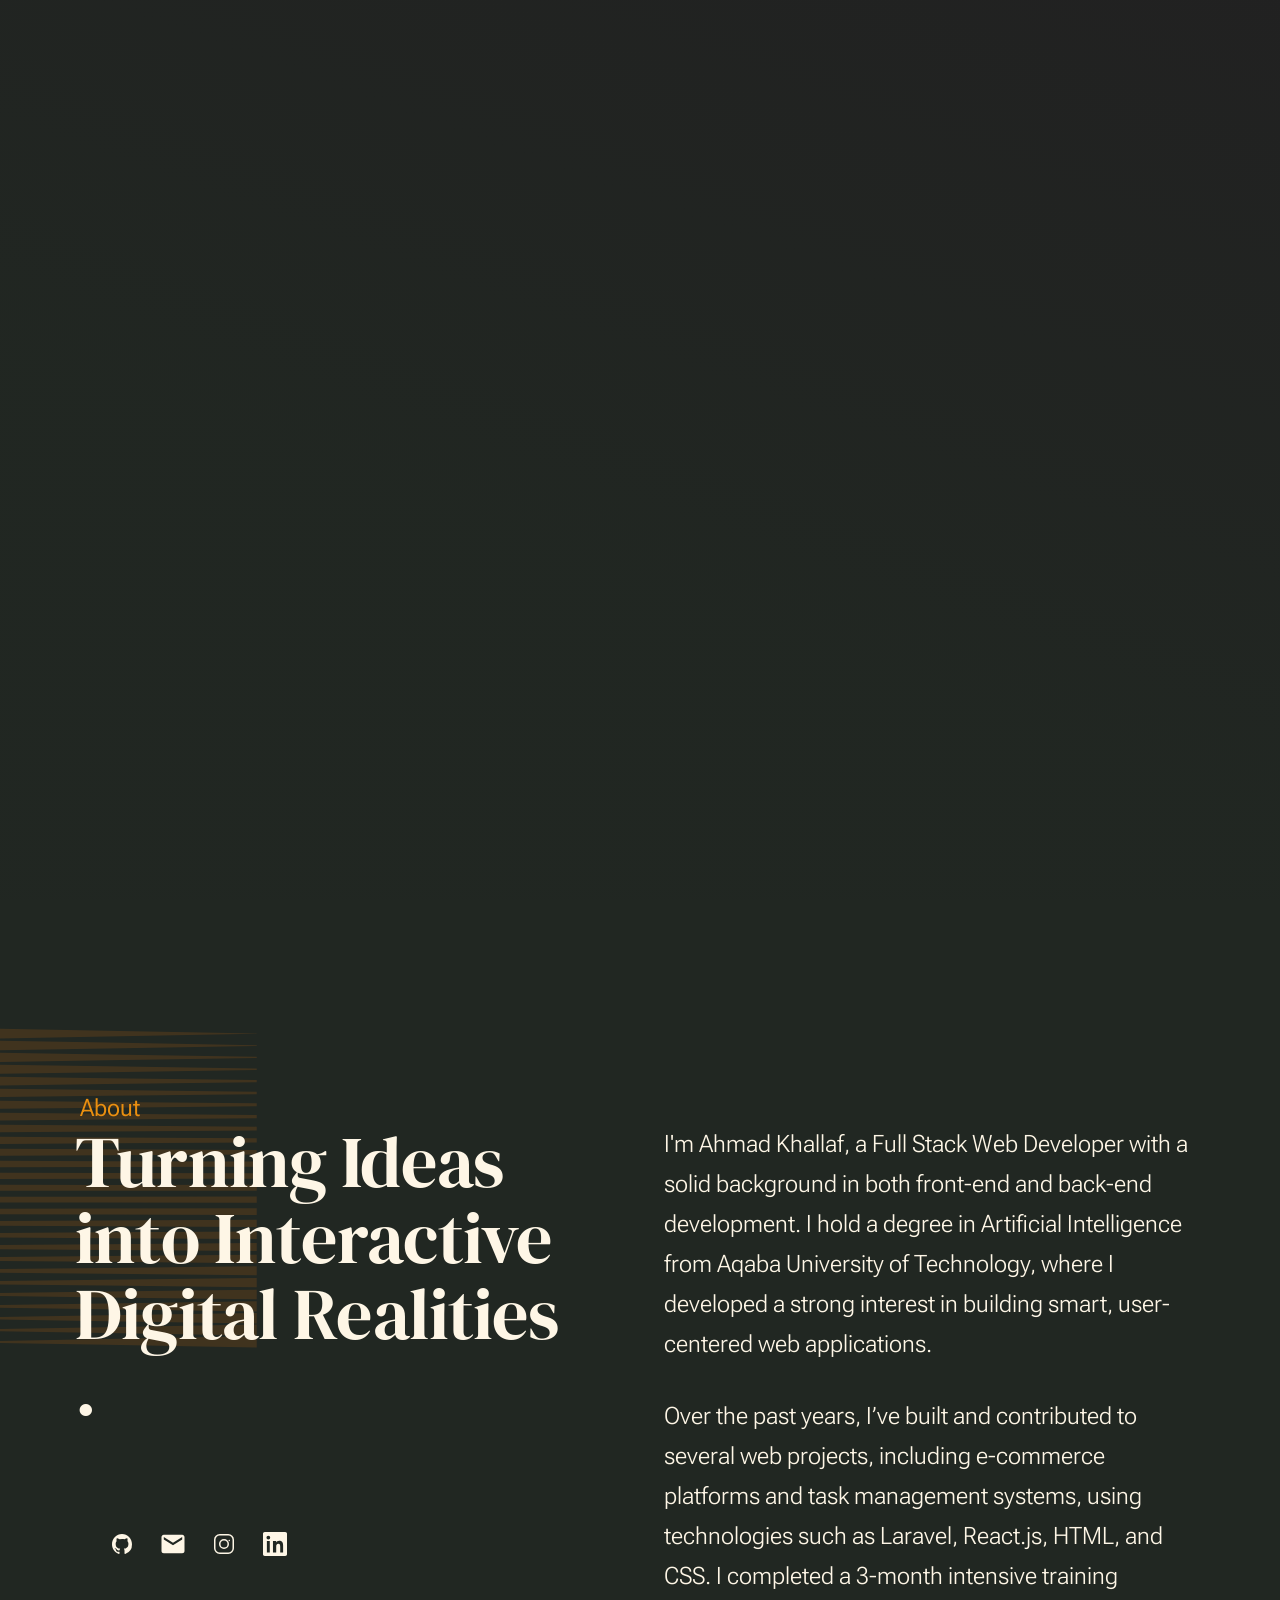
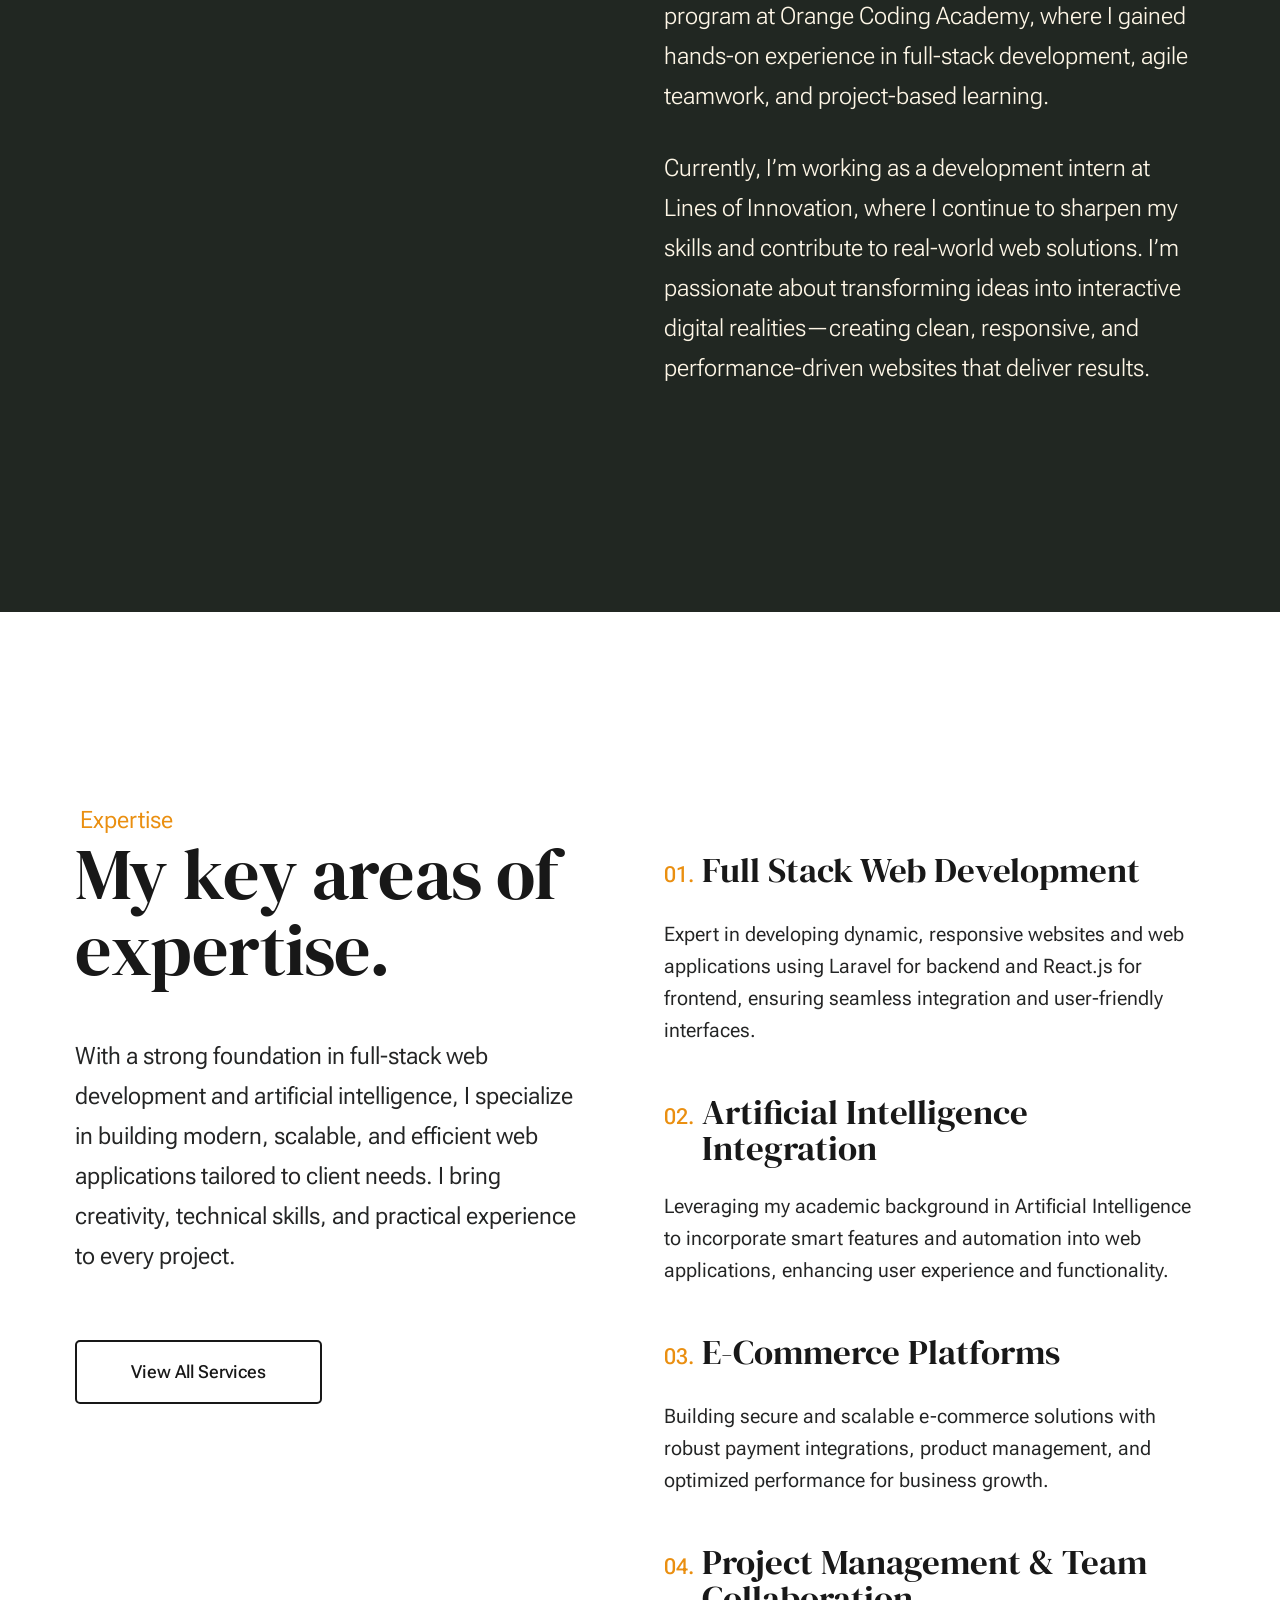
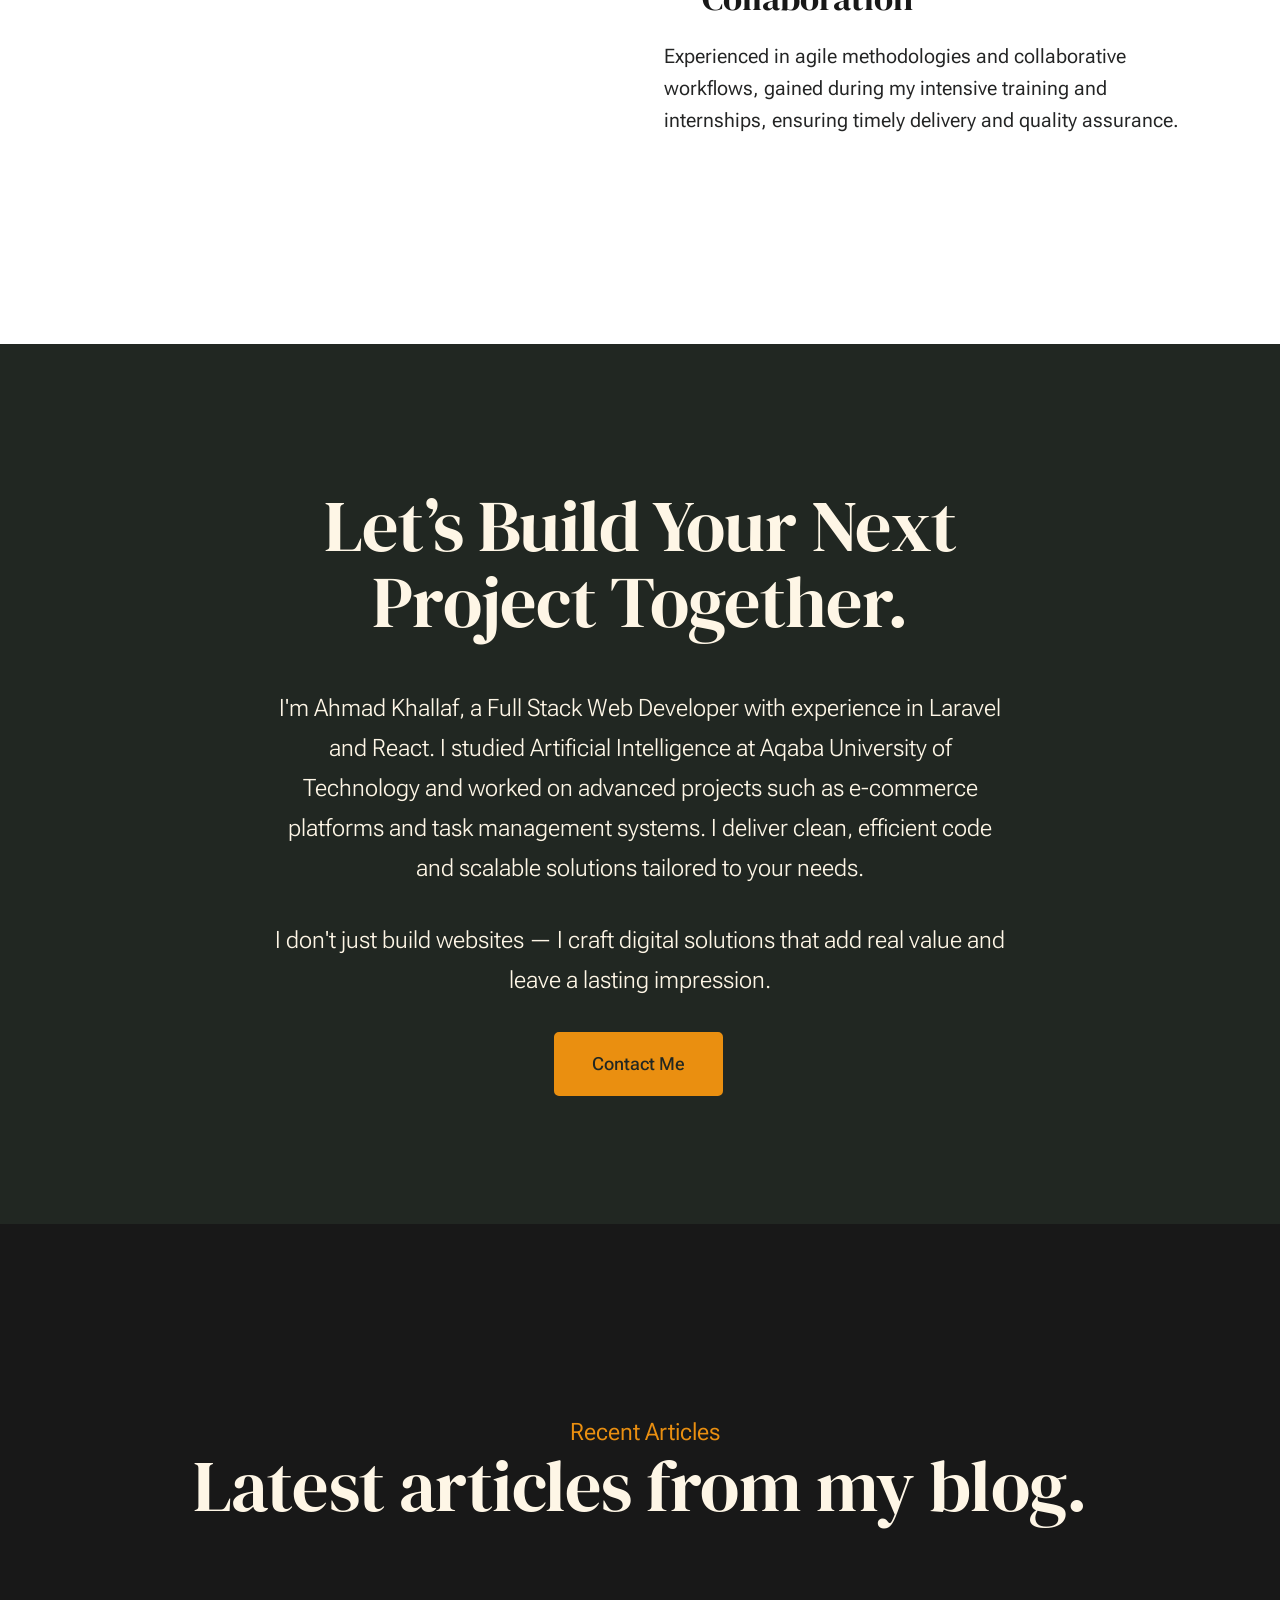
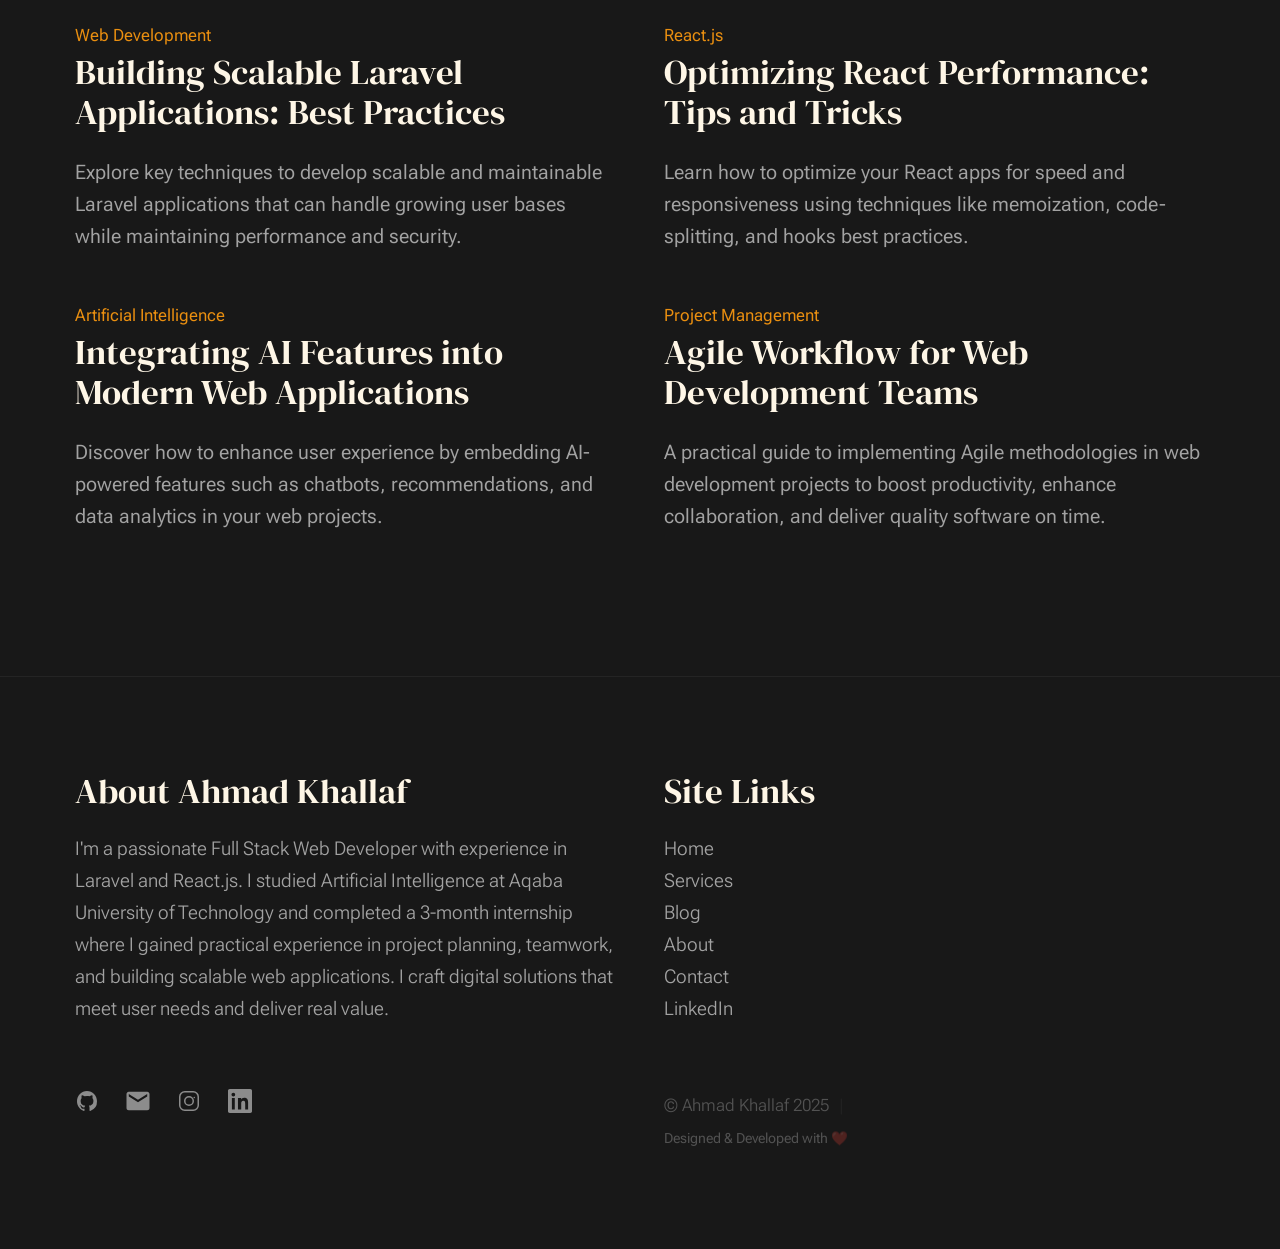
<file: index.html>
<!DOCTYPE html>
<html lang="en" class="no-js">

<head>

    <!--- basic page needs
    ================================================== -->
    <meta charset="utf-8">
    <meta name="viewport" content="width=device-width, initial-scale=1">
    <title>Ahmad khallaf</title>

    <script>
        document.documentElement.classList.remove('no-js');
        document.documentElement.classList.add('js');
    </script>

    <!-- CSS
    ================================================== -->
    <link rel="stylesheet" href="css/vendor.css">
    <link rel="stylesheet" href="css/styles.css">

    <!-- favicons
    ================================================== -->
    <link rel="apple-touch-icon" sizes="180x180" href="./Blue and White Modern Computer Illustrative Tech Website Logo.png">
    <link rel="icon" type="image/png" sizes="32x32" href="./Blue and White Modern Computer Illustrative Tech Website Logo.png">
    <link rel="icon" type="image/png" sizes="16x16" href="./Blue and White Modern Computer Illustrative Tech Website Logo.png">
    <link rel="manifest" href="site.webmanifest">

    <!-- font-awesome
    ================================================== -->
    <link rel="stylesheet" href="https://cdnjs.cloudflare.com/ajax/libs/font-awesome/6.5.0/css/all.min.css">

</head>


<body id="top">


    <!-- preloader
    ================================================== -->
    <div id="preloader">
        <div id="loader" class="dots-fade">
            <div></div>
            <div></div>
            <div></div>
        </div>
    </div>


    <!-- page wrap
    ================================================== -->
    <div id="page" class="s-pagewrap ss-home">


        <!-- # site header 
        ================================================== -->
        <header class="s-header">

            <div class="row s-header__inner width-sixteen-col">

                <div class="s-header__block">
                    <div class="s-header__logo">
                        <a class="logo" href="index.html">
                            <img src="images/شعار_شخصي_بنمط_تقليلي_نمطي_وباللون_البيج_والليلكي___1_-removebg-preview.png"
                                alt="Homepage" style="height: 8em;">
                        </a>
                    </div>

                    <a class="s-header__menu-toggle" href="#0"><span>Menu</span></a>
                </div> <!-- end s-header__block -->

                <nav class="s-header__nav">

                    <ul class="s-header__menu-links">
                        <li><a href="./about.html">About</a></li>
                        <li><a href="">Services</a></li>
                        <li><a href="">Journal</a></li>
                        <li><a href="">Contact</a></li>
                    </ul> <!-- s-header__menu-links -->

                    <div class="s-header__contact">
                        <a href="" class="btn btn--primary s-header__contact-btn">Let's Work Together</a>
                    </div> <!-- s-header__contact -->

                </nav> <!-- end s-header__nav -->

            </div> <!-- end s-header__inner -->

        </header> <!-- end s-header -->


        <!-- # site main content
        ================================================== -->
        <section id="content" class="s-content">

            <!-- intro
            ----------------------------------------------- -->
            <section id="intro" class="s-intro">

                <div class="row s-intro__content width-sixteen-col">

                    <div class="column lg-12 s-intro__content-inner grid-block">

                        <div class="s-intro__content-text">
                            <div class="s-intro__content-pretitle text-pretitle">Hello, I'm Ahmad</div>
                            <h1 class="s-intro__content-title">
                                I build modern <br>
                                and responsive websites <br>
                                tailored to your <br>
                                business goals.
                            </h1>

                        </div> <!-- s-intro__content-text -->

                        <div class="s-intro__content-media">
                            <div class="s-intro__content-media-inner">
                                <img src="images/9a811990-7f1a-4d2b-9ab8-8eb5acfe76e2-removebg-preview.png" alt=""
                                    style="border-radius: 20px;">
                                <div class="lines">
                                    <span></span>
                                </div>
                            </div>
                        </div>
                        <!-- s-intro__content-media -->

                        <div class="s-intro__scroll-down">
                            <a href="#about" class="smoothscroll">
                                <div class="scroll-icon">
                                    <svg xmlns="http://www.w3.org/2000/svg" viewBox="0 0 24 24" width="36" height="36"
                                        fill="none" stroke="#97b34a" stroke-width="1" stroke-linecap="round"
                                        stroke-linejoin="round">&lt;!--! Atomicons Free 1.00 by @atisalab License -
                                        https://atomicons.com/license/ (Icons: CC BY 4.0) Copyright 2021 Atomicons
                                        --&gt;<polyline points="7 13 12 18 17 13"></polyline>
                                        <line x1="12" y1="18" x2="12" y2="6"></line>
                                    </svg>
                                </div>
                                <span>Scroll for more</span>
                            </a>
                        </div> <!-- s-intro__scroll-down -->

                    </div> <!-- s-intro__content-inner -->

                </div> <!-- s-intro__content -->

            </section> <!-- end s-intro -->

            <!-- about
            ----------------------------------------------- -->
            <section id="about" class="s-about target-section">

                <div class="row s-about__content width-sixteen-col">
                    <div class="column grid-block grid-section-split">

                        <img src="images/geometric_shape.svg" alt="" class="s-about__content-imgbg">

                        <div class="section-header grid-section-split__header">
                            <div class="text-pretitle">About</div>
                            <h2 class="text-display-title">
                                Turning Ideas into Interactive Digital Realities .
                            </h2>
                        </div> <!-- end section-header -->

                        <div class="s-about__content-main grid-section-split__primary">
                            <p class="attention-getter">

                                I'm Ahmad Khallaf, a Full Stack Web Developer with a solid background in both front-end
                                and back-end development. I hold a degree in Artificial Intelligence from Aqaba
                                University of Technology, where I developed a strong interest in building smart,
                                user-centered web applications.


                            </p>

                            <p class="attention-getter">

                                Over the past years, I’ve built and contributed to several web projects, including
                                e-commerce platforms and task management systems, using technologies such as Laravel,
                                React.js, HTML, and CSS. I completed a 3-month intensive training program at Orange
                                Coding Academy, where I gained hands-on experience in full-stack development, agile
                                teamwork, and project-based learning.


                            </p>

                            <p class="attention-getter">

                                Currently, I’m working as a development intern at Lines of Innovation, where I continue
                                to sharpen my skills and contribute to real-world web solutions. I’m passionate about
                                transforming ideas into interactive digital realities—creating clean, responsive, and
                                performance-driven websites that deliver results.


                            </p>
                        </div> <!-- end s-about__content-main -->

                        <div class="s-about__content-btn grid-section-split__bottom">
                            <!-- <a href="about.html" class="btn btn--stroke u-fullwidth">More About Me</a> -->

                            <ul class="s-about__social social-list"
                                style="list-style: none; padding: 0; display: flex; gap: 15px;">
                                <li>
                                    <a href="https://github.com/Ahmad-Khallaf05" target="_blank"
                                        rel="noopener noreferrer" style="display: flex; align-items: center;">
                                        <span
                                            style="display: inline-flex; align-items: center; justify-content: center; width: 24px; height: 24px;">
                                            <!-- GitHub SVG Icon -->
                                            <svg xmlns="http://www.w3.org/2000/svg" width="24" height="24"
                                                viewBox="0 0 24 24" style="fill:rgba(0, 0, 0, 1);">
                                                <path d="M12 2C6.48 2 2 6.58 2 12.26c0 4.5 2.87 8.32 6.84 9.67.5.1.68-.22.68-.48 
                             0-.24-.01-.87-.01-1.7-2.78.61-3.37-1.37-3.37-1.37-.46-1.2-1.12-1.52-1.12-1.52-.92-.64.07-.63.07-.63 
                             1.02.07 1.56 1.07 1.56 1.07.9 1.57 2.36 1.12 2.94.85.09-.67.35-1.12.63-1.38-2.22-.26-4.56-1.13-4.56-5 
                             0-1.1.39-2 1.03-2.71-.1-.26-.45-1.32.1-2.74 0 0 .84-.27 2.75 1.03a9.29 9.29 0 0 1 2.5-.34c.85 0 
                             1.7.12 2.5.34 1.91-1.3 2.75-1.03 2.75-1.03.55 1.42.2 2.48.1 2.74.64.71 1.03 1.61 1.03 2.71 
                             0 3.88-2.34 4.73-4.57 4.98.36.32.68.94.68 1.9 0 1.37-.01 2.47-.01 2.8 0 .27.18.59.69.48A10.01 
                             10.01 0 0 0 22 12.26C22 6.58 17.52 2 12 2z" />
                                            </svg>
                                        </span>
                                        <span class="u-screen-reader-text">GitHub</span>
                                    </a>
                                </li>

                                <li>
                                    <a href="mailto:a.khallaf905@gmail.com" target="_blank"
                                        rel="noopener noreferrer" style="display: flex; align-items: center;">
                                        <span
                                            style="display: inline-flex; align-items: center; justify-content: center; width: 24px; height: 24px; transform: scale(1.15); transform-origin: center;">
                                            <!-- Email SVG Icon - Outline Envelope -->
                                            <svg xmlns="http://www.w3.org/2000/svg" width="24" height="24"
                                                viewBox="0 0 24 24" style="fill:rgba(0, 0, 0, 1);">
                                                <path d="M20 4H4c-1.1 0-2 .9-2 2v12c0 1.1.9 2 
                             2 2h16c1.1 0 2-.9 2-2V6c0-1.1-.9-2-2-2zm0 
                             4-8 5-8-5V6l8 5 8-5v2z" />
                                            </svg>
                                        </span>
                                        <span class="u-screen-reader-text">Email</span>
                                    </a>
                                </li>

                                <li>
                                    <a href="https://www.instagram.com/ahm.kh_05?utm_source=ig_web_button_share_sheet&igsh=ZDNlZDc0MzIxNw=="
                                        target="_blank" rel="noopener noreferrer"
                                        style="display: flex; align-items: center;">
                                        <span
                                            style="display: inline-flex; align-items: center; justify-content: center; width: 24px; height: 24px;">
                                            <!-- Instagram SVG Icon -->
                                            <svg xmlns="http://www.w3.org/2000/svg" width="24" height="24"
                                                viewBox="0 0 24 24" style="fill:rgba(0, 0, 0, 1);">
                                                <path
                                                    d="M7.75 2h8.5A5.75 5.75 0 0 1 22 7.75v8.5A5.75 5.75 0 0 1 16.25 22h-8.5A5.75 5.75 0 0 1 2 16.25v-8.5A5.75 5.75 0 0 1 7.75 2Zm0 1.5A4.25 4.25 0 0 0 3.5 7.75v8.5A4.25 4.25 0 0 0 7.75 20.5h8.5a4.25 4.25 0 0 0 4.25-4.25v-8.5A4.25 4.25 0 0 0 16.25 3.5h-8.5ZM12 7a5 5 0 1 1 0 10 5 5 0 0 1 0-10Zm0 1.5a3.5 3.5 0 1 0 0 7 3.5 3.5 0 0 0 0-7Zm5.25-.75a.75.75 0 1 1 0 1.5.75.75 0 0 1 0-1.5Z" />
                                            </svg>
                                        </span>
                                        <span class="u-screen-reader-text">Instagram</span>
                                    </a>
                                </li>

                                <li>
                                    <a href="https://www.linkedin.com/in/ahmad-khallaf-15b66a2b7/" target="_blank"
                                        rel="noopener noreferrer" style="display: flex; align-items: center;">
                                        <span
                                            style="display: inline-flex; align-items: center; justify-content: center; width: 24px; height: 24px;">
                                            <!-- LinkedIn SVG Icon -->
                                            <svg xmlns="http://www.w3.org/2000/svg" width="24" height="24"
                                                viewBox="0 0 24 24" style="fill:rgba(0, 0, 0, 1);">
                                                <path
                                                    d="M20.447 20.452H17.2v-5.569c0-1.328-.027-3.037-1.85-3.037-1.854 0-2.137 1.446-2.137 2.94v5.666h-3.248V9h3.123v1.561h.045
                             c.435-.825 1.497-1.694 3.078-1.694 3.293 0 3.9 2.166 3.9 4.984v6.601zM5.337 7.433a1.88 1.88 0 1 1 0-3.76
                             1.88 1.88 0 0 1 0 3.76zM6.789 20.452H3.888V9h2.901v11.452zM22.225 0H1.771C.792 0 0 .774 0 1.729v20.542C0
                             23.225.792 24 1.771 24h20.451C23.2 24 24 23.225 24 22.271V1.729C24 .774 23.2 0 22.222 0z" />
                                            </svg>
                                        </span>
                                        <span class="u-screen-reader-text">LinkedIn</span>
                                    </a>
                                </li>
                            </ul>
                            <!-- end s-footer__social -->
                        </div> <!-- end s-about__content-btn -->

                    </div> <!-- content-inner -->
                </div>

            </section> <!-- end s-about -->

            <!-- expertise
----------------------------------------------- -->
            <section id="expertise" class="s-expertise">

                <div class="row s-expertise__content width-sixteen-col">
                    <div class="column xl-12 grid-block grid-section-split">

                        <div class="section-header grid-section-split__header">
                            <div class="text-pretitle">Expertise</div>
                            <h2 class="text-display-title">
                                My key areas of expertise.
                            </h2>

                            <p class="lead">
                                With a strong foundation in full-stack web development and artificial intelligence, I
                                specialize in building
                                modern, scalable, and efficient web applications tailored to client needs. I bring
                                creativity, technical skills,
                                and practical experience to every project.
                            </p>
                        </div> <!-- end section-header -->

                        <div class="s-expertise__content-main grid-section-split__primary">

                            <div class="grid-list-items list-items show-ctr">

                                <div class="grid-list-items__item list-items__item">
                                    <div class="grid-list-items__title list-items__item-header">
                                        <h3 class="list-items__item-title">Full Stack Web Development</h3>
                                    </div>
                                    <div class="grid-list-items__text list-items__item-text">
                                        <p>
                                            Expert in developing dynamic, responsive websites and web applications using
                                            Laravel for backend and React.js for frontend,
                                            ensuring seamless integration and user-friendly interfaces.
                                        </p>
                                    </div>
                                </div> <!-- list-item -->

                                <div class="grid-list-items__item list-items__item">
                                    <div class="grid-list-items__title list-items__item-header">
                                        <h3 class="list-items__item-title">Artificial Intelligence Integration</h3>
                                    </div>
                                    <div class="grid-list-items__text list-items__item-text">
                                        <p>
                                            Leveraging my academic background in Artificial Intelligence to incorporate
                                            smart features and automation
                                            into web applications, enhancing user experience and functionality.
                                        </p>
                                    </div>
                                </div> <!-- list-expertise__item -->

                                <div class="grid-list-items__item list-items__item">
                                    <div class="grid-list-items__title list-items__item-header">
                                        <h3 class="list-items__item-title">E-Commerce Platforms</h3>
                                    </div>
                                    <div class="grid-list-items__text list-items__item-text">
                                        <p>
                                            Building secure and scalable e-commerce solutions with robust payment
                                            integrations, product management,
                                            and optimized performance for business growth.
                                        </p>
                                    </div>
                                </div> <!-- list-expertise__item -->

                                <div class="grid-list-items__item list-items__item">
                                    <div class="grid-list-items__title list-items__item-header">
                                        <h3 class="list-items__item-title">Project Management & Team Collaboration</h3>
                                    </div>
                                    <div class="grid-list-items__text list-items__item-text">
                                        <p>
                                            Experienced in agile methodologies and collaborative workflows, gained
                                            during my intensive training and internships,
                                            ensuring timely delivery and quality assurance.
                                        </p>
                                    </div>
                                </div> <!-- list-expertise__item -->

                            </div> <!-- grid-list-items -->
                        </div> <!-- end s-expertise__content-main -->

                        <div class="s-expertise__content-btn grid-section-split__bottom">
                            <a href="" class="btn btn--stroke u-fullwidth">View All Services</a>
                        </div> <!-- end s-about__content-btn -->

                    </div> <!-- end grid-block-->
                </div> <!-- end s-expertise__content -->

            </section> <!-- end s-expertise -->




            <!-- # cta
        ================================================== -->
            <section id="cta" class="s-cta">
                <div class="row row-x-center text-center">
                    <div class="column xl-8 lg-12">
                        <div class="s-cta__content">
                            <h2 class="text-display-title">
                                Let’s Build Your Next Project Together.
                            </h2>
                            <p class="lead">
                                I'm Ahmad Khallaf, a Full Stack Web Developer with experience in Laravel and React.
                                I studied Artificial Intelligence at Aqaba University of Technology and worked on
                                advanced projects such as e-commerce platforms and task management systems.
                                I deliver clean, efficient code and scalable solutions tailored to your needs.
                            </p>
                            <p class="lead">
                                I don't just build websites — I craft digital solutions that add real value and leave a
                                lasting impression.
                            </p>
                            <a href="" class="btn btn--primary">Contact Me</a>
                        </div>
                    </div>
                </div>
            </section>
            <!-- end s-cta -->

            <!-- # journal
        ================================================== -->
            <section id="journal" class="s-journal">

                <div class="row s-journal__content width-sixteen-col">
                    <div class="column xl-12 grid-block">

                        <div class="grid-full section-header text-center">
                            <div class="text-pretitle">Recent Articles</div>
                            <h2 class="text-display-title">
                                Latest articles from my blog.
                            </h2>
                        </div> <!-- end section-header -->

                        <div class="grid-full s-journal__content-main grid-list-items">

                            <div class="grid-list-items__item blog-card">
                                <div class="blog-card__header">
                                    <div class="blog-card__cat-links">
                                        <a href="#">Web Development</a>
                                    </div>
                                    <h3 class="blog-card__title"><a href="#">Building Scalable Laravel Applications:
                                            Best Practices</a></h3>
                                </div>
                                <div class="blog-card__text">
                                    <p>
                                        Explore key techniques to develop scalable and maintainable Laravel applications
                                        that can handle growing user bases
                                        while maintaining performance and security.
                                    </p>
                                </div>
                            </div> <!-- end blog-card -->

                            <div class="grid-list-items__item blog-card">
                                <div class="blog-card__header">
                                    <div class="blog-card__cat-links">
                                        <a href="#">React.js</a>
                                    </div>
                                    <h3 class="blog-card__title"><a href="#">Optimizing React Performance: Tips and
                                            Tricks</a></h3>
                                </div>
                                <div class="blog-card__text">
                                    <p>
                                        Learn how to optimize your React apps for speed and responsiveness using
                                        techniques like memoization, code-splitting,
                                        and hooks best practices.
                                    </p>
                                </div>
                            </div> <!-- end blog-card -->

                            <div class="grid-list-items__item blog-card">
                                <div class="blog-card__header">
                                    <div class="blog-card__cat-links">
                                        <a href="#">Artificial Intelligence</a>
                                    </div>
                                    <h3 class="blog-card__title"><a href="#">Integrating AI Features into Modern Web
                                            Applications</a></h3>
                                </div>
                                <div class="blog-card__text">
                                    <p>
                                        Discover how to enhance user experience by embedding AI-powered features such as
                                        chatbots, recommendations,
                                        and data analytics in your web projects.
                                    </p>
                                </div>
                            </div> <!-- end blog-card -->

                            <div class="grid-list-items__item blog-card">
                                <div class="blog-card__header">
                                    <div class="blog-card__cat-links">
                                        <a href="#">Project Management</a>
                                    </div>
                                    <h3 class="blog-card__title"><a href="#">Agile Workflow for Web Development
                                            Teams</a></h3>
                                </div>
                                <div class="blog-card__text">
                                    <p>
                                        A practical guide to implementing Agile methodologies in web development
                                        projects to boost productivity,
                                        enhance collaboration, and deliver quality software on time.
                                    </p>
                                </div>
                            </div> <!-- end blog-card -->

                        </div> <!-- end grid-list-items -->

                    </div> <!-- end grid-block-->
                </div> <!-- end s-journal__content -->

            </section> <!-- end s-journal -->



            <!-- # footer 
        ================================================== -->
            <footer class="s-footer">
                <div class="row s-footer__content">
                    <!-- About Section -->
                    <div class="column xl-6 lg-6 md-12 s-footer__block s-footer__about">
                        <h3>About Ahmad Khallaf</h3>
                        <p>
                            I'm a passionate Full Stack Web Developer with experience in Laravel and React.js.
                            I studied Artificial Intelligence at Aqaba University of Technology and completed a 3-month
                            internship
                            where I gained practical experience in project planning, teamwork, and building scalable web
                            applications.
                            I craft digital solutions that meet user needs and deliver real value.
                        </p>
                    </div>

                    <!-- Site Links -->
                    <div class="column xl-3 lg-6 md-12 s-footer__block s-footer__site-links">
                        <h3>Site Links</h3>
                        <ul class="link-list">
                            <li><a href="">Home</a></li>
                            <li><a href="">Services</a></li>
                            <li><a href="">Blog</a></li>
                            <li><a href="">About</a></li>
                            <li><a href="">Contact</a></li>
                            <li><a href="https://www.linkedin.com/in/ahmad-khallaf" target="_blank">LinkedIn</a></li>
                        </ul>
                    </div>
                </div>

                <div class="row s-footer__bottom">
                    <!-- Social Media -->
                    <div class="column xl-6 lg-12">
                        <ul class="s-footer__social social-list"
                            style="list-style: none; padding: 0; display: flex; gap: 15px;">
                            <li>
                                <a href="https://github.com/Ahmad-Khallaf05" target="_blank" rel="noopener noreferrer"
                                    style="display: flex; align-items: center;">
                                    <span
                                        style="display: inline-flex; align-items: center; justify-content: center; width: 24px; height: 24px;">
                                        <!-- GitHub SVG Icon -->
                                        <svg xmlns="http://www.w3.org/2000/svg" width="24" height="24"
                                            viewBox="0 0 24 24" style="fill:rgba(0, 0, 0, 1);">
                                            <path d="M12 2C6.48 2 2 6.58 2 12.26c0 4.5 2.87 8.32 6.84 9.67.5.1.68-.22.68-.48 
                             0-.24-.01-.87-.01-1.7-2.78.61-3.37-1.37-3.37-1.37-.46-1.2-1.12-1.52-1.12-1.52-.92-.64.07-.63.07-.63 
                             1.02.07 1.56 1.07 1.56 1.07.9 1.57 2.36 1.12 2.94.85.09-.67.35-1.12.63-1.38-2.22-.26-4.56-1.13-4.56-5 
                             0-1.1.39-2 1.03-2.71-.1-.26-.45-1.32.1-2.74 0 0 .84-.27 2.75 1.03a9.29 9.29 0 0 1 2.5-.34c.85 0 
                             1.7.12 2.5.34 1.91-1.3 2.75-1.03 2.75-1.03.55 1.42.2 2.48.1 2.74.64.71 1.03 1.61 1.03 2.71 
                             0 3.88-2.34 4.73-4.57 4.98.36.32.68.94.68 1.9 0 1.37-.01 2.47-.01 2.8 0 .27.18.59.69.48A10.01 
                             10.01 0 0 0 22 12.26C22 6.58 17.52 2 12 2z" />
                                        </svg>
                                    </span>
                                    <span class="u-screen-reader-text">GitHub</span>
                                </a>
                            </li>

                            <li>
                                <a href="mailto:a.khallaf905@gmail.com" target="_blank" rel="noopener noreferrer"
                                    style="display: flex; align-items: center;">
                                    <span
                                        style="display: inline-flex; align-items: center; justify-content: center; width: 24px; height: 24px; transform: scale(1.15); transform-origin: center;">
                                        <!-- Email SVG Icon - Outline Envelope -->
                                        <svg xmlns="http://www.w3.org/2000/svg" width="24" height="24"
                                            viewBox="0 0 24 24" style="fill:rgba(0, 0, 0, 1);">
                                            <path d="M20 4H4c-1.1 0-2 .9-2 2v12c0 1.1.9 2 
                             2 2h16c1.1 0 2-.9 2-2V6c0-1.1-.9-2-2-2zm0 
                             4-8 5-8-5V6l8 5 8-5v2z" />
                                        </svg>
                                    </span>
                                    <span class="u-screen-reader-text">Email</span>
                                </a>
                            </li>

                            <li>
                                <a href="https://www.instagram.com/ahm.kh_05?utm_source=ig_web_button_share_sheet&igsh=ZDNlZDc0MzIxNw=="
                                    target="_blank" rel="noopener noreferrer"
                                    style="display: flex; align-items: center;">
                                    <span
                                        style="display: inline-flex; align-items: center; justify-content: center; width: 24px; height: 24px;">
                                        <!-- Instagram SVG Icon -->
                                        <svg xmlns="http://www.w3.org/2000/svg" width="24" height="24"
                                            viewBox="0 0 24 24" style="fill:rgba(0, 0, 0, 1);">
                                            <path
                                                d="M7.75 2h8.5A5.75 5.75 0 0 1 22 7.75v8.5A5.75 5.75 0 0 1 16.25 22h-8.5A5.75 5.75 0 0 1 2 16.25v-8.5A5.75 5.75 0 0 1 7.75 2Zm0 1.5A4.25 4.25 0 0 0 3.5 7.75v8.5A4.25 4.25 0 0 0 7.75 20.5h8.5a4.25 4.25 0 0 0 4.25-4.25v-8.5A4.25 4.25 0 0 0 16.25 3.5h-8.5ZM12 7a5 5 0 1 1 0 10 5 5 0 0 1 0-10Zm0 1.5a3.5 3.5 0 1 0 0 7 3.5 3.5 0 0 0 0-7Zm5.25-.75a.75.75 0 1 1 0 1.5.75.75 0 0 1 0-1.5Z" />
                                        </svg>
                                    </span>
                                    <span class="u-screen-reader-text">Instagram</span>
                                </a>
                            </li>

                            <li>
                                <a href="https://www.linkedin.com/in/ahmad-khallaf-15b66a2b7/" target="_blank"
                                    rel="noopener noreferrer" style="display: flex; align-items: center;">
                                    <span
                                        style="display: inline-flex; align-items: center; justify-content: center; width: 24px; height: 24px;">
                                        <!-- LinkedIn SVG Icon -->
                                        <svg xmlns="http://www.w3.org/2000/svg" width="24" height="24"
                                            viewBox="0 0 24 24" style="fill:rgba(0, 0, 0, 1);">
                                            <path
                                                d="M20.447 20.452H17.2v-5.569c0-1.328-.027-3.037-1.85-3.037-1.854 0-2.137 1.446-2.137 2.94v5.666h-3.248V9h3.123v1.561h.045
                             c.435-.825 1.497-1.694 3.078-1.694 3.293 0 3.9 2.166 3.9 4.984v6.601zM5.337 7.433a1.88 1.88 0 1 1 0-3.76
                             1.88 1.88 0 0 1 0 3.76zM6.789 20.452H3.888V9h2.901v11.452zM22.225 0H1.771C.792 0 0 .774 0 1.729v20.542C0
                             23.225.792 24 1.771 24h20.451C23.2 24 24 23.225 24 22.271V1.729C24 .774 23.2 0 22.222 0z" />
                                        </svg>
                                    </span>
                                    <span class="u-screen-reader-text">LinkedIn</span>
                                </a>
                            </li>
                        </ul>
                        <!-- end s-footer__social -->
                    </div>

                    <!-- Copyright -->
                    <div class="column xl-6 lg-12">
                        <p class="ss-copyright">
                            <span>© Ahmad Khallaf 2025</span><br>
                            <small>Designed & Developed with ❤️</small>
                        </p>
                    </div>
                </div>

                <!-- Back to Top -->
                <div class="ss-go-top">
                    <a class="smoothscroll" title="Back to Top" href="#top">
                        <svg xmlns="http://www.w3.org/2000/svg" viewBox="0 0 24 24" width="36" height="36" fill="none"
                            stroke="#ffffff" stroke-width="1" stroke-linecap="round" stroke-linejoin="round">
                            <polyline points="17 11 12 6 7 11"></polyline>
                            <line x1="12" y1="18" x2="12" y2="6"></line>
                        </svg>
                    </a>
                </div>
            </footer>

            <!-- end s-footer -->

    </div> <!-- end page-wrap -->

    <!-- Java Script
    ================================================== -->
    <script src="js/plugins.js"></script>
    <script src="js/main.js"></script>

</body>

<script>
    window.addEventListener('scroll', function () {
        const goTop = document.querySelector('.ss-go-top');
        if (window.scrollY > 100) {  // بعد التمرير 100 بكسل
            goTop.classList.add('show');
        } else {
            goTop.classList.remove('show');
        }
    });

</script>

</html>
</file>
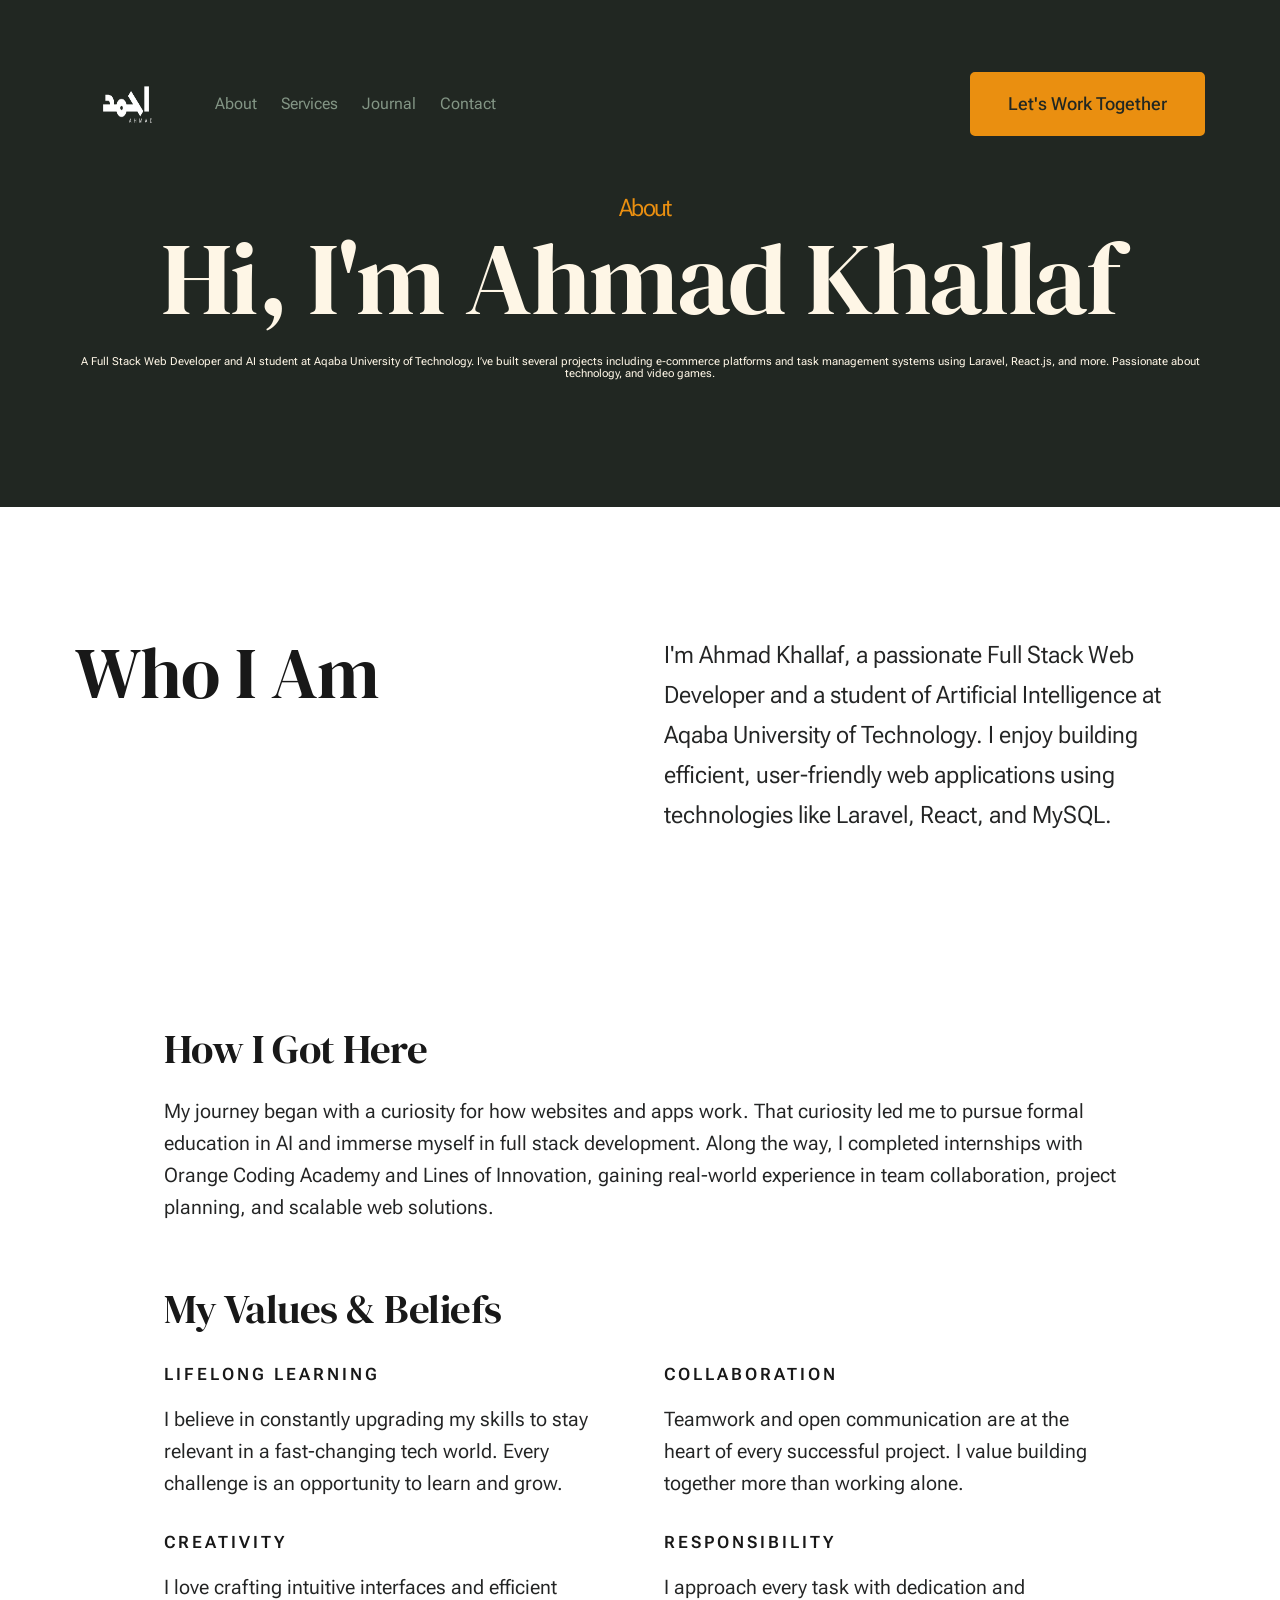
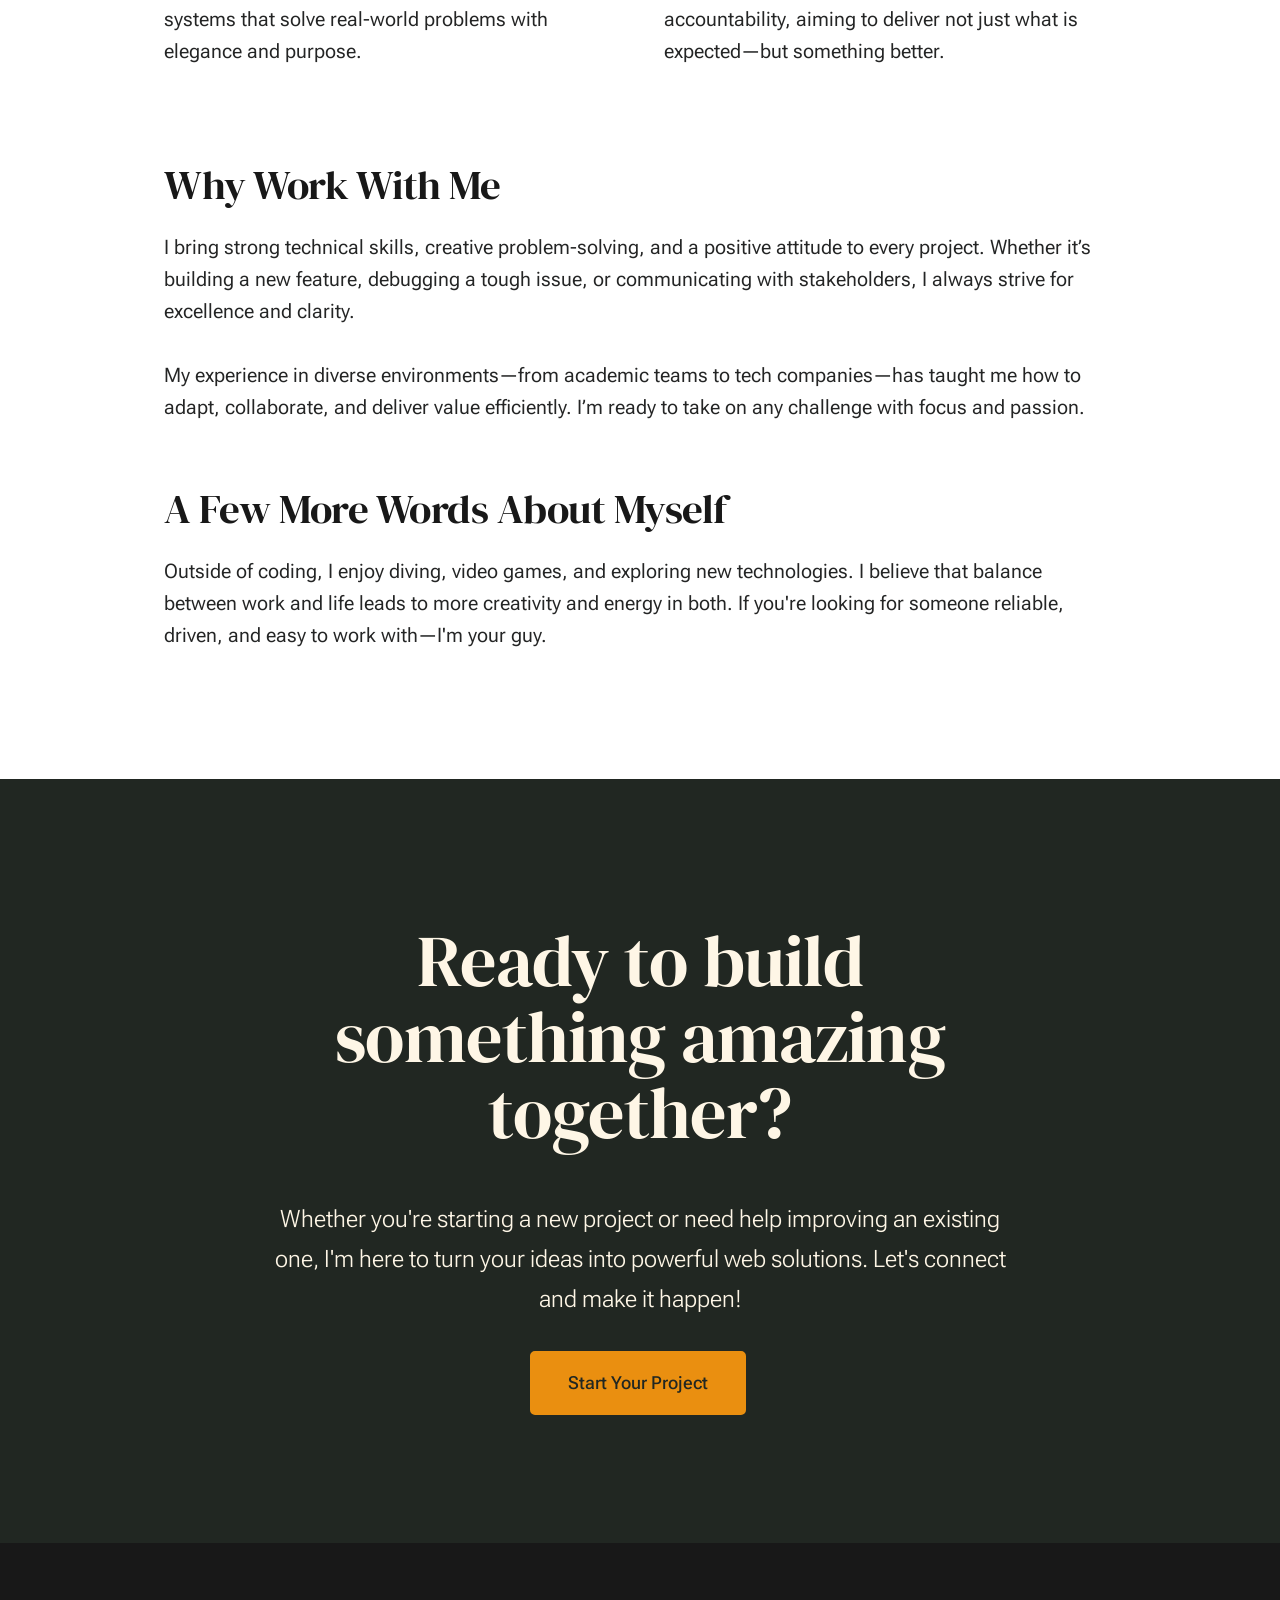
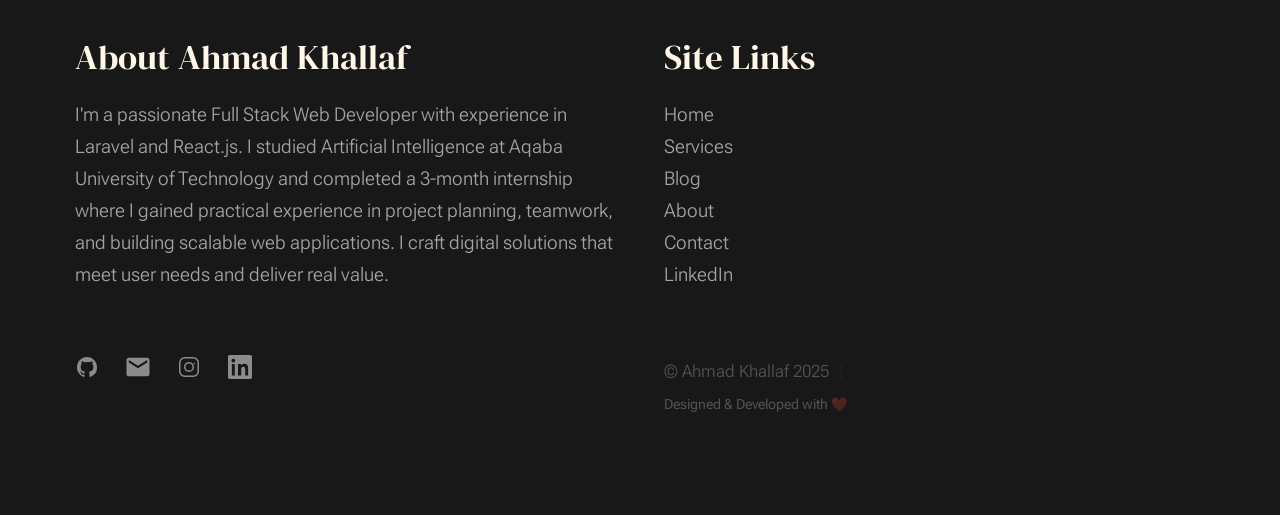
<file: about.html>
<!DOCTYPE html>
<html lang="en" class="no-js">

<head>

    <!--- basic page needs
    ================================================== -->
    <meta charset="utf-8">
    <meta name="viewport" content="width=device-width, initial-scale=1">
    <title>Ahmad khallaf</title>

    <script>
        document.documentElement.classList.remove('no-js');
        document.documentElement.classList.add('js');
    </script>

    <!-- CSS
    ================================================== -->
    <link rel="stylesheet" href="css/vendor.css">
    <link rel="stylesheet" href="css/styles.css">

    <!-- favicons
    ================================================== -->
    <link rel="apple-touch-icon" sizes="180x180"
        href="./Blue and White Modern Computer Illustrative Tech Website Logo.png">
    <link rel="icon" type="image/png" sizes="32x32"
        href="./Blue and White Modern Computer Illustrative Tech Website Logo.png">
    <link rel="icon" type="image/png" sizes="16x16"
        href="./Blue and White Modern Computer Illustrative Tech Website Logo.png">
    <link rel="manifest" href="site.webmanifest">

    <!-- font-awesome
    ================================================== -->
    <link rel="stylesheet" href="https://cdnjs.cloudflare.com/ajax/libs/font-awesome/6.5.0/css/all.min.css">

</head>


<body id="top">


    <!-- preloader
    ================================================== -->
    <div id="preloader">
        <div id="loader" class="dots-fade">
            <div></div>
            <div></div>
            <div></div>
        </div>
    </div>


    <!-- page wrap
    ================================================== -->
    <div id="page" class="s-pagewrap">


        <!-- # site header 
        ================================================== -->
        <header class="s-header">

            <div class="row s-header__inner width-sixteen-col">

                <div class="s-header__block">
                    <div class="s-header__logo">
                        <a class="logo" href="index.html">
                            <img src="images/شعار_شخصي_بنمط_تقليلي_نمطي_وباللون_البيج_والليلكي___1_-removebg-preview.png"
                                alt="Homepage" style="height: 8em;">
                        </a>
                    </div>

                    <a class="s-header__menu-toggle" href="#0"><span>Menu</span></a>
                </div> <!-- end s-header__block -->

                <nav class="s-header__nav">

                    <ul class="s-header__menu-links">
                        <li><a href="./about.html">About</a></li>
                        <li><a href="">Services</a></li>
                        <li><a href="">Journal</a></li>
                        <li><a href="">Contact</a></li>
                    </ul> <!-- s-header__menu-links -->

                    <div class="s-header__contact">
                        <a href="" class="btn btn--primary s-header__contact-btn">Let's Work Together</a>
                    </div> <!-- s-header__contact -->

                </nav> <!-- end s-header__nav -->

            </div> <!-- end s-header__inner -->

        </header> <!-- end s-header -->


        <!-- # site main content
        ================================================== -->
        <section id="content" class="s-content">

            <section class="s-pageheader pageheader">
                <div class="row">
                    <div class="column xl-12">
                        <h1 class="page-title">
                            <span class="page-title__small-type text-pretitle">About</span>
                            Hi, I'm Ahmad Khallaf
                        </h1>
                        <p style="margin-top: 10px; font-size: 1.1rem;" class="page-title">
                            A Full Stack Web Developer and AI student at Aqaba University of Technology. I’ve built
                            several projects including e-commerce platforms and task management systems using Laravel,
                            React.js, and more. Passionate about technology, and video games.
                        </p>
                    </div>
                </div>
            </section>
            <!-- end pageheader -->

            <section class="s-pagecontent pagecontent">

                <div class="row pageintro">
                    <div class="column xl-6 lg-12">
                        <h2 class="text-display-title">Who I Am</h2>
                    </div>
                    <div class="column xl-6 lg-12 u-flexitem-x-right">
                        <p class="lead">
                            I'm Ahmad Khallaf, a passionate Full Stack Web Developer and a student of Artificial
                            Intelligence at Aqaba University of Technology. I enjoy building efficient, user-friendly
                            web applications using technologies like Laravel, React, and MySQL.
                        </p>
                    </div>
                </div>

                <div class="row pagemedia">
                    <div class="column xl-12">
                        <figure class="page-media">
                            <!-- <img src="images/thumbs/about/about-1200.jpg" srcset="images/thumbs/about/about-2400.jpg 2400w, 
                             images/thumbs/about/about-1200.jpg 1200w, 
                             images/thumbs/about/about-600.jpg 600w" sizes="(max-width: 2400px) 100vw, 2400px"
                                alt="Ahmad Khallaf Working"> -->
                        </figure>
                    </div>
                </div>

                <div class="row width-narrower pagemain">
                    <div class="column xl-12">

                        <h2>How I Got Here</h2>
                        <p>
                            My journey began with a curiosity for how websites and apps work. That curiosity led me to
                            pursue formal education in AI and immerse myself in full stack development. Along the way, I
                            completed internships with Orange Coding Academy and Lines of Innovation, gaining real-world
                            experience in team collaboration, project planning, and scalable web solutions.
                        </p>

                        <h2 class="u-add-bottom">My Values & Beliefs</h2>

                        <div class="grid-list-items list-items">
                            <div class="grid-list-items__item list-items__item u-remove-bottom">
                                <div class="list-items__item-header">
                                    <h6 class="list-items__item-small-title">Lifelong Learning</h6>
                                </div>
                                <p>
                                    I believe in constantly upgrading my skills to stay relevant in a fast-changing tech
                                    world. Every challenge is an opportunity to learn and grow.
                                </p>
                            </div>
                            <div class="grid-list-items__item list-items__item u-remove-bottom">
                                <div class="list-items__item-header">
                                    <h6 class="list-items__item-small-title">Collaboration</h6>
                                </div>
                                <p>
                                    Teamwork and open communication are at the heart of every successful project. I
                                    value building together more than working alone.
                                </p>
                            </div>
                            <div class="grid-list-items__item list-items__item u-remove-bottom">
                                <div class="list-items__item-header">
                                    <h6 class="list-items__item-small-title">Creativity</h6>
                                </div>
                                <p>
                                    I love crafting intuitive interfaces and efficient systems that solve real-world
                                    problems with elegance and purpose.
                                </p>
                            </div>
                            <div class="grid-list-items__item list-items__item u-remove-bottom">
                                <div class="list-items__item-header">
                                    <h6 class="list-items__item-small-title">Responsibility</h6>
                                </div>
                                <p>
                                    I approach every task with dedication and accountability, aiming to deliver not just
                                    what is expected—but something better.
                                </p>
                            </div>
                        </div>

                        <h2>Why Work With Me</h2>
                        <p>
                            I bring strong technical skills, creative problem-solving, and a positive attitude to every
                            project. Whether it’s building a new feature, debugging a tough issue, or communicating with
                            stakeholders, I always strive for excellence and clarity.
                        </p>

                        <p>
                            My experience in diverse environments—from academic teams to tech companies—has taught me
                            how to adapt, collaborate, and deliver value efficiently. I’m ready to take on any challenge
                            with focus and passion.
                        </p>

                        <h2>A Few More Words About Myself</h2>
                        <p>
                            Outside of coding, I enjoy diving, video games, and exploring new technologies. I believe
                            that balance between work and life leads to more creativity and energy in both. If you're
                            looking for someone reliable, driven, and easy to work with—I'm your guy.
                        </p>

                    </div>
                </div>

            </section>
            <!-- pagecontent -->

           

        </section> <!-- s-content-->

        <!-- # cta
        ================================================== -->
        <section id="cta" class="s-cta">

            <div class="row row-x-center text-center">
                <div class="column xl-8 lg-12">

                    <div class="s-cta__content">
                        <h2 class="text-display-title">
                            Ready to build something amazing together?
                        </h2>
                        <p class="lead">
                            Whether you're starting a new project or need help improving an existing one, I'm here to
                            turn your ideas into powerful web solutions. Let's connect and make it happen!
                        </p>
                        <a href="" class="btn btn--primary">Start Your Project</a>
                    </div>

                </div>
            </div>

        </section>
        <!-- end s-cta -->


        <!-- # footer 
        ================================================== -->
        <footer class="s-footer">
            <div class="row s-footer__content">
                <!-- About Section -->
                <div class="column xl-6 lg-6 md-12 s-footer__block s-footer__about">
                    <h3>About Ahmad Khallaf</h3>
                    <p>
                        I'm a passionate Full Stack Web Developer with experience in Laravel and React.js.
                        I studied Artificial Intelligence at Aqaba University of Technology and completed a 3-month
                        internship
                        where I gained practical experience in project planning, teamwork, and building scalable web
                        applications.
                        I craft digital solutions that meet user needs and deliver real value.
                    </p>
                </div>

                <!-- Site Links -->
                <div class="column xl-3 lg-6 md-12 s-footer__block s-footer__site-links">
                    <h3>Site Links</h3>
                    <ul class="link-list">
                        <li><a href="">Home</a></li>
                        <li><a href="">Services</a></li>
                        <li><a href="">Blog</a></li>
                        <li><a href="">About</a></li>
                        <li><a href="">Contact</a></li>
                        <li><a href="https://www.linkedin.com/in/ahmad-khallaf" target="_blank">LinkedIn</a></li>
                    </ul>
                </div>
            </div>

            <div class="row s-footer__bottom">
                <!-- Social Media -->
                <div class="column xl-6 lg-12">
                    <ul class="s-footer__social social-list"
                        style="list-style: none; padding: 0; display: flex; gap: 15px;">
                        <li>
                            <a href="https://github.com/Ahmad-Khallaf05" target="_blank" rel="noopener noreferrer"
                                style="display: flex; align-items: center;">
                                <span
                                    style="display: inline-flex; align-items: center; justify-content: center; width: 24px; height: 24px;">
                                    <!-- GitHub SVG Icon -->
                                    <svg xmlns="http://www.w3.org/2000/svg" width="24" height="24" viewBox="0 0 24 24"
                                        style="fill:rgba(0, 0, 0, 1);">
                                        <path d="M12 2C6.48 2 2 6.58 2 12.26c0 4.5 2.87 8.32 6.84 9.67.5.1.68-.22.68-.48 
                             0-.24-.01-.87-.01-1.7-2.78.61-3.37-1.37-3.37-1.37-.46-1.2-1.12-1.52-1.12-1.52-.92-.64.07-.63.07-.63 
                             1.02.07 1.56 1.07 1.56 1.07.9 1.57 2.36 1.12 2.94.85.09-.67.35-1.12.63-1.38-2.22-.26-4.56-1.13-4.56-5 
                             0-1.1.39-2 1.03-2.71-.1-.26-.45-1.32.1-2.74 0 0 .84-.27 2.75 1.03a9.29 9.29 0 0 1 2.5-.34c.85 0 
                             1.7.12 2.5.34 1.91-1.3 2.75-1.03 2.75-1.03.55 1.42.2 2.48.1 2.74.64.71 1.03 1.61 1.03 2.71 
                             0 3.88-2.34 4.73-4.57 4.98.36.32.68.94.68 1.9 0 1.37-.01 2.47-.01 2.8 0 .27.18.59.69.48A10.01 
                             10.01 0 0 0 22 12.26C22 6.58 17.52 2 12 2z" />
                                    </svg>
                                </span>
                                <span class="u-screen-reader-text">GitHub</span>
                            </a>
                        </li>

                        <li>
                            <a href="mailto:a.khallaf905@gmail.com" target="_blank" rel="noopener noreferrer"
                                style="display: flex; align-items: center;">
                                <span
                                    style="display: inline-flex; align-items: center; justify-content: center; width: 24px; height: 24px; transform: scale(1.15); transform-origin: center;">
                                    <!-- Email SVG Icon - Outline Envelope -->
                                    <svg xmlns="http://www.w3.org/2000/svg" width="24" height="24" viewBox="0 0 24 24"
                                        style="fill:rgba(0, 0, 0, 1);">
                                        <path d="M20 4H4c-1.1 0-2 .9-2 2v12c0 1.1.9 2 
                             2 2h16c1.1 0 2-.9 2-2V6c0-1.1-.9-2-2-2zm0 
                             4-8 5-8-5V6l8 5 8-5v2z" />
                                    </svg>
                                </span>
                                <span class="u-screen-reader-text">Email</span>
                            </a>
                        </li>

                        <li>
                            <a href="https://www.instagram.com/ahm.kh_05?utm_source=ig_web_button_share_sheet&igsh=ZDNlZDc0MzIxNw=="
                                target="_blank" rel="noopener noreferrer" style="display: flex; align-items: center;">
                                <span
                                    style="display: inline-flex; align-items: center; justify-content: center; width: 24px; height: 24px;">
                                    <!-- Instagram SVG Icon -->
                                    <svg xmlns="http://www.w3.org/2000/svg" width="24" height="24" viewBox="0 0 24 24"
                                        style="fill:rgba(0, 0, 0, 1);">
                                        <path
                                            d="M7.75 2h8.5A5.75 5.75 0 0 1 22 7.75v8.5A5.75 5.75 0 0 1 16.25 22h-8.5A5.75 5.75 0 0 1 2 16.25v-8.5A5.75 5.75 0 0 1 7.75 2Zm0 1.5A4.25 4.25 0 0 0 3.5 7.75v8.5A4.25 4.25 0 0 0 7.75 20.5h8.5a4.25 4.25 0 0 0 4.25-4.25v-8.5A4.25 4.25 0 0 0 16.25 3.5h-8.5ZM12 7a5 5 0 1 1 0 10 5 5 0 0 1 0-10Zm0 1.5a3.5 3.5 0 1 0 0 7 3.5 3.5 0 0 0 0-7Zm5.25-.75a.75.75 0 1 1 0 1.5.75.75 0 0 1 0-1.5Z" />
                                    </svg>
                                </span>
                                <span class="u-screen-reader-text">Instagram</span>
                            </a>
                        </li>

                        <li>
                            <a href="https://www.linkedin.com/in/ahmad-khallaf-15b66a2b7/" target="_blank"
                                rel="noopener noreferrer" style="display: flex; align-items: center;">
                                <span
                                    style="display: inline-flex; align-items: center; justify-content: center; width: 24px; height: 24px;">
                                    <!-- LinkedIn SVG Icon -->
                                    <svg xmlns="http://www.w3.org/2000/svg" width="24" height="24" viewBox="0 0 24 24"
                                        style="fill:rgba(0, 0, 0, 1);">
                                        <path
                                            d="M20.447 20.452H17.2v-5.569c0-1.328-.027-3.037-1.85-3.037-1.854 0-2.137 1.446-2.137 2.94v5.666h-3.248V9h3.123v1.561h.045
                             c.435-.825 1.497-1.694 3.078-1.694 3.293 0 3.9 2.166 3.9 4.984v6.601zM5.337 7.433a1.88 1.88 0 1 1 0-3.76
                             1.88 1.88 0 0 1 0 3.76zM6.789 20.452H3.888V9h2.901v11.452zM22.225 0H1.771C.792 0 0 .774 0 1.729v20.542C0
                             23.225.792 24 1.771 24h20.451C23.2 24 24 23.225 24 22.271V1.729C24 .774 23.2 0 22.222 0z" />
                                    </svg>
                                </span>
                                <span class="u-screen-reader-text">LinkedIn</span>
                            </a>
                        </li>
                    </ul>
                    <!-- end s-footer__social -->
                </div>

                <!-- Copyright -->
                <div class="column xl-6 lg-12">
                    <p class="ss-copyright">
                        <span>© Ahmad Khallaf 2025</span><br>
                        <small>Designed & Developed with ❤️</small>
                    </p>
                </div>
            </div>

            <!-- Back to Top -->
            <div class="ss-go-top">
                <a class="smoothscroll" title="Back to Top" href="#top">
                    <svg xmlns="http://www.w3.org/2000/svg" viewBox="0 0 24 24" width="36" height="36" fill="none"
                        stroke="#ffffff" stroke-width="1" stroke-linecap="round" stroke-linejoin="round">
                        <polyline points="17 11 12 6 7 11"></polyline>
                        <line x1="12" y1="18" x2="12" y2="6"></line>
                    </svg>
                </a>
            </div>
        </footer> <!-- end s-footer -->

    </div> <!-- end page-wrap -->

    <!-- Java Script
    ================================================== -->
    <script src="js/plugins.js"></script>
    <script src="js/main.js"></script>

</body>

</html>
</file>
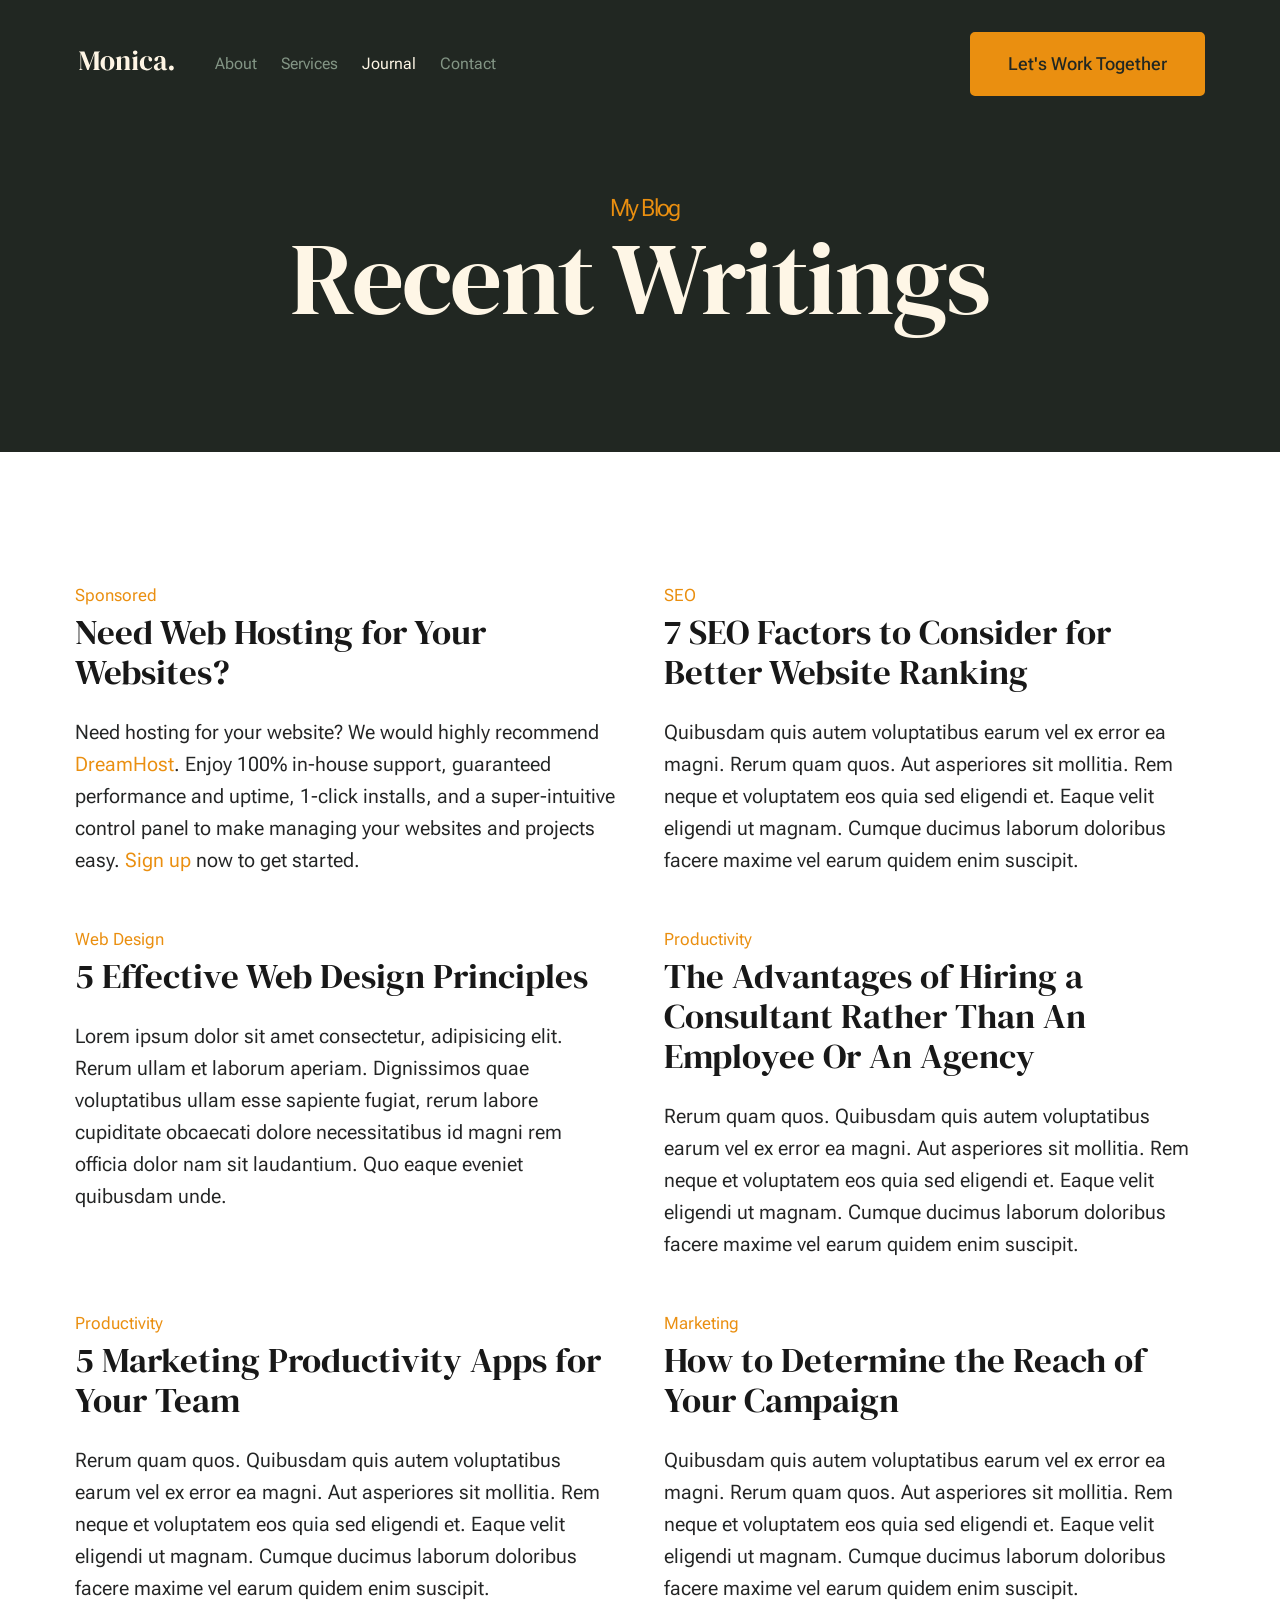
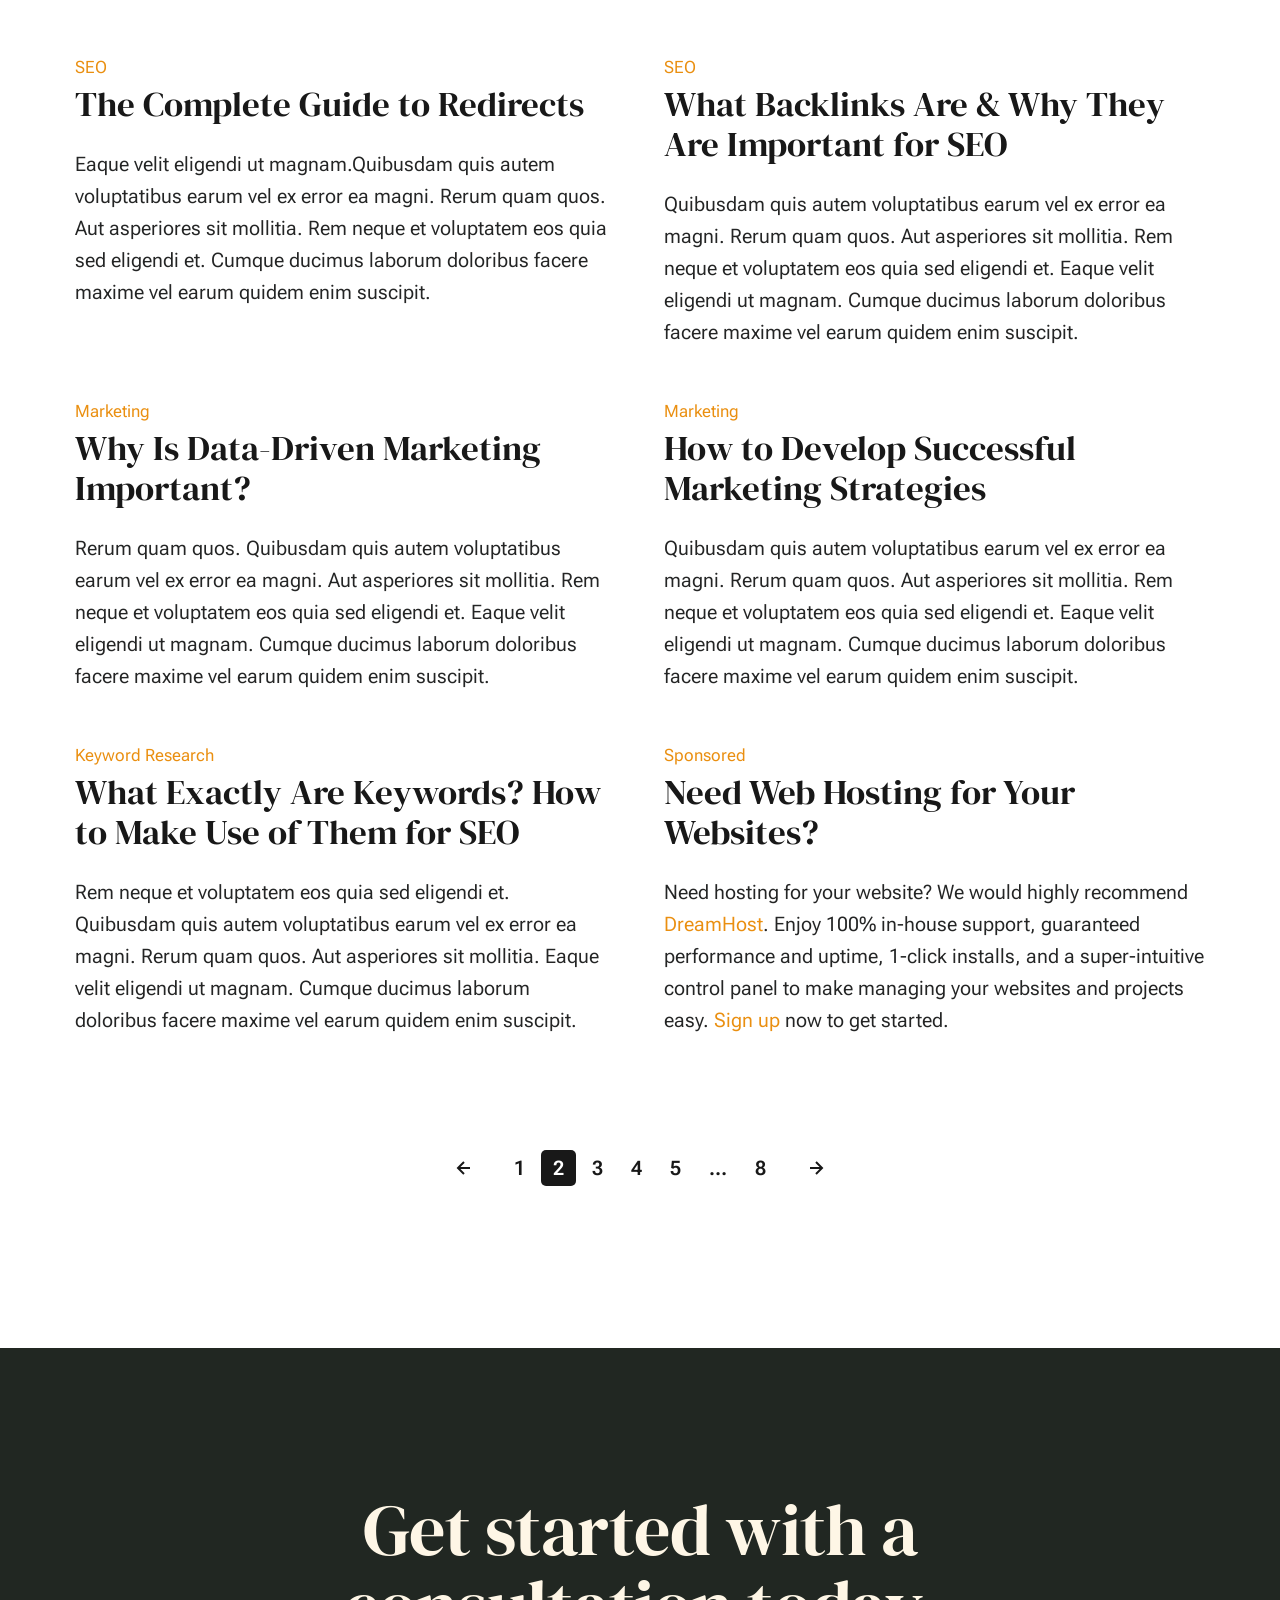
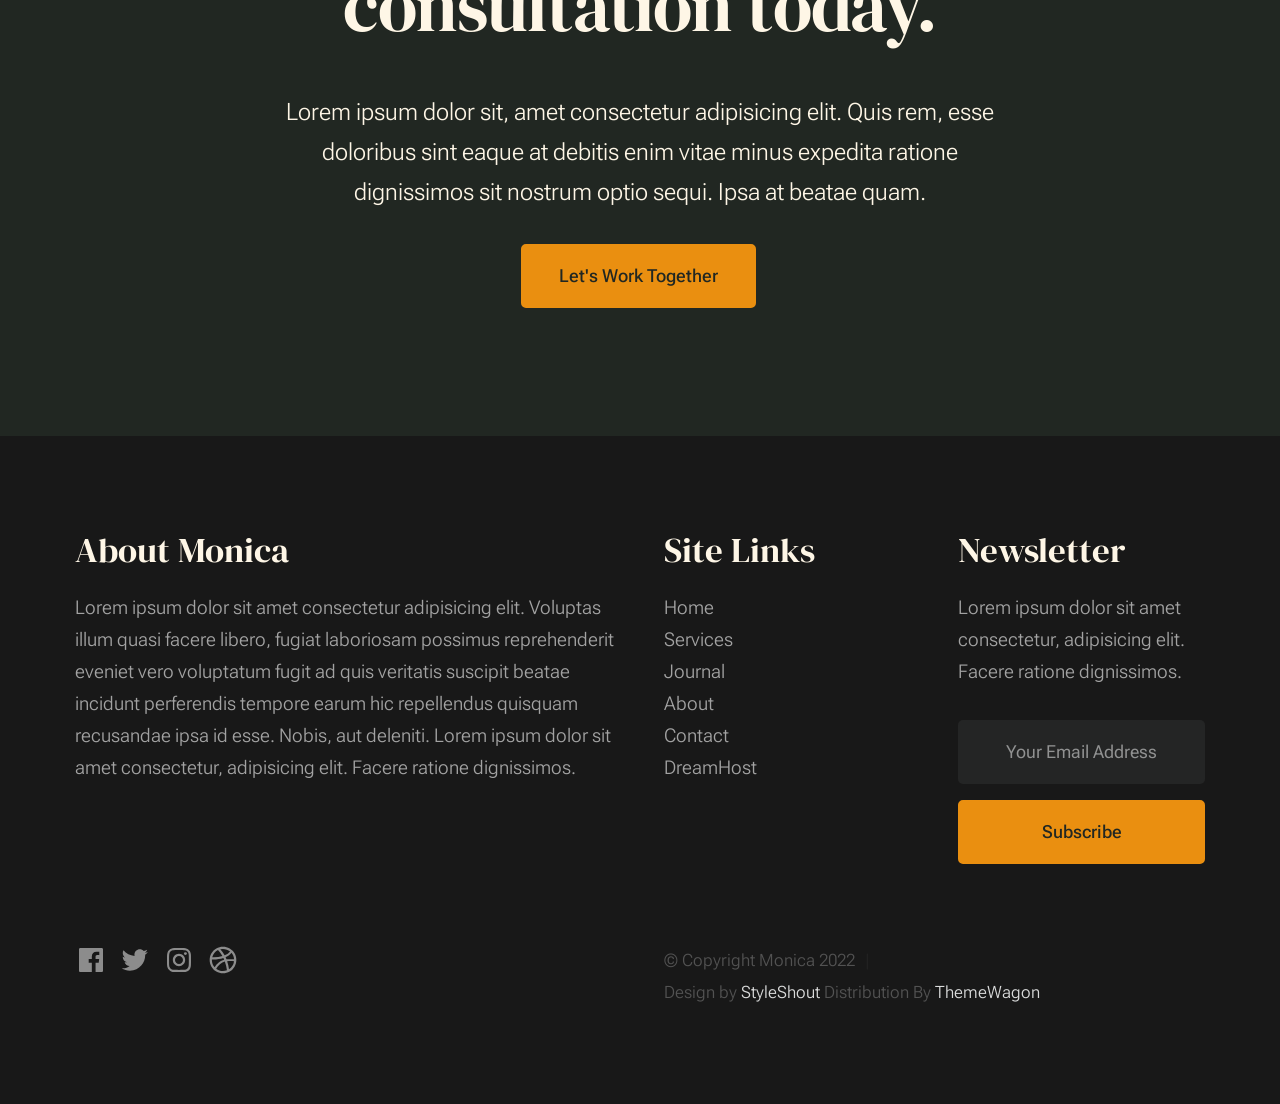
<file: blog.html>
<!DOCTYPE html>
<html lang="en" class="no-js" >
<head>

    <!--- basic page needs
    ================================================== -->
    <meta charset="utf-8">
    <meta name="viewport" content="width=device-width, initial-scale=1">
    <title>Blog - Monica</title>

    <script>
        document.documentElement.classList.remove('no-js');
        document.documentElement.classList.add('js');
    </script>

    <!-- CSS
    ================================================== -->
    <link rel="stylesheet" href="css/vendor.css">
    <link rel="stylesheet" href="css/styles.css">

    <!-- favicons
    ================================================== -->
    <link rel="apple-touch-icon" sizes="180x180" href="apple-touch-icon.png">
    <link rel="icon" type="image/png" sizes="32x32" href="favicon-32x32.png">
    <link rel="icon" type="image/png" sizes="16x16" href="favicon-16x16.png">
    <link rel="manifest" href="site.webmanifest">

</head>


<body id="top">


    <!-- preloader
    ================================================== -->
    <div id="preloader">
        <div id="loader" class="dots-fade">
            <div></div>
            <div></div>
            <div></div>
        </div>
    </div>


    <!-- page wrap
    ================================================== -->
    <div id="page" class="s-pagewrap">

        <!-- # site header 
        ================================================== -->
        <header class="s-header">

            <div class="row s-header__inner width-sixteen-col">

                <div class="s-header__block">
                    <div class="s-header__logo">
                        <a class="logo" href="index.html">
                            <img src="images/logo.svg" alt="Homepage">
                        </a>
                    </div>

                    <a class="s-header__menu-toggle" href="#0"><span>Menu</span></a>
                </div> <!-- end s-header__block -->

                <nav class="s-header__nav">
    
                    <ul class="s-header__menu-links">
                        <li><a href="about.html">About</a></li>
                        <li><a href="services.html">Services</a></li>
                        <li class="current"><a href="blog.html">Journal</a></li>
                        <li><a href="contact.html">Contact</a></li>
                    </ul> <!-- s-header__menu-links -->

                    <div class="s-header__contact">
                        <a href="contact.html" class="btn btn--primary s-header__contact-btn">Let's Work Together</a>                        
                    </div> <!-- s-header__contact -->
    
                </nav> <!-- end s-header__nav -->

            </div> <!-- end s-header__inner -->

        </header> <!-- end s-header -->


        <!-- # site main content
        ================================================== -->
        <section id="content" class="s-content">

               <section class="s-pageheader pageheader">
                    <div class="row">
                        <div class="column xl-12">
                            <h1 class="page-title">
                                <span class="page-title__small-type text-pretitle">My Blog</span>
                                Recent Writings
                            </h1>
                        </div>
                    </div>
               </section>   

               <section class="s-pagecontent pagecontent">

                    <div class="row">
                        <div class="column xl-12 grid-block">          
        
                            <!-- <div class="grid-full">         -->
                                <div class="grid-full grid-list-items">

                                    <div class="grid-list-items__item blog-card">
                                        <div class="blog-card__header">
                                            <div class="blog-card__cat-links">
                                                <a href="blog.html">Sponsored</a>
                                            </div>
                                            <h3 class="blog-card__title"><a href="https://www.dreamhost.com/r.cgi?287326">Need Web Hosting for Your Websites?</a></h3>
                                        </div>
                                        <div class="blog-card__text">
                                            <p>
                                            Need hosting for your website? We would highly recommend <a href="https://www.dreamhost.com/r.cgi?287326">DreamHost</a>.
                                            Enjoy 100% in-house support, guaranteed performance and uptime, 1-click installs, and a super-intuitive control 
                                            panel to make managing your websites and projects easy. <a href="https://www.dreamhost.com/r.cgi?287326">Sign up</a> now to get started.
                                            </p>
                                        </div>
                                    </div> <!-- end blog-card -->
                                    <div class="grid-list-items__item blog-card">
                                        <div class="blog-card__header">
                                            <div class="blog-card__cat-links">
                                                <a href="blog.html">SEO</a>
                                            </div>
                                            <h3 class="blog-card__title"><a href="single.html">7 SEO Factors to Consider for Better Website Ranking</a></h3>
                                        </div>
                                        <div class="blog-card__text">
                                            <p>
                                            Quibusdam quis autem voluptatibus earum vel ex error ea magni. Rerum quam quos. Aut asperiores 
                                            sit mollitia. Rem neque et voluptatem eos quia sed eligendi et. Eaque velit eligendi ut 
                                            magnam. Cumque ducimus laborum doloribus facere maxime vel earum quidem enim suscipit.
                                            </p>
                                        </div>
                                    </div> <!-- end blog-card -->
                                    <div class="grid-list-items__item blog-card">
                                        <div class="blog-card__header">
                                            <div class="blog-card__cat-links">
                                                <a href="blog.html">Web Design</a>
                                            </div>
                                            <h3 class="blog-card__title"><a href="single.html">5 Effective Web Design Principles</a></h3>
                                        </div>
                                        <div class="blog-card__text">
                                            <p>
                                            Lorem ipsum dolor sit amet consectetur, adipisicing elit. Rerum ullam et laborum aperiam. 
                                            Dignissimos quae voluptatibus ullam esse sapiente fugiat, rerum labore cupiditate obcaecati 
                                            dolore necessitatibus id magni rem officia dolor nam sit laudantium. Quo eaque eveniet quibusdam unde. 
                                            </p>
                                        </div>
                                    </div> <!-- end blog card -->
                                    <div class="grid-list-items__item blog-card">
                                        <div class="blog-card__header">
                                            <div class="blog-card__cat-links">
                                                <a href="blog.html">Productivity</a>
                                            </div>
                                            <h3 class="blog-card__title"><a href="single.html">The Advantages of Hiring a Consultant Rather Than An Employee Or An Agency</a></h3>
                                        </div>
                                        <div class="blog-card__text">
                                            <p>
                                            Rerum quam quos. Quibusdam quis autem voluptatibus earum vel ex error ea magni. Aut asperiores 
                                            sit mollitia. Rem neque et voluptatem eos quia sed eligendi et. Eaque velit eligendi ut 
                                            magnam. Cumque ducimus laborum doloribus facere maxime vel earum quidem enim suscipit.
                                            </p>
                                        </div>
                                    </div> <!-- end blog-card -->
                                    <div class="grid-list-items__item blog-card">
                                        <div class="blog-card__header">
                                            <div class="blog-card__cat-links">
                                                <a href="blog.html">Productivity</a>
                                            </div>
                                            <h3 class="blog-card__title"><a href="single.html">5 Marketing Productivity Apps for Your Team</a></h3>
                                        </div>
                                        <div class="blog-card__text">
                                            <p>
                                            Rerum quam quos. Quibusdam quis autem voluptatibus earum vel ex error ea magni. Aut asperiores 
                                            sit mollitia. Rem neque et voluptatem eos quia sed eligendi et. Eaque velit eligendi ut 
                                            magnam. Cumque ducimus laborum doloribus facere maxime vel earum quidem enim suscipit.
                                            </p>
                                        </div>
                                    </div> <!-- end blog-card -->
                                    <div class="grid-list-items__item blog-card">
                                        <div class="blog-card__header">
                                            <div class="blog-card__cat-links">
                                                <a href="blog.html">Marketing</a>
                                            </div>
                                            <h3 class="blog-card__title"><a href="single.html">How to Determine the Reach of Your Campaign</a></h3>
                                        </div>
                                        <div class="blog-card__text">
                                            <p>
                                            Quibusdam quis autem voluptatibus earum vel ex error ea magni. Rerum quam quos. Aut asperiores 
                                            sit mollitia. Rem neque et voluptatem eos quia sed eligendi et. Eaque velit eligendi ut 
                                            magnam. Cumque ducimus laborum doloribus facere maxime vel earum quidem enim suscipit.
                                            </p>
                                        </div>
                                    </div> <!-- end blog-card -->
                                    <div class="grid-list-items__item blog-card">
                                        <div class="blog-card__header">
                                            <div class="blog-card__cat-links">
                                                <a href="blog.html">SEO</a>
                                            </div>
                                            <h3 class="blog-card__title"><a href="single.html">The Complete Guide to Redirects</a></h3>
                                        </div>
                                        <div class="blog-card__text">
                                            <p>
                                            Eaque velit eligendi ut magnam.Quibusdam quis autem voluptatibus earum vel 
                                            ex error ea magni. Rerum quam quos. Aut asperiores sit mollitia. Rem neque et 
                                            voluptatem eos quia sed eligendi et. Cumque ducimus laborum doloribus facere maxime 
                                            vel earum quidem enim suscipit.
                                            </p>
                                        </div>
                                    </div> <!-- end blog card -->
                                    <div class="grid-list-items__item blog-card">
                                        <div class="blog-card__header">
                                            <div class="blog-card__cat-links">
                                                <a href="blog.html">SEO</a>
                                            </div>
                                            <h3 class="blog-card__title"><a href="single.html">What Backlinks Are & Why They Are Important for SEO</a></h3>
                                        </div>
                                        <div class="blog-card__text">
                                            <p>
                                            Quibusdam quis autem voluptatibus earum vel ex error ea magni. Rerum quam quos. Aut asperiores 
                                            sit mollitia. Rem neque et voluptatem eos quia sed eligendi et. Eaque velit eligendi ut 
                                            magnam. Cumque ducimus laborum doloribus facere maxime vel earum quidem enim suscipit.
                                            </p>
                                        </div>
                                    </div> <!-- end blog-card -->
                                    <div class="grid-list-items__item blog-card">
                                        <div class="blog-card__header">
                                            <div class="blog-card__cat-links">
                                                <a href="blog.html">Marketing</a>
                                            </div>
                                            <h3 class="blog-card__title"><a href="single.html">Why Is Data-Driven Marketing Important?</a></h3>
                                        </div>
                                        <div class="blog-card__text">
                                            <p>
                                            Rerum quam quos. Quibusdam quis autem voluptatibus earum vel ex error ea magni. Aut asperiores 
                                            sit mollitia. Rem neque et voluptatem eos quia sed eligendi et. Eaque velit eligendi ut 
                                            magnam. Cumque ducimus laborum doloribus facere maxime vel earum quidem enim suscipit.
                                            </p>
                                        </div>
                                    </div> <!-- end blog card -->
                                    <div class="grid-list-items__item blog-card">
                                        <div class="blog-card__header">
                                            <div class="blog-card__cat-links">
                                                <a href="blog.html">Marketing</a>
                                            </div>
                                            <h3 class="blog-card__title"><a href="single.html">How to Develop Successful Marketing Strategies</a></h3>
                                        </div>
                                        <div class="blog-card__text">
                                            <p>
                                            Quibusdam quis autem voluptatibus earum vel ex error ea magni. Rerum quam quos. Aut asperiores 
                                            sit mollitia. Rem neque et voluptatem eos quia sed eligendi et. Eaque velit eligendi ut 
                                            magnam. Cumque ducimus laborum doloribus facere maxime vel earum quidem enim suscipit.
                                            </p>
                                        </div>
                                    </div> <!-- end blog-card -->
                                    <div class="grid-list-items__item blog-card">
                                        <div class="blog-card__header">
                                            <div class="blog-card__cat-links">
                                                <a href="blog.html">Keyword Research</a>
                                            </div>
                                            <h3 class="blog-card__title"><a href="single.html">What Exactly Are Keywords? How to Make Use of Them for SEO</a></h3>
                                        </div>
                                        <div class="blog-card__text">
                                            <p>
                                            Rem neque et voluptatem eos quia sed eligendi et. Quibusdam quis autem voluptatibus earum vel ex error ea magni. 
                                            Rerum quam quos. Aut asperiores sit mollitia. Eaque velit eligendi ut 
                                            magnam. Cumque ducimus laborum doloribus facere maxime vel earum quidem enim suscipit.
                                            </p>
                                        </div>
                                    </div> <!-- end blog-card -->
                                    <div class="grid-list-items__item blog-card">
                                        <div class="blog-card__header">
                                            <div class="blog-card__cat-links">
                                                <a href="blog.html">Sponsored</a>
                                            </div>
                                            <h3 class="blog-card__title"><a href="https://www.dreamhost.com/r.cgi?287326">Need Web Hosting for Your Websites?</a></h3>
                                        </div>
                                        <div class="blog-card__text">
                                            <p>
                                            Need hosting for your website? We would highly recommend <a href="https://www.dreamhost.com/r.cgi?287326">DreamHost</a>.
                                            Enjoy 100% in-house support, guaranteed performance and uptime, 1-click installs, and a super-intuitive control 
                                            panel to make managing your websites and projects easy. <a href="https://www.dreamhost.com/r.cgi?287326">Sign up</a> now to get started.
                                            </p>
                                        </div>
                                    </div> <!-- end blog card -->
        
                                </div> <!-- grid-list-items -->
                            <!-- </div>     -->

                        </div> <!-- end grid-block-->
                    </div> <!-- end row -->

                    <!-- pagination -->
                    <div class="row navigation pagination">
                        <div class="column xl-12">
                            <nav class="pgn">
                                <ul>
                                    <li>
                                        <a class="pgn__prev" href="#0">
                                            <svg xmlns="http://www.w3.org/2000/svg" width="24" height="24" viewBox="0 0 24 24"><path d="M12.707 17.293L8.414 13H18v-2H8.414l4.293-4.293-1.414-1.414L4.586 12l6.707 6.707z"/></svg>
                                        </a>
                                    </li>
                                    <li><a class="pgn__num" href="#0">1</a></li>
                                    <li><span class="pgn__num current">2</span></li>
                                    <li><a class="pgn__num" href="#0">3</a></li>
                                    <li><a class="pgn__num" href="#0">4</a></li>
                                    <li><a class="pgn__num" href="#0">5</a></li>
                                    <li><span class="pgn__num dots">…</span></li>
                                    <li><a class="pgn__num" href="#0">8</a></li>
                                    <li>
                                        <a class="pgn__next" href="#0">
                                            <svg xmlns="http://www.w3.org/2000/svg" width="24" height="24" viewBox="0 0 24 24"><path d="M11.293 17.293l1.414 1.414L19.414 12l-6.707-6.707-1.414 1.414L15.586 11H6v2h9.586z"/></svg>
                                        </a>
                                    </li>
                                </ul>
                            </nav>
                        </div> <!-- end column -->
                    </div> <!-- end pagination -->

               </section>

        </section> <!-- s-content-->

        <!-- # cta
        ================================================== -->
        <section id="cta" class="s-cta">

            <div class="row row-x-center text-center">
                <div class="column xl-8 lg-12">

                    <div class="s-cta__content">
                        <h2 class="text-display-title">
                        Get started with a consultation today.
                        </h2>
                        <p class="lead">
                        Lorem ipsum dolor sit, amet consectetur adipisicing elit. Quis rem, esse doloribus sint eaque at debitis enim vitae minus expedita ratione dignissimos sit nostrum optio sequi. Ipsa at beatae quam.
                        </p>
                        <a href="contact.html" class="btn btn--primary">Let's Work Together</a>
                    </div>

                </div>
            </div>

        </section> <!-- end s-cta -->


        <!-- # footer 
        ================================================== -->
        <footer class="s-footer">
            <div class="row s-footer__content">
                <div class="column xl-6 lg-6 md-12 s-footer__block s-footer__about">                    
                    <h3>About Monica</h3>
                    <p>
                    Lorem ipsum dolor sit amet consectetur adipisicing elit. Voluptas illum quasi facere libero, 
                    fugiat laboriosam possimus reprehenderit eveniet vero voluptatum fugit ad quis veritatis suscipit beatae 
                    incidunt perferendis tempore earum hic repellendus quisquam recusandae ipsa id esse. Nobis, aut deleniti.
                    Lorem ipsum dolor sit amet consectetur, adipisicing elit. Facere ratione dignissimos.
                    </p>               
                </div>                
                <div class="column xl-3 lg-6 md-12 s-footer__block s-footer__site-links">
                    <h3>Site Links</h3>
                    <ul class="link-list">
                        <li><a href="index.html">Home</a></li>
                        <li><a href="services.html">Services</a></li>
                        <li><a href="blog.html">Journal</a></li>
                        <li><a href="about.html">About</a></li>
                        <li><a href="contact.html">Contact</a></li>
                        <li><a href="https://www.dreamhost.com/r.cgi?287326">DreamHost</a></li>
                    </ul>
                </div>
                <div class="column xl-3 lg-6 md-12 tab-12 s-footer__block s-footer__newsletter">
                    <h3>Newsletter</h3>

                    <p>
                    Lorem ipsum dolor sit amet consectetur, adipisicing elit. Facere ratione dignissimos.
                    </p>

                    <div class="subscribe-form">
                        <form id="mc-form" class="mc-form">
                            <input type="email" name="EMAIL" id="mce-EMAIL" class="u-fullwidth text-center" placeholder="Your Email Address" title="The domain portion of the email address is invalid (the portion after the @)." pattern="^([^\x00-\x20\x22\x28\x29\x2c\x2e\x3a-\x3c\x3e\x40\x5b-\x5d\x7f-\xff]+|\x22([^\x0d\x22\x5c\x80-\xff]|\x5c[\x00-\x7f])*\x22)(\x2e([^\x00-\x20\x22\x28\x29\x2c\x2e\x3a-\x3c\x3e\x40\x5b-\x5d\x7f-\xff]+|\x22([^\x0d\x22\x5c\x80-\xff]|\x5c[\x00-\x7f])*\x22))*\x40([^\x00-\x20\x22\x28\x29\x2c\x2e\x3a-\x3c\x3e\x40\x5b-\x5d\x7f-\xff]+|\x5b([^\x0d\x5b-\x5d\x80-\xff]|\x5c[\x00-\x7f])*\x5d)(\x2e([^\x00-\x20\x22\x28\x29\x2c\x2e\x3a-\x3c\x3e\x40\x5b-\x5d\x7f-\xff]+|\x5b([^\x0d\x5b-\x5d\x80-\xff]|\x5c[\x00-\x7f])*\x5d))*(\.\w{2,})+$" required>
                            <input type="submit" name="subscribe" value="Subscribe" class="btn btn--primary btn--small u-fullwidth">
                            <!-- <div style="position: absolute; left: -5000px;" aria-hidden="true"><input type="text" name="b_cdb7b577e41181934ed6a6a44_9a91cfe7b3" tabindex="-1" value=""></div> -->
                            <div class="mc-status"></div>
                        </form>
                    </div>
                </div>
            </div>    
            
            <div class="row s-footer__bottom">
                <div class="column xl-6 lg-12">
                    <ul class="s-footer__social social-list">
                        <li>
                            <a href="#0">
                                <svg xmlns="http://www.w3.org/2000/svg" width="24" height="24" viewBox="0 0 24 24" style="fill:rgba(0, 0, 0, 1);transform:;-ms-filter:"><path d="M20,3H4C3.447,3,3,3.448,3,4v16c0,0.552,0.447,1,1,1h8.615v-6.96h-2.338v-2.725h2.338v-2c0-2.325,1.42-3.592,3.5-3.592 c0.699-0.002,1.399,0.034,2.095,0.107v2.42h-1.435c-1.128,0-1.348,0.538-1.348,1.325v1.735h2.697l-0.35,2.725h-2.348V21H20 c0.553,0,1-0.448,1-1V4C21,3.448,20.553,3,20,3z"></path></svg>
                                <span class="u-screen-reader-text">Facebook</span>
                            </a>
                        </li>
                        <li>
                            <a href="#0">
                                <svg xmlns="http://www.w3.org/2000/svg" width="24" height="24" viewBox="0 0 24 24" style="fill:rgba(0, 0, 0, 1);transform:;-ms-filter:"><path d="M19.633,7.997c0.013,0.175,0.013,0.349,0.013,0.523c0,5.325-4.053,11.461-11.46,11.461c-2.282,0-4.402-0.661-6.186-1.809 c0.324,0.037,0.636,0.05,0.973,0.05c1.883,0,3.616-0.636,5.001-1.721c-1.771-0.037-3.255-1.197-3.767-2.793 c0.249,0.037,0.499,0.062,0.761,0.062c0.361,0,0.724-0.05,1.061-0.137c-1.847-0.374-3.23-1.995-3.23-3.953v-0.05 c0.537,0.299,1.16,0.486,1.82,0.511C3.534,9.419,2.823,8.184,2.823,6.787c0-0.748,0.199-1.434,0.548-2.032 c1.983,2.443,4.964,4.04,8.306,4.215c-0.062-0.3-0.1-0.611-0.1-0.923c0-2.22,1.796-4.028,4.028-4.028 c1.16,0,2.207,0.486,2.943,1.272c0.91-0.175,1.782-0.512,2.556-0.973c-0.299,0.935-0.936,1.721-1.771,2.22 c0.811-0.088,1.597-0.312,2.319-0.624C21.104,6.712,20.419,7.423,19.633,7.997z"></path></svg>
                                <span class="u-screen-reader-text">Twitter</span>
                            </a>
                        </li>
                        <li>
                            <a href="#0">
                                <svg xmlns="http://www.w3.org/2000/svg" width="24" height="24" viewBox="0 0 24 24" style="fill:rgba(0, 0, 0, 1);transform:;-ms-filter:"><path d="M11.999,7.377c-2.554,0-4.623,2.07-4.623,4.623c0,2.554,2.069,4.624,4.623,4.624c2.552,0,4.623-2.07,4.623-4.624 C16.622,9.447,14.551,7.377,11.999,7.377L11.999,7.377z M11.999,15.004c-1.659,0-3.004-1.345-3.004-3.003 c0-1.659,1.345-3.003,3.004-3.003s3.002,1.344,3.002,3.003C15.001,13.659,13.658,15.004,11.999,15.004L11.999,15.004z"></path><circle cx="16.806" cy="7.207" r="1.078"></circle><path d="M20.533,6.111c-0.469-1.209-1.424-2.165-2.633-2.632c-0.699-0.263-1.438-0.404-2.186-0.42 c-0.963-0.042-1.268-0.054-3.71-0.054s-2.755,0-3.71,0.054C7.548,3.074,6.809,3.215,6.11,3.479C4.9,3.946,3.945,4.902,3.477,6.111 c-0.263,0.7-0.404,1.438-0.419,2.186c-0.043,0.962-0.056,1.267-0.056,3.71c0,2.442,0,2.753,0.056,3.71 c0.015,0.748,0.156,1.486,0.419,2.187c0.469,1.208,1.424,2.164,2.634,2.632c0.696,0.272,1.435,0.426,2.185,0.45 c0.963,0.042,1.268,0.055,3.71,0.055s2.755,0,3.71-0.055c0.747-0.015,1.486-0.157,2.186-0.419c1.209-0.469,2.164-1.424,2.633-2.633 c0.263-0.7,0.404-1.438,0.419-2.186c0.043-0.962,0.056-1.267,0.056-3.71s0-2.753-0.056-3.71C20.941,7.57,20.801,6.819,20.533,6.111z M19.315,15.643c-0.007,0.576-0.111,1.147-0.311,1.688c-0.305,0.787-0.926,1.409-1.712,1.711c-0.535,0.199-1.099,0.303-1.67,0.311 c-0.95,0.044-1.218,0.055-3.654,0.055c-2.438,0-2.687,0-3.655-0.055c-0.569-0.007-1.135-0.112-1.669-0.311 c-0.789-0.301-1.414-0.923-1.719-1.711c-0.196-0.534-0.302-1.099-0.311-1.669c-0.043-0.95-0.053-1.218-0.053-3.654 c0-2.437,0-2.686,0.053-3.655c0.007-0.576,0.111-1.146,0.311-1.687c0.305-0.789,0.93-1.41,1.719-1.712 c0.534-0.198,1.1-0.303,1.669-0.311c0.951-0.043,1.218-0.055,3.655-0.055c2.437,0,2.687,0,3.654,0.055 c0.571,0.007,1.135,0.112,1.67,0.311c0.786,0.303,1.407,0.925,1.712,1.712c0.196,0.534,0.302,1.099,0.311,1.669 c0.043,0.951,0.054,1.218,0.054,3.655c0,2.436,0,2.698-0.043,3.654H19.315z"></path></svg>
                                <span class="u-screen-reader-text">Instagram</span>
                            </a>
                        </li>
                        <li>
                            <a href="#0">
                                <svg xmlns="http://www.w3.org/2000/svg" width="24" height="24" viewBox="0 0 24 24" style="fill: rgba(0, 0, 0, 1);transform: ;msFilter:;"><path d="M20.66 6.98a9.932 9.932 0 0 0-3.641-3.64C15.486 2.447 13.813 2 12 2s-3.486.447-5.02 1.34c-1.533.893-2.747 2.107-3.64 3.64S2 10.187 2 12s.446 3.487 1.34 5.02a9.924 9.924 0 0 0 3.641 3.64C8.514 21.553 10.187 22 12 22s3.486-.447 5.02-1.34a9.932 9.932 0 0 0 3.641-3.64C21.554 15.487 22 13.813 22 12s-.446-3.487-1.34-5.02zM12 3.66c2 0 3.772.64 5.32 1.919-.92 1.174-2.286 2.14-4.1 2.9-1.002-1.813-2.088-3.327-3.261-4.54A7.715 7.715 0 0 1 12 3.66zM5.51 6.8a8.116 8.116 0 0 1 2.711-2.22c1.212 1.201 2.325 2.7 3.34 4.5-2 .6-4.114.9-6.341.9-.573 0-1.006-.013-1.3-.04A8.549 8.549 0 0 1 5.51 6.8zM3.66 12c0-.054.003-.12.01-.2.007-.08.01-.146.01-.2.254.014.641.02 1.161.02 2.666 0 5.146-.367 7.439-1.1.187.373.381.793.58 1.26-1.32.293-2.674 1.006-4.061 2.14S6.4 16.247 5.76 17.5c-1.4-1.587-2.1-3.42-2.1-5.5zM12 20.34c-1.894 0-3.594-.587-5.101-1.759.601-1.187 1.524-2.322 2.771-3.401 1.246-1.08 2.483-1.753 3.71-2.02a29.441 29.441 0 0 1 1.56 6.62 8.166 8.166 0 0 1-2.94.56zm7.08-3.96a8.351 8.351 0 0 1-2.58 2.621c-.24-2.08-.7-4.107-1.379-6.081.932-.066 1.765-.1 2.5-.1.799 0 1.686.034 2.659.1a8.098 8.098 0 0 1-1.2 3.46zm-1.24-5c-1.16 0-2.233.047-3.22.14a27.053 27.053 0 0 0-.68-1.62c2.066-.906 3.532-2.006 4.399-3.3 1.2 1.414 1.854 3.027 1.96 4.84-.812-.04-1.632-.06-2.459-.06z"></path></svg>
                                <span class="u-screen-reader-text">Dribbble</span>
                            </a>
                        </li>
                    </ul> <!-- end s-footer__social -->
                </div>
                <div class="column xl-6 lg-12">
                    <p class="ss-copyright">
                        <span>© Copyright Monica 2022</span> 
                        <span>Design by <a href="https://www.styleshout.com/">StyleShout</a> Distribution By <a href="https://themewagon.com">ThemeWagon</a></span>
                    </p>
                </div>

                <div class="ss-go-top">
                    <a class="smoothscroll" title="Back to Top" href="#top">
                        <svg xmlns="http://www.w3.org/2000/svg" viewBox="0 0 24 24" width="36" height="36" fill="none" stroke="#ffffff" stroke-width="1" stroke-linecap="round" stroke-linejoin="round">&lt;!--!  Atomicons Free 1.00 by @atisalab License - https://atomicons.com/license/ (Icons: CC BY 4.0) Copyright 2021 Atomicons --&gt;<polyline points="17 11 12 6 7 11"></polyline><line x1="12" y1="18" x2="12" y2="6"></line></svg>
                    </a>
                </div> <!-- end ss-go-top -->
            </div>
            
        </footer> <!-- end s-footer -->

    </div> <!-- end page-wrap -->

    <!-- Java Script
    ================================================== -->
    <script src="js/plugins.js"></script>
    <script src="js/main.js"></script>

</body>
</html>
</file>
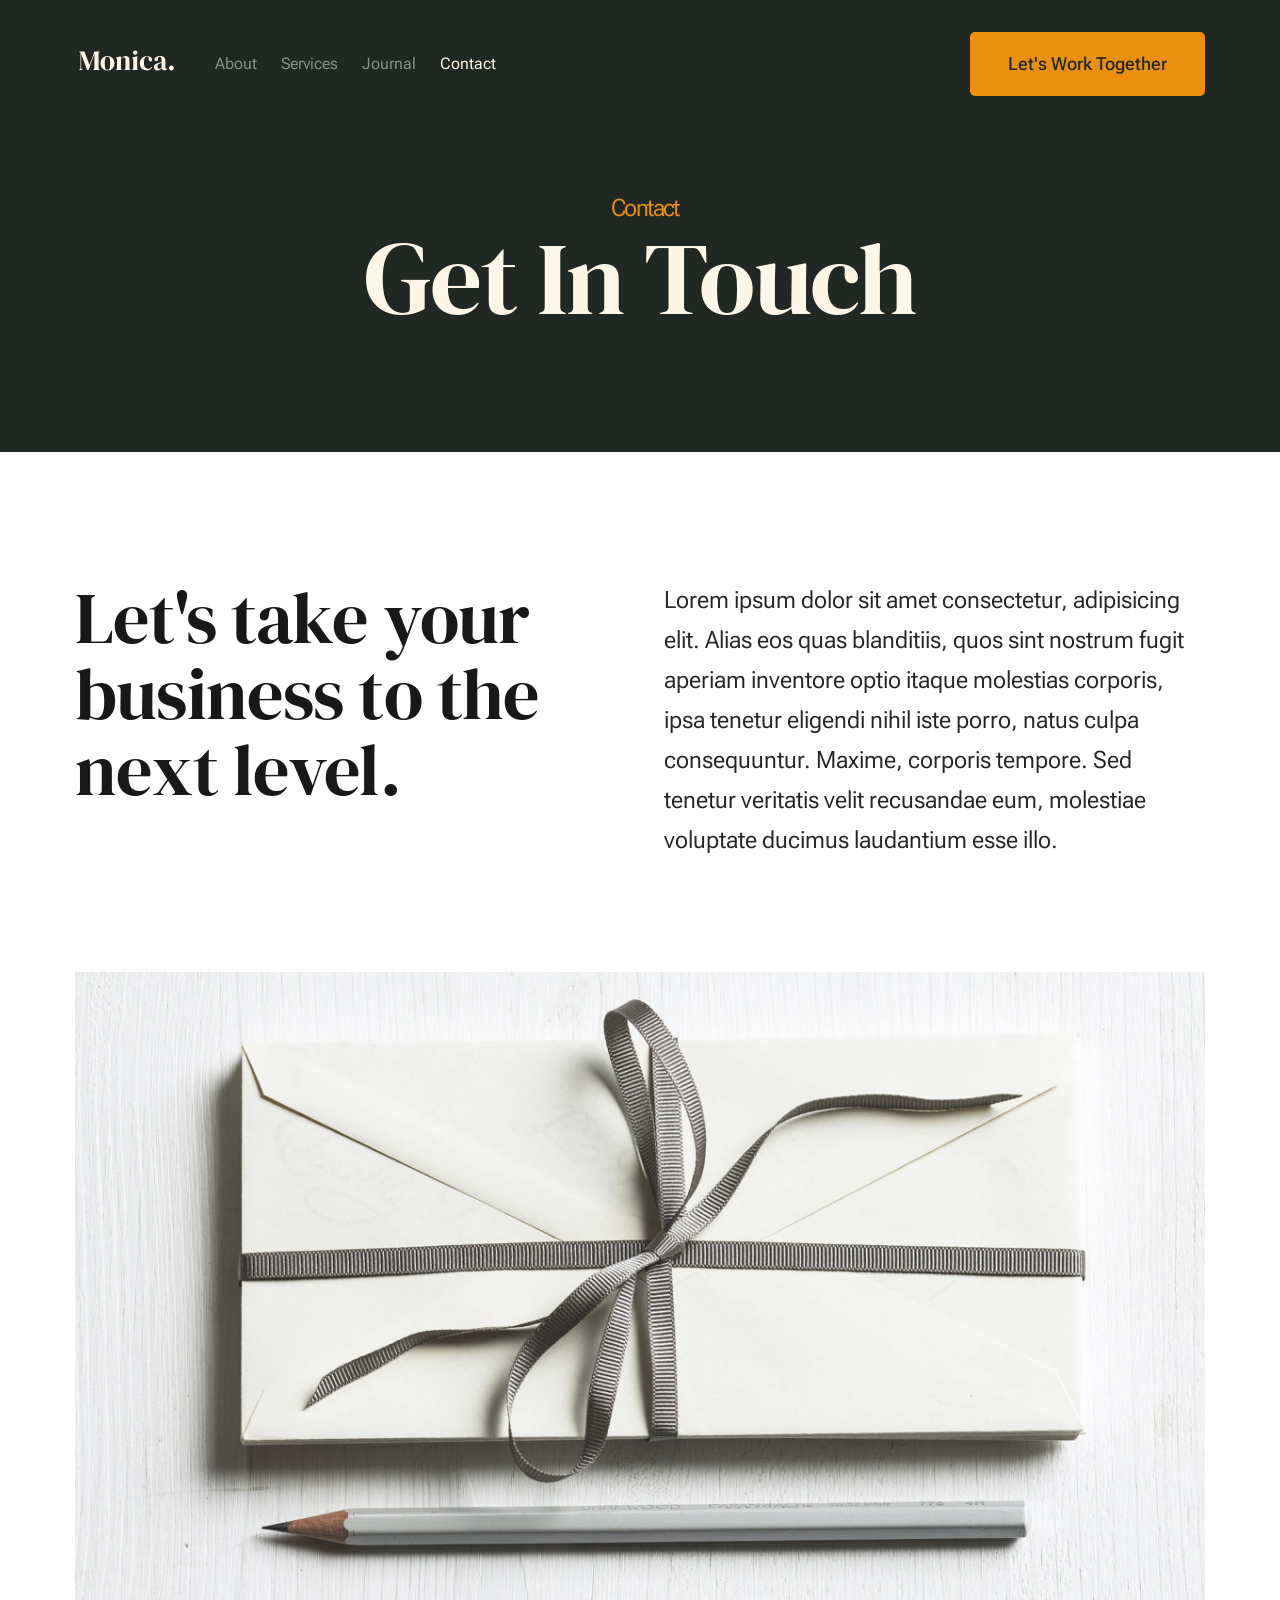
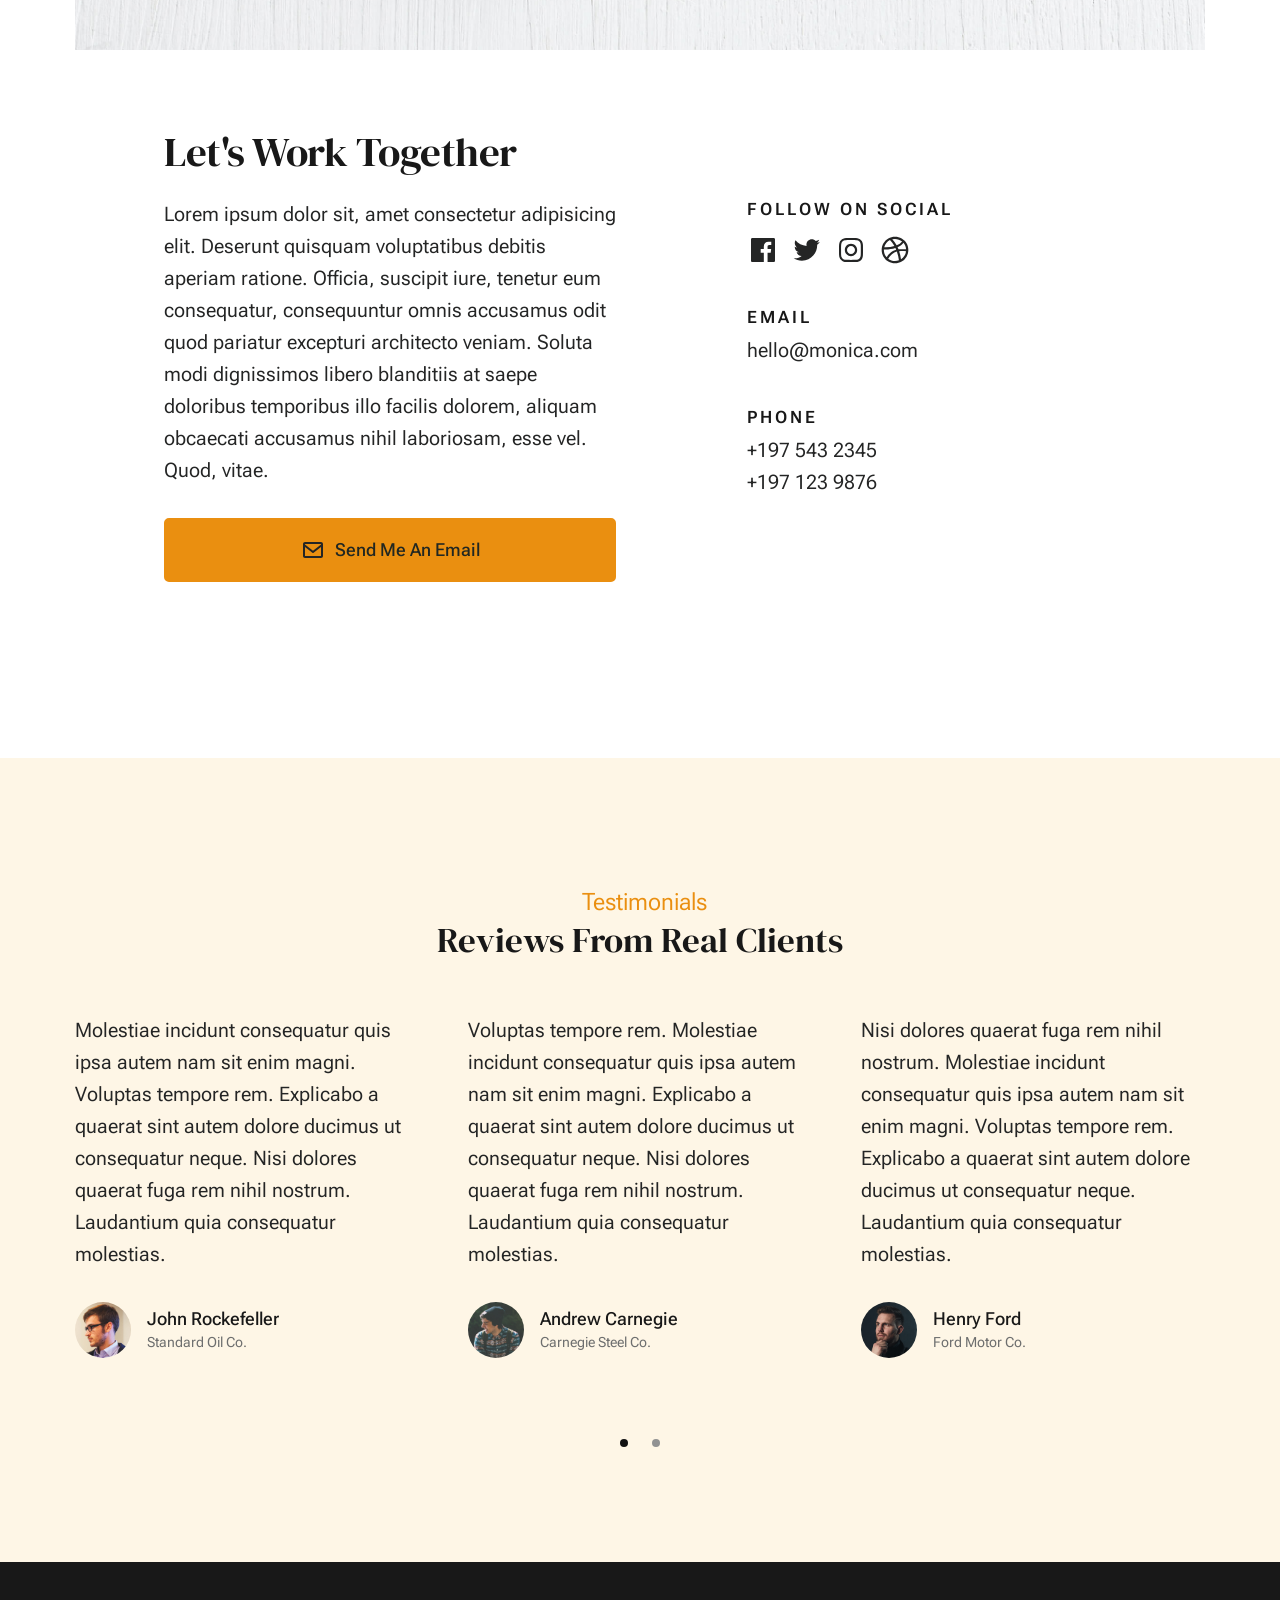
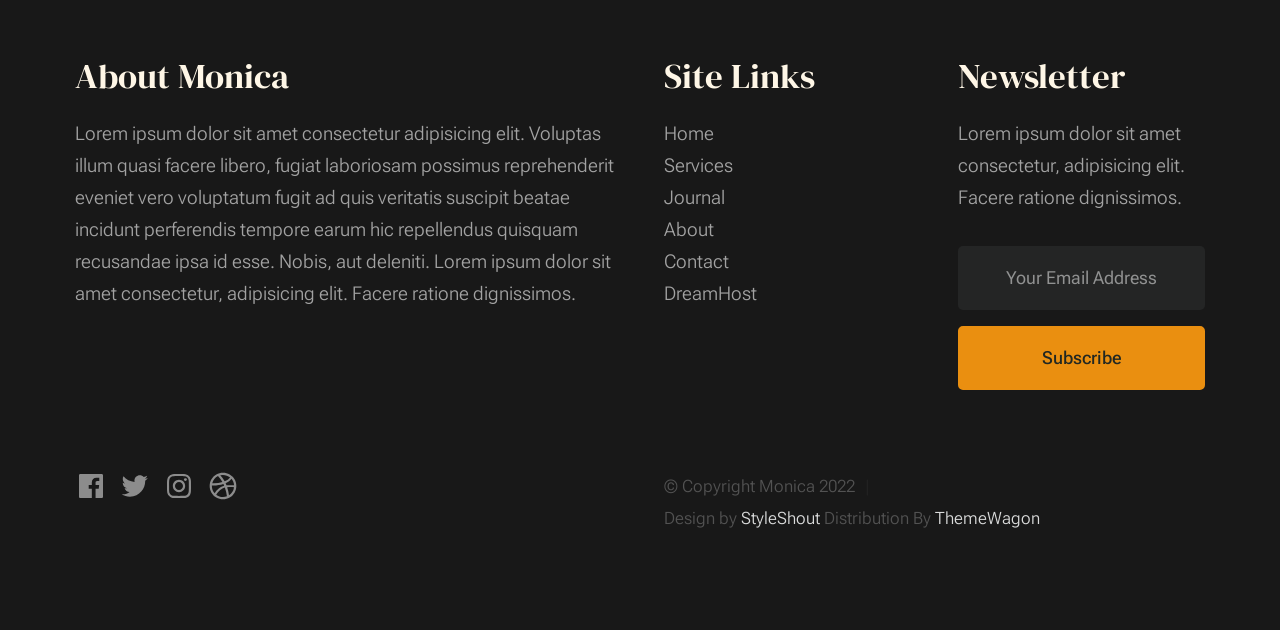
<file: contact.html>
<!DOCTYPE html>
<html lang="en" class="no-js" >
<head>

    <!--- basic page needs
    ================================================== -->
    <meta charset="utf-8">
    <meta name="viewport" content="width=device-width, initial-scale=1">
    <title>Contact - Monica</title>

    <script>
        document.documentElement.classList.remove('no-js');
        document.documentElement.classList.add('js');
    </script>

    <!-- CSS
    ================================================== -->
    <link rel="stylesheet" href="css/vendor.css">
    <link rel="stylesheet" href="css/styles.css">

    <!-- favicons
    ================================================== -->
    <link rel="apple-touch-icon" sizes="180x180" href="apple-touch-icon.png">
    <link rel="icon" type="image/png" sizes="32x32" href="favicon-32x32.png">
    <link rel="icon" type="image/png" sizes="16x16" href="favicon-16x16.png">
    <link rel="manifest" href="site.webmanifest">

</head>


<body id="top">


    <!-- preloader
    ================================================== -->
    <div id="preloader">
        <div id="loader" class="dots-fade">
            <div></div>
            <div></div>
            <div></div>
        </div>
    </div>


    <!-- page wrap
    ================================================== -->
    <div id="page" class="s-pagewrap">


        <!-- # site header 
        ================================================== -->
        <header class="s-header">
            <div class="row s-header__inner width-sixteen-col">

                <div class="s-header__block">
                    <div class="s-header__logo">
                        <a class="logo" href="index.html">
                            <img src="images/logo.svg" alt="Homepage">
                        </a>
                    </div>

                    <a class="s-header__menu-toggle" href="#0"><span>Menu</span></a>
                </div> <!-- end s-header__block -->

                <nav class="s-header__nav">
    
                    <ul class="s-header__menu-links">
                        <li><a href="about.html">About</a></li>
                        <li><a href="services.html">Services</a></li>
                        <li><a href="blog.html">Journal</a></li>
                        <li class="current"><a href="contact.html">Contact</a></li>
                    </ul> <!-- s-header__menu-links -->

                    <div class="s-header__contact">
                        <a href="contact.html" class="btn btn--primary s-header__contact-btn">Let's Work Together</a>                        
                    </div> <!-- s-header__contact -->
    
                </nav> <!-- end s-header__nav -->

            </div> <!-- end s-header__inner -->
        </header> <!-- end s-header -->


        <!-- # site main content
        ================================================== -->
        <section id="content" class="s-content">

               <section class="s-pageheader pageheader">
                    <div class="row">
                        <div class="column xl-12">
                            <h1 class="page-title">
                                <span class="page-title__small-type text-pretitle">Contact</span>
                                Get In Touch
                            </h1>                            
                        </div>
                    </div>
               </section> <!--pageheader -->  

               <section class="s-pagecontent pagecontent">

                    <div class="row pageintro">
                        <div class="column xl-6 lg-12">
                            <h2 class="text-display-title">Let's take your business to the next level.</h2>
                        </div>
                        <div class="column xl-6 lg-12 u-flexitem-x-right">
                            <p class="lead">
                            Lorem ipsum dolor sit amet consectetur, adipisicing elit. Alias eos quas blanditiis, quos sint nostrum fugit aperiam 
                            inventore optio itaque molestias corporis, ipsa tenetur eligendi nihil iste porro, natus culpa consequuntur. Maxime, 
                            corporis tempore. Sed tenetur veritatis velit recusandae eum, molestiae voluptate ducimus laudantium esse illo. 
                            </p>
                        </div>                       
                    </div> <!-- pageintro -->   
                    
                    <div class="row pagemedia">
                        <d class="column xl-12">
                            <figure class="page-media">                                
                                <img src="images/thumbs/contact/contact-1200.jpg" 
                                     srcset="images/thumbs/contact/contact-2400.jpg 2400w, 
                                             images/thumbs/contact/contact-1200.jpg 1200w, 
                                             images/thumbs/contact/contact-600.jpg 600w" sizes="(max-width: 2400px) 100vw, 2400px" alt="">
                            </figure>
                        </d>
                    </div> <!-- pagemedia --> 

                    <div class="row width-narrower pagemain">
                        <div class="column xl-12">
                            <h2>Let's Work Together</h2>

                            <div class="row">
                                <div class="column xl-6 md-12 contact-cta">     
                                    <p>
                                    Lorem ipsum dolor sit, amet consectetur adipisicing elit. Deserunt quisquam voluptatibus debitis aperiam ratione. Officia, 
                                    suscipit iure, tenetur eum consequatur, consequuntur omnis accusamus odit quod pariatur excepturi architecto veniam. Soluta 
                                    modi dignissimos libero blanditiis at saepe doloribus temporibus illo facilis dolorem, aliquam obcaecati accusamus nihil 
                                    laboriosam, esse vel. Quod, vitae.
                                    </p>
        
                                    <a href="mailto:#0" class="btn btn--primary u-fullwidth contact-btn">
                                        <svg xmlns="http://www.w3.org/2000/svg" width="24" height="24" viewBox="0 0 24 24" style="fill: rgba(0, 0, 0, 1);transform: ;msFilter:;"><path d="M20 4H4c-1.103 0-2 .897-2 2v12c0 1.103.897 2 2 2h16c1.103 0 2-.897 2-2V6c0-1.103-.897-2-2-2zm0 2v.511l-8 6.223-8-6.222V6h16zM4 18V9.044l7.386 5.745a.994.994 0 0 0 1.228 0L20 9.044 20.002 18H4z"></path></svg>
                                        Send Me An Email
                                    </a>
                                </div> 
                                <div class="column xl-5 md-12 u-flexitem-x-right">

                                    <div class="contact-block">
                                        <h6>Follow On Social</h6>
                                        <ul class="contact-social social-list">
                                            <li>
                                                <a href="#0">
                                                    <svg xmlns="http://www.w3.org/2000/svg" width="24" height="24" viewBox="0 0 24 24" style="fill:rgba(0, 0, 0, 1);transform:;-ms-filter:"><path d="M20,3H4C3.447,3,3,3.448,3,4v16c0,0.552,0.447,1,1,1h8.615v-6.96h-2.338v-2.725h2.338v-2c0-2.325,1.42-3.592,3.5-3.592 c0.699-0.002,1.399,0.034,2.095,0.107v2.42h-1.435c-1.128,0-1.348,0.538-1.348,1.325v1.735h2.697l-0.35,2.725h-2.348V21H20 c0.553,0,1-0.448,1-1V4C21,3.448,20.553,3,20,3z"></path></svg>
                                                    <span class="u-screen-reader-text">Facebook</span>
                                                </a>
                                            </li>
                                            <li>
                                                <a href="#0">
                                                    <svg xmlns="http://www.w3.org/2000/svg" width="24" height="24" viewBox="0 0 24 24" style="fill:rgba(0, 0, 0, 1);transform:;-ms-filter:"><path d="M19.633,7.997c0.013,0.175,0.013,0.349,0.013,0.523c0,5.325-4.053,11.461-11.46,11.461c-2.282,0-4.402-0.661-6.186-1.809 c0.324,0.037,0.636,0.05,0.973,0.05c1.883,0,3.616-0.636,5.001-1.721c-1.771-0.037-3.255-1.197-3.767-2.793 c0.249,0.037,0.499,0.062,0.761,0.062c0.361,0,0.724-0.05,1.061-0.137c-1.847-0.374-3.23-1.995-3.23-3.953v-0.05 c0.537,0.299,1.16,0.486,1.82,0.511C3.534,9.419,2.823,8.184,2.823,6.787c0-0.748,0.199-1.434,0.548-2.032 c1.983,2.443,4.964,4.04,8.306,4.215c-0.062-0.3-0.1-0.611-0.1-0.923c0-2.22,1.796-4.028,4.028-4.028 c1.16,0,2.207,0.486,2.943,1.272c0.91-0.175,1.782-0.512,2.556-0.973c-0.299,0.935-0.936,1.721-1.771,2.22 c0.811-0.088,1.597-0.312,2.319-0.624C21.104,6.712,20.419,7.423,19.633,7.997z"></path></svg>
                                                    <span class="u-screen-reader-text">Twitter</span>
                                                </a>
                                            </li>
                                            <li>
                                                <a href="#0">
                                                    <svg xmlns="http://www.w3.org/2000/svg" width="24" height="24" viewBox="0 0 24 24" style="fill:rgba(0, 0, 0, 1);transform:;-ms-filter:"><path d="M11.999,7.377c-2.554,0-4.623,2.07-4.623,4.623c0,2.554,2.069,4.624,4.623,4.624c2.552,0,4.623-2.07,4.623-4.624 C16.622,9.447,14.551,7.377,11.999,7.377L11.999,7.377z M11.999,15.004c-1.659,0-3.004-1.345-3.004-3.003 c0-1.659,1.345-3.003,3.004-3.003s3.002,1.344,3.002,3.003C15.001,13.659,13.658,15.004,11.999,15.004L11.999,15.004z"></path><circle cx="16.806" cy="7.207" r="1.078"></circle><path d="M20.533,6.111c-0.469-1.209-1.424-2.165-2.633-2.632c-0.699-0.263-1.438-0.404-2.186-0.42 c-0.963-0.042-1.268-0.054-3.71-0.054s-2.755,0-3.71,0.054C7.548,3.074,6.809,3.215,6.11,3.479C4.9,3.946,3.945,4.902,3.477,6.111 c-0.263,0.7-0.404,1.438-0.419,2.186c-0.043,0.962-0.056,1.267-0.056,3.71c0,2.442,0,2.753,0.056,3.71 c0.015,0.748,0.156,1.486,0.419,2.187c0.469,1.208,1.424,2.164,2.634,2.632c0.696,0.272,1.435,0.426,2.185,0.45 c0.963,0.042,1.268,0.055,3.71,0.055s2.755,0,3.71-0.055c0.747-0.015,1.486-0.157,2.186-0.419c1.209-0.469,2.164-1.424,2.633-2.633 c0.263-0.7,0.404-1.438,0.419-2.186c0.043-0.962,0.056-1.267,0.056-3.71s0-2.753-0.056-3.71C20.941,7.57,20.801,6.819,20.533,6.111z M19.315,15.643c-0.007,0.576-0.111,1.147-0.311,1.688c-0.305,0.787-0.926,1.409-1.712,1.711c-0.535,0.199-1.099,0.303-1.67,0.311 c-0.95,0.044-1.218,0.055-3.654,0.055c-2.438,0-2.687,0-3.655-0.055c-0.569-0.007-1.135-0.112-1.669-0.311 c-0.789-0.301-1.414-0.923-1.719-1.711c-0.196-0.534-0.302-1.099-0.311-1.669c-0.043-0.95-0.053-1.218-0.053-3.654 c0-2.437,0-2.686,0.053-3.655c0.007-0.576,0.111-1.146,0.311-1.687c0.305-0.789,0.93-1.41,1.719-1.712 c0.534-0.198,1.1-0.303,1.669-0.311c0.951-0.043,1.218-0.055,3.655-0.055c2.437,0,2.687,0,3.654,0.055 c0.571,0.007,1.135,0.112,1.67,0.311c0.786,0.303,1.407,0.925,1.712,1.712c0.196,0.534,0.302,1.099,0.311,1.669 c0.043,0.951,0.054,1.218,0.054,3.655c0,2.436,0,2.698-0.043,3.654H19.315z"></path></svg>
                                                    <span class="u-screen-reader-text">Instagram</span>
                                                </a>
                                            </li>
                                            <li>
                                                <a href="#0">
                                                    <svg xmlns="http://www.w3.org/2000/svg" width="24" height="24" viewBox="0 0 24 24" style="fill: rgba(0, 0, 0, 1);transform: ;msFilter:;"><path d="M20.66 6.98a9.932 9.932 0 0 0-3.641-3.64C15.486 2.447 13.813 2 12 2s-3.486.447-5.02 1.34c-1.533.893-2.747 2.107-3.64 3.64S2 10.187 2 12s.446 3.487 1.34 5.02a9.924 9.924 0 0 0 3.641 3.64C8.514 21.553 10.187 22 12 22s3.486-.447 5.02-1.34a9.932 9.932 0 0 0 3.641-3.64C21.554 15.487 22 13.813 22 12s-.446-3.487-1.34-5.02zM12 3.66c2 0 3.772.64 5.32 1.919-.92 1.174-2.286 2.14-4.1 2.9-1.002-1.813-2.088-3.327-3.261-4.54A7.715 7.715 0 0 1 12 3.66zM5.51 6.8a8.116 8.116 0 0 1 2.711-2.22c1.212 1.201 2.325 2.7 3.34 4.5-2 .6-4.114.9-6.341.9-.573 0-1.006-.013-1.3-.04A8.549 8.549 0 0 1 5.51 6.8zM3.66 12c0-.054.003-.12.01-.2.007-.08.01-.146.01-.2.254.014.641.02 1.161.02 2.666 0 5.146-.367 7.439-1.1.187.373.381.793.58 1.26-1.32.293-2.674 1.006-4.061 2.14S6.4 16.247 5.76 17.5c-1.4-1.587-2.1-3.42-2.1-5.5zM12 20.34c-1.894 0-3.594-.587-5.101-1.759.601-1.187 1.524-2.322 2.771-3.401 1.246-1.08 2.483-1.753 3.71-2.02a29.441 29.441 0 0 1 1.56 6.62 8.166 8.166 0 0 1-2.94.56zm7.08-3.96a8.351 8.351 0 0 1-2.58 2.621c-.24-2.08-.7-4.107-1.379-6.081.932-.066 1.765-.1 2.5-.1.799 0 1.686.034 2.659.1a8.098 8.098 0 0 1-1.2 3.46zm-1.24-5c-1.16 0-2.233.047-3.22.14a27.053 27.053 0 0 0-.68-1.62c2.066-.906 3.532-2.006 4.399-3.3 1.2 1.414 1.854 3.027 1.96 4.84-.812-.04-1.632-.06-2.459-.06z"></path></svg>
                                                    <span class="u-screen-reader-text">Dribbble</span>
                                                </a>
                                            </li>
                                        </ul> <!-- end s-footer__social -->
                                    </div>

                                    <div class="contact-block">
                                        <h6>Email</h6>
                                        <a href="mailto:#0">hello@monica.com</a>
                                    </div>

                                    <div class="contact-block">
                                        <h6>Phone</h6>
                                        <ul class="contact-list">
                                            <li><a href="tel:197-543-2345">+197 543 2345</a></li>
                                            <li><a href="tel:197-123-9876">+197 123 9876</a></li>
                                        </ul>
                                    </div>

                                </div>
                            </div>
                        </div>                        
                    </div> <!-- end pagemain -->

               </section> <!-- pagecontent -->

               <section class="s-testimonials">

                    <div class="s-testimonials__header row row-x-center text-center">
                        <div class="column xl-8 lg-12">
        
                            <p class="text-pretitle">
                            Testimonials
                            </p>
                            <h3>
                            Reviews From Real Clients
                            </h3>                        
        
                        </div>
                    </div> <!--end s-testimonials__header -->

                    <div class="row s-testimonials__content">
                        <div class="column xl-12 testimonials">

                            <div class="swiper-container testimonials__slider page-slider">

                                <div class="swiper-wrapper">
                                    <div class="testimonials__slide swiper-slide">
                                        <p>
                                        Molestiae incidunt consequatur quis ipsa autem nam sit enim magni. Voluptas tempore rem. 
                                        Explicabo a quaerat sint autem dolore ducimus ut consequatur neque. Nisi dolores quaerat fuga rem nihil nostrum.
                                        Laudantium quia consequatur molestias.
                                        </p>
                                        <div class="testimonials__author">
                                            <img src="images/avatars/user-01.jpg" alt="Author image" class="testimonials__avatar">
                                            <cite class="testimonials__cite">
                                                <strong>John Rockefeller</strong>
                                                <span>Standard Oil Co.</span>
                                            </cite>
                                        </div>
                                    </div>
                                    <div class="testimonials__slide swiper-slide">
                                        <p>
                                        Voluptas tempore rem. Molestiae incidunt consequatur quis ipsa autem nam sit enim magni. 
                                        Explicabo a quaerat sint autem dolore ducimus ut consequatur neque. Nisi dolores quaerat fuga rem nihil nostrum.
                                        Laudantium quia consequatur molestias.
                                        </p>
                                        <div class="testimonials__author">
                                            <img src="images/avatars/user-04.jpg" alt="Author image" class="testimonials__avatar">
                                            <cite class="testimonials__cite">
                                                <strong>Andrew Carnegie</strong>
                                                <span>Carnegie Steel Co.</span>
                                            </cite>
                                        </div>
                                    </div>
                                    <div class="testimonials__slide swiper-slide">
                                        <p>
                                        Nisi dolores quaerat fuga rem nihil nostrum. Molestiae incidunt consequatur quis ipsa autem nam sit enim magni. 
                                        Voluptas tempore rem. Explicabo a quaerat sint autem dolore ducimus ut consequatur neque. 
                                        Laudantium quia consequatur molestias.
                                        </p>
                                        <div class="testimonials__author">
                                            <img src="images/avatars/user-06.jpg" alt="Author image" class="testimonials__avatar">
                                            <cite class="testimonials__cite">
                                                <strong>Henry Ford</strong>
                                                <span>Ford Motor Co.</span>
                                            </cite>
                                        </div>
                                    </div>
                                    <div class="testimonials__slide swiper-slide">
                                        <p>
                                        Molestiae incidunt consequatur quis ipsa autem nam sit enim magni. Voluptas tempore rem. 
                                        Explicabo a quaerat sint autem dolore ducimus ut consequatur neque. Nisi dolores quaerat fuga rem nihil nostrum.
                                        Laudantium quia consequatur molestias.
                                        </p>
                                        <div class="testimonials__author">
                                            <img src="images/avatars/user-02.jpg" alt="Author image" class="testimonials__avatar">
                                            <cite class="testimonials__cite">
                                                <strong>John Morgan</strong>
                                                <span>JP Morgan & Co.</span>
                                            </cite>
                                        </div>
                                    </div> 
                                </div> <!-- end swiper-wrapper --> 

                                <div class="swiper-pagination"></div>

                            </div> <!--end testimonials__slider --> 

                        </div> <!-- testimonials -->
                    </div> <!--end s-testimonials__content -->

               </section> <!-- end s-testimonials -->

        </section> <!-- s-content-->

        <!-- # footer 
        ================================================== -->
        <footer class="s-footer">
            <div class="row s-footer__content">
                <div class="column xl-6 lg-6 md-12 s-footer__block s-footer__about">                    
                    <h3>About Monica</h3>
                    <p>
                    Lorem ipsum dolor sit amet consectetur adipisicing elit. Voluptas illum quasi facere libero, 
                    fugiat laboriosam possimus reprehenderit eveniet vero voluptatum fugit ad quis veritatis suscipit beatae 
                    incidunt perferendis tempore earum hic repellendus quisquam recusandae ipsa id esse. Nobis, aut deleniti.
                    Lorem ipsum dolor sit amet consectetur, adipisicing elit. Facere ratione dignissimos.
                    </p>               
                </div>                
                <div class="column xl-3 lg-6 md-12 s-footer__block s-footer__site-links">
                    <h3>Site Links</h3>
                    <ul class="link-list">
                        <li><a href="index.html">Home</a></li>
                        <li><a href="services.html">Services</a></li>
                        <li><a href="blog.html">Journal</a></li>
                        <li><a href="about.html">About</a></li>
                        <li><a href="contact.html">Contact</a></li>
                        <li><a href="https://www.dreamhost.com/r.cgi?287326">DreamHost</a></li>
                    </ul>
                </div>
                <div class="column xl-3 lg-6 md-12 tab-12 s-footer__block s-footer__newsletter">
                    <h3>Newsletter</h3>

                    <p>
                    Lorem ipsum dolor sit amet consectetur, adipisicing elit. Facere ratione dignissimos.
                    </p>

                    <div class="subscribe-form">
                        <form id="mc-form" class="mc-form">
                            <input type="email" name="EMAIL" id="mce-EMAIL" class="u-fullwidth text-center" placeholder="Your Email Address" title="The domain portion of the email address is invalid (the portion after the @)." pattern="^([^\x00-\x20\x22\x28\x29\x2c\x2e\x3a-\x3c\x3e\x40\x5b-\x5d\x7f-\xff]+|\x22([^\x0d\x22\x5c\x80-\xff]|\x5c[\x00-\x7f])*\x22)(\x2e([^\x00-\x20\x22\x28\x29\x2c\x2e\x3a-\x3c\x3e\x40\x5b-\x5d\x7f-\xff]+|\x22([^\x0d\x22\x5c\x80-\xff]|\x5c[\x00-\x7f])*\x22))*\x40([^\x00-\x20\x22\x28\x29\x2c\x2e\x3a-\x3c\x3e\x40\x5b-\x5d\x7f-\xff]+|\x5b([^\x0d\x5b-\x5d\x80-\xff]|\x5c[\x00-\x7f])*\x5d)(\x2e([^\x00-\x20\x22\x28\x29\x2c\x2e\x3a-\x3c\x3e\x40\x5b-\x5d\x7f-\xff]+|\x5b([^\x0d\x5b-\x5d\x80-\xff]|\x5c[\x00-\x7f])*\x5d))*(\.\w{2,})+$" required>
                            <input type="submit" name="subscribe" value="Subscribe" class="btn btn--primary btn--small u-fullwidth">
                            <!-- <div style="position: absolute; left: -5000px;" aria-hidden="true"><input type="text" name="b_cdb7b577e41181934ed6a6a44_9a91cfe7b3" tabindex="-1" value=""></div> -->
                            <div class="mc-status"></div>
                        </form>
                    </div>
                </div>
            </div>    
            
            <div class="row s-footer__bottom">
                <div class="column xl-6 lg-12">
                    <ul class="s-footer__social social-list">
                        <li>
                            <a href="#0">
                                <svg xmlns="http://www.w3.org/2000/svg" width="24" height="24" viewBox="0 0 24 24" style="fill:rgba(0, 0, 0, 1);transform:;-ms-filter:"><path d="M20,3H4C3.447,3,3,3.448,3,4v16c0,0.552,0.447,1,1,1h8.615v-6.96h-2.338v-2.725h2.338v-2c0-2.325,1.42-3.592,3.5-3.592 c0.699-0.002,1.399,0.034,2.095,0.107v2.42h-1.435c-1.128,0-1.348,0.538-1.348,1.325v1.735h2.697l-0.35,2.725h-2.348V21H20 c0.553,0,1-0.448,1-1V4C21,3.448,20.553,3,20,3z"></path></svg>
                                <span class="u-screen-reader-text">Facebook</span>
                            </a>
                        </li>
                        <li>
                            <a href="#0">
                                <svg xmlns="http://www.w3.org/2000/svg" width="24" height="24" viewBox="0 0 24 24" style="fill:rgba(0, 0, 0, 1);transform:;-ms-filter:"><path d="M19.633,7.997c0.013,0.175,0.013,0.349,0.013,0.523c0,5.325-4.053,11.461-11.46,11.461c-2.282,0-4.402-0.661-6.186-1.809 c0.324,0.037,0.636,0.05,0.973,0.05c1.883,0,3.616-0.636,5.001-1.721c-1.771-0.037-3.255-1.197-3.767-2.793 c0.249,0.037,0.499,0.062,0.761,0.062c0.361,0,0.724-0.05,1.061-0.137c-1.847-0.374-3.23-1.995-3.23-3.953v-0.05 c0.537,0.299,1.16,0.486,1.82,0.511C3.534,9.419,2.823,8.184,2.823,6.787c0-0.748,0.199-1.434,0.548-2.032 c1.983,2.443,4.964,4.04,8.306,4.215c-0.062-0.3-0.1-0.611-0.1-0.923c0-2.22,1.796-4.028,4.028-4.028 c1.16,0,2.207,0.486,2.943,1.272c0.91-0.175,1.782-0.512,2.556-0.973c-0.299,0.935-0.936,1.721-1.771,2.22 c0.811-0.088,1.597-0.312,2.319-0.624C21.104,6.712,20.419,7.423,19.633,7.997z"></path></svg>
                                <span class="u-screen-reader-text">Twitter</span>
                            </a>
                        </li>
                        <li>
                            <a href="#0">
                                <svg xmlns="http://www.w3.org/2000/svg" width="24" height="24" viewBox="0 0 24 24" style="fill:rgba(0, 0, 0, 1);transform:;-ms-filter:"><path d="M11.999,7.377c-2.554,0-4.623,2.07-4.623,4.623c0,2.554,2.069,4.624,4.623,4.624c2.552,0,4.623-2.07,4.623-4.624 C16.622,9.447,14.551,7.377,11.999,7.377L11.999,7.377z M11.999,15.004c-1.659,0-3.004-1.345-3.004-3.003 c0-1.659,1.345-3.003,3.004-3.003s3.002,1.344,3.002,3.003C15.001,13.659,13.658,15.004,11.999,15.004L11.999,15.004z"></path><circle cx="16.806" cy="7.207" r="1.078"></circle><path d="M20.533,6.111c-0.469-1.209-1.424-2.165-2.633-2.632c-0.699-0.263-1.438-0.404-2.186-0.42 c-0.963-0.042-1.268-0.054-3.71-0.054s-2.755,0-3.71,0.054C7.548,3.074,6.809,3.215,6.11,3.479C4.9,3.946,3.945,4.902,3.477,6.111 c-0.263,0.7-0.404,1.438-0.419,2.186c-0.043,0.962-0.056,1.267-0.056,3.71c0,2.442,0,2.753,0.056,3.71 c0.015,0.748,0.156,1.486,0.419,2.187c0.469,1.208,1.424,2.164,2.634,2.632c0.696,0.272,1.435,0.426,2.185,0.45 c0.963,0.042,1.268,0.055,3.71,0.055s2.755,0,3.71-0.055c0.747-0.015,1.486-0.157,2.186-0.419c1.209-0.469,2.164-1.424,2.633-2.633 c0.263-0.7,0.404-1.438,0.419-2.186c0.043-0.962,0.056-1.267,0.056-3.71s0-2.753-0.056-3.71C20.941,7.57,20.801,6.819,20.533,6.111z M19.315,15.643c-0.007,0.576-0.111,1.147-0.311,1.688c-0.305,0.787-0.926,1.409-1.712,1.711c-0.535,0.199-1.099,0.303-1.67,0.311 c-0.95,0.044-1.218,0.055-3.654,0.055c-2.438,0-2.687,0-3.655-0.055c-0.569-0.007-1.135-0.112-1.669-0.311 c-0.789-0.301-1.414-0.923-1.719-1.711c-0.196-0.534-0.302-1.099-0.311-1.669c-0.043-0.95-0.053-1.218-0.053-3.654 c0-2.437,0-2.686,0.053-3.655c0.007-0.576,0.111-1.146,0.311-1.687c0.305-0.789,0.93-1.41,1.719-1.712 c0.534-0.198,1.1-0.303,1.669-0.311c0.951-0.043,1.218-0.055,3.655-0.055c2.437,0,2.687,0,3.654,0.055 c0.571,0.007,1.135,0.112,1.67,0.311c0.786,0.303,1.407,0.925,1.712,1.712c0.196,0.534,0.302,1.099,0.311,1.669 c0.043,0.951,0.054,1.218,0.054,3.655c0,2.436,0,2.698-0.043,3.654H19.315z"></path></svg>
                                <span class="u-screen-reader-text">Instagram</span>
                            </a>
                        </li>
                        <li>
                            <a href="#0">
                                <svg xmlns="http://www.w3.org/2000/svg" width="24" height="24" viewBox="0 0 24 24" style="fill: rgba(0, 0, 0, 1);transform: ;msFilter:;"><path d="M20.66 6.98a9.932 9.932 0 0 0-3.641-3.64C15.486 2.447 13.813 2 12 2s-3.486.447-5.02 1.34c-1.533.893-2.747 2.107-3.64 3.64S2 10.187 2 12s.446 3.487 1.34 5.02a9.924 9.924 0 0 0 3.641 3.64C8.514 21.553 10.187 22 12 22s3.486-.447 5.02-1.34a9.932 9.932 0 0 0 3.641-3.64C21.554 15.487 22 13.813 22 12s-.446-3.487-1.34-5.02zM12 3.66c2 0 3.772.64 5.32 1.919-.92 1.174-2.286 2.14-4.1 2.9-1.002-1.813-2.088-3.327-3.261-4.54A7.715 7.715 0 0 1 12 3.66zM5.51 6.8a8.116 8.116 0 0 1 2.711-2.22c1.212 1.201 2.325 2.7 3.34 4.5-2 .6-4.114.9-6.341.9-.573 0-1.006-.013-1.3-.04A8.549 8.549 0 0 1 5.51 6.8zM3.66 12c0-.054.003-.12.01-.2.007-.08.01-.146.01-.2.254.014.641.02 1.161.02 2.666 0 5.146-.367 7.439-1.1.187.373.381.793.58 1.26-1.32.293-2.674 1.006-4.061 2.14S6.4 16.247 5.76 17.5c-1.4-1.587-2.1-3.42-2.1-5.5zM12 20.34c-1.894 0-3.594-.587-5.101-1.759.601-1.187 1.524-2.322 2.771-3.401 1.246-1.08 2.483-1.753 3.71-2.02a29.441 29.441 0 0 1 1.56 6.62 8.166 8.166 0 0 1-2.94.56zm7.08-3.96a8.351 8.351 0 0 1-2.58 2.621c-.24-2.08-.7-4.107-1.379-6.081.932-.066 1.765-.1 2.5-.1.799 0 1.686.034 2.659.1a8.098 8.098 0 0 1-1.2 3.46zm-1.24-5c-1.16 0-2.233.047-3.22.14a27.053 27.053 0 0 0-.68-1.62c2.066-.906 3.532-2.006 4.399-3.3 1.2 1.414 1.854 3.027 1.96 4.84-.812-.04-1.632-.06-2.459-.06z"></path></svg>
                                <span class="u-screen-reader-text">Dribbble</span>
                            </a>
                        </li>
                    </ul> <!-- end s-footer__social -->
                </div>
                <div class="column xl-6 lg-12">
                    <p class="ss-copyright">
                        <span>© Copyright Monica 2022</span> 
                        <span>Design by <a href="https://www.styleshout.com/">StyleShout</a> Distribution By <a href="https://themewagon.com">ThemeWagon</a></span>
                    </p>
                </div>

                <div class="ss-go-top">
                    <a class="smoothscroll" title="Back to Top" href="#top">
                        <svg xmlns="http://www.w3.org/2000/svg" viewBox="0 0 24 24" width="36" height="36" fill="none" stroke="#ffffff" stroke-width="1" stroke-linecap="round" stroke-linejoin="round">&lt;!--!  Atomicons Free 1.00 by @atisalab License - https://atomicons.com/license/ (Icons: CC BY 4.0) Copyright 2021 Atomicons --&gt;<polyline points="17 11 12 6 7 11"></polyline><line x1="12" y1="18" x2="12" y2="6"></line></svg>
                    </a>
                </div> <!-- end ss-go-top -->
            </div>
            
        </footer> <!-- end s-footer -->

    </div> <!-- end page-wrap -->

    <!-- Java Script
    ================================================== -->
    <script src="js/plugins.js"></script>
    <script src="js/main.js"></script>

</body>
</html>
</file>
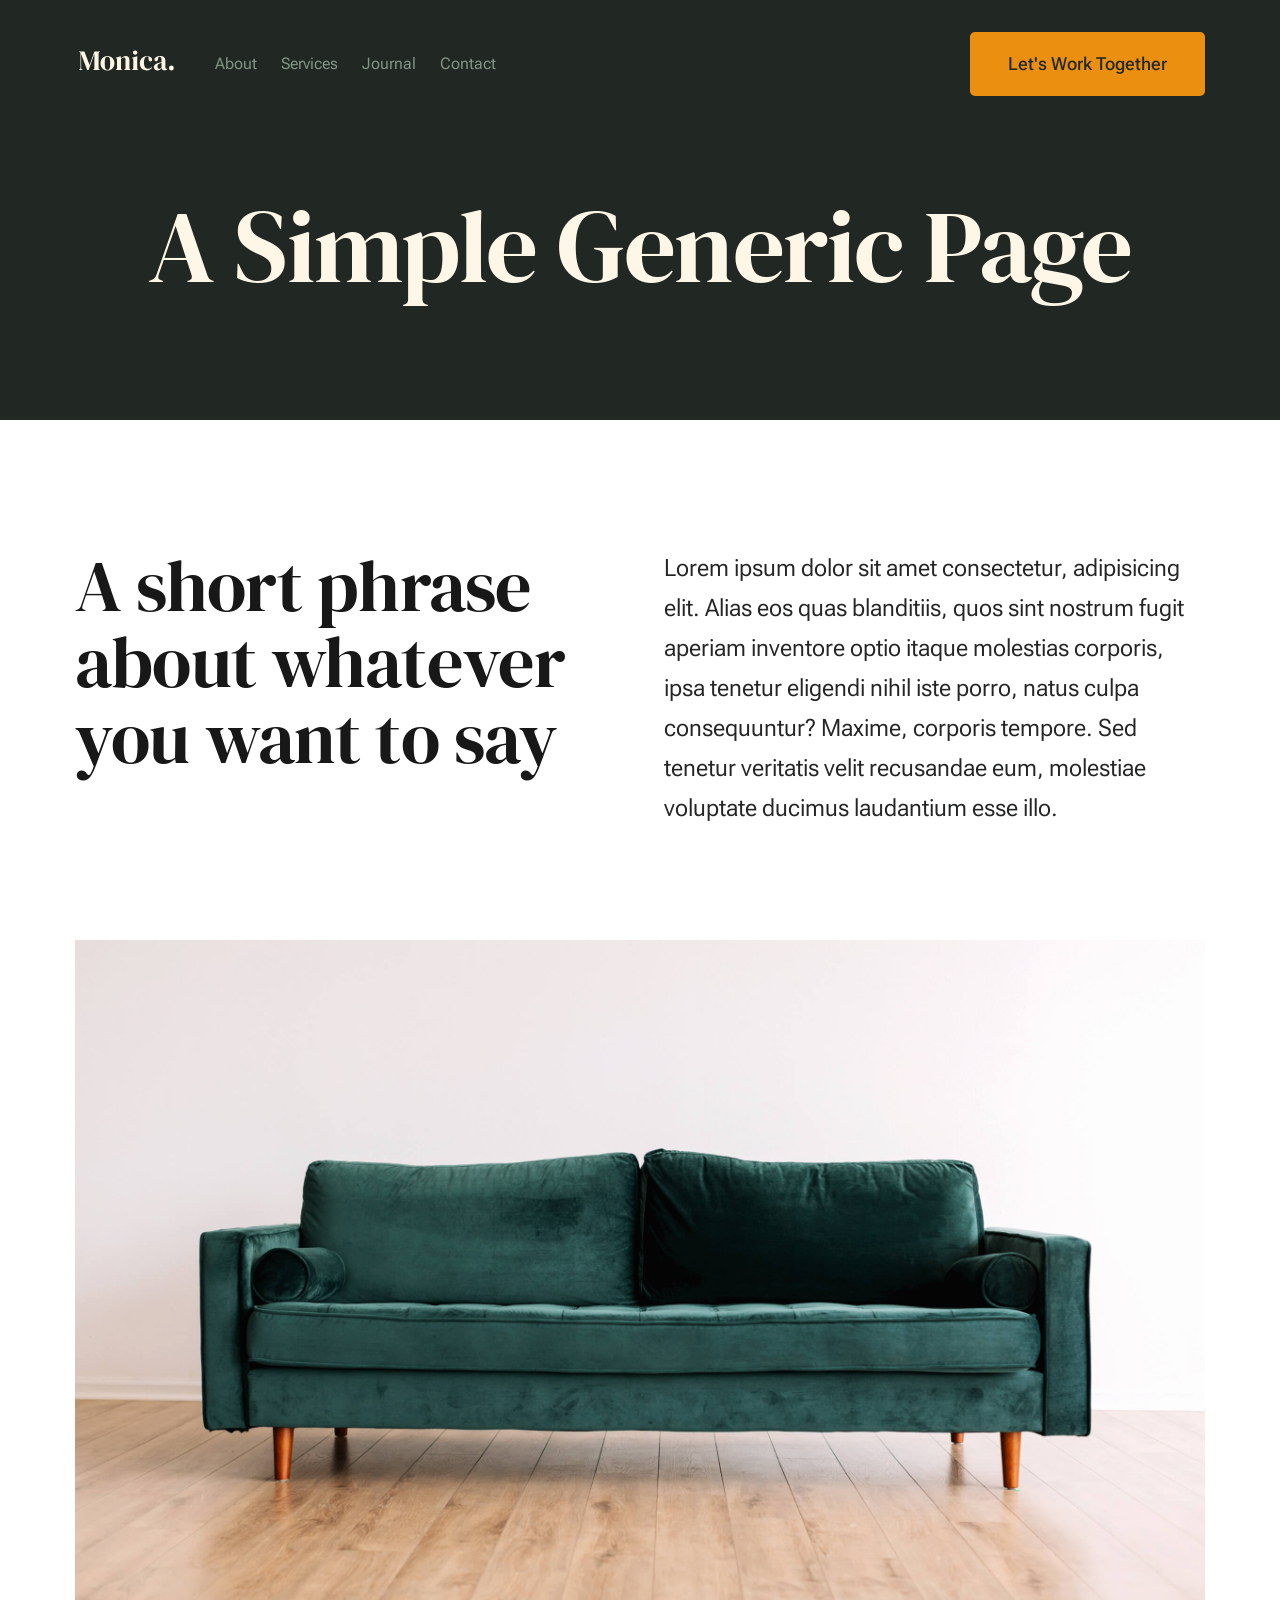
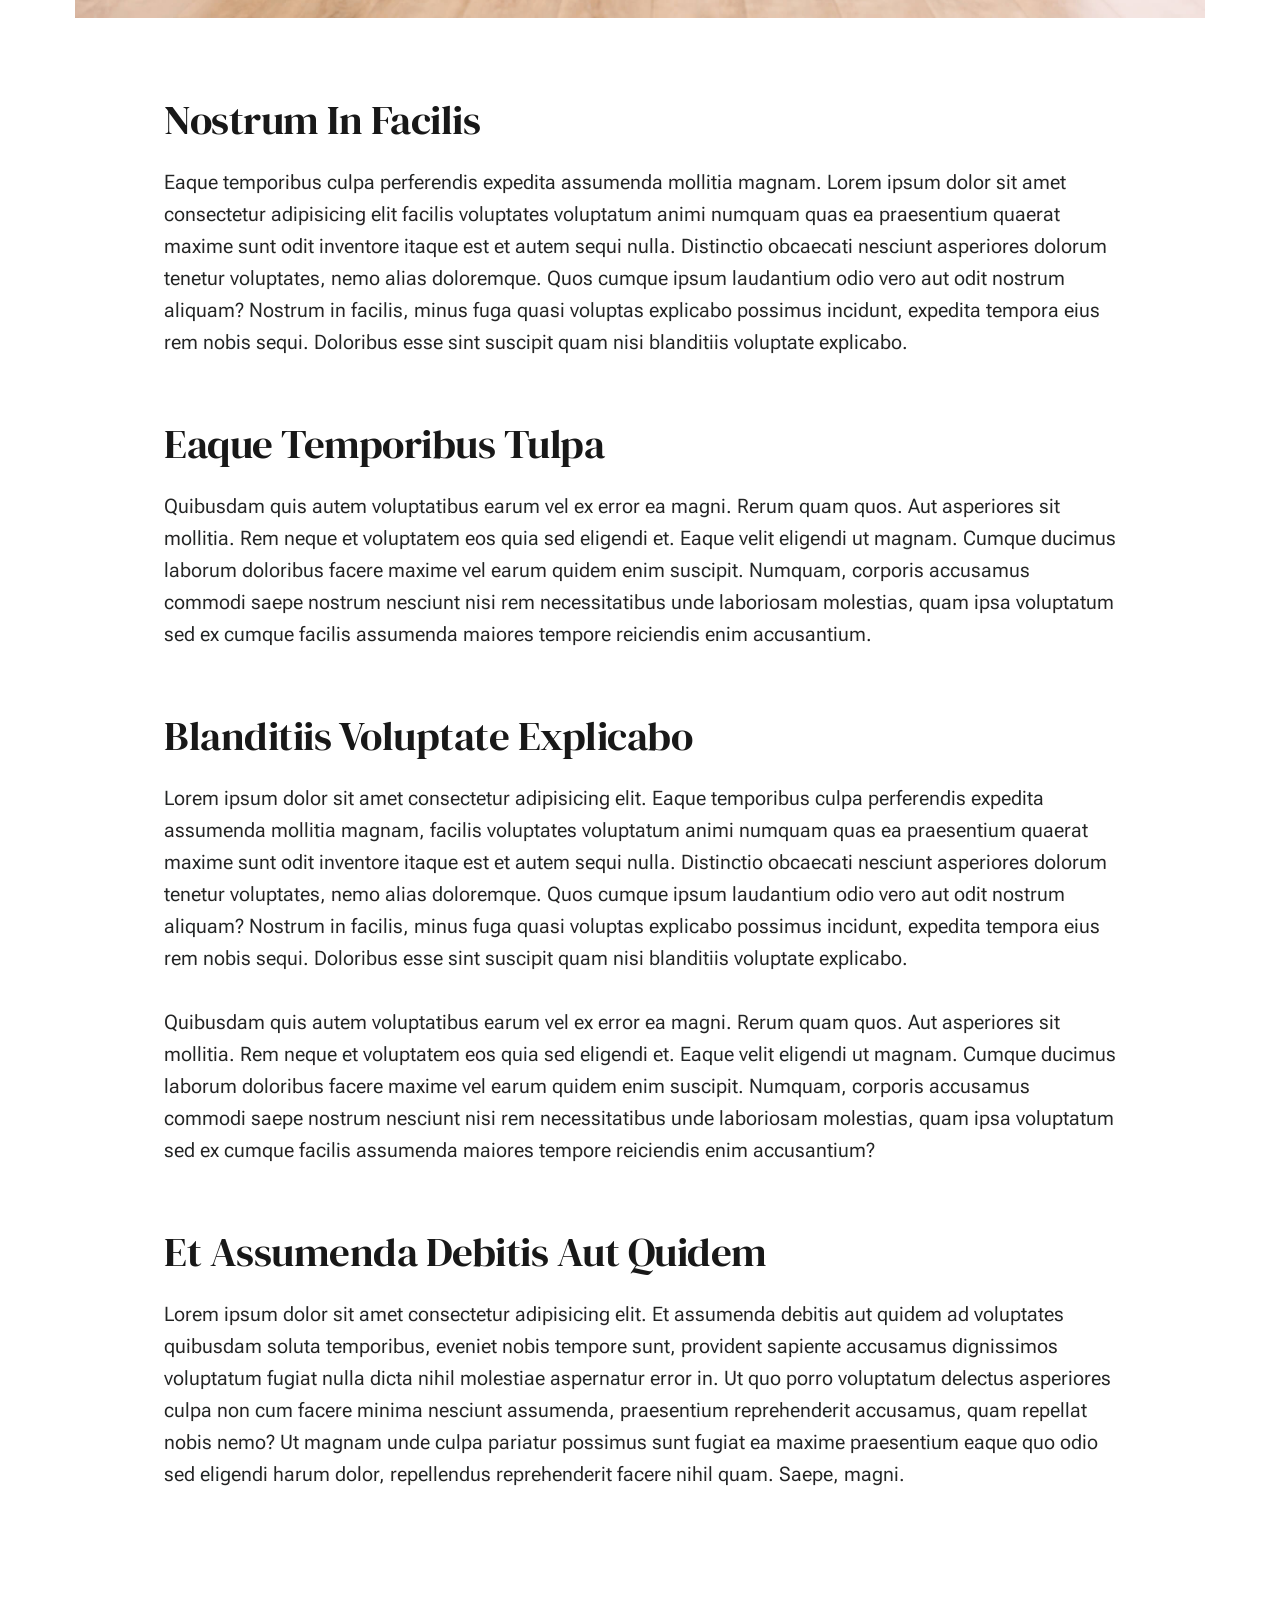
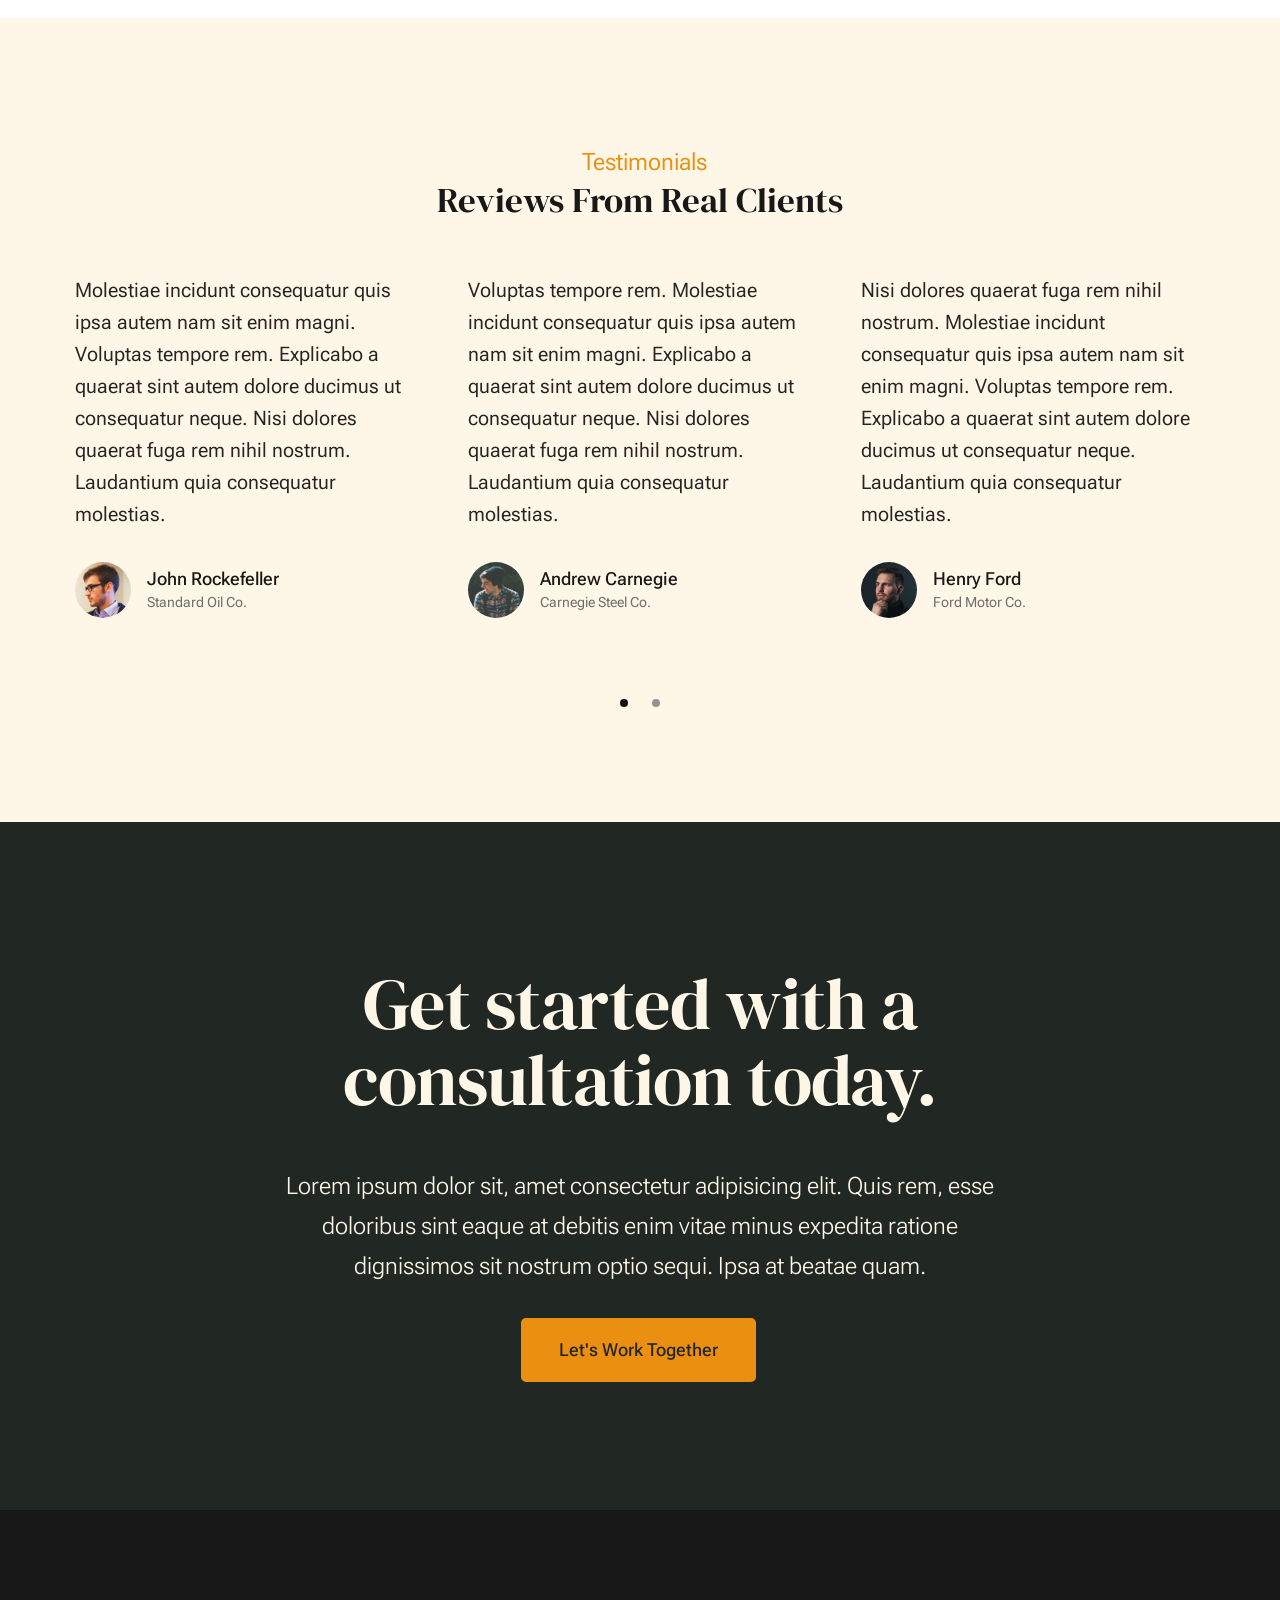
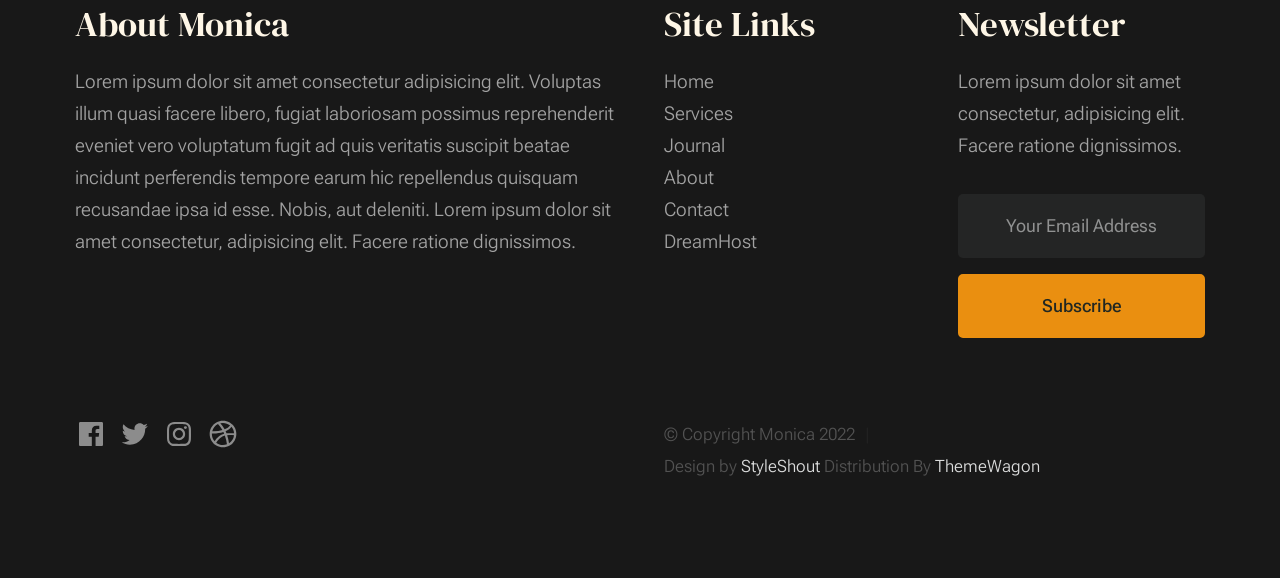
<file: generic.html>
<!DOCTYPE html>
<html lang="en" class="no-js" >
<head>

    <!--- basic page needs
    ================================================== -->
    <meta charset="utf-8">
    <meta name="viewport" content="width=device-width, initial-scale=1">
    <title>Generic - Monica</title>

    <script>
        document.documentElement.classList.remove('no-js');
        document.documentElement.classList.add('js');
    </script>

    <!-- CSS
    ================================================== -->
    <link rel="stylesheet" href="css/vendor.css">
    <link rel="stylesheet" href="css/styles.css">

    <!-- favicons
    ================================================== -->
    <link rel="apple-touch-icon" sizes="180x180" href="apple-touch-icon.png">
    <link rel="icon" type="image/png" sizes="32x32" href="favicon-32x32.png">
    <link rel="icon" type="image/png" sizes="16x16" href="favicon-16x16.png">
    <link rel="manifest" href="site.webmanifest">

</head>


<body id="top">


    <!-- preloader
    ================================================== -->
    <div id="preloader">
        <div id="loader" class="dots-fade">
            <div></div>
            <div></div>
            <div></div>
        </div>
    </div>


    <!-- page wrap
    ================================================== -->
    <div id="page" class="s-pagewrap">


        <!-- # site header 
        ================================================== -->
        <header class="s-header">

            <div class="row s-header__inner width-sixteen-col">

                <div class="s-header__block">
                    <div class="s-header__logo">
                        <a class="logo" href="index.html">
                            <img src="images/logo.svg" alt="Homepage">
                        </a>
                    </div>

                    <a class="s-header__menu-toggle" href="#0"><span>Menu</span></a>
                </div> <!-- end s-header__block -->

                <nav class="s-header__nav">
    
                    <ul class="s-header__menu-links">
                        <li><a href="about.html">About</a></li>
                        <li><a href="services.html">Services</a></li>
                        <li><a href="blog.html">Journal</a></li>
                        <li><a href="contact.html">Contact</a></li>
                    </ul> <!-- s-header__menu-links -->

                    <div class="s-header__contact">
                        <a href="contact.html" class="btn btn--primary s-header__contact-btn">Let's Work Together</a>                        
                    </div> <!-- s-header__contact -->
    
                </nav> <!-- end s-header__nav -->

            </div> <!-- end s-header__inner -->

        </header> <!-- end s-header -->


        <!-- # site main content
        ================================================== -->
        <section id="content" class="s-content">

               <section class="s-pageheader pageheader">
                    <div class="row">
                        <div class="column xl-12">
                            <h1 class="page-title">
                               A Simple Generic Page
                            </h1>
                            
                        </div>
                    </div>
               </section> <!-- end pageheader --> 

               <section class="s-pagecontent pagecontent">

                    <div class="row pageintro">
                        <div class="column xl-6 lg-12">
                            <h2 class="text-display-title">A short phrase about whatever you want to say</h2>
                        </div>
                        <div class="column xl-6 lg-12 u-flexitem-x-right">
                            <p class="lead">
                            Lorem ipsum dolor sit amet consectetur, adipisicing elit. Alias eos quas blanditiis, quos sint nostrum fugit aperiam 
                            inventore optio itaque molestias corporis, ipsa tenetur eligendi nihil iste porro, natus culpa consequuntur? Maxime, 
                            corporis tempore. Sed tenetur veritatis velit recusandae eum, molestiae voluptate ducimus laudantium esse illo. 
                            </p>
                        </div>                       
                    </div> <!-- end pageintro -->   
                    
                    <div class="row pagemedia">
                        <d class="column xl-12">
                            <figure class="page-media">                                
                                <img src="images/sample-1200.jpg" 
                                     srcset="images/sample-2400.jpg 2400w, 
                                             images/sample-1200.jpg 1200w, 
                                             images/sample-600.jpg 600w" sizes="(max-width: 2400px) 100vw, 2400px" alt="">
                            </figure>
                        </d>
                    </div> <!-- end pagemedia -->

                    <div class="row width-narrower pagemain">
                        <div class="column xl-12"> 

                            <h2>Nostrum In Facilis</h2>
                            <p>
                            Eaque temporibus culpa perferendis expedita assumenda mollitia magnam. Lorem ipsum dolor sit amet consectetur adipisicing elit
                            facilis voluptates voluptatum animi numquam quas ea praesentium quaerat maxime sunt odit inventore itaque est et autem sequi nulla. 
                            Distinctio obcaecati nesciunt asperiores dolorum tenetur voluptates, nemo alias doloremque. Quos cumque ipsum laudantium odio vero 
                            aut odit nostrum aliquam? Nostrum in facilis, minus fuga quasi voluptas explicabo possimus incidunt, expedita tempora eius rem nobis sequi. 
                            Doloribus esse sint suscipit quam nisi blanditiis voluptate explicabo.
                            </p>

                            <h2>Eaque Temporibus Tulpa</h2>

                            <p>
                            Quibusdam quis autem voluptatibus earum vel ex error ea magni. Rerum quam quos. Aut asperiores sit mollitia. Rem neque et voluptatem 
                            eos quia sed eligendi et. Eaque velit eligendi ut magnam. Cumque ducimus laborum doloribus facere maxime vel earum quidem enim suscipit. 
                            Numquam, corporis accusamus commodi saepe nostrum nesciunt nisi rem necessitatibus unde laboriosam molestias, quam ipsa voluptatum sed 
                            ex cumque facilis assumenda maiores tempore reiciendis enim accusantium.
                            </p>

                            <h2>Blanditiis Voluptate Explicabo</h2>
                            <p>
                            Lorem ipsum dolor sit amet consectetur adipisicing elit. Eaque temporibus culpa perferendis expedita assumenda mollitia magnam, 
                            facilis voluptates voluptatum animi numquam quas ea praesentium quaerat maxime sunt odit inventore itaque est et autem sequi nulla. 
                            Distinctio obcaecati nesciunt asperiores dolorum tenetur voluptates, nemo alias doloremque. Quos cumque ipsum laudantium odio vero aut 
                            odit nostrum aliquam? Nostrum in facilis, minus fuga quasi voluptas explicabo possimus incidunt, expedita tempora eius rem nobis sequi. 
                            Doloribus esse sint suscipit quam nisi blanditiis voluptate explicabo.
                            </p>

                            <p>
                            Quibusdam quis autem voluptatibus earum vel ex error ea magni. Rerum quam quos. Aut asperiores sit mollitia. Rem neque et voluptatem 
                            eos quia sed eligendi et. Eaque velit eligendi ut magnam. Cumque ducimus laborum doloribus facere maxime vel earum quidem enim suscipit. 
                            Numquam, corporis accusamus commodi saepe nostrum nesciunt nisi rem necessitatibus unde laboriosam molestias, quam ipsa voluptatum sed 
                            ex cumque facilis assumenda maiores tempore reiciendis enim accusantium?
                            </p>                   

                            <h2>Et Assumenda Debitis Aut Quidem</h2>
                            <p>
                            Lorem ipsum dolor sit amet consectetur adipisicing elit. Et assumenda debitis aut quidem ad voluptates quibusdam soluta temporibus, 
                            eveniet nobis tempore sunt, provident sapiente accusamus dignissimos voluptatum fugiat nulla dicta nihil molestiae aspernatur error in. 
                            Ut quo porro voluptatum delectus asperiores culpa non cum facere minima nesciunt assumenda, praesentium reprehenderit accusamus, quam 
                            repellat nobis nemo? Ut magnam unde culpa pariatur possimus sunt fugiat ea maxime praesentium eaque quo odio sed eligendi harum dolor, 
                            repellendus reprehenderit facere nihil quam. Saepe, magni.
                            </p>

                        </div> <!-- end grid-block-->
                    </div> <!-- end pagemain -->

               </section> <!-- pagecontent -->

               <section class="s-testimonials">

                    <div class="s-testimonials__header row row-x-center text-center">
                        <div class="column xl-8 lg-12">
        
                            <p class="text-pretitle">
                            Testimonials
                            </p>
                            <h3>
                            Reviews From Real Clients
                            </h3>                        
        
                        </div>
                    </div> <!--end s-testimonials__header -->

                    <div class="row s-testimonials__content">
                        <div class="column xl-12 testimonials">

                            <div class="swiper-container testimonials__slider page-slider">

                                <div class="swiper-wrapper">
                                    <div class="testimonials__slide swiper-slide">
                                        <p>
                                        Molestiae incidunt consequatur quis ipsa autem nam sit enim magni. Voluptas tempore rem. 
                                        Explicabo a quaerat sint autem dolore ducimus ut consequatur neque. Nisi dolores quaerat fuga rem nihil nostrum.
                                        Laudantium quia consequatur molestias.
                                        </p>
                                        <div class="testimonials__author">
                                            <img src="images/avatars/user-01.jpg" alt="Author image" class="testimonials__avatar">
                                            <cite class="testimonials__cite">
                                                <strong>John Rockefeller</strong>
                                                <span>Standard Oil Co.</span>
                                            </cite>
                                        </div>
                                    </div>
                                    <div class="testimonials__slide swiper-slide">
                                        <p>
                                        Voluptas tempore rem. Molestiae incidunt consequatur quis ipsa autem nam sit enim magni. 
                                        Explicabo a quaerat sint autem dolore ducimus ut consequatur neque. Nisi dolores quaerat fuga rem nihil nostrum.
                                        Laudantium quia consequatur molestias.
                                        </p>
                                        <div class="testimonials__author">
                                            <img src="images/avatars/user-04.jpg" alt="Author image" class="testimonials__avatar">
                                            <cite class="testimonials__cite">
                                                <strong>Andrew Carnegie</strong>
                                                <span>Carnegie Steel Co.</span>
                                            </cite>
                                        </div>
                                    </div>
                                    <div class="testimonials__slide swiper-slide">
                                        <p>
                                        Nisi dolores quaerat fuga rem nihil nostrum. Molestiae incidunt consequatur quis ipsa autem nam sit enim magni. 
                                        Voluptas tempore rem. Explicabo a quaerat sint autem dolore ducimus ut consequatur neque. 
                                        Laudantium quia consequatur molestias.
                                        </p>
                                        <div class="testimonials__author">
                                            <img src="images/avatars/user-06.jpg" alt="Author image" class="testimonials__avatar">
                                            <cite class="testimonials__cite">
                                                <strong>Henry Ford</strong>
                                                <span>Ford Motor Co.</span>
                                            </cite>
                                        </div>
                                    </div>
                                    <div class="testimonials__slide swiper-slide">
                                        <p>
                                        Molestiae incidunt consequatur quis ipsa autem nam sit enim magni. Voluptas tempore rem. 
                                        Explicabo a quaerat sint autem dolore ducimus ut consequatur neque. Nisi dolores quaerat fuga rem nihil nostrum.
                                        Laudantium quia consequatur molestias.
                                        </p>
                                        <div class="testimonials__author">
                                            <img src="images/avatars/user-02.jpg" alt="Author image" class="testimonials__avatar">
                                            <cite class="testimonials__cite">
                                                <strong>John Morgan</strong>
                                                <span>JP Morgan & Co.</span>
                                            </cite>
                                        </div>
                                    </div> 
                                </div> <!-- end swiper-wrapper --> 

                                <div class="swiper-pagination"></div>

                            </div> <!--end testimonials__slider --> 

                        </div> <!-- testimonials -->
                    </div> <!--end s-testimonials__content -->

               </section> <!-- end s-testimonials -->

        </section> <!-- s-content-->

        <!-- # cta
        ================================================== -->
        <section id="cta" class="s-cta">

            <div class="row row-x-center text-center">
                <div class="column xl-8 lg-12">

                    <div class="s-cta__content">
                        <h2 class="text-display-title">
                        Get started with a consultation today.
                        </h2>
                        <p class="lead">
                        Lorem ipsum dolor sit, amet consectetur adipisicing elit. Quis rem, esse doloribus sint eaque at debitis enim vitae minus expedita ratione dignissimos sit nostrum optio sequi. Ipsa at beatae quam.
                        </p>
                        <a href="contact.html" class="btn btn--primary">Let's Work Together</a>
                    </div>

                </div>
            </div>

        </section> <!-- end s-cta -->


        <!-- # footer 
        ================================================== -->
        <footer class="s-footer">
            <div class="row s-footer__content">
                <div class="column xl-6 lg-6 md-12 s-footer__block s-footer__about">                    
                    <h3>About Monica</h3>
                    <p>
                    Lorem ipsum dolor sit amet consectetur adipisicing elit. Voluptas illum quasi facere libero, 
                    fugiat laboriosam possimus reprehenderit eveniet vero voluptatum fugit ad quis veritatis suscipit beatae 
                    incidunt perferendis tempore earum hic repellendus quisquam recusandae ipsa id esse. Nobis, aut deleniti.
                    Lorem ipsum dolor sit amet consectetur, adipisicing elit. Facere ratione dignissimos.
                    </p>               
                </div>                
                <div class="column xl-3 lg-6 md-12 s-footer__block s-footer__site-links">
                    <h3>Site Links</h3>
                    <ul class="link-list">
                        <li><a href="index.html">Home</a></li>
                        <li><a href="services.html">Services</a></li>
                        <li><a href="blog.html">Journal</a></li>
                        <li><a href="about.html">About</a></li>
                        <li><a href="contact.html">Contact</a></li>
                        <li><a href="https://www.dreamhost.com/r.cgi?287326">DreamHost</a></li>
                    </ul>
                </div>
                <div class="column xl-3 lg-6 md-12 tab-12 s-footer__block s-footer__newsletter">
                    <h3>Newsletter</h3>

                    <p>
                    Lorem ipsum dolor sit amet consectetur, adipisicing elit. Facere ratione dignissimos.
                    </p>

                    <div class="subscribe-form">
                        <form id="mc-form" class="mc-form">
                            <input type="email" name="EMAIL" id="mce-EMAIL" class="u-fullwidth text-center" placeholder="Your Email Address" title="The domain portion of the email address is invalid (the portion after the @)." pattern="^([^\x00-\x20\x22\x28\x29\x2c\x2e\x3a-\x3c\x3e\x40\x5b-\x5d\x7f-\xff]+|\x22([^\x0d\x22\x5c\x80-\xff]|\x5c[\x00-\x7f])*\x22)(\x2e([^\x00-\x20\x22\x28\x29\x2c\x2e\x3a-\x3c\x3e\x40\x5b-\x5d\x7f-\xff]+|\x22([^\x0d\x22\x5c\x80-\xff]|\x5c[\x00-\x7f])*\x22))*\x40([^\x00-\x20\x22\x28\x29\x2c\x2e\x3a-\x3c\x3e\x40\x5b-\x5d\x7f-\xff]+|\x5b([^\x0d\x5b-\x5d\x80-\xff]|\x5c[\x00-\x7f])*\x5d)(\x2e([^\x00-\x20\x22\x28\x29\x2c\x2e\x3a-\x3c\x3e\x40\x5b-\x5d\x7f-\xff]+|\x5b([^\x0d\x5b-\x5d\x80-\xff]|\x5c[\x00-\x7f])*\x5d))*(\.\w{2,})+$" required>
                            <input type="submit" name="subscribe" value="Subscribe" class="btn btn--primary btn--small u-fullwidth">
                            <!-- <div style="position: absolute; left: -5000px;" aria-hidden="true"><input type="text" name="b_cdb7b577e41181934ed6a6a44_9a91cfe7b3" tabindex="-1" value=""></div> -->
                            <div class="mc-status"></div>
                        </form>
                    </div>
                </div>
            </div>    
            
            <div class="row s-footer__bottom">
                <div class="column xl-6 lg-12">
                    <ul class="s-footer__social social-list">
                        <li>
                            <a href="#0">
                                <svg xmlns="http://www.w3.org/2000/svg" width="24" height="24" viewBox="0 0 24 24" style="fill:rgba(0, 0, 0, 1);transform:;-ms-filter:"><path d="M20,3H4C3.447,3,3,3.448,3,4v16c0,0.552,0.447,1,1,1h8.615v-6.96h-2.338v-2.725h2.338v-2c0-2.325,1.42-3.592,3.5-3.592 c0.699-0.002,1.399,0.034,2.095,0.107v2.42h-1.435c-1.128,0-1.348,0.538-1.348,1.325v1.735h2.697l-0.35,2.725h-2.348V21H20 c0.553,0,1-0.448,1-1V4C21,3.448,20.553,3,20,3z"></path></svg>
                                <span class="u-screen-reader-text">Facebook</span>
                            </a>
                        </li>
                        <li>
                            <a href="#0">
                                <svg xmlns="http://www.w3.org/2000/svg" width="24" height="24" viewBox="0 0 24 24" style="fill:rgba(0, 0, 0, 1);transform:;-ms-filter:"><path d="M19.633,7.997c0.013,0.175,0.013,0.349,0.013,0.523c0,5.325-4.053,11.461-11.46,11.461c-2.282,0-4.402-0.661-6.186-1.809 c0.324,0.037,0.636,0.05,0.973,0.05c1.883,0,3.616-0.636,5.001-1.721c-1.771-0.037-3.255-1.197-3.767-2.793 c0.249,0.037,0.499,0.062,0.761,0.062c0.361,0,0.724-0.05,1.061-0.137c-1.847-0.374-3.23-1.995-3.23-3.953v-0.05 c0.537,0.299,1.16,0.486,1.82,0.511C3.534,9.419,2.823,8.184,2.823,6.787c0-0.748,0.199-1.434,0.548-2.032 c1.983,2.443,4.964,4.04,8.306,4.215c-0.062-0.3-0.1-0.611-0.1-0.923c0-2.22,1.796-4.028,4.028-4.028 c1.16,0,2.207,0.486,2.943,1.272c0.91-0.175,1.782-0.512,2.556-0.973c-0.299,0.935-0.936,1.721-1.771,2.22 c0.811-0.088,1.597-0.312,2.319-0.624C21.104,6.712,20.419,7.423,19.633,7.997z"></path></svg>
                                <span class="u-screen-reader-text">Twitter</span>
                            </a>
                        </li>
                        <li>
                            <a href="#0">
                                <svg xmlns="http://www.w3.org/2000/svg" width="24" height="24" viewBox="0 0 24 24" style="fill:rgba(0, 0, 0, 1);transform:;-ms-filter:"><path d="M11.999,7.377c-2.554,0-4.623,2.07-4.623,4.623c0,2.554,2.069,4.624,4.623,4.624c2.552,0,4.623-2.07,4.623-4.624 C16.622,9.447,14.551,7.377,11.999,7.377L11.999,7.377z M11.999,15.004c-1.659,0-3.004-1.345-3.004-3.003 c0-1.659,1.345-3.003,3.004-3.003s3.002,1.344,3.002,3.003C15.001,13.659,13.658,15.004,11.999,15.004L11.999,15.004z"></path><circle cx="16.806" cy="7.207" r="1.078"></circle><path d="M20.533,6.111c-0.469-1.209-1.424-2.165-2.633-2.632c-0.699-0.263-1.438-0.404-2.186-0.42 c-0.963-0.042-1.268-0.054-3.71-0.054s-2.755,0-3.71,0.054C7.548,3.074,6.809,3.215,6.11,3.479C4.9,3.946,3.945,4.902,3.477,6.111 c-0.263,0.7-0.404,1.438-0.419,2.186c-0.043,0.962-0.056,1.267-0.056,3.71c0,2.442,0,2.753,0.056,3.71 c0.015,0.748,0.156,1.486,0.419,2.187c0.469,1.208,1.424,2.164,2.634,2.632c0.696,0.272,1.435,0.426,2.185,0.45 c0.963,0.042,1.268,0.055,3.71,0.055s2.755,0,3.71-0.055c0.747-0.015,1.486-0.157,2.186-0.419c1.209-0.469,2.164-1.424,2.633-2.633 c0.263-0.7,0.404-1.438,0.419-2.186c0.043-0.962,0.056-1.267,0.056-3.71s0-2.753-0.056-3.71C20.941,7.57,20.801,6.819,20.533,6.111z M19.315,15.643c-0.007,0.576-0.111,1.147-0.311,1.688c-0.305,0.787-0.926,1.409-1.712,1.711c-0.535,0.199-1.099,0.303-1.67,0.311 c-0.95,0.044-1.218,0.055-3.654,0.055c-2.438,0-2.687,0-3.655-0.055c-0.569-0.007-1.135-0.112-1.669-0.311 c-0.789-0.301-1.414-0.923-1.719-1.711c-0.196-0.534-0.302-1.099-0.311-1.669c-0.043-0.95-0.053-1.218-0.053-3.654 c0-2.437,0-2.686,0.053-3.655c0.007-0.576,0.111-1.146,0.311-1.687c0.305-0.789,0.93-1.41,1.719-1.712 c0.534-0.198,1.1-0.303,1.669-0.311c0.951-0.043,1.218-0.055,3.655-0.055c2.437,0,2.687,0,3.654,0.055 c0.571,0.007,1.135,0.112,1.67,0.311c0.786,0.303,1.407,0.925,1.712,1.712c0.196,0.534,0.302,1.099,0.311,1.669 c0.043,0.951,0.054,1.218,0.054,3.655c0,2.436,0,2.698-0.043,3.654H19.315z"></path></svg>
                                <span class="u-screen-reader-text">Instagram</span>
                            </a>
                        </li>
                        <li>
                            <a href="#0">
                                <svg xmlns="http://www.w3.org/2000/svg" width="24" height="24" viewBox="0 0 24 24" style="fill: rgba(0, 0, 0, 1);transform: ;msFilter:;"><path d="M20.66 6.98a9.932 9.932 0 0 0-3.641-3.64C15.486 2.447 13.813 2 12 2s-3.486.447-5.02 1.34c-1.533.893-2.747 2.107-3.64 3.64S2 10.187 2 12s.446 3.487 1.34 5.02a9.924 9.924 0 0 0 3.641 3.64C8.514 21.553 10.187 22 12 22s3.486-.447 5.02-1.34a9.932 9.932 0 0 0 3.641-3.64C21.554 15.487 22 13.813 22 12s-.446-3.487-1.34-5.02zM12 3.66c2 0 3.772.64 5.32 1.919-.92 1.174-2.286 2.14-4.1 2.9-1.002-1.813-2.088-3.327-3.261-4.54A7.715 7.715 0 0 1 12 3.66zM5.51 6.8a8.116 8.116 0 0 1 2.711-2.22c1.212 1.201 2.325 2.7 3.34 4.5-2 .6-4.114.9-6.341.9-.573 0-1.006-.013-1.3-.04A8.549 8.549 0 0 1 5.51 6.8zM3.66 12c0-.054.003-.12.01-.2.007-.08.01-.146.01-.2.254.014.641.02 1.161.02 2.666 0 5.146-.367 7.439-1.1.187.373.381.793.58 1.26-1.32.293-2.674 1.006-4.061 2.14S6.4 16.247 5.76 17.5c-1.4-1.587-2.1-3.42-2.1-5.5zM12 20.34c-1.894 0-3.594-.587-5.101-1.759.601-1.187 1.524-2.322 2.771-3.401 1.246-1.08 2.483-1.753 3.71-2.02a29.441 29.441 0 0 1 1.56 6.62 8.166 8.166 0 0 1-2.94.56zm7.08-3.96a8.351 8.351 0 0 1-2.58 2.621c-.24-2.08-.7-4.107-1.379-6.081.932-.066 1.765-.1 2.5-.1.799 0 1.686.034 2.659.1a8.098 8.098 0 0 1-1.2 3.46zm-1.24-5c-1.16 0-2.233.047-3.22.14a27.053 27.053 0 0 0-.68-1.62c2.066-.906 3.532-2.006 4.399-3.3 1.2 1.414 1.854 3.027 1.96 4.84-.812-.04-1.632-.06-2.459-.06z"></path></svg>
                                <span class="u-screen-reader-text">Dribbble</span>
                            </a>
                        </li>
                    </ul> <!-- end s-footer__social -->
                </div>
                <div class="column xl-6 lg-12">
                    <p class="ss-copyright">
                        <span>© Copyright Monica 2022</span> 
                        <span>Design by <a href="https://www.styleshout.com/">StyleShout</a> Distribution By <a href="https://themewagon.com">ThemeWagon</a></span>
                    </p>
                </div>

                <div class="ss-go-top">
                    <a class="smoothscroll" title="Back to Top" href="#top">
                        <svg xmlns="http://www.w3.org/2000/svg" viewBox="0 0 24 24" width="36" height="36" fill="none" stroke="#ffffff" stroke-width="1" stroke-linecap="round" stroke-linejoin="round">&lt;!--!  Atomicons Free 1.00 by @atisalab License - https://atomicons.com/license/ (Icons: CC BY 4.0) Copyright 2021 Atomicons --&gt;<polyline points="17 11 12 6 7 11"></polyline><line x1="12" y1="18" x2="12" y2="6"></line></svg>
                    </a>
                </div> <!-- end ss-go-top -->
            </div>
            
        </footer> <!-- end s-footer -->

    </div> <!-- end page-wrap -->

    <!-- Java Script
    ================================================== -->
    <script src="js/plugins.js"></script>
    <script src="js/main.js"></script>

</body>
</html>
</file>
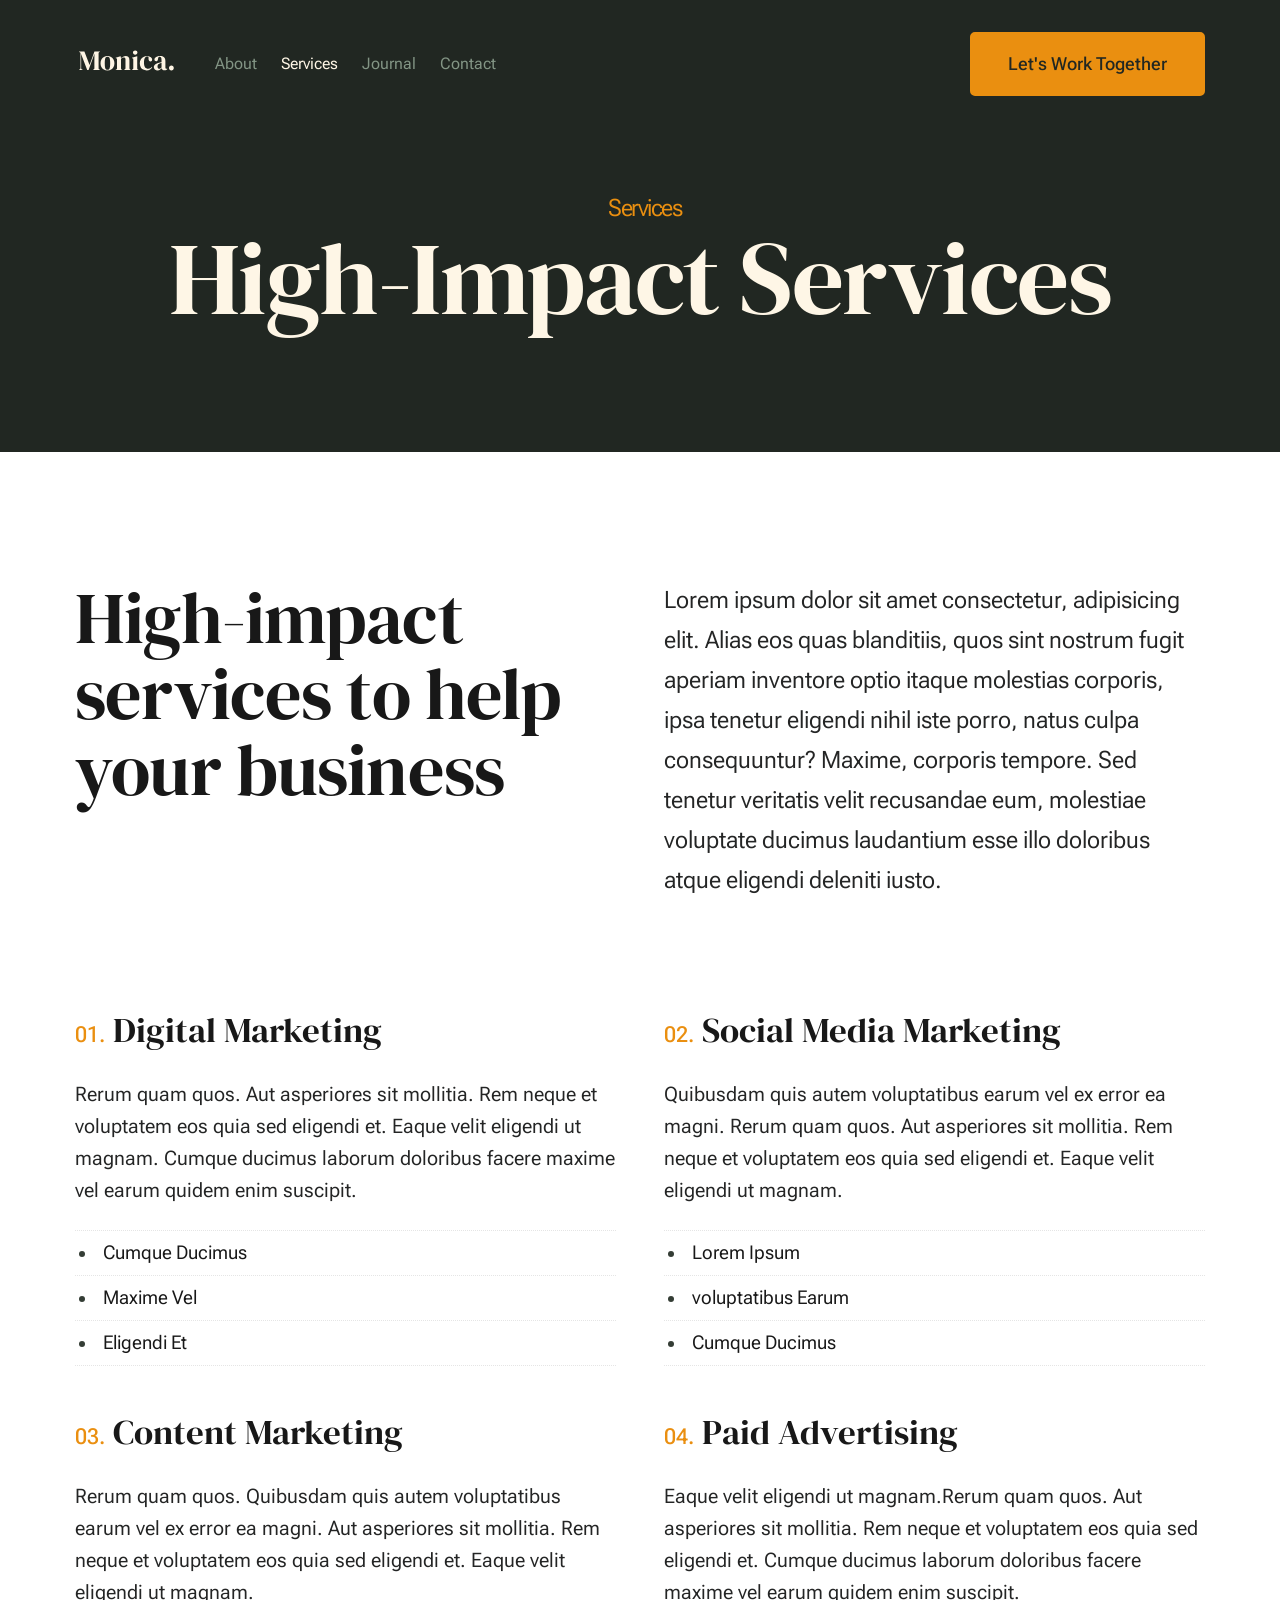
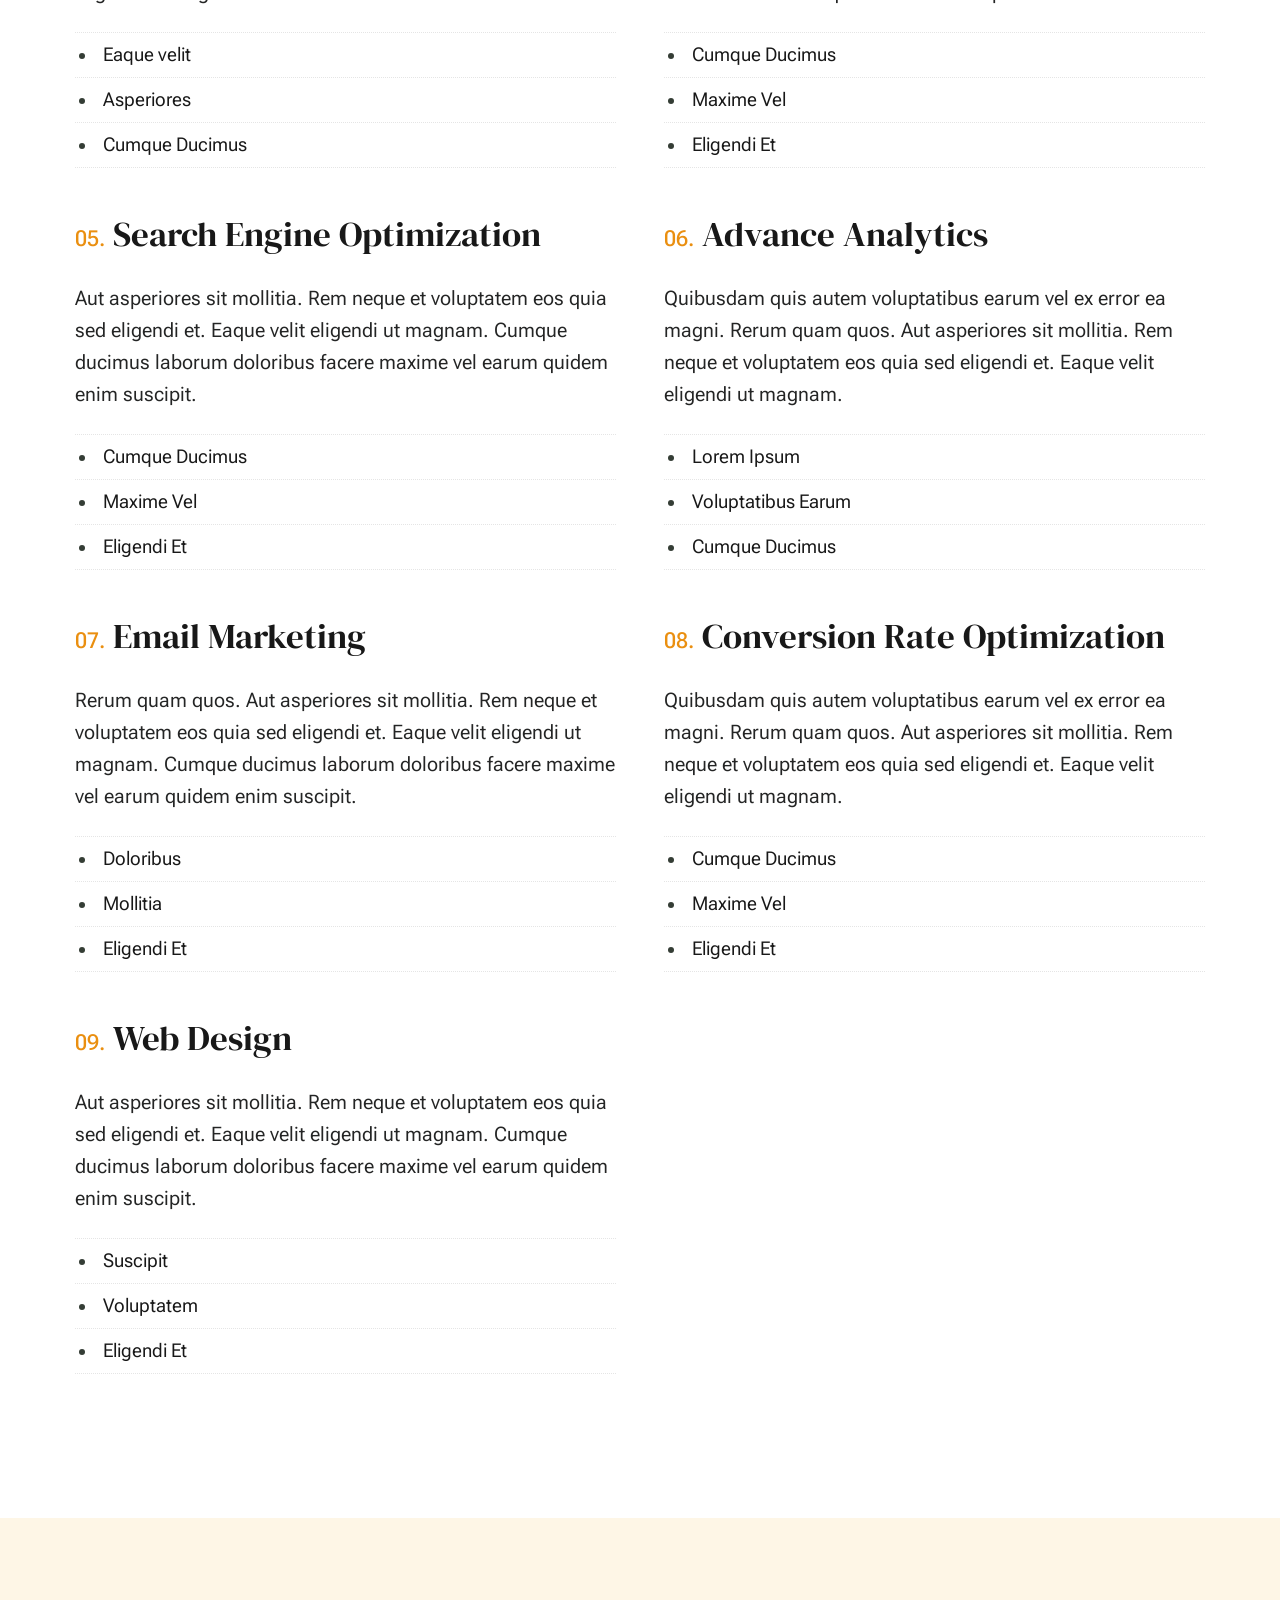
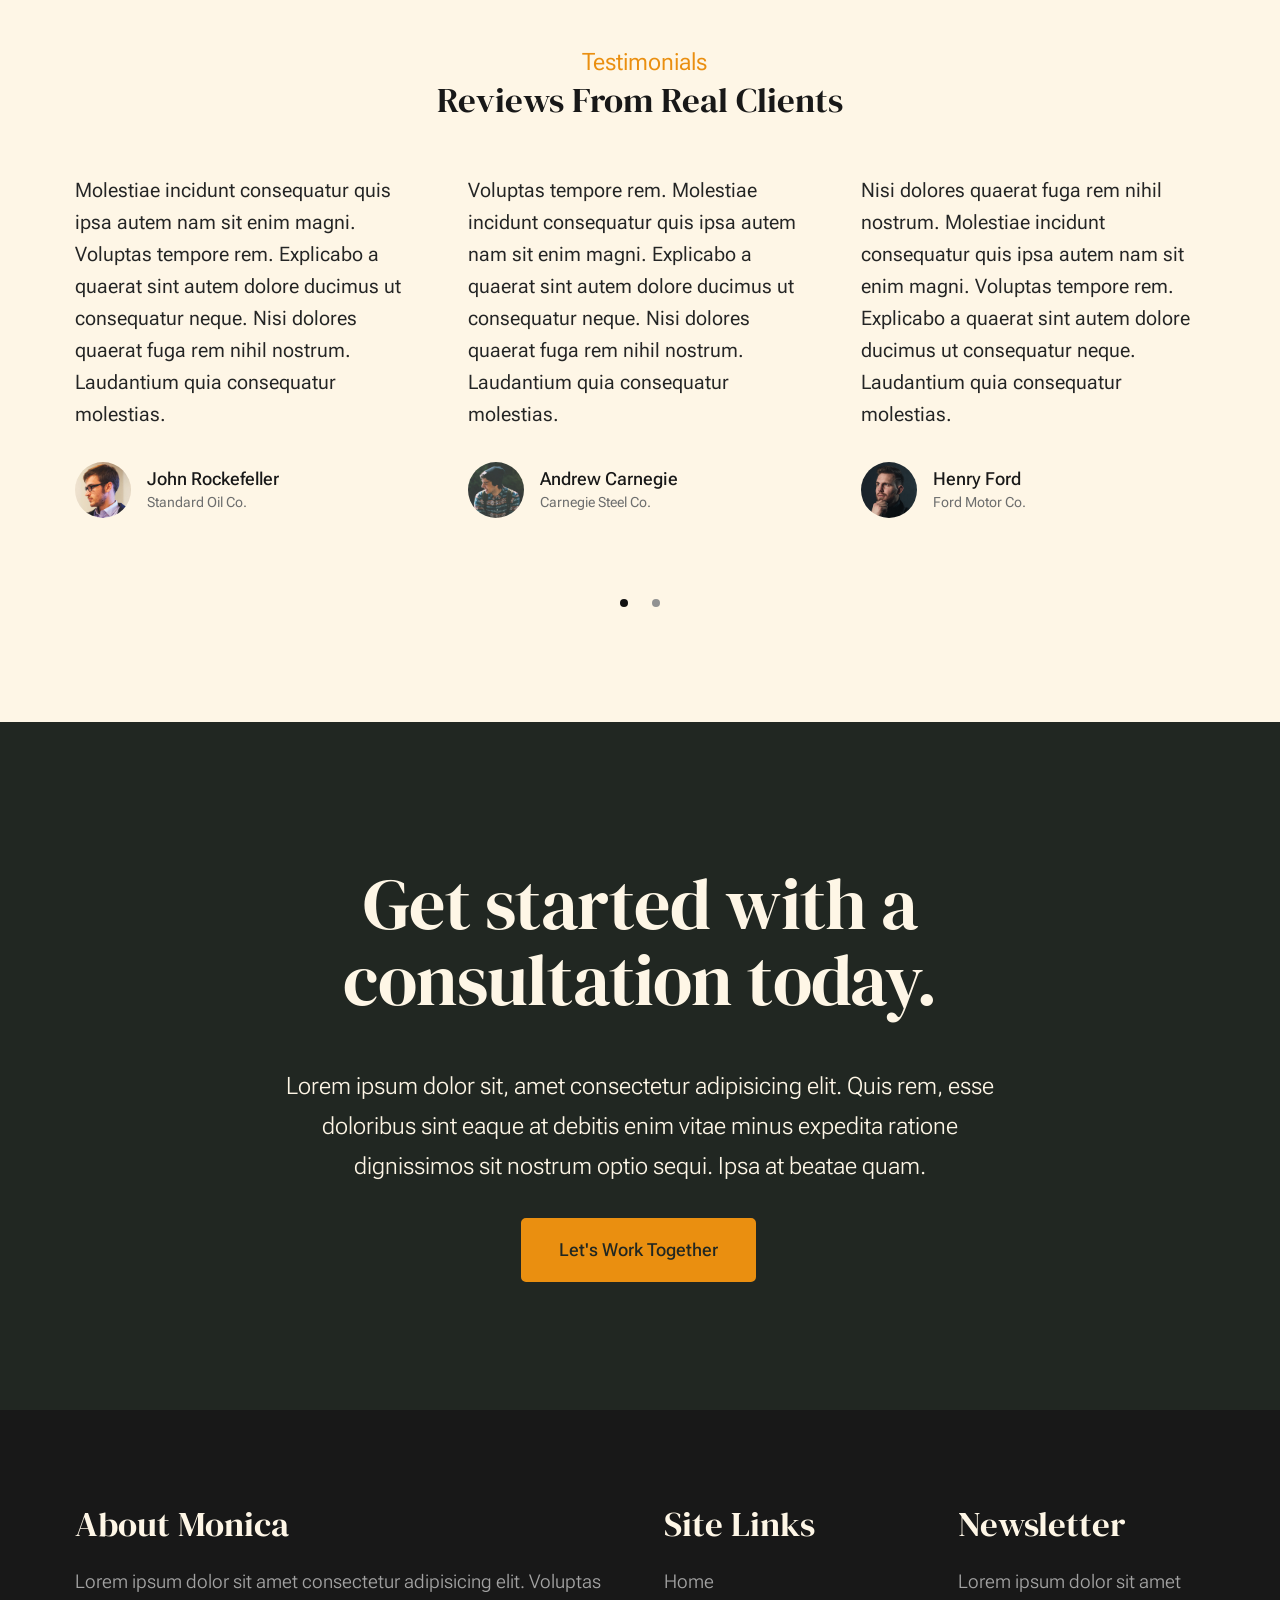
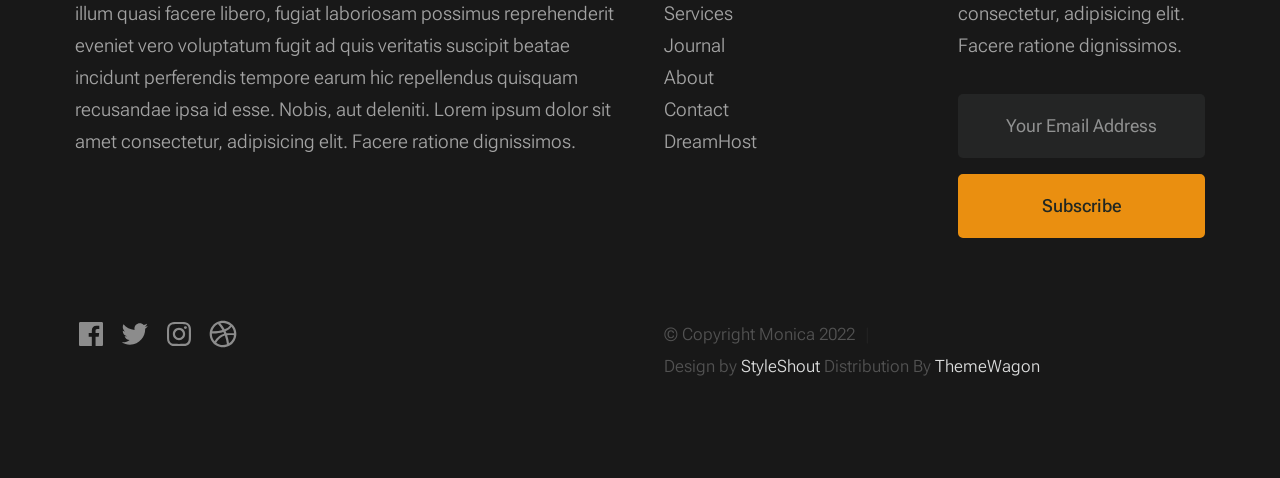
<file: services.html>
<!DOCTYPE html>
<html lang="en" class="no-js" >
<head>

    <!--- basic page needs
    ================================================== -->
    <meta charset="utf-8">
    <meta name="viewport" content="width=device-width, initial-scale=1">
    <title>Services - Monica</title>

    <script>
        document.documentElement.classList.remove('no-js');
        document.documentElement.classList.add('js');
    </script>

    <!-- CSS
    ================================================== -->
    <link rel="stylesheet" href="css/vendor.css">
    <link rel="stylesheet" href="css/styles.css">

    <!-- favicons
    ================================================== -->
    <link rel="apple-touch-icon" sizes="180x180" href="apple-touch-icon.png">
    <link rel="icon" type="image/png" sizes="32x32" href="favicon-32x32.png">
    <link rel="icon" type="image/png" sizes="16x16" href="favicon-16x16.png">
    <link rel="manifest" href="site.webmanifest">

</head>


<body id="top">


    <!-- preloader
    ================================================== -->
    <div id="preloader">
        <div id="loader" class="dots-fade">
            <div></div>
            <div></div>
            <div></div>
        </div>
    </div>


    <!-- page wrap
    ================================================== -->
    <div id="page" class="s-pagewrap">

        <!-- # site header 
        ================================================== -->
        <header class="s-header">

            <div class="row s-header__inner width-sixteen-col">

                <div class="s-header__block">
                    <div class="s-header__logo">
                        <a class="logo" href="index.html">
                            <img src="images/logo.svg" alt="Homepage">
                        </a>
                    </div>

                    <a class="s-header__menu-toggle" href="#0"><span>Menu</span></a>
                </div> <!-- end s-header__block -->

                <nav class="s-header__nav">
    
                    <ul class="s-header__menu-links">
                        <li><a href="about.html">About</a></li>
                        <li class="current"><a href="services.html">Services</a></li>
                        <li><a href="blog.html">Journal</a></li>
                        <li><a href="contact.html">Contact</a></li>
                    </ul> <!-- s-header__menu-links -->

                    <div class="s-header__contact">
                        <a href="contact.html" class="btn btn--primary s-header__contact-btn">Let's Work Together</a>                        
                    </div> <!-- s-header__contact -->
    
                </nav> <!-- end s-header__nav -->

            </div> <!-- end s-header__inner -->

        </header> <!-- end s-header -->

        <!-- # site main content
        ================================================== -->
        <section id="content" class="s-content">

               <section class="s-pageheader pageheader">
                    <div class="row">
                        <div class="column xl-12">
                            <h1 class="page-title">
                                <span class="page-title__small-type text-pretitle">Services</span>
                                High-Impact Services
                            </h1>
                            
                        </div>
                    </div>
               </section> <!-- pageheader -->  

               <section class="s-pagecontent pagecontent">

                    <div class="row pageintro">
                        <div class="column xl-6 lg-12">
                            <h2 class="text-display-title">High-impact services to help your business</h2>
                        </div>
                        <div class="column xl-6 lg-12 u-flexitem-x-right">
                            <p class="lead">
                            Lorem ipsum dolor sit amet consectetur, adipisicing elit. Alias eos quas blanditiis, quos sint nostrum fugit aperiam 
                            inventore optio itaque molestias corporis, ipsa tenetur eligendi nihil iste porro, natus culpa consequuntur? Maxime, 
                            corporis tempore. Sed tenetur veritatis velit recusandae eum, molestiae voluptate ducimus laudantium esse illo 
                            doloribus atque eligendi deleniti iusto. 
                            </p>
                        </div>                       
                    </div>  <!-- pageintro -->       

                    <div class="row">
                        <div class="column xl-12 grid-block">             
                            
                            <div class="grid-full grid-list-items list-items show-ctr">
                                
                                <div class="grid-list-items__item list-items__item">
                                    <div class="list-items__item-header">
                                        <h3 class="list-items__item-title">Digital Marketing</h3>
                                    </div>
                                    <div class="list-items__item-text">
                                        <p>
                                        Rerum quam quos. Aut asperiores 
                                        sit mollitia. Rem neque et voluptatem eos quia sed eligendi et. Eaque velit eligendi ut 
                                        magnam. Cumque ducimus laborum doloribus facere maxime vel earum quidem enim suscipit.
                                        </p>

                                        <ul class="list-services">
                                            <li>Cumque Ducimus</li>
                                            <li>Maxime Vel</li>
                                            <li>Eligendi Et</li>
                                        </ul>
                                    </div>
                                </div> <!-- end list-items__item -->
                                <div class="grid-list-items__item list-items__item">
                                    <div class="list-items__item-header">
                                        <h3 class="list-items__item-title">Social Media Marketing</h3>
                                    </div>
                                    <div class="list-items__item-text">
                                        <p>
                                        Quibusdam quis autem voluptatibus earum vel ex error ea magni. Rerum quam quos. Aut asperiores 
                                        sit mollitia. Rem neque et voluptatem eos quia sed eligendi et. Eaque velit eligendi ut 
                                        magnam.
                                        </p>

                                        <ul class="list-services">
                                            <li>Lorem Ipsum</li>
                                            <li>voluptatibus Earum</li>
                                            <li>Cumque Ducimus</li>
                                        </ul>
                                    </div>
                                </div> <!-- end list-items__item -->
                                <div class="grid-list-items__item list-items__item">
                                    <div class="list-items__item-header">
                                        <h3 class="list-items__item-title">Content Marketing</h3>
                                    </div>
                                    <div class="list-items__item-text">
                                        <p>
                                        Rerum quam quos. Quibusdam quis autem voluptatibus earum vel ex error ea magni. Aut asperiores 
                                        sit mollitia. Rem neque et voluptatem eos quia sed eligendi et. Eaque velit eligendi ut 
                                        magnam.
                                        </p>

                                        <ul class="list-services">
                                            <li>Eaque velit</li>
                                            <li>Asperiores</li>
                                            <li>Cumque Ducimus</li>
                                        </ul>
                                    </div>
                                </div> <!-- end list-items__item -->
                                <div class="grid-list-items__item list-items__item">
                                    <div class="list-items__item-header">
                                        <h3 class="list-items__item-title">Paid Advertising</h3>
                                    </div>
                                    <div class="list-items__item-text">
                                        <p>
                                        Eaque velit eligendi ut magnam.Rerum quam quos. Aut asperiores 
                                        sit mollitia. Rem neque et voluptatem eos quia sed eligendi et. 
                                        Cumque ducimus laborum doloribus facere maxime vel earum quidem enim suscipit.
                                        </p>

                                        <ul class="list-services">
                                            <li>Cumque Ducimus</li>
                                            <li>Maxime Vel</li>
                                            <li>Eligendi Et</li>
                                        </ul>
                                    </div>
                                </div> <!-- end list-items__item -->
                                <div class="grid-list-items__item list-items__item">
                                    <div class="list-items__item-header">
                                        <h3 class="list-items__item-title">Search Engine Optimization</h3>
                                    </div>
                                    <div class="list-items__item-text">
                                        <p>
                                        Aut asperiores sit mollitia. Rem neque et voluptatem eos quia sed eligendi et. Eaque velit eligendi ut 
                                        magnam. Cumque ducimus laborum doloribus facere maxime vel earum quidem enim suscipit.
                                        </p>

                                        <ul class="list-services">
                                            <li>Cumque Ducimus</li>
                                            <li>Maxime Vel</li>
                                            <li>Eligendi Et</li>
                                        </ul>
                                    </div>
                                </div> <!-- end list-items__item -->
                                <div class="grid-list-items__item list-items__item">
                                    <div class="list-items__item-header">
                                        <h3 class="list-items__item-title">Advance Analytics</h3>
                                    </div>
                                    <div class="list-items__item-text">
                                        <p>
                                        Quibusdam quis autem voluptatibus earum vel ex error ea magni. Rerum quam quos. Aut asperiores 
                                        sit mollitia. Rem neque et voluptatem eos quia sed eligendi et. Eaque velit eligendi ut 
                                        magnam.
                                        </p>

                                        <ul class="list-services">
                                            <li>Lorem Ipsum</li>
                                            <li>Voluptatibus Earum</li>
                                            <li>Cumque Ducimus</li>
                                        </ul>
                                    </div>
                                </div> <!-- end list-items__item -->
                                <div class="grid-list-items__item list-items__item">
                                    <div class="list-items__item-header">
                                        <h3 class="list-items__item-title">Email Marketing</h3>
                                    </div>
                                    <div class="list-items__item-text">
                                        <p>
                                        Rerum quam quos. Aut asperiores 
                                        sit mollitia. Rem neque et voluptatem eos quia sed eligendi et. Eaque velit eligendi ut 
                                        magnam. Cumque ducimus laborum doloribus facere maxime vel earum quidem enim suscipit.
                                        </p>

                                        <ul class="list-services">
                                            <li>Doloribus</li>
                                            <li>Mollitia</li>
                                            <li>Eligendi Et</li>
                                        </ul>
                                    </div>
                                </div> <!-- end list-items__item -->
                                <div class="grid-list-items__item list-items__item">
                                    <div class="list-items__item-header">
                                        <h3 class="list-items__item-title">Conversion Rate Optimization</h3>
                                    </div>
                                    <div class="list-items__item-text">
                                        <p>
                                        Quibusdam quis autem voluptatibus earum vel ex error ea magni. Rerum quam quos. Aut asperiores 
                                        sit mollitia. Rem neque et voluptatem eos quia sed eligendi et. Eaque velit eligendi ut 
                                        magnam.
                                        </p>

                                        <ul class="list-services">
                                            <li>Cumque Ducimus</li>
                                            <li>Maxime Vel</li>
                                            <li>Eligendi Et</li>
                                        </ul>
                                    </div>
                                </div> <!-- end list-items__item -->
                                <div class="grid-list-items__item list-items__item">
                                    <div class="list-items__item-header">
                                        <h3 class="list-items__item-title">Web Design</h3>
                                    </div>
                                    <div class="list-items__item-text">
                                        <p>
                                        Aut asperiores sit mollitia. Rem neque et voluptatem eos quia sed eligendi et. Eaque velit eligendi ut 
                                        magnam. Cumque ducimus laborum doloribus facere maxime vel earum quidem enim suscipit.
                                        </p>

                                        <ul class="list-services">
                                            <li>Suscipit</li>
                                            <li>Voluptatem</li>
                                            <li>Eligendi Et</li>
                                        </ul>
                                    </div>
                                </div> <!-- end list-items__item -->
    
                            </div> <!-- grid-list-items -->
                           

                        </div> <!-- end grid-block-->
                    </div> <!-- end row -->

               </section> <!-- pagecontent -->

               <section class="s-testimonials">

                    <div class="s-testimonials__header row row-x-center text-center">
                        <div class="column xl-8 lg-12">
        
                            <p class="text-pretitle">
                            Testimonials
                            </p>
                            <h3>
                            Reviews From Real Clients
                            </h3>                        
        
                        </div>
                    </div> <!--end s-testimonials__header -->

                    <div class="row s-testimonials__content">
                        <div class="column xl-12 testimonials">

                            <div class="swiper-container testimonials__slider page-slider">

                                <div class="swiper-wrapper">
                                    <div class="testimonials__slide swiper-slide">
                                        <p>
                                        Molestiae incidunt consequatur quis ipsa autem nam sit enim magni. Voluptas tempore rem. 
                                        Explicabo a quaerat sint autem dolore ducimus ut consequatur neque. Nisi dolores quaerat fuga rem nihil nostrum.
                                        Laudantium quia consequatur molestias.
                                        </p>
                                        <div class="testimonials__author">
                                            <img src="images/avatars/user-01.jpg" alt="Author image" class="testimonials__avatar">
                                            <cite class="testimonials__cite">
                                                <strong>John Rockefeller</strong>
                                                <span>Standard Oil Co.</span>
                                            </cite>
                                        </div>
                                    </div>
                                    <div class="testimonials__slide swiper-slide">
                                        <p>
                                        Voluptas tempore rem. Molestiae incidunt consequatur quis ipsa autem nam sit enim magni. 
                                        Explicabo a quaerat sint autem dolore ducimus ut consequatur neque. Nisi dolores quaerat fuga rem nihil nostrum.
                                        Laudantium quia consequatur molestias.
                                        </p>
                                        <div class="testimonials__author">
                                            <img src="images/avatars/user-04.jpg" alt="Author image" class="testimonials__avatar">
                                            <cite class="testimonials__cite">
                                                <strong>Andrew Carnegie</strong>
                                                <span>Carnegie Steel Co.</span>
                                            </cite>
                                        </div>
                                    </div>
                                    <div class="testimonials__slide swiper-slide">
                                        <p>
                                        Nisi dolores quaerat fuga rem nihil nostrum. Molestiae incidunt consequatur quis ipsa autem nam sit enim magni. 
                                        Voluptas tempore rem. Explicabo a quaerat sint autem dolore ducimus ut consequatur neque. 
                                        Laudantium quia consequatur molestias.
                                        </p>
                                        <div class="testimonials__author">
                                            <img src="images/avatars/user-06.jpg" alt="Author image" class="testimonials__avatar">
                                            <cite class="testimonials__cite">
                                                <strong>Henry Ford</strong>
                                                <span>Ford Motor Co.</span>
                                            </cite>
                                        </div>
                                    </div>
                                    <div class="testimonials__slide swiper-slide">
                                        <p>
                                        Molestiae incidunt consequatur quis ipsa autem nam sit enim magni. Voluptas tempore rem. 
                                        Explicabo a quaerat sint autem dolore ducimus ut consequatur neque. Nisi dolores quaerat fuga rem nihil nostrum.
                                        Laudantium quia consequatur molestias.
                                        </p>
                                        <div class="testimonials__author">
                                            <img src="images/avatars/user-02.jpg" alt="Author image" class="testimonials__avatar">
                                            <cite class="testimonials__cite">
                                                <strong>John Morgan</strong>
                                                <span>JP Morgan & Co.</span>
                                            </cite>
                                        </div>
                                    </div> 
                                </div> <!-- end swiper-wrapper --> 

                                <div class="swiper-pagination"></div>

                            </div> <!--end testimonials__slider --> 

                        </div> <!-- testimonials -->
                    </div> <!--end s-testimonials__content -->

               </section> <!-- end s-testimonials -->

        </section> <!-- s-content-->

        <!-- # cta
        ================================================== -->
        <section id="cta" class="s-cta">

            <div class="row row-x-center text-center">
                <div class="column xl-8 lg-12">

                    <div class="s-cta__content">
                        <h2 class="text-display-title">
                        Get started with a consultation today.
                        </h2>
                        <p class="lead">
                        Lorem ipsum dolor sit, amet consectetur adipisicing elit. Quis rem, esse doloribus sint eaque at debitis enim vitae minus expedita ratione dignissimos sit nostrum optio sequi. Ipsa at beatae quam.
                        </p>
                        <a href="contact.html" class="btn btn--primary">Let's Work Together</a>
                    </div>

                </div>
            </div>

        </section> <!-- end s-cta -->


        <!-- # footer 
        ================================================== -->
        <footer class="s-footer">
            <div class="row s-footer__content">
                <div class="column xl-6 lg-6 md-12 s-footer__block s-footer__about">                    
                    <h3>About Monica</h3>
                    <p>
                    Lorem ipsum dolor sit amet consectetur adipisicing elit. Voluptas illum quasi facere libero, 
                    fugiat laboriosam possimus reprehenderit eveniet vero voluptatum fugit ad quis veritatis suscipit beatae 
                    incidunt perferendis tempore earum hic repellendus quisquam recusandae ipsa id esse. Nobis, aut deleniti.
                    Lorem ipsum dolor sit amet consectetur, adipisicing elit. Facere ratione dignissimos.
                    </p>               
                </div>                
                <div class="column xl-3 lg-6 md-12 s-footer__block s-footer__site-links">
                    <h3>Site Links</h3>
                    <ul class="link-list">
                        <li><a href="index.html">Home</a></li>
                        <li><a href="services.html">Services</a></li>
                        <li><a href="blog.html">Journal</a></li>
                        <li><a href="about.html">About</a></li>
                        <li><a href="contact.html">Contact</a></li>
                        <li><a href="https://www.dreamhost.com/r.cgi?287326">DreamHost</a></li>
                    </ul>
                </div>
                <div class="column xl-3 lg-6 md-12 tab-12 s-footer__block s-footer__newsletter">
                    <h3>Newsletter</h3>

                    <p>
                    Lorem ipsum dolor sit amet consectetur, adipisicing elit. Facere ratione dignissimos.
                    </p>

                    <div class="subscribe-form">
                        <form id="mc-form" class="mc-form">
                            <input type="email" name="EMAIL" id="mce-EMAIL" class="u-fullwidth text-center" placeholder="Your Email Address" title="The domain portion of the email address is invalid (the portion after the @)." pattern="^([^\x00-\x20\x22\x28\x29\x2c\x2e\x3a-\x3c\x3e\x40\x5b-\x5d\x7f-\xff]+|\x22([^\x0d\x22\x5c\x80-\xff]|\x5c[\x00-\x7f])*\x22)(\x2e([^\x00-\x20\x22\x28\x29\x2c\x2e\x3a-\x3c\x3e\x40\x5b-\x5d\x7f-\xff]+|\x22([^\x0d\x22\x5c\x80-\xff]|\x5c[\x00-\x7f])*\x22))*\x40([^\x00-\x20\x22\x28\x29\x2c\x2e\x3a-\x3c\x3e\x40\x5b-\x5d\x7f-\xff]+|\x5b([^\x0d\x5b-\x5d\x80-\xff]|\x5c[\x00-\x7f])*\x5d)(\x2e([^\x00-\x20\x22\x28\x29\x2c\x2e\x3a-\x3c\x3e\x40\x5b-\x5d\x7f-\xff]+|\x5b([^\x0d\x5b-\x5d\x80-\xff]|\x5c[\x00-\x7f])*\x5d))*(\.\w{2,})+$" required>
                            <input type="submit" name="subscribe" value="Subscribe" class="btn btn--primary btn--small u-fullwidth">
                            <!-- <div style="position: absolute; left: -5000px;" aria-hidden="true"><input type="text" name="b_cdb7b577e41181934ed6a6a44_9a91cfe7b3" tabindex="-1" value=""></div> -->
                            <div class="mc-status"></div>
                        </form>
                    </div>
                </div>
            </div>    
            
            <div class="row s-footer__bottom">
                <div class="column xl-6 lg-12">
                    <ul class="s-footer__social social-list">
                        <li>
                            <a href="#0">
                                <svg xmlns="http://www.w3.org/2000/svg" width="24" height="24" viewBox="0 0 24 24" style="fill:rgba(0, 0, 0, 1);transform:;-ms-filter:"><path d="M20,3H4C3.447,3,3,3.448,3,4v16c0,0.552,0.447,1,1,1h8.615v-6.96h-2.338v-2.725h2.338v-2c0-2.325,1.42-3.592,3.5-3.592 c0.699-0.002,1.399,0.034,2.095,0.107v2.42h-1.435c-1.128,0-1.348,0.538-1.348,1.325v1.735h2.697l-0.35,2.725h-2.348V21H20 c0.553,0,1-0.448,1-1V4C21,3.448,20.553,3,20,3z"></path></svg>
                                <span class="u-screen-reader-text">Facebook</span>
                            </a>
                        </li>
                        <li>
                            <a href="#0">
                                <svg xmlns="http://www.w3.org/2000/svg" width="24" height="24" viewBox="0 0 24 24" style="fill:rgba(0, 0, 0, 1);transform:;-ms-filter:"><path d="M19.633,7.997c0.013,0.175,0.013,0.349,0.013,0.523c0,5.325-4.053,11.461-11.46,11.461c-2.282,0-4.402-0.661-6.186-1.809 c0.324,0.037,0.636,0.05,0.973,0.05c1.883,0,3.616-0.636,5.001-1.721c-1.771-0.037-3.255-1.197-3.767-2.793 c0.249,0.037,0.499,0.062,0.761,0.062c0.361,0,0.724-0.05,1.061-0.137c-1.847-0.374-3.23-1.995-3.23-3.953v-0.05 c0.537,0.299,1.16,0.486,1.82,0.511C3.534,9.419,2.823,8.184,2.823,6.787c0-0.748,0.199-1.434,0.548-2.032 c1.983,2.443,4.964,4.04,8.306,4.215c-0.062-0.3-0.1-0.611-0.1-0.923c0-2.22,1.796-4.028,4.028-4.028 c1.16,0,2.207,0.486,2.943,1.272c0.91-0.175,1.782-0.512,2.556-0.973c-0.299,0.935-0.936,1.721-1.771,2.22 c0.811-0.088,1.597-0.312,2.319-0.624C21.104,6.712,20.419,7.423,19.633,7.997z"></path></svg>
                                <span class="u-screen-reader-text">Twitter</span>
                            </a>
                        </li>
                        <li>
                            <a href="#0">
                                <svg xmlns="http://www.w3.org/2000/svg" width="24" height="24" viewBox="0 0 24 24" style="fill:rgba(0, 0, 0, 1);transform:;-ms-filter:"><path d="M11.999,7.377c-2.554,0-4.623,2.07-4.623,4.623c0,2.554,2.069,4.624,4.623,4.624c2.552,0,4.623-2.07,4.623-4.624 C16.622,9.447,14.551,7.377,11.999,7.377L11.999,7.377z M11.999,15.004c-1.659,0-3.004-1.345-3.004-3.003 c0-1.659,1.345-3.003,3.004-3.003s3.002,1.344,3.002,3.003C15.001,13.659,13.658,15.004,11.999,15.004L11.999,15.004z"></path><circle cx="16.806" cy="7.207" r="1.078"></circle><path d="M20.533,6.111c-0.469-1.209-1.424-2.165-2.633-2.632c-0.699-0.263-1.438-0.404-2.186-0.42 c-0.963-0.042-1.268-0.054-3.71-0.054s-2.755,0-3.71,0.054C7.548,3.074,6.809,3.215,6.11,3.479C4.9,3.946,3.945,4.902,3.477,6.111 c-0.263,0.7-0.404,1.438-0.419,2.186c-0.043,0.962-0.056,1.267-0.056,3.71c0,2.442,0,2.753,0.056,3.71 c0.015,0.748,0.156,1.486,0.419,2.187c0.469,1.208,1.424,2.164,2.634,2.632c0.696,0.272,1.435,0.426,2.185,0.45 c0.963,0.042,1.268,0.055,3.71,0.055s2.755,0,3.71-0.055c0.747-0.015,1.486-0.157,2.186-0.419c1.209-0.469,2.164-1.424,2.633-2.633 c0.263-0.7,0.404-1.438,0.419-2.186c0.043-0.962,0.056-1.267,0.056-3.71s0-2.753-0.056-3.71C20.941,7.57,20.801,6.819,20.533,6.111z M19.315,15.643c-0.007,0.576-0.111,1.147-0.311,1.688c-0.305,0.787-0.926,1.409-1.712,1.711c-0.535,0.199-1.099,0.303-1.67,0.311 c-0.95,0.044-1.218,0.055-3.654,0.055c-2.438,0-2.687,0-3.655-0.055c-0.569-0.007-1.135-0.112-1.669-0.311 c-0.789-0.301-1.414-0.923-1.719-1.711c-0.196-0.534-0.302-1.099-0.311-1.669c-0.043-0.95-0.053-1.218-0.053-3.654 c0-2.437,0-2.686,0.053-3.655c0.007-0.576,0.111-1.146,0.311-1.687c0.305-0.789,0.93-1.41,1.719-1.712 c0.534-0.198,1.1-0.303,1.669-0.311c0.951-0.043,1.218-0.055,3.655-0.055c2.437,0,2.687,0,3.654,0.055 c0.571,0.007,1.135,0.112,1.67,0.311c0.786,0.303,1.407,0.925,1.712,1.712c0.196,0.534,0.302,1.099,0.311,1.669 c0.043,0.951,0.054,1.218,0.054,3.655c0,2.436,0,2.698-0.043,3.654H19.315z"></path></svg>
                                <span class="u-screen-reader-text">Instagram</span>
                            </a>
                        </li>
                        <li>
                            <a href="#0">
                                <svg xmlns="http://www.w3.org/2000/svg" width="24" height="24" viewBox="0 0 24 24" style="fill: rgba(0, 0, 0, 1);transform: ;msFilter:;"><path d="M20.66 6.98a9.932 9.932 0 0 0-3.641-3.64C15.486 2.447 13.813 2 12 2s-3.486.447-5.02 1.34c-1.533.893-2.747 2.107-3.64 3.64S2 10.187 2 12s.446 3.487 1.34 5.02a9.924 9.924 0 0 0 3.641 3.64C8.514 21.553 10.187 22 12 22s3.486-.447 5.02-1.34a9.932 9.932 0 0 0 3.641-3.64C21.554 15.487 22 13.813 22 12s-.446-3.487-1.34-5.02zM12 3.66c2 0 3.772.64 5.32 1.919-.92 1.174-2.286 2.14-4.1 2.9-1.002-1.813-2.088-3.327-3.261-4.54A7.715 7.715 0 0 1 12 3.66zM5.51 6.8a8.116 8.116 0 0 1 2.711-2.22c1.212 1.201 2.325 2.7 3.34 4.5-2 .6-4.114.9-6.341.9-.573 0-1.006-.013-1.3-.04A8.549 8.549 0 0 1 5.51 6.8zM3.66 12c0-.054.003-.12.01-.2.007-.08.01-.146.01-.2.254.014.641.02 1.161.02 2.666 0 5.146-.367 7.439-1.1.187.373.381.793.58 1.26-1.32.293-2.674 1.006-4.061 2.14S6.4 16.247 5.76 17.5c-1.4-1.587-2.1-3.42-2.1-5.5zM12 20.34c-1.894 0-3.594-.587-5.101-1.759.601-1.187 1.524-2.322 2.771-3.401 1.246-1.08 2.483-1.753 3.71-2.02a29.441 29.441 0 0 1 1.56 6.62 8.166 8.166 0 0 1-2.94.56zm7.08-3.96a8.351 8.351 0 0 1-2.58 2.621c-.24-2.08-.7-4.107-1.379-6.081.932-.066 1.765-.1 2.5-.1.799 0 1.686.034 2.659.1a8.098 8.098 0 0 1-1.2 3.46zm-1.24-5c-1.16 0-2.233.047-3.22.14a27.053 27.053 0 0 0-.68-1.62c2.066-.906 3.532-2.006 4.399-3.3 1.2 1.414 1.854 3.027 1.96 4.84-.812-.04-1.632-.06-2.459-.06z"></path></svg>
                                <span class="u-screen-reader-text">Dribbble</span>
                            </a>
                        </li>
                    </ul> <!-- end s-footer__social -->
                </div>
                <div class="column xl-6 lg-12">
                    <p class="ss-copyright">
                        <span>© Copyright Monica 2022</span> 
                        <span>Design by <a href="https://www.styleshout.com/">StyleShout</a> Distribution By <a href="https://themewagon.com">ThemeWagon</a></span>
                    </p>
                </div>

                <div class="ss-go-top">
                    <a class="smoothscroll" title="Back to Top" href="#top">
                        <svg xmlns="http://www.w3.org/2000/svg" viewBox="0 0 24 24" width="36" height="36" fill="none" stroke="#ffffff" stroke-width="1" stroke-linecap="round" stroke-linejoin="round">&lt;!--!  Atomicons Free 1.00 by @atisalab License - https://atomicons.com/license/ (Icons: CC BY 4.0) Copyright 2021 Atomicons --&gt;<polyline points="17 11 12 6 7 11"></polyline><line x1="12" y1="18" x2="12" y2="6"></line></svg>
                    </a>
                </div> <!-- end ss-go-top -->
            </div>
            
        </footer> <!-- end s-footer -->

    </div> <!-- end page-wrap -->

    <!-- Java Script
    ================================================== -->
    <script src="js/plugins.js"></script>
    <script src="js/main.js"></script>

</body>
</html>
</file>
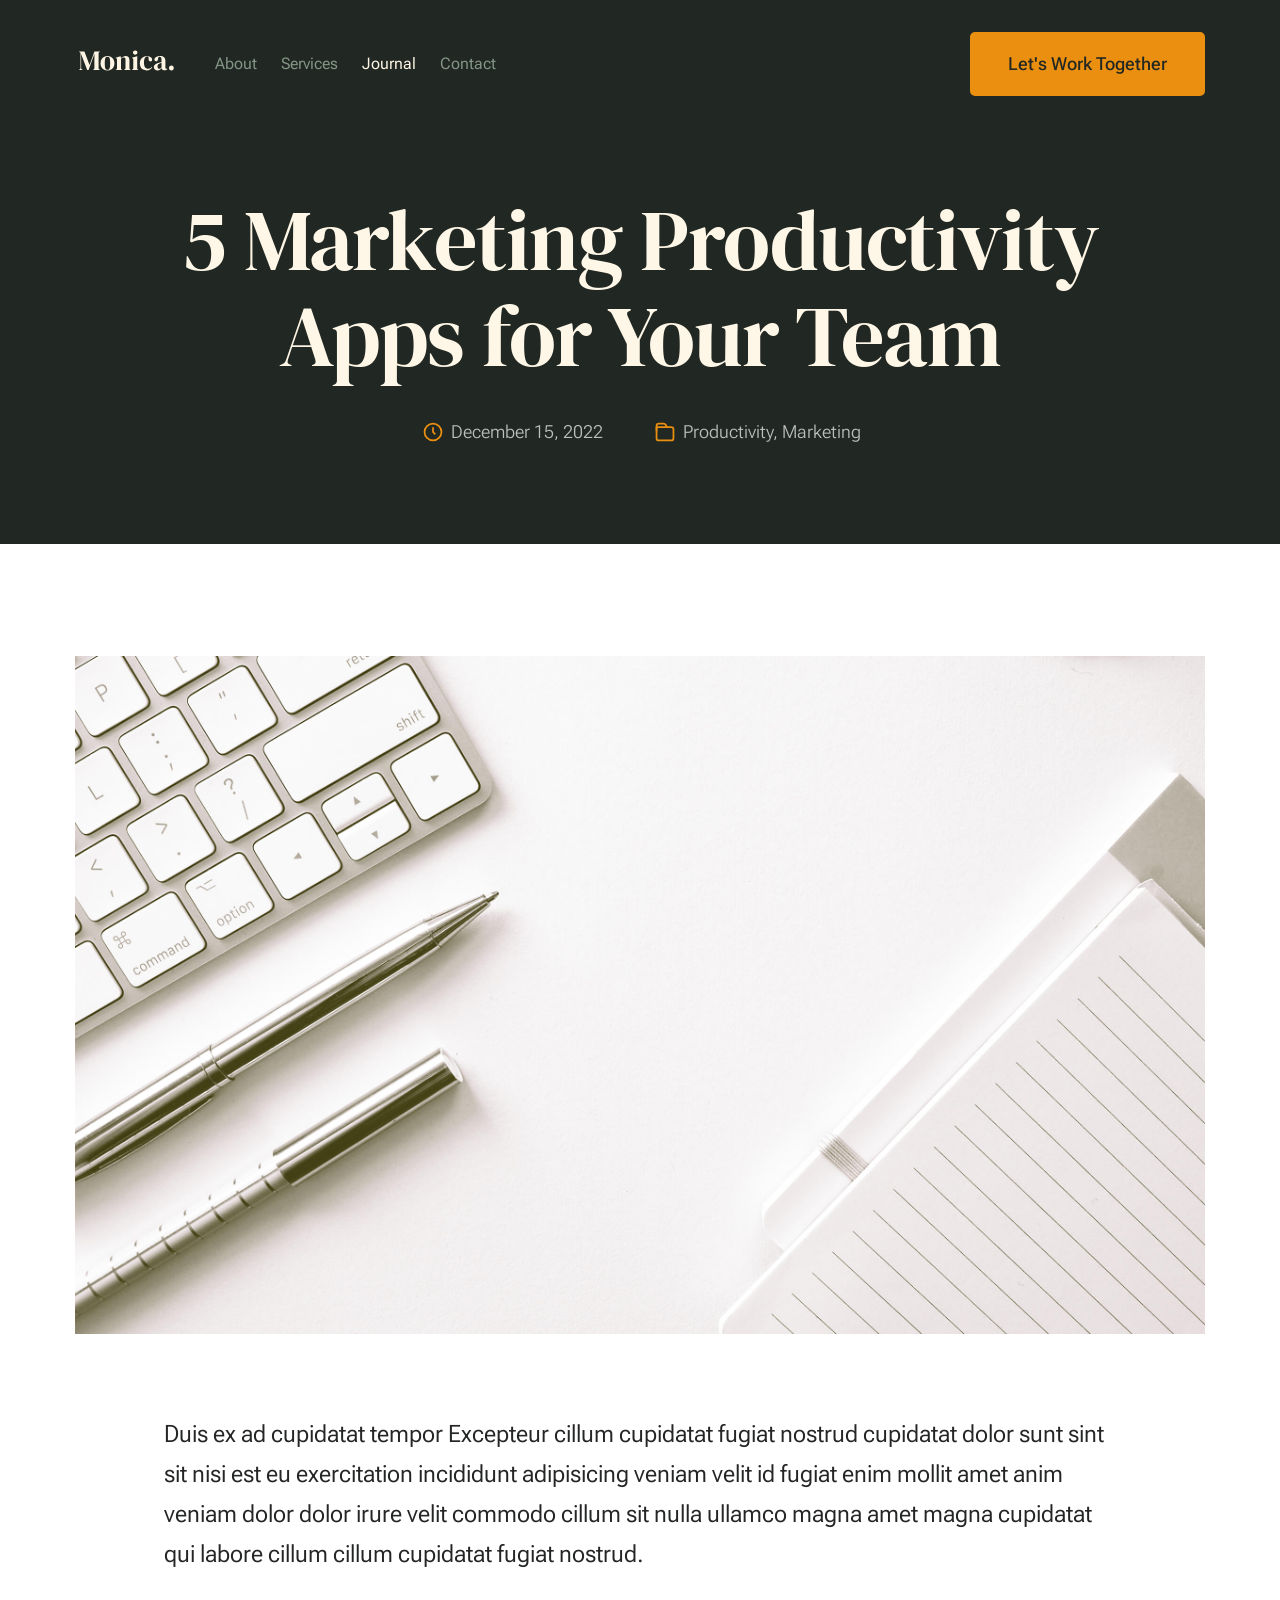
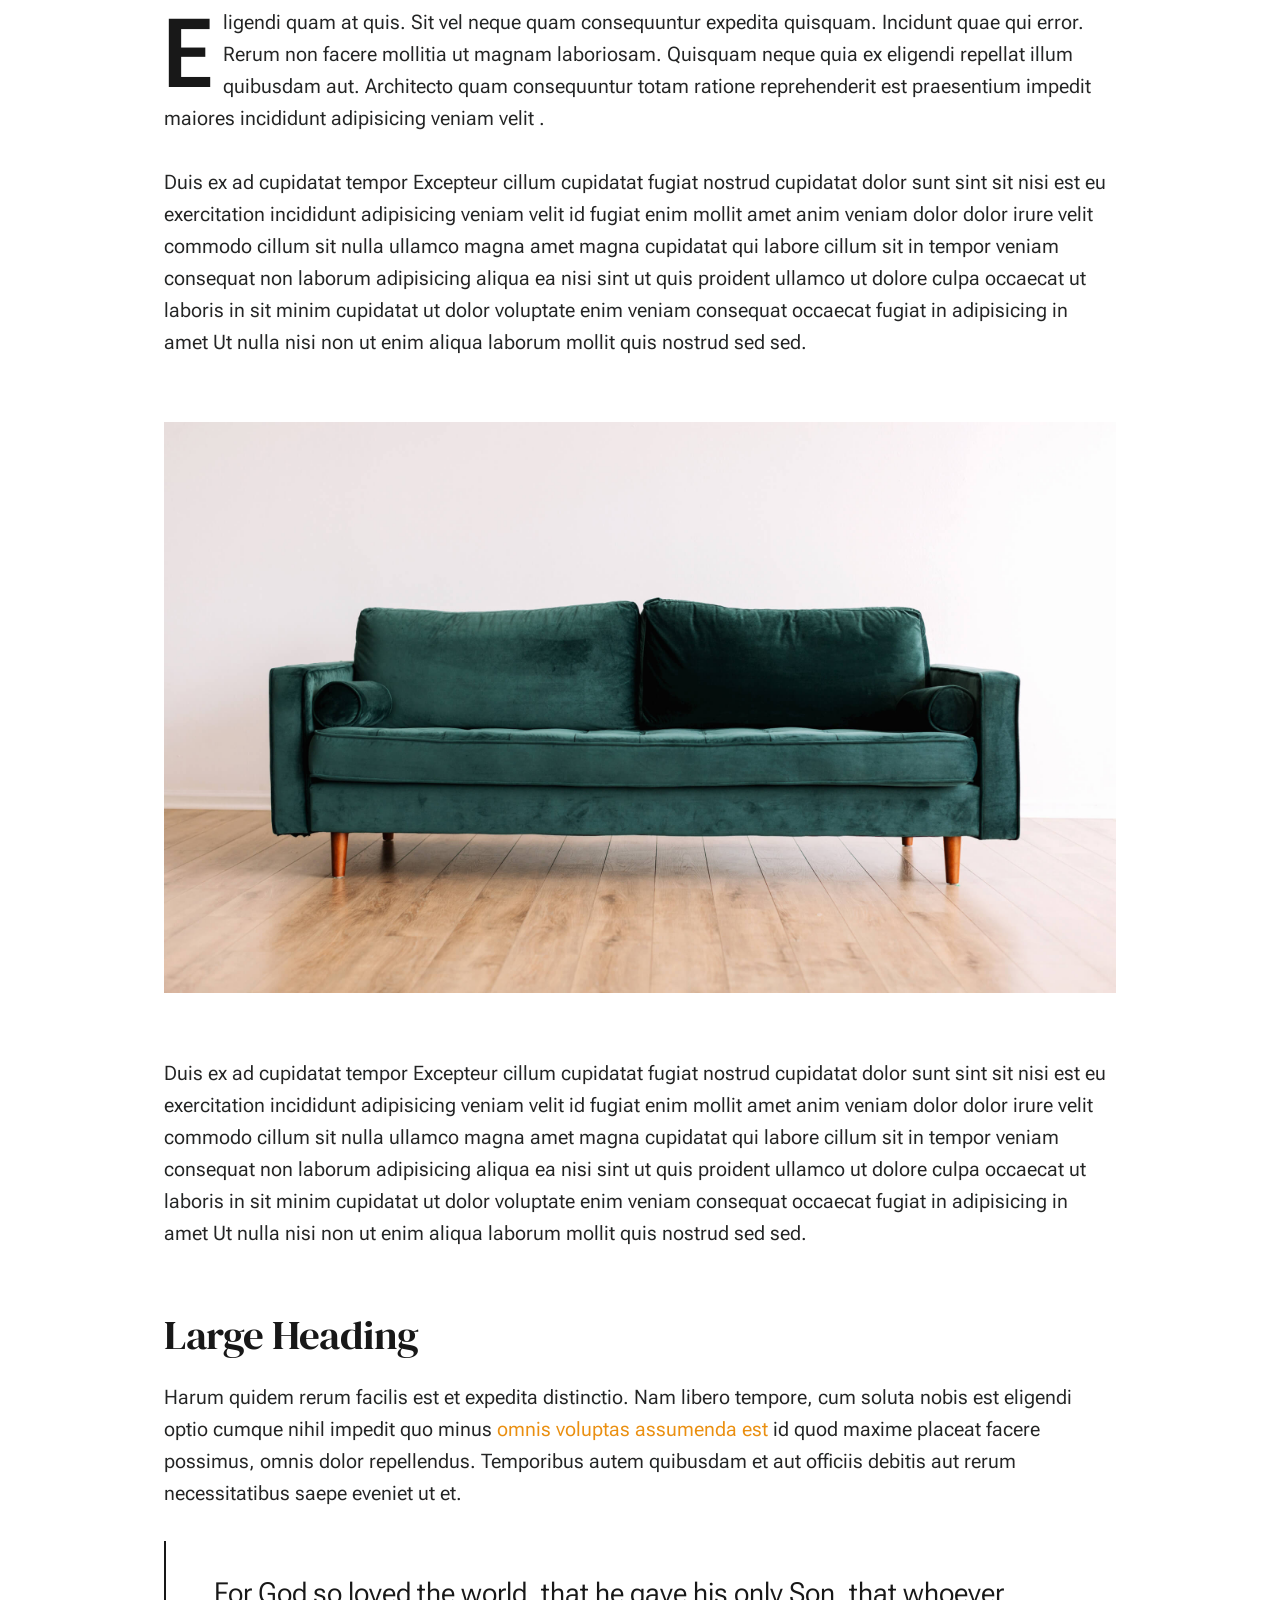
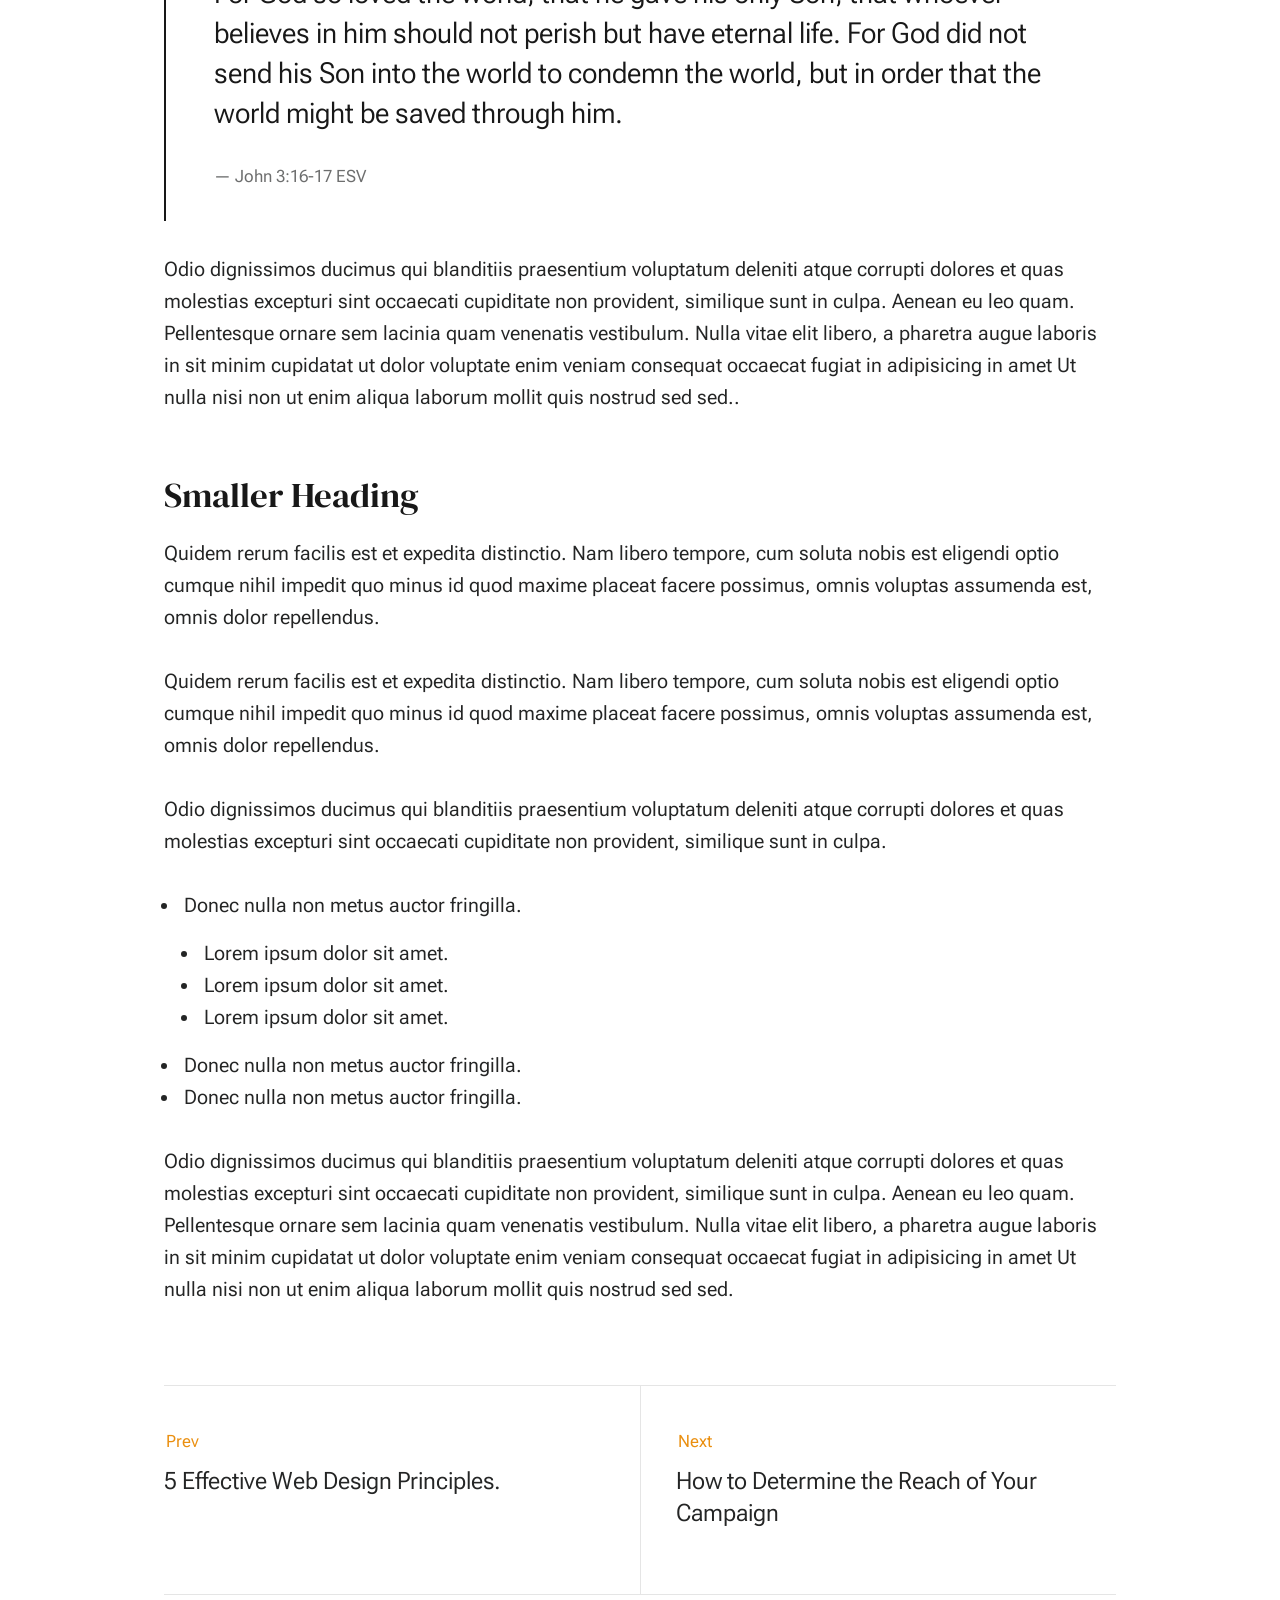
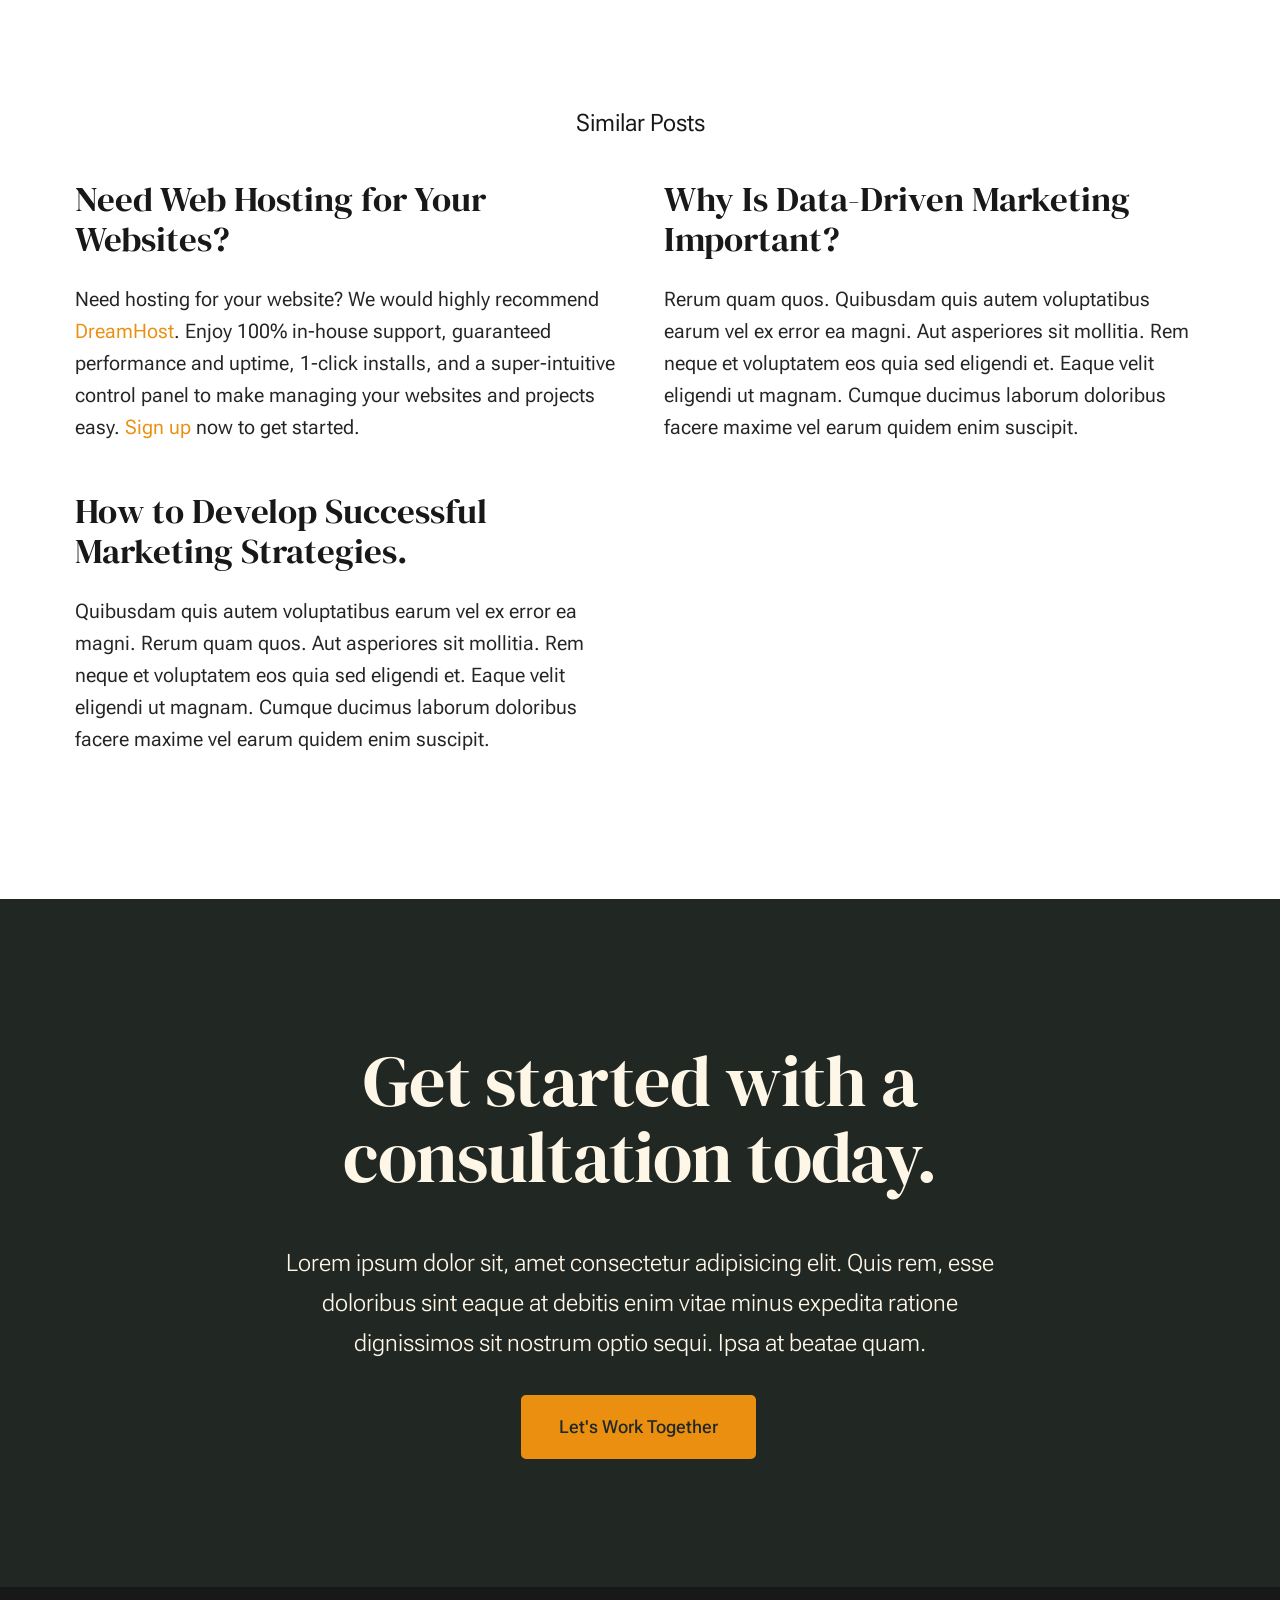
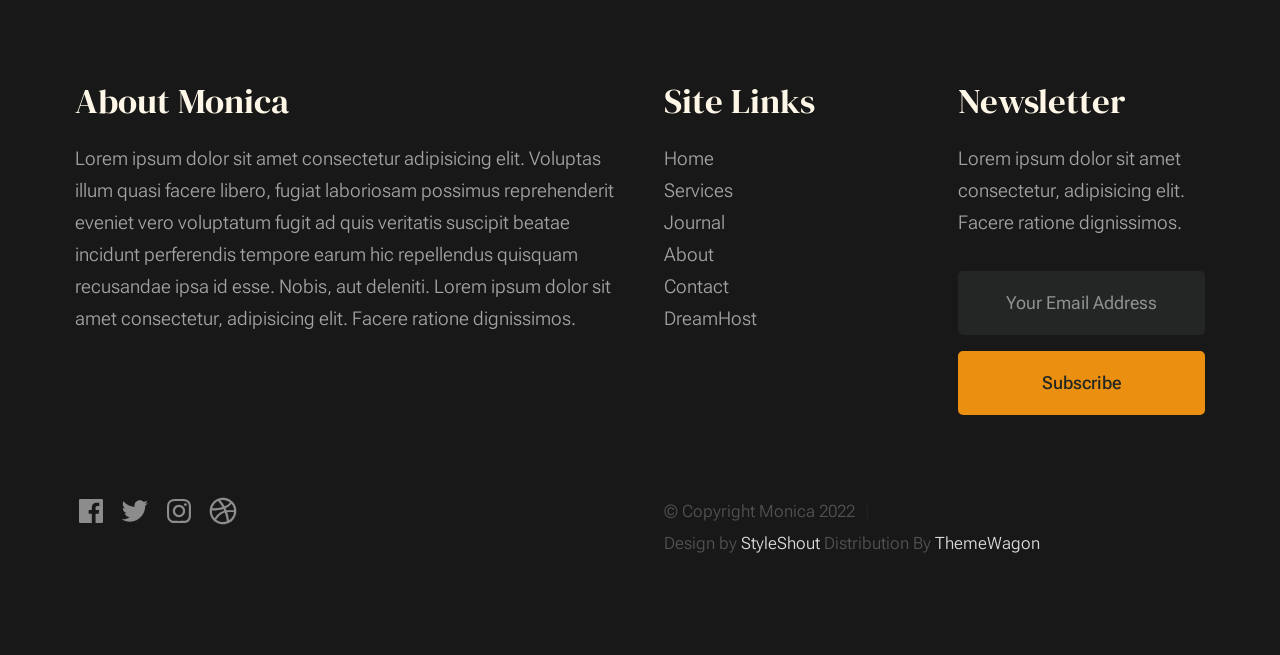
<file: single.html>
<!DOCTYPE html>
<html lang="en" class="no-js" >
<head>

    <!--- basic page needs
    ================================================== -->
    <meta charset="utf-8">
    <meta name="viewport" content="width=device-width, initial-scale=1">
    <title>Single - Monica</title>

    <script>
        document.documentElement.classList.remove('no-js');
        document.documentElement.classList.add('js');
    </script>

    <!-- CSS
    ================================================== -->
    <link rel="stylesheet" href="css/vendor.css">
    <link rel="stylesheet" href="css/styles.css">

    <!-- favicons
    ================================================== -->
    <link rel="apple-touch-icon" sizes="180x180" href="apple-touch-icon.png">
    <link rel="icon" type="image/png" sizes="32x32" href="favicon-32x32.png">
    <link rel="icon" type="image/png" sizes="16x16" href="favicon-16x16.png">
    <link rel="manifest" href="site.webmanifest">

</head>


<body id="top">


    <!-- preloader
    ================================================== -->
    <div id="preloader">
        <div id="loader" class="dots-fade">
            <div></div>
            <div></div>
            <div></div>
        </div>
    </div>


    <!-- page wrap
    ================================================== -->
    <div id="page" class="s-pagewrap">


        <!-- # site header 
        ================================================== -->
        <header class="s-header">

            <div class="row s-header__inner width-sixteen-col">

                <div class="s-header__block">
                    <div class="s-header__logo">
                        <a class="logo" href="index.html">
                            <img src="images/logo.svg" alt="Homepage">
                        </a>
                    </div>

                    <a class="s-header__menu-toggle" href="#0"><span>Menu</span></a>
                </div> <!-- end s-header__block -->

                <nav class="s-header__nav">    
                    <ul class="s-header__menu-links">
                        <li><a href="about.html">About</a></li>
                        <li><a href="services.html">Services</a></li>
                        <li class="current"><a href="blog.html">Journal</a></li>
                        <li><a href="contact.html">Contact</a></li>
                    </ul> <!-- s-header__menu-links -->

                    <div class="s-header__contact">
                        <a href="contact.html" class="btn btn--primary s-header__contact-btn">Let's Work Together</a>
                        
                    </div> <!-- s-header__contact -->    
                </nav> <!-- end s-header__nav -->

            </div> <!-- end s-header__inner -->

        </header> <!-- end s-header -->


        <!-- # site main content
        ================================================== -->
        <article id="content" class="s-content entry">

            <div class="s-pageheader entry__header">
                <div class="row">
                    <div class="column xl-12">

                        <h1 class="entry__title">
                            5 Marketing Productivity Apps for Your Team
                        </h1> <!-- end entry__title -->

                        <div class="entry__meta">
                            <div class="entry__meta-date">
                                <svg width="24" height="24" fill="none" viewBox="0 0 24 24">
                                    <circle cx="12" cy="12" r="7.25" stroke="currentColor" stroke-width="1.5"></circle>
                                    <path stroke="currentColor" stroke-width="1.5" d="M12 8V12L14 14"></path>
                                </svg>
                                December 15, 2022 
                            </div>
                            <div class="entry__meta-cat">
                                <svg width="24" height="24" fill="none" viewBox="0 0 24 24">
                                    <path stroke="currentColor" stroke-linecap="round" stroke-linejoin="round" stroke-width="1.5" d="M19.25 17.25V9.75C19.25 8.64543 18.3546 7.75 17.25 7.75H4.75V17.25C4.75 18.3546 5.64543 19.25 6.75 19.25H17.25C18.3546 19.25 19.25 18.3546 19.25 17.25Z"></path>
                                    <path stroke="currentColor" stroke-linecap="round" stroke-linejoin="round" stroke-width="1.5" d="M13.5 7.5L12.5685 5.7923C12.2181 5.14977 11.5446 4.75 10.8127 4.75H6.75C5.64543 4.75 4.75 5.64543 4.75 6.75V11"></path>
                                </svg>                                      
                                <span class="cat-links">
                                    <a href="blog.html">Productivity</a>
                                    <a href="blog.html">Marketing</a>
                                </span>
                            </div>
                        </div> <!-- end entry__meta -->

                    </div>
                </div>
            </div> <!-- end entry__header --> 

            <div class="s-pagecontent entry__content">

                <div class="row entry__media">
                    <div class="column xl-12">
                        <figure class="featured-image">
                            <img src="images/thumbs/single/standard-1200.jpg" 
                                 srcset="images/thumbs/single/standard-2400.jpg 2400w, 
                                         images/thumbs/single/standard-1200.jpg 1200w, 
                                         images/thumbs/single/standard-600.jpg 600w" sizes="(max-width: 2400px) 100vw, 2400px" alt="">
                        </figure>
                    </div>
                </div> <!-- end entry__media -->

                <div class="row entry__primary width-narrower">
                    <div class="column xl-12"> 

                            <p class="lead">
                            Duis ex ad cupidatat tempor Excepteur cillum cupidatat fugiat nostrud cupidatat dolor 
                            sunt sint sit nisi est eu exercitation incididunt adipisicing veniam velit id fugiat 
                            enim mollit amet anim veniam dolor dolor irure velit commodo cillum sit nulla ullamco 
                            magna amet magna cupidatat qui labore cillum cillum cupidatat fugiat nostrud. </p> 

                            <p class="drop-cap">
                            Eligendi quam at quis. Sit vel neque quam consequuntur expedita quisquam. Incidunt quae 
                            qui error. Rerum non facere mollitia ut magnam laboriosam. Quisquam neque quia ex eligendi 
                            repellat illum quibusdam aut. Architecto quam consequuntur totam ratione reprehenderit est 
                            praesentium impedit maiores incididunt adipisicing veniam velit .
                            </p>
    
                            <p>
                            Duis ex ad cupidatat tempor Excepteur cillum cupidatat fugiat nostrud cupidatat dolor 
                            sunt sint sit nisi est eu exercitation incididunt adipisicing veniam velit id fugiat 
                            enim mollit amet anim veniam dolor dolor irure velit commodo cillum sit nulla ullamco 
                            magna amet magna cupidatat qui labore cillum sit in tempor veniam consequat non laborum 
                            adipisicing aliqua ea nisi sint ut quis proident ullamco ut dolore culpa occaecat ut 
                            laboris in sit minim cupidatat ut dolor voluptate enim veniam consequat occaecat fugiat 
                            in adipisicing in amet Ut nulla nisi non ut enim aliqua laborum mollit quis nostrud sed sed.
                            </p>
            
                            <figure class="alignwide">
                                <img src="images/sample-1200.jpg" 
                                     srcset="images/sample-2400.jpg 2400w, 
                                             images/sample-1200.jpg 1200w, 
                                             images/sample-600.jpg 600w" sizes="(max-width: 2400px) 100vw, 2400px" alt="">
                            </figure>
    
                            <p>
                            Duis ex ad cupidatat tempor Excepteur cillum cupidatat fugiat nostrud cupidatat dolor 
                            sunt sint sit nisi est eu exercitation incididunt adipisicing veniam velit id fugiat 
                            enim mollit amet anim veniam dolor dolor irure velit commodo cillum sit nulla ullamco 
                            magna amet magna cupidatat qui labore cillum sit in tempor veniam consequat non laborum 
                            adipisicing aliqua ea nisi sint ut quis proident ullamco ut dolore culpa occaecat ut 
                            laboris in sit minim cupidatat ut dolor voluptate enim veniam consequat occaecat fugiat 
                            in adipisicing in amet Ut nulla nisi non ut enim aliqua laborum mollit quis nostrud sed sed.
                            </p>
    
                            <h2>Large Heading</h2>
        
                            <p>
                            Harum quidem rerum facilis est et expedita distinctio. Nam libero tempore, cum soluta 
                            nobis est eligendi optio cumque nihil impedit quo minus <a href="http://#">omnis voluptas assumenda est</a> 
                            id quod maxime placeat facere possimus, omnis dolor repellendus. Temporibus autem quibusdam et 
                            aut officiis debitis aut rerum necessitatibus saepe eveniet ut et.</p>
    
                            <blockquote>
                                <p>
                                For God so loved the world, that he gave his only Son, that whoever believes in 
                                him should not perish but have eternal life. For God did not send his Son into 
                                the world to condemn the world, but in order that the world might be 
                                saved through him.
                                </p>
                                <cite>John 3:16-17 ESV</cite>
                            </blockquote>
    
                            <p>
                            Odio dignissimos ducimus qui blanditiis praesentium voluptatum deleniti atque corrupti dolores 
                            et quas molestias excepturi sint occaecati cupiditate non provident, similique sunt in culpa. 
                            Aenean eu leo quam. Pellentesque ornare sem lacinia quam venenatis vestibulum. Nulla vitae elit 
                            libero, a pharetra augue laboris in sit minim cupidatat ut dolor voluptate enim veniam consequat 
                            occaecat fugiat in adipisicing in amet Ut nulla nisi non ut enim aliqua laborum mollit quis nostrud sed sed..</p>
    
                            <h3>Smaller Heading</h3>
    
                            <p>
                            Quidem rerum facilis est et expedita distinctio. Nam libero tempore, cum soluta nobis est 
                            eligendi optio cumque nihil impedit quo minus id quod maxime placeat facere possimus, omnis voluptas 
                            assumenda est, omnis dolor repellendus.
                            </p>
    
                            <p>
                            Quidem rerum facilis est et expedita distinctio. Nam libero tempore, cum soluta nobis est 
                            eligendi optio cumque nihil impedit quo minus id quod maxime placeat facere possimus, omnis voluptas 
                            assumenda est, omnis dolor repellendus.
                            </p>
                                    
                            <p>
                            Odio dignissimos ducimus qui blanditiis praesentium voluptatum deleniti atque corrupti dolores et 
                            quas molestias excepturi sint occaecati cupiditate non provident, similique sunt in culpa.</p>
    
                            <ul>
                                <li>Donec nulla non metus auctor fringilla.
                                    <ul>
                                        <li>Lorem ipsum dolor sit amet.</li>
                                        <li>Lorem ipsum dolor sit amet.</li>
                                        <li>Lorem ipsum dolor sit amet.</li>
                                    </ul>
                                </li>
                                <li>Donec nulla non metus auctor fringilla.</li>
                                <li>Donec nulla non metus auctor fringilla.</li>
                            </ul>
    
                            <p>
                            Odio dignissimos ducimus qui blanditiis praesentium voluptatum deleniti atque corrupti dolores et quas 
                            molestias excepturi sint occaecati cupiditate non provident, similique sunt in culpa. Aenean eu leo quam. 
                            Pellentesque ornare sem lacinia quam venenatis vestibulum. Nulla vitae elit libero, a pharetra augue 
                            laboris in sit minim cupidatat ut dolor voluptate enim veniam consequat occaecat fugiat in adipisicing 
                            in amet Ut nulla nisi non ut enim aliqua laborum mollit quis nostrud sed sed.
                            </p>        

                            <div class="post-nav">
                                <div class="post-nav__prev">
                                    <a href="single-standard.html" rel="prev">
                                        <span>Prev</span>
                                        5 Effective Web Design Principles. 
                                    </a>
                                </div>
                                <div class="post-nav__next">
                                    <a href="single-standard.html" rel="next">
                                        <span>Next</span>
                                        How to Determine the Reach of Your Campaign
                                    </a>
                                </div>
                            </div> <!-- end post-nav -->                                                   
                   
                    </div> <!-- end column-->
                </div> <!-- end entry__primary -->    
                
                <div class="row related-posts">
                    <div class="column xl-12">

                        <h4 class="text-center">Similar Posts</h4>

                        <div class="grid-list-items">
                
                            <div class="grid-list-items__item blog-card">
                                <div class="blog-card__header">
                                    <h3 class="blog-card__title"><a href="https://www.dreamhost.com/r.cgi?287326">Need Web Hosting for Your Websites?</a></h3>
                                </div>
                                <div class="blog-card__text">
                                    <p>
                                    Need hosting for your website? We would highly recommend <a href="https://www.dreamhost.com/r.cgi?287326">DreamHost</a>.
                                    Enjoy 100% in-house support, guaranteed performance and uptime, 1-click installs, and a super-intuitive control 
                                    panel to make managing your websites and projects easy. <a href="https://www.dreamhost.com/r.cgi?287326">Sign up</a> now to get started.
                                    </p>
                                </div>
                            </div> <!-- end blog-card -->
                            <div class="grid-list-items__item blog-card">
                                <div class="blog-card__header">
                                    <h3 class="blog-card__title"><a href="single.html">Why Is Data-Driven Marketing Important?</a></h3>
                                </div>
                                <div class="blog-card__text">
                                    <p>
                                    Rerum quam quos. Quibusdam quis autem voluptatibus earum vel ex error ea magni. Aut asperiores 
                                    sit mollitia. Rem neque et voluptatem eos quia sed eligendi et. Eaque velit eligendi ut 
                                    magnam. Cumque ducimus laborum doloribus facere maxime vel earum quidem enim suscipit.
                                    </p>
                                </div>
                            </div> <!-- end blog-card -->
                            <div class="grid-list-items__item blog-card">
                                <div class="blog-card__header">
                                    <h3 class="blog-card__title"><a href="single.html">How to Develop Successful Marketing Strategies.</a></h3>
                                </div>
                                <div class="blog-card__text">
                                    <p>
                                    Quibusdam quis autem voluptatibus earum vel ex error ea magni. Rerum quam quos. Aut asperiores 
                                    sit mollitia. Rem neque et voluptatem eos quia sed eligendi et. Eaque velit eligendi ut 
                                    magnam. Cumque ducimus laborum doloribus facere maxime vel earum quidem enim suscipit.
                                    </p>
                                </div>
                            </div> <!-- end blog card -->
                        
                        </div> <!-- end grid-list-items -->
                          
                    </div> <!-- end column -->
                </div> <!-- end related-posts --> 

            </div> <!-- end entry__content -->

        </article> <!-- s-content entry-->
        

        <!-- # cta
        ================================================== -->
        <section id="cta" class="s-cta">

            <div class="row row-x-center text-center">
                <div class="column xl-8 lg-12">

                    <div class="s-cta__content">
                        <h2 class="text-display-title">
                        Get started with a consultation today.
                        </h2>
                        <p class="lead">
                        Lorem ipsum dolor sit, amet consectetur adipisicing elit. Quis rem, esse doloribus sint eaque at debitis enim vitae minus expedita ratione dignissimos sit nostrum optio sequi. Ipsa at beatae quam.
                        </p>
                        <a href="contact.html" class="btn btn--primary">Let's Work Together</a>
                    </div>

                </div>
            </div>

        </section> <!-- end s-cta -->


        <!-- # footer 
        ================================================== -->
        <footer class="s-footer">
            <div class="row s-footer__content">
                <div class="column xl-6 lg-6 md-12 s-footer__block s-footer__about">                    
                    <h3>About Monica</h3>
                    <p>
                    Lorem ipsum dolor sit amet consectetur adipisicing elit. Voluptas illum quasi facere libero, 
                    fugiat laboriosam possimus reprehenderit eveniet vero voluptatum fugit ad quis veritatis suscipit beatae 
                    incidunt perferendis tempore earum hic repellendus quisquam recusandae ipsa id esse. Nobis, aut deleniti.
                    Lorem ipsum dolor sit amet consectetur, adipisicing elit. Facere ratione dignissimos.
                    </p>               
                </div>                
                <div class="column xl-3 lg-6 md-12 s-footer__block s-footer__site-links">
                    <h3>Site Links</h3>
                    <ul class="link-list">
                        <li><a href="index.html">Home</a></li>
                        <li><a href="services.html">Services</a></li>
                        <li><a href="blog.html">Journal</a></li>
                        <li><a href="about.html">About</a></li>
                        <li><a href="contact.html">Contact</a></li>
                        <li><a href="https://www.dreamhost.com/r.cgi?287326">DreamHost</a></li>
                    </ul>
                </div>
                <div class="column xl-3 lg-6 md-12 tab-12 s-footer__block s-footer__newsletter">
                    <h3>Newsletter</h3>

                    <p>
                    Lorem ipsum dolor sit amet consectetur, adipisicing elit. Facere ratione dignissimos.
                    </p>

                    <div class="subscribe-form">
                        <form id="mc-form" class="mc-form">
                            <input type="email" name="EMAIL" id="mce-EMAIL" class="u-fullwidth text-center" placeholder="Your Email Address" title="The domain portion of the email address is invalid (the portion after the @)." pattern="^([^\x00-\x20\x22\x28\x29\x2c\x2e\x3a-\x3c\x3e\x40\x5b-\x5d\x7f-\xff]+|\x22([^\x0d\x22\x5c\x80-\xff]|\x5c[\x00-\x7f])*\x22)(\x2e([^\x00-\x20\x22\x28\x29\x2c\x2e\x3a-\x3c\x3e\x40\x5b-\x5d\x7f-\xff]+|\x22([^\x0d\x22\x5c\x80-\xff]|\x5c[\x00-\x7f])*\x22))*\x40([^\x00-\x20\x22\x28\x29\x2c\x2e\x3a-\x3c\x3e\x40\x5b-\x5d\x7f-\xff]+|\x5b([^\x0d\x5b-\x5d\x80-\xff]|\x5c[\x00-\x7f])*\x5d)(\x2e([^\x00-\x20\x22\x28\x29\x2c\x2e\x3a-\x3c\x3e\x40\x5b-\x5d\x7f-\xff]+|\x5b([^\x0d\x5b-\x5d\x80-\xff]|\x5c[\x00-\x7f])*\x5d))*(\.\w{2,})+$" required>
                            <input type="submit" name="subscribe" value="Subscribe" class="btn btn--primary btn--small u-fullwidth">
                            <!-- <div style="position: absolute; left: -5000px;" aria-hidden="true"><input type="text" name="b_cdb7b577e41181934ed6a6a44_9a91cfe7b3" tabindex="-1" value=""></div> -->
                            <div class="mc-status"></div>
                        </form>
                    </div>
                </div>
            </div>    
            
            <div class="row s-footer__bottom">
                <div class="column xl-6 lg-12">
                    <ul class="s-footer__social social-list">
                        <li>
                            <a href="#0">
                                <svg xmlns="http://www.w3.org/2000/svg" width="24" height="24" viewBox="0 0 24 24" style="fill:rgba(0, 0, 0, 1);transform:;-ms-filter:"><path d="M20,3H4C3.447,3,3,3.448,3,4v16c0,0.552,0.447,1,1,1h8.615v-6.96h-2.338v-2.725h2.338v-2c0-2.325,1.42-3.592,3.5-3.592 c0.699-0.002,1.399,0.034,2.095,0.107v2.42h-1.435c-1.128,0-1.348,0.538-1.348,1.325v1.735h2.697l-0.35,2.725h-2.348V21H20 c0.553,0,1-0.448,1-1V4C21,3.448,20.553,3,20,3z"></path></svg>
                                <span class="u-screen-reader-text">Facebook</span>
                            </a>
                        </li>
                        <li>
                            <a href="#0">
                                <svg xmlns="http://www.w3.org/2000/svg" width="24" height="24" viewBox="0 0 24 24" style="fill:rgba(0, 0, 0, 1);transform:;-ms-filter:"><path d="M19.633,7.997c0.013,0.175,0.013,0.349,0.013,0.523c0,5.325-4.053,11.461-11.46,11.461c-2.282,0-4.402-0.661-6.186-1.809 c0.324,0.037,0.636,0.05,0.973,0.05c1.883,0,3.616-0.636,5.001-1.721c-1.771-0.037-3.255-1.197-3.767-2.793 c0.249,0.037,0.499,0.062,0.761,0.062c0.361,0,0.724-0.05,1.061-0.137c-1.847-0.374-3.23-1.995-3.23-3.953v-0.05 c0.537,0.299,1.16,0.486,1.82,0.511C3.534,9.419,2.823,8.184,2.823,6.787c0-0.748,0.199-1.434,0.548-2.032 c1.983,2.443,4.964,4.04,8.306,4.215c-0.062-0.3-0.1-0.611-0.1-0.923c0-2.22,1.796-4.028,4.028-4.028 c1.16,0,2.207,0.486,2.943,1.272c0.91-0.175,1.782-0.512,2.556-0.973c-0.299,0.935-0.936,1.721-1.771,2.22 c0.811-0.088,1.597-0.312,2.319-0.624C21.104,6.712,20.419,7.423,19.633,7.997z"></path></svg>
                                <span class="u-screen-reader-text">Twitter</span>
                            </a>
                        </li>
                        <li>
                            <a href="#0">
                                <svg xmlns="http://www.w3.org/2000/svg" width="24" height="24" viewBox="0 0 24 24" style="fill:rgba(0, 0, 0, 1);transform:;-ms-filter:"><path d="M11.999,7.377c-2.554,0-4.623,2.07-4.623,4.623c0,2.554,2.069,4.624,4.623,4.624c2.552,0,4.623-2.07,4.623-4.624 C16.622,9.447,14.551,7.377,11.999,7.377L11.999,7.377z M11.999,15.004c-1.659,0-3.004-1.345-3.004-3.003 c0-1.659,1.345-3.003,3.004-3.003s3.002,1.344,3.002,3.003C15.001,13.659,13.658,15.004,11.999,15.004L11.999,15.004z"></path><circle cx="16.806" cy="7.207" r="1.078"></circle><path d="M20.533,6.111c-0.469-1.209-1.424-2.165-2.633-2.632c-0.699-0.263-1.438-0.404-2.186-0.42 c-0.963-0.042-1.268-0.054-3.71-0.054s-2.755,0-3.71,0.054C7.548,3.074,6.809,3.215,6.11,3.479C4.9,3.946,3.945,4.902,3.477,6.111 c-0.263,0.7-0.404,1.438-0.419,2.186c-0.043,0.962-0.056,1.267-0.056,3.71c0,2.442,0,2.753,0.056,3.71 c0.015,0.748,0.156,1.486,0.419,2.187c0.469,1.208,1.424,2.164,2.634,2.632c0.696,0.272,1.435,0.426,2.185,0.45 c0.963,0.042,1.268,0.055,3.71,0.055s2.755,0,3.71-0.055c0.747-0.015,1.486-0.157,2.186-0.419c1.209-0.469,2.164-1.424,2.633-2.633 c0.263-0.7,0.404-1.438,0.419-2.186c0.043-0.962,0.056-1.267,0.056-3.71s0-2.753-0.056-3.71C20.941,7.57,20.801,6.819,20.533,6.111z M19.315,15.643c-0.007,0.576-0.111,1.147-0.311,1.688c-0.305,0.787-0.926,1.409-1.712,1.711c-0.535,0.199-1.099,0.303-1.67,0.311 c-0.95,0.044-1.218,0.055-3.654,0.055c-2.438,0-2.687,0-3.655-0.055c-0.569-0.007-1.135-0.112-1.669-0.311 c-0.789-0.301-1.414-0.923-1.719-1.711c-0.196-0.534-0.302-1.099-0.311-1.669c-0.043-0.95-0.053-1.218-0.053-3.654 c0-2.437,0-2.686,0.053-3.655c0.007-0.576,0.111-1.146,0.311-1.687c0.305-0.789,0.93-1.41,1.719-1.712 c0.534-0.198,1.1-0.303,1.669-0.311c0.951-0.043,1.218-0.055,3.655-0.055c2.437,0,2.687,0,3.654,0.055 c0.571,0.007,1.135,0.112,1.67,0.311c0.786,0.303,1.407,0.925,1.712,1.712c0.196,0.534,0.302,1.099,0.311,1.669 c0.043,0.951,0.054,1.218,0.054,3.655c0,2.436,0,2.698-0.043,3.654H19.315z"></path></svg>
                                <span class="u-screen-reader-text">Instagram</span>
                            </a>
                        </li>
                        <li>
                            <a href="#0">
                                <svg xmlns="http://www.w3.org/2000/svg" width="24" height="24" viewBox="0 0 24 24" style="fill: rgba(0, 0, 0, 1);transform: ;msFilter:;"><path d="M20.66 6.98a9.932 9.932 0 0 0-3.641-3.64C15.486 2.447 13.813 2 12 2s-3.486.447-5.02 1.34c-1.533.893-2.747 2.107-3.64 3.64S2 10.187 2 12s.446 3.487 1.34 5.02a9.924 9.924 0 0 0 3.641 3.64C8.514 21.553 10.187 22 12 22s3.486-.447 5.02-1.34a9.932 9.932 0 0 0 3.641-3.64C21.554 15.487 22 13.813 22 12s-.446-3.487-1.34-5.02zM12 3.66c2 0 3.772.64 5.32 1.919-.92 1.174-2.286 2.14-4.1 2.9-1.002-1.813-2.088-3.327-3.261-4.54A7.715 7.715 0 0 1 12 3.66zM5.51 6.8a8.116 8.116 0 0 1 2.711-2.22c1.212 1.201 2.325 2.7 3.34 4.5-2 .6-4.114.9-6.341.9-.573 0-1.006-.013-1.3-.04A8.549 8.549 0 0 1 5.51 6.8zM3.66 12c0-.054.003-.12.01-.2.007-.08.01-.146.01-.2.254.014.641.02 1.161.02 2.666 0 5.146-.367 7.439-1.1.187.373.381.793.58 1.26-1.32.293-2.674 1.006-4.061 2.14S6.4 16.247 5.76 17.5c-1.4-1.587-2.1-3.42-2.1-5.5zM12 20.34c-1.894 0-3.594-.587-5.101-1.759.601-1.187 1.524-2.322 2.771-3.401 1.246-1.08 2.483-1.753 3.71-2.02a29.441 29.441 0 0 1 1.56 6.62 8.166 8.166 0 0 1-2.94.56zm7.08-3.96a8.351 8.351 0 0 1-2.58 2.621c-.24-2.08-.7-4.107-1.379-6.081.932-.066 1.765-.1 2.5-.1.799 0 1.686.034 2.659.1a8.098 8.098 0 0 1-1.2 3.46zm-1.24-5c-1.16 0-2.233.047-3.22.14a27.053 27.053 0 0 0-.68-1.62c2.066-.906 3.532-2.006 4.399-3.3 1.2 1.414 1.854 3.027 1.96 4.84-.812-.04-1.632-.06-2.459-.06z"></path></svg>
                                <span class="u-screen-reader-text">Dribbble</span>
                            </a>
                        </li>
                    </ul> <!-- end s-footer__social -->
                </div>
                <div class="column xl-6 lg-12">
                    <p class="ss-copyright">
                        <span>© Copyright Monica 2022</span> 
                        <span>Design by <a href="https://www.styleshout.com/">StyleShout</a> Distribution By <a href="https://themewagon.com">ThemeWagon</a></span>
                    </p>
                </div>

                <div class="ss-go-top">
                    <a class="smoothscroll" title="Back to Top" href="#top">
                        <svg xmlns="http://www.w3.org/2000/svg" viewBox="0 0 24 24" width="36" height="36" fill="none" stroke="#ffffff" stroke-width="1" stroke-linecap="round" stroke-linejoin="round">&lt;!--!  Atomicons Free 1.00 by @atisalab License - https://atomicons.com/license/ (Icons: CC BY 4.0) Copyright 2021 Atomicons --&gt;<polyline points="17 11 12 6 7 11"></polyline><line x1="12" y1="18" x2="12" y2="6"></line></svg>
                    </a>
                </div> <!-- end ss-go-top -->
            </div>
            
        </footer> <!-- end s-footer -->

    </div> <!-- end page-wrap -->

    <!-- Java Script
    ================================================== -->
    <script src="js/plugins.js"></script>
    <script src="js/main.js"></script>

</body>
</html>
</file>
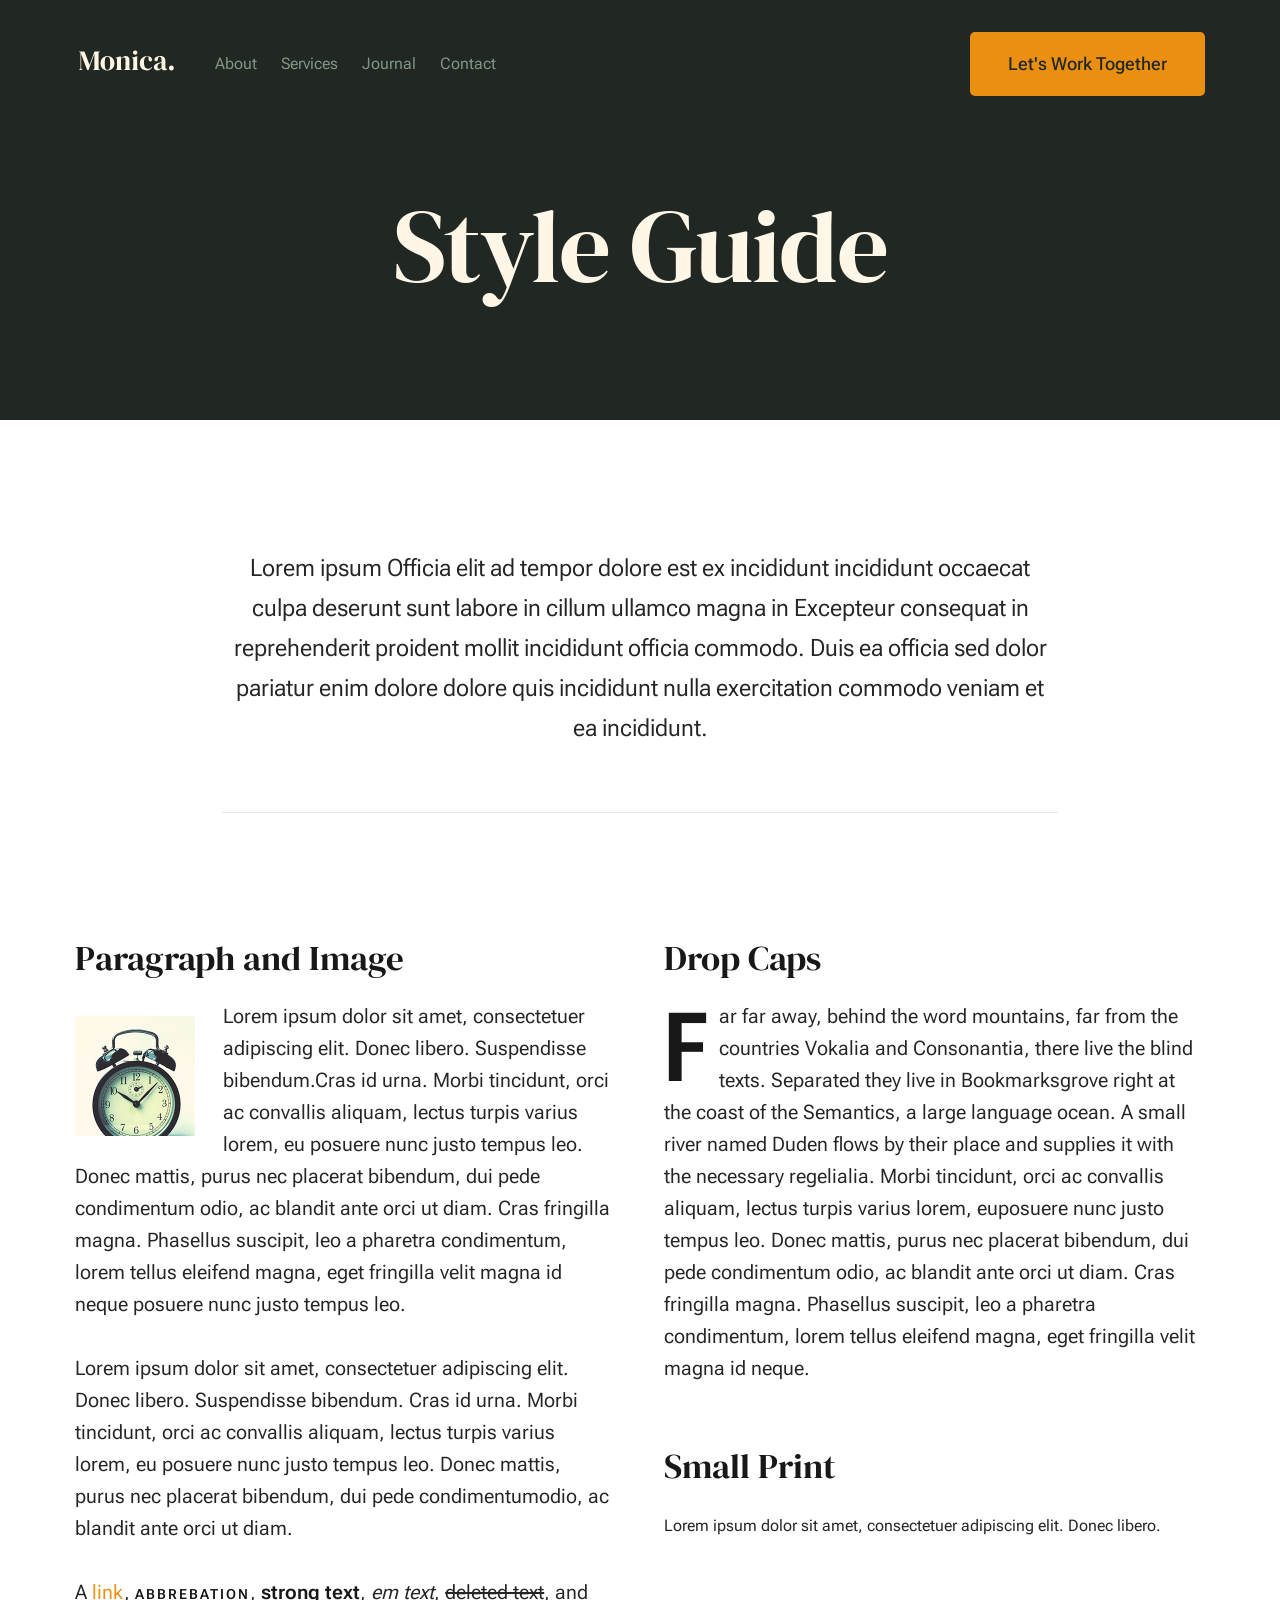
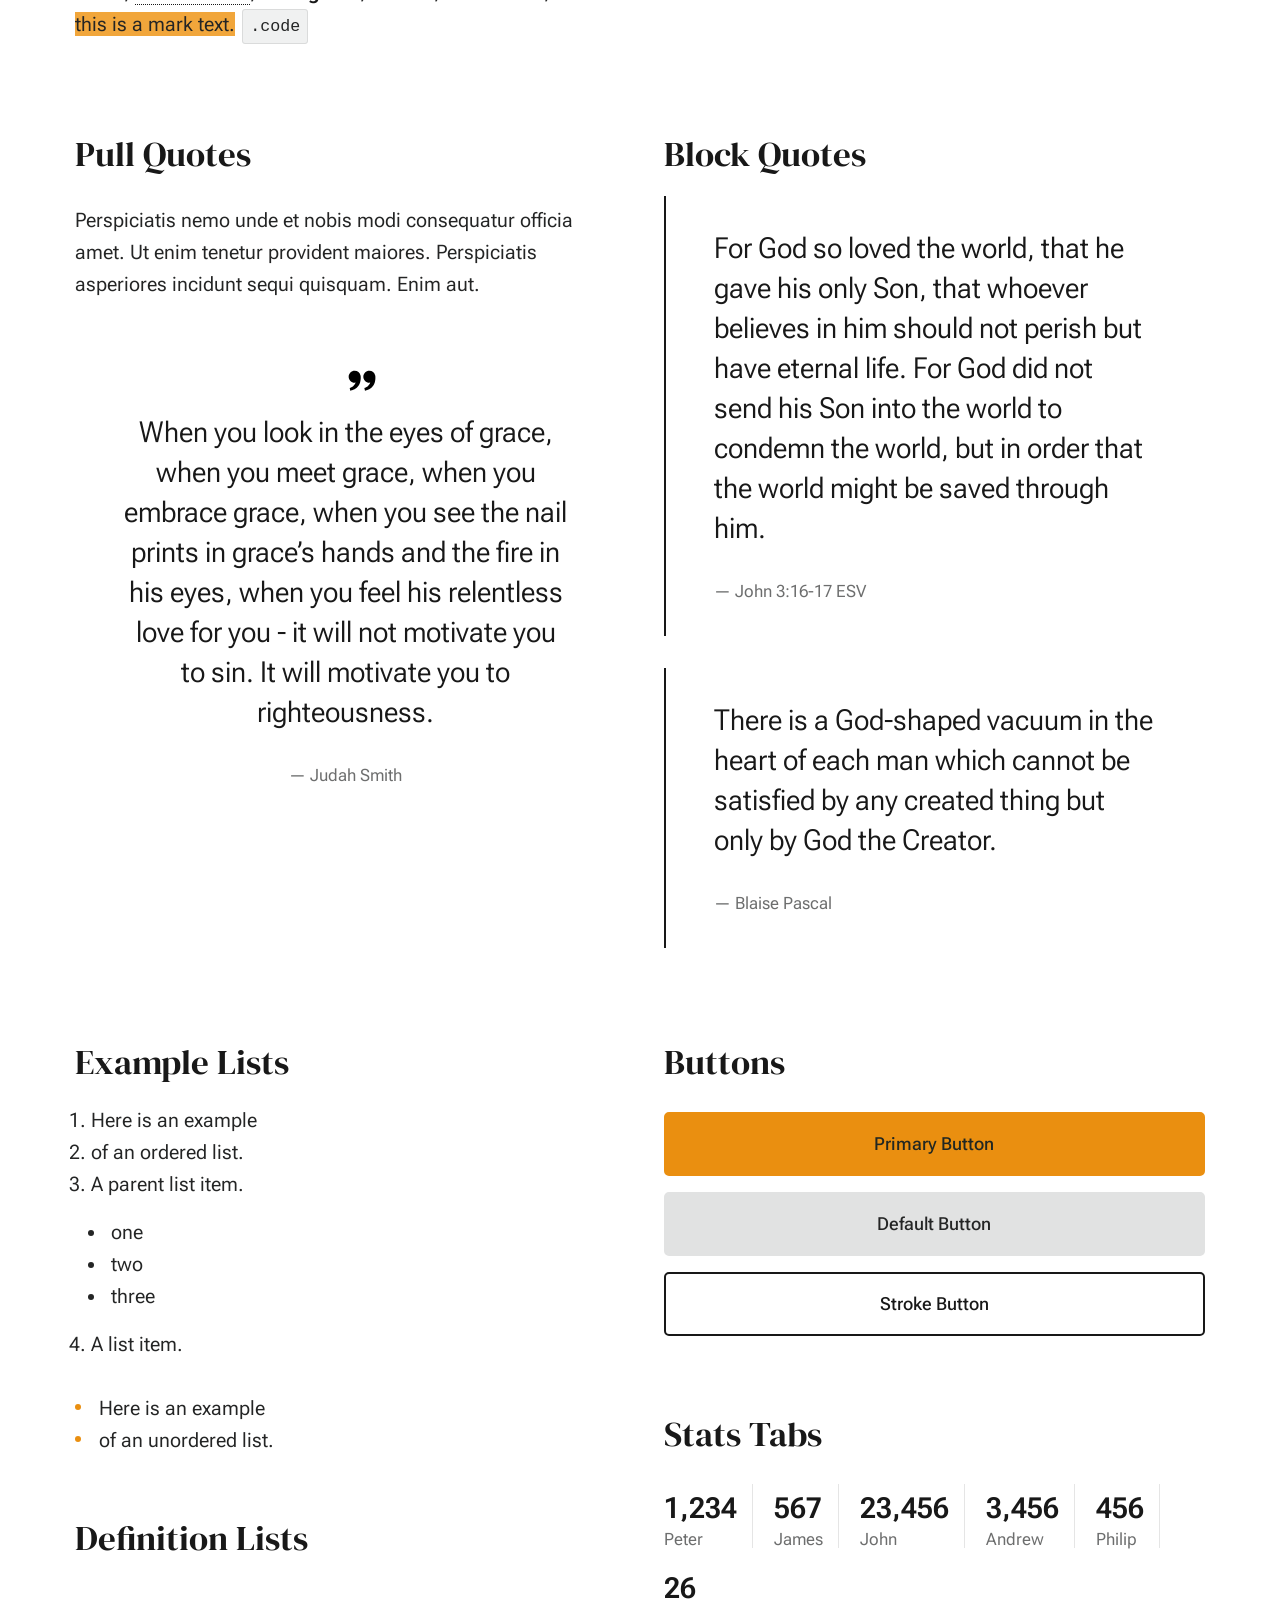
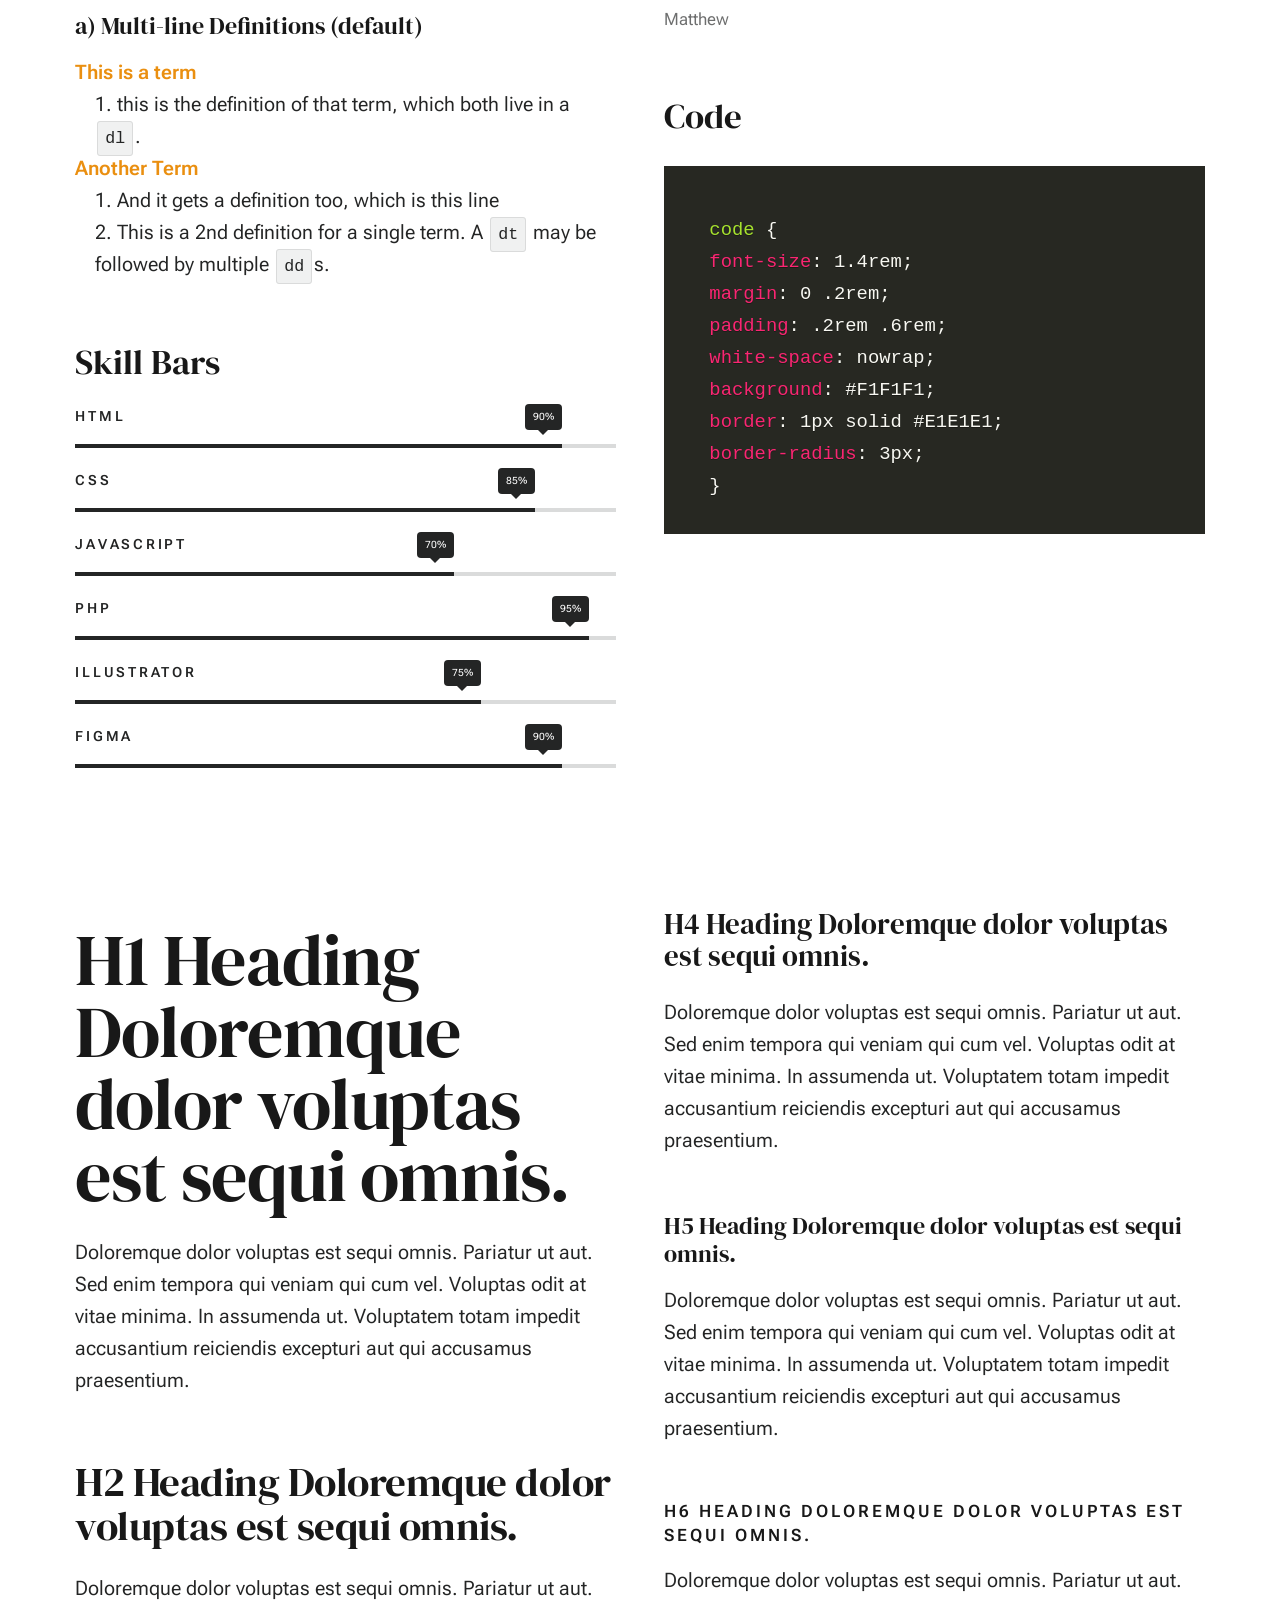
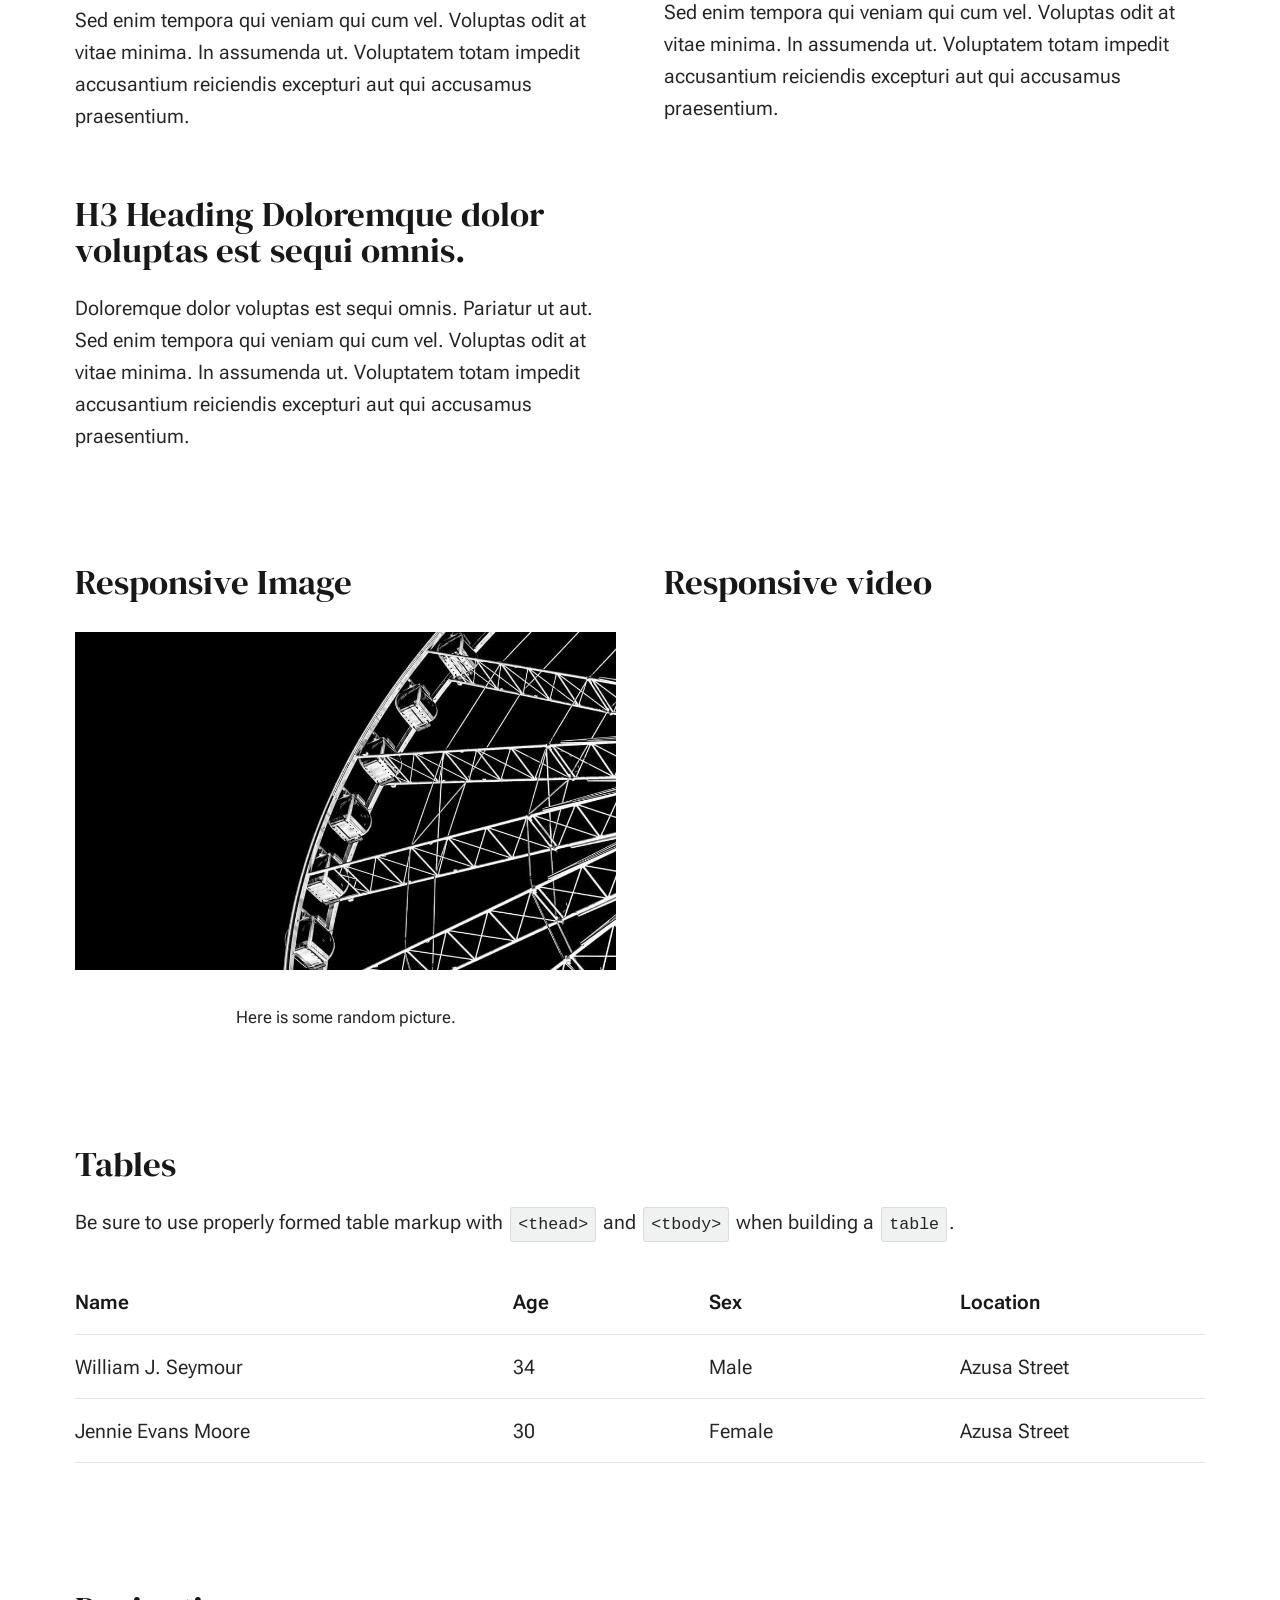
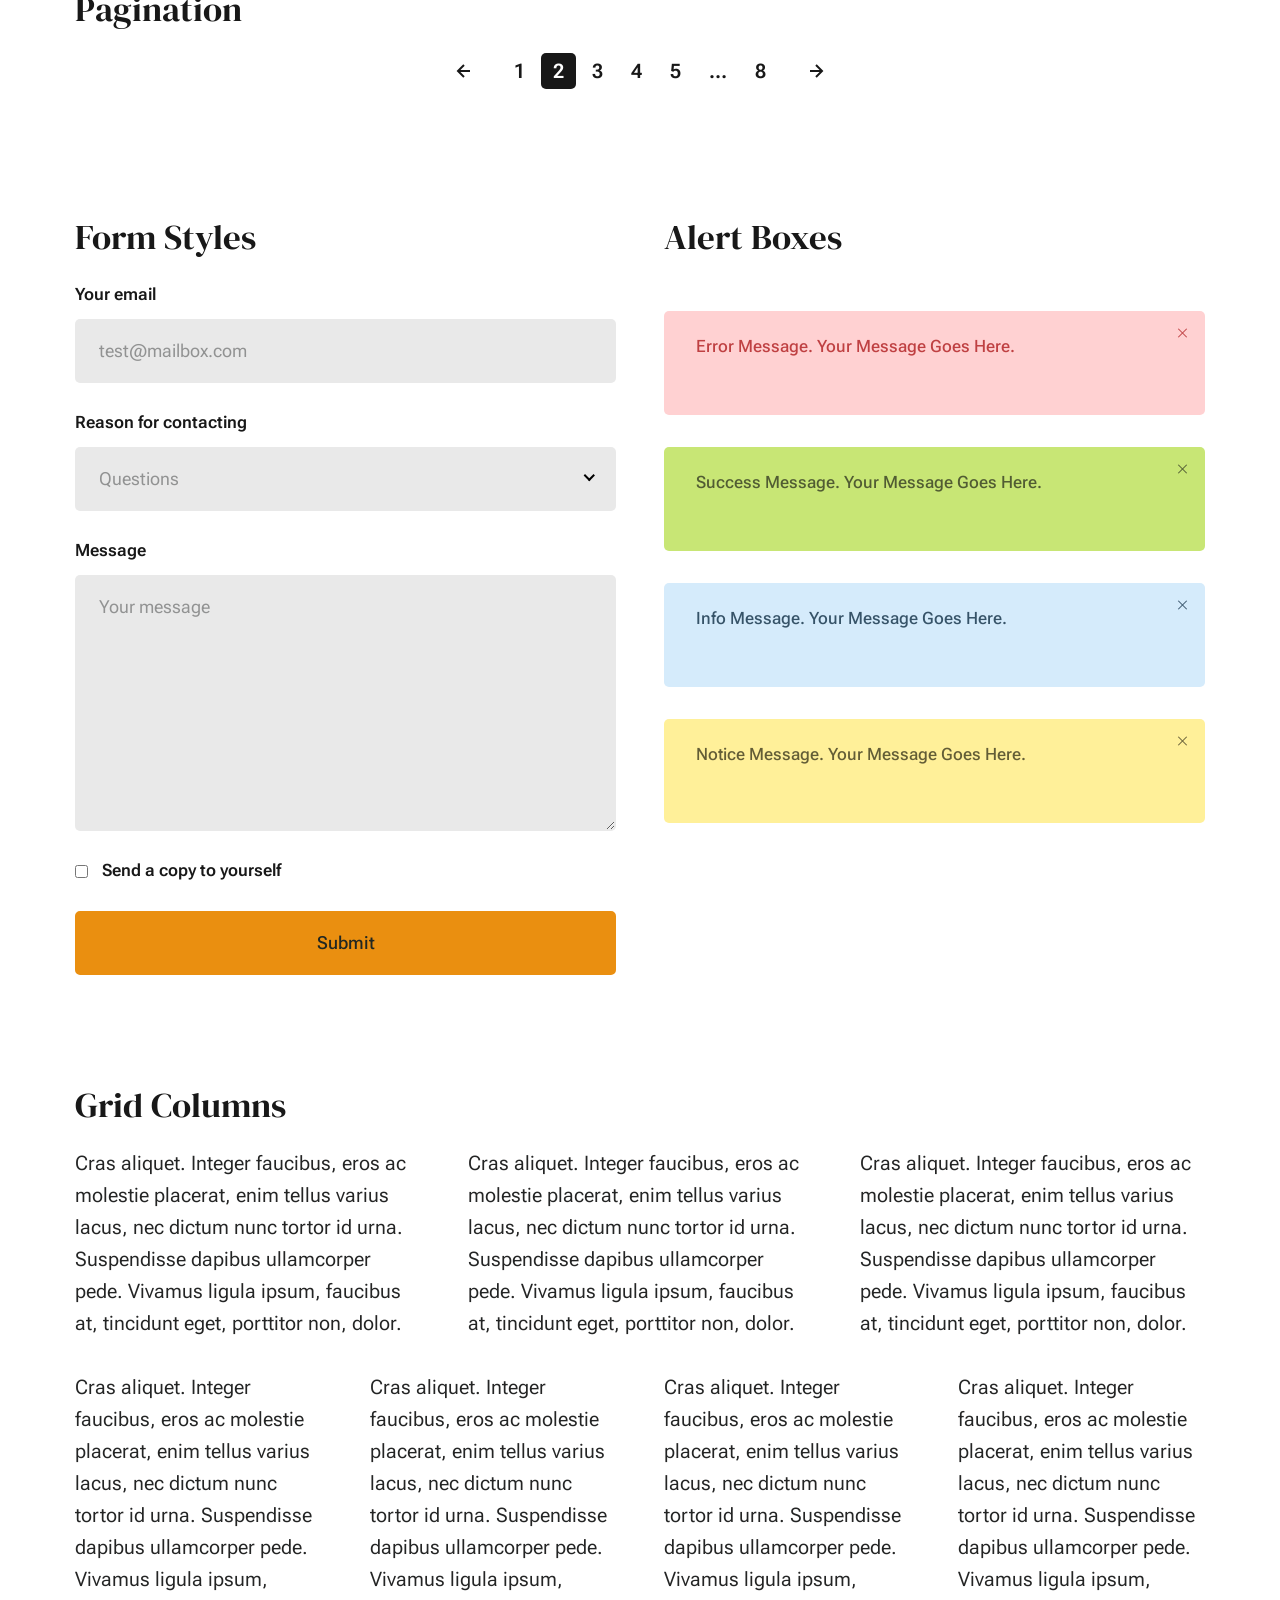
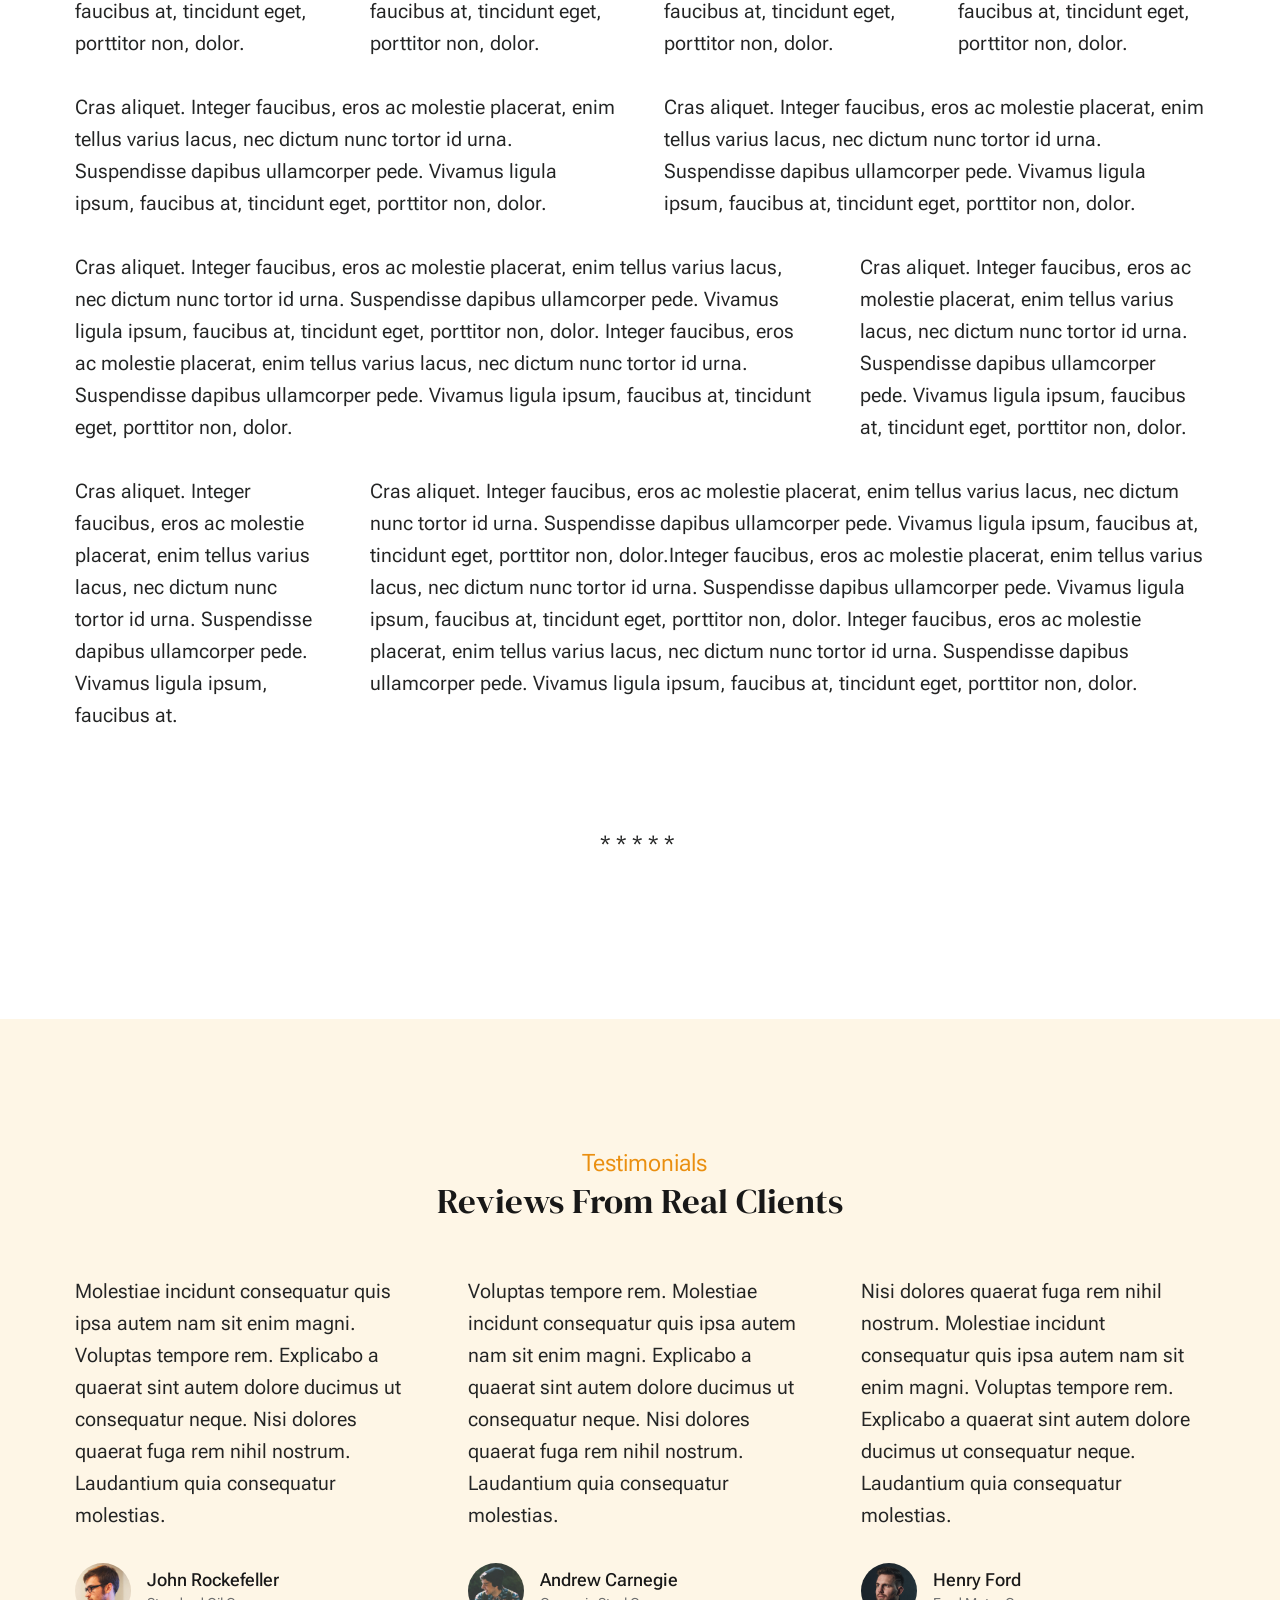
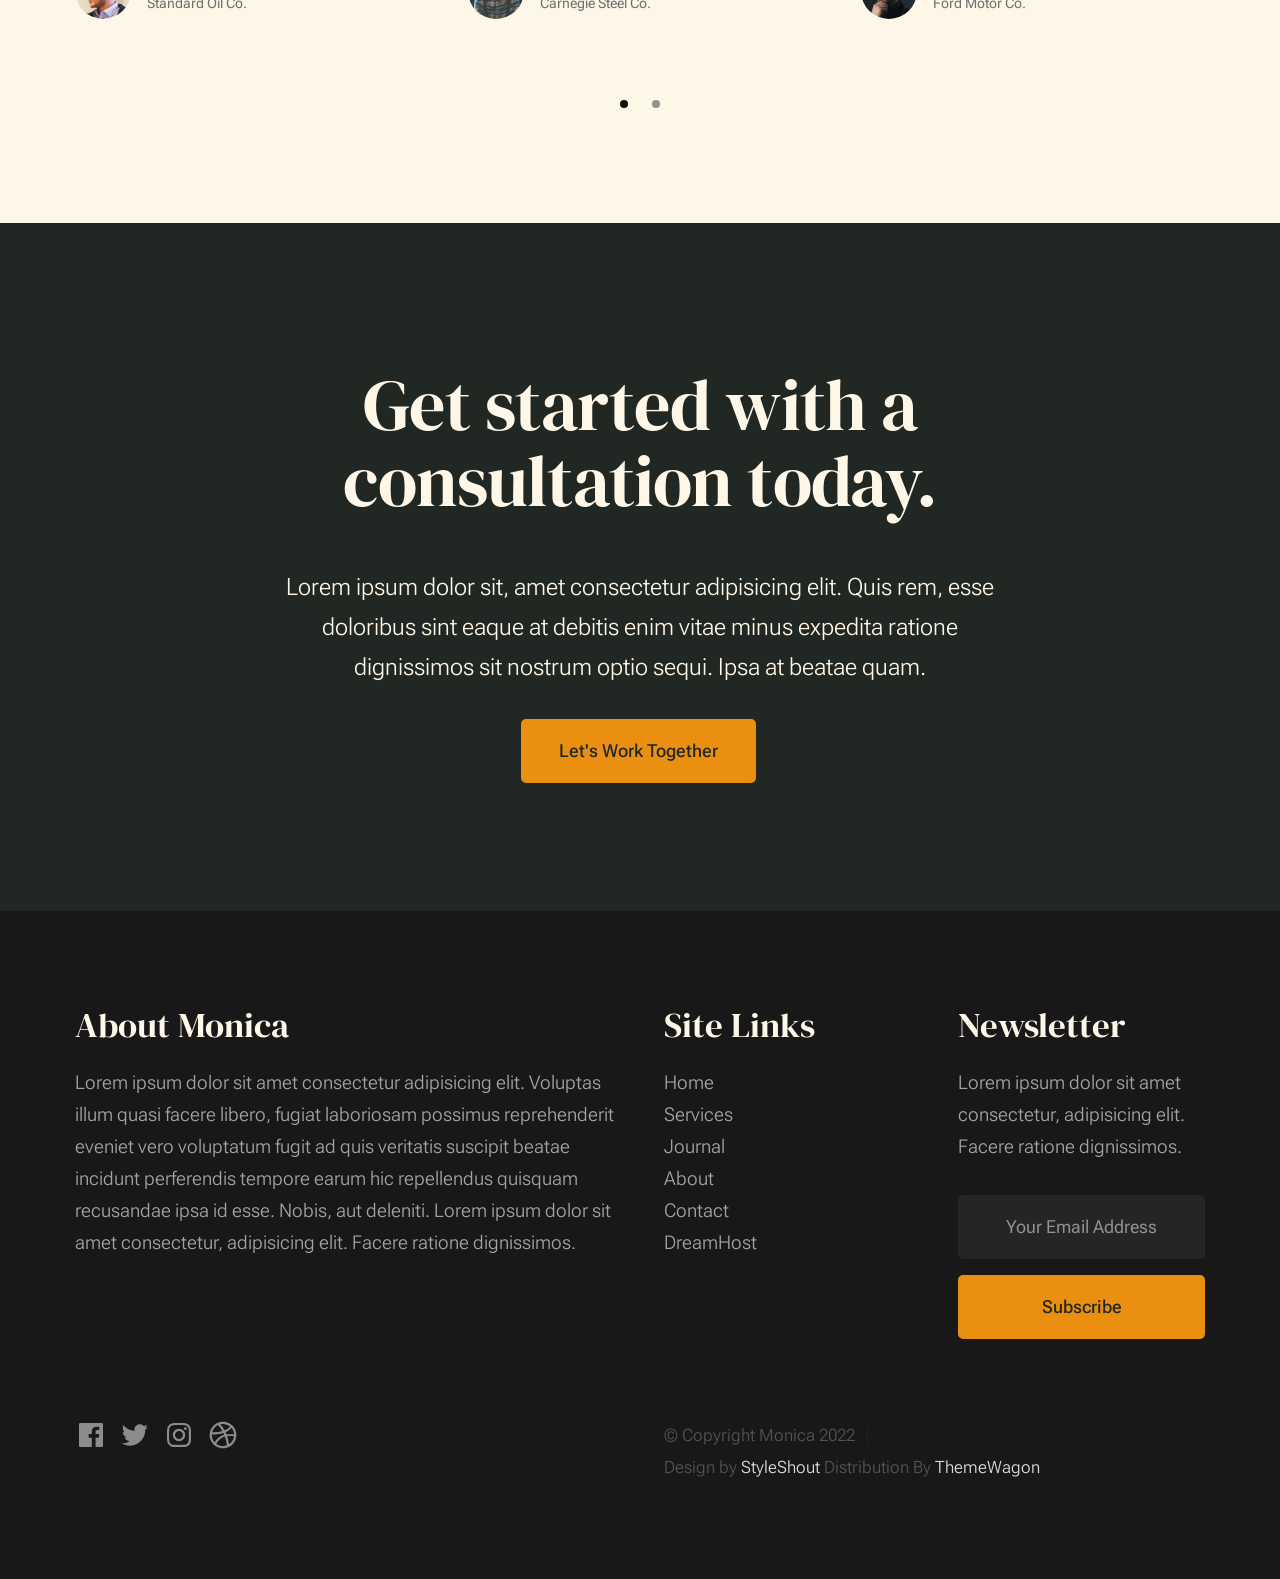
<file: styles.html>
<!DOCTYPE html>
<html lang="en" class="no-js" >
<head>

    <!--- basic page needs
    ================================================== -->
    <meta charset="utf-8">
    <meta name="viewport" content="width=device-width, initial-scale=1">
    <title>Styles - Monica</title>

    <script>
        document.documentElement.classList.remove('no-js');
        document.documentElement.classList.add('js');
    </script>

    <!-- CSS
    ================================================== -->
    <link rel="stylesheet" href="css/vendor.css">
    <link rel="stylesheet" href="css/styles.css">

    <!-- favicons
    ================================================== -->
    <link rel="apple-touch-icon" sizes="180x180" href="apple-touch-icon.png">
    <link rel="icon" type="image/png" sizes="32x32" href="favicon-32x32.png">
    <link rel="icon" type="image/png" sizes="16x16" href="favicon-16x16.png">
    <link rel="manifest" href="site.webmanifest">

</head>


<body id="top">


    <!-- preloader
    ================================================== -->
    <div id="preloader">
        <div id="loader" class="dots-fade">
            <div></div>
            <div></div>
            <div></div>
        </div>
    </div>


    <!-- page wrap
    ================================================== -->
    <div id="page" class="s-pagewrap">


        <!-- # site header 
        ================================================== -->
        <header class="s-header">

            <div class="row s-header__inner width-sixteen-col">

                <div class="s-header__block">
                    <div class="s-header__logo">
                        <a class="logo" href="index.html">
                            <img src="images/logo.svg" alt="Homepage">
                        </a>
                    </div>

                    <a class="s-header__menu-toggle" href="#0"><span>Menu</span></a>
                </div> <!-- end s-header__block -->

                <nav class="s-header__nav">
    
                    <ul class="s-header__menu-links">
                        <li><a href="about.html">About</a></li>
                        <li><a href="services.html">Services</a></li>
                        <li><a href="blog.html">Journal</a></li>
                        <li><a href="contact.html">Contact</a></li>
                    </ul> <!-- s-header__menu-links -->

                    <div class="s-header__contact">
                        <a href="contact.html" class="btn btn--primary s-header__contact-btn">Let's Work Together</a>                        
                    </div> <!-- s-header__contact -->
    
                </nav> <!-- end s-header__nav -->

            </div> <!-- end s-header__inner -->

        </header> <!-- end s-header -->


        <!-- # site main content
        ================================================== -->
        <section id="content" class="s-content">

               <section class="s-pageheader pageheader">
                    <div class="row">
                        <div class="column xl-12">
                            <h1 class="page-title">
                               Style Guide
                            </h1>                            
                        </div>
                    </div>
               </section> <!-- end pageheader --> 

               <section class="s-pagecontent pagecontent">

                    <div class="row row-x-center text-center">

                        <div class="column tab-12 xl-9">
            
                            <p class="lead">Lorem ipsum Officia elit ad tempor dolore est ex incididunt incididunt occaecat culpa deserunt 
                            sunt labore in cillum ullamco magna in Excepteur consequat in reprehenderit proident mollit incididunt officia commodo.
                            Duis ea officia sed dolor pariatur enim dolore dolore quis incididunt nulla exercitation commodo veniam et ea incididunt.
                            </p>
            
                            <hr>
                        </div>
            
                    </div> <!-- end row -->
            
                    <div class="row">
            
                        <div class="column mob-12 md-6 stack-on-900">
            
                            <h3>Paragraph and Image</h3>
            
                            <p><a href="#"><img width="120" height="120" class="u-pull-left" alt="sample-image" src="images/sample-image.jpg"></a>
                            Lorem ipsum dolor sit amet, consectetuer adipiscing elit. Donec libero. Suspendisse bibendum.Cras id urna. Morbi 
                            tincidunt, orci ac convallis aliquam, lectus turpis varius lorem, eu posuere nunc justo tempus leo. Donec mattis, 
                            purus nec placerat bibendum, dui pede condimentum odio, ac blandit ante orci ut diam. Cras fringilla magna. 
                            Phasellus suscipit, leo a pharetra condimentum, lorem tellus eleifend magna, eget fringilla velit magna id 
                            neque posuere nunc justo tempus leo. </p>
            
                            <p>
                            Lorem ipsum dolor sit amet, consectetuer adipiscing elit. Donec libero. Suspendisse bibendum. Cras id urna. 
                            Morbi tincidunt, orci ac convallis aliquam, lectus turpis varius lorem, eu posuere nunc justo tempus leo. 
                            Donec mattis, purus nec placerat bibendum, dui pede condimentumodio, ac blandit ante orci ut diam.	
                            </p>
            
                            <p>A <a href="#">link</a>,
                            <abbr title="this really isn't a very good description">abbrebation</abbr>,
                            <strong>strong text</strong>,
                            <em>em text</em>,
                            <del>deleted text</del>, and
                            <mark>this is a mark text.</mark>
                            <code>.code</code>
                            </p>
            
                        </div>
            
                        <div class="column mob-12 md-6">
            
                            <h3>Drop Caps</h3>
            
                            <p class="drop-cap">Far far away, behind the word mountains, far from the countries Vokalia and Consonantia,
                            there live the blind texts. Separated they live in Bookmarksgrove right at the coast of the
                            Semantics, a large language ocean. A small river named Duden flows by their place and supplies it with the 
                            necessary regelialia. Morbi tincidunt, orci ac convallis aliquam, lectus turpis varius lorem, 
                            euposuere nunc justo tempus leo. Donec mattis, purus nec placerat bibendum, dui pede condimentum odio, 
                            ac blandit ante orci ut diam. Cras fringilla magna. Phasellus suscipit, leo a pharetra condimentum, 
                            lorem tellus eleifend magna, eget fringilla velit magna id neque.
                            </p>
            
                            <h3>Small Print</h3>
            
                            <p><small>Lorem ipsum dolor sit amet, consectetuer adipiscing elit. Donec libero.</small></p>
                            
                    
            
                        </div>
            
                    </div> <!-- end row -->
            
                    <div class="row">
            
                        <div class="column xl-6 md-12">
            
                            <h3 class="u-add-bottom">Pull Quotes</h3>
            
                            <p>
                            Perspiciatis nemo unde et nobis modi consequatur officia amet. Ut enim 
                            tenetur provident maiores. Perspiciatis asperiores incidunt sequi 
                            quisquam. Enim aut. 
                            </p>
            
                            <figure class="pull-quote">
                                <blockquote>
                                    <p>
                                    When you look in the eyes of grace, when you meet grace, 
                                    when you embrace grace, when you see the nail prints in 
                                    grace’s hands and the fire in his eyes, when you feel his 
                                    relentless love for you - it will not motivate you to sin. 
                                    It will motivate you to righteousness.
                                    </p>
            
                                    <footer>
                                        <cite>Judah Smith</cite>
                                    </footer>
                                </blockquote>
                            </figure>
            
            
                        </div>
            
                        <div class="column xl-6 md-12">
            
                            <h3 class="h-add-bottom">Block Quotes</h3>
            
                            <blockquote cite="http://where-i-got-my-info-from.com">
                                <p>
                                For God so loved the world, that he gave his only Son, that whoever believes in 
                                him should not perish but have eternal life. For God did not send his Son into 
                                the world to condemn the world, but in order that the world might be 
                                saved through him.
                                </p>
            
                                <footer>
                                    <cite>
                                        <a href="#0">John 3:16-17 ESV</a>
                                    </cite>
                                </footer>
            
                            </blockquote>
            
                            <blockquote>
                                <p>There is a God-shaped vacuum in the heart of each man which cannot be satisfied 
                                by any created thing but only by God the Creator.</p>
            
                                <footer>
                                    <cite>Blaise Pascal</cite>
                                </footer>
            
                            </blockquote>
            
                        </div>
            
                    </div> <!-- end row -->
            
                    <div class="row u-add-half-bottom">
            
                        <div class="column xl-6 md-12">
            
                            <h3>Example Lists</h3>
            
                            <ol>
                                <li>Here is an example</li>
                                <li>of an ordered list.</li>
                                <li>A parent list item.
                                    <ul>
                                        <li>one</li>
                                        <li>two</li>
                                        <li>three</li>
                                    </ul>
                                    </li>
                                    <li>A list item.</li>
                                </ol>
            
                            <ul class="disc">
                                <li>Here is an example</li>
                                <li>of an unordered list.</li>
                            </ul>
            
                            <h3>Definition Lists</h3>
            
                            <h5>a) Multi-line Definitions (default) </h5>
            
                            <dl class="dictionary-style">
                                <dt><strong>This is a term</strong></dt>
                                    <dd>this is the definition of that term, which both live in a <code>dl</code>.</dd>
                                <dt><strong>Another Term</strong></dt>
                                    <dd>And it gets a definition too, which is this line</dd>
                                    <dd>This is a 2<sup>nd</sup> definition for a single term. A <code>dt</code> may be followed by multiple <code>dd</code>s.</dd>
                            </dl>
            
                            <h3 class="u-add-bottom">Skill Bars</h3>
            
                            <ul class="skill-bars">
                                <li>
                                <div class="progress percent90"><span>90%</span></div>
                                <strong>HTML</strong>
                                </li>
                                <li>
                                <div class="progress percent85"><span>85%</span></div>
                                <strong>CSS</strong>
                                </li>
                                <li>
                                <div class="progress percent70"><span>70%</span></div>
                                <strong>Javascript</strong>
                                </li>
                                <li>
                                <div class="progress percent95"><span>95%</span></div>
                                <strong>PHP</strong>
                                </li>
                                <li>
                                <div class="progress percent75"><span>75%</span></div>
                                <strong>Illustrator</strong>
                                </li>
                                <li>
                                <div class="progress percent90"><span>90%</span></div>
                                <strong>Figma</strong>
                                </li>
                            </ul>
            
                        </div>
            
                        <div class="column xl-6 md-12">
            
                            <h3 class="u-add-bottom">Buttons</h3>
            
                            <p>
                                <a class="btn btn--primary u-fullwidth" href="#0">Primary Button</a>
                                <a class="btn u-fullwidth" href="#0">Default Button</a>
                                <a class="btn btn--stroke u-fullwidth" href="#0">Stroke Button</a>
                            </p>
            
                            <h3>Stats Tabs</h3>
            
                            <ul class="stats-tabs">
                                <li><a href="#0">1,234 <em>Peter</em></a></li>
                                <li><a href="#0">567 <em>James</em></a></li>
                                <li><a href="#0">23,456 <em>John</em></a></li>
                                <li><a href="#0">3,456 <em>Andrew</em></a></li>
                                <li><a href="#0">456 <em>Philip</em></a></li>
                                <li><a href="#0">26 <em>Matthew</em></a></li>
                            </ul>
            
                            <h3 class="u-add-bottom">Code</h3>
            
<pre><code class="language-css">
    code {
    font-size: 1.4rem;
    margin: 0 .2rem;
    padding: .2rem .6rem;
    white-space: nowrap;
    background: #F1F1F1;
    border: 1px solid #E1E1E1;	
    border-radius: 3px;
    }
</code></pre>
            
                        </div>
            
                    </div> <!-- end row -->
            
                    <div class="row u-add-half-bottom">
            
                        <div class="column xl-6 md-12">
                                
                            <h1>H1 Heading Doloremque dolor voluptas est sequi omnis.</h1>
                            <p>Doloremque dolor voluptas est sequi omnis. Pariatur ut aut. Sed enim tempora qui veniam qui cum vel. 
                            Voluptas odit at vitae minima. In assumenda ut. Voluptatem totam impedit accusantium reiciendis excepturi aut qui accusamus praesentium.</p>
            
                            <h2>H2 Heading Doloremque dolor voluptas est sequi omnis.</h2>
                            <p>Doloremque dolor voluptas est sequi omnis. Pariatur ut aut. Sed enim tempora qui veniam qui cum vel. 
                            Voluptas odit at vitae minima. In assumenda ut. Voluptatem totam impedit accusantium reiciendis excepturi aut qui accusamus praesentium.</p>
            
                            <h3>H3 Heading Doloremque dolor voluptas est sequi omnis.</h3>
                            <p>Doloremque dolor voluptas est sequi omnis. Pariatur ut aut. Sed enim tempora qui veniam qui cum vel. 
                            Voluptas odit at vitae minima. In assumenda ut. Voluptatem totam impedit accusantium reiciendis excepturi aut qui accusamus praesentium.</p>
            
                            
                        </div>
            
                        <div class="column xl-6 md-12">
                            <h4>H4 Heading Doloremque dolor voluptas est sequi omnis.</h4>
                            <p>Doloremque dolor voluptas est sequi omnis. Pariatur ut aut. Sed enim tempora qui veniam qui cum vel. 
                            Voluptas odit at vitae minima. In assumenda ut. Voluptatem totam impedit accusantium reiciendis excepturi aut qui accusamus praesentium.</p>
            
                            <h5>H5 Heading Doloremque dolor voluptas est sequi omnis.</h5>
                            <p>Doloremque dolor voluptas est sequi omnis. Pariatur ut aut. Sed enim tempora qui veniam qui cum vel. 
                            Voluptas odit at vitae minima. In assumenda ut. Voluptatem totam impedit accusantium reiciendis excepturi aut qui accusamus praesentium.</p>
            
                            <h6>H6 Heading Doloremque dolor voluptas est sequi omnis.</h6>
                            <p>Doloremque dolor voluptas est sequi omnis. Pariatur ut aut. Sed enim tempora qui veniam qui cum vel. 
                            Voluptas odit at vitae minima. In assumenda ut. Voluptatem totam impedit accusantium reiciendis excepturi aut qui accusamus praesentium.</p>
                
                            
                        </div>
            
                    </div> <!-- end row -->
            
                    <div class="row u-add-half-bottom">
            
                        <div class="column xl-6 md-12">
            
                            <h3 class="u-add-bottom">Responsive Image</h3>
            
                            <figure>
                                <img src="images/wheel-500.jpg" 
                                srcset="images/wheel-1000.jpg 1000w, 
                                images/wheel-500.jpg 500w" 
                                sizes="(max-width: 1000px) 100vw, 1000px" alt="">
            
                                <figcaption>
                                    Here is some random picture.
                                </figcaption>
                            </figure>
            
                        </div>
            
                        <div class="column xl-6 md-12">
            
                            <h3 class="u-add-bottom">Responsive video</h3>
            
                            <div class="video-container">
                            <iframe src="https://player.vimeo.com/video/14592941?color=00a650&title=0&byline=0&portrait=0" width="500" height="281" frameborder="0" webkitallowfullscreen mozallowfullscreen allowfullscreen></iframe> 
                            </div>
            
                        </div>
                        
                    </div> <!-- end row -->
            
                    <div class="row u-add-bottom">
            
                        <div class="column xl-12">
            
                            <h3>Tables</h3>
                            <p>Be sure to use properly formed table markup with <code>&lt;thead&gt;</code> and <code>&lt;tbody&gt;</code> when building a <code>table</code>.</p>
            
                            <div class="table-responsive">
            
                                <table>
                                        <thead>
                                        <tr>
                                            <th>Name</th>
                                            <th>Age</th>
                                            <th>Sex</th>
                                            <th>Location</th>
                                        </tr>
                                        </thead>
                                        <tbody>
                                        <tr>
                                            <td>William J. Seymour</td>
                                            <td>34</td>
                                            <td>Male</td>
                                            <td>Azusa Street</td>
                                        </tr>
                                        <tr>
                                            <td>Jennie Evans Moore</td>
                                            <td>30</td>
                                            <td>Female</td>
                                            <td>Azusa Street</td>
                                        </tr>
                                        </tbody>
                                </table>
            
                            </div>
            
                        </div>
                        
                    </div> <!-- end row -->
            
                    <div class="row">
            
                        <div class="column xl-12">
                            <h3>Pagination</h3>
            
                            <nav class="pgn">
                                <ul>
                                    <li>
                                        <a class="pgn__prev" href="#0">
                                            <svg xmlns="http://www.w3.org/2000/svg" width="24" height="24" viewBox="0 0 24 24"><path d="M12.707 17.293L8.414 13H18v-2H8.414l4.293-4.293-1.414-1.414L4.586 12l6.707 6.707z"/></svg>
                                        </a>
                                    </li>
                                    <li><a class="pgn__num" href="#0">1</a></li>
                                    <li><span class="pgn__num current">2</span></li>
                                    <li><a class="pgn__num" href="#0">3</a></li>
                                    <li><a class="pgn__num" href="#0">4</a></li>
                                    <li><a class="pgn__num" href="#0">5</a></li>
                                    <li><span class="pgn__num dots">…</span></li>
                                    <li><a class="pgn__num" href="#0">8</a></li>
                                    <li>
                                        <a class="pgn__next" href="#0">
                                            <svg xmlns="http://www.w3.org/2000/svg" width="24" height="24" viewBox="0 0 24 24"><path d="M11.293 17.293l1.414 1.414L19.414 12l-6.707-6.707-1.414 1.414L15.586 11H6v2h9.586z"/></svg>
                                        </a>
                                    </li>
                                </ul>
                            </nav>
                        </div>
            
                    </div> <!-- end row -->
            
                    <div class="row">
            
                        <div class="column xl-6 md-12">
            
                            <h3 class="u-add-bottom">Form Styles</h3>
            
                            <form>
                                <div>
                                    <label for="sampleInput">Your email</label>
                                    <input class="u-fullwidth" type="email" placeholder="test@mailbox.com" id="sampleInput">
                                </div>
                                <div>
                                    <label for="sampleRecipientInput">Reason for contacting</label>
                                    <div class="ss-custom-select">
                                        <select class="u-fullwidth" id="sampleRecipientInput">
                                            <option value="Option 1">Questions</option>
                                            <option value="Option 2">Report</option>
                                            <option value="Option 3">Others</option>
                                        </select>
                                    </div>
                                </div>
                                
                                <label for="exampleMessage">Message</label>
                                <textarea class="u-fullwidth" placeholder="Your message" id="exampleMessage"></textarea>
            
                                <label class="u-add-bottom">
                                    <input type="checkbox">
                                    <span class="label-text">Send a copy to yourself</span>
                                </label>
                            
                                <input class="btn--primary u-fullwidth" type="submit" value="Submit">
                            </form>
            
                        </div>
            
                        <div class="column xl-6 md-12">
            
                            <h3>Alert Boxes</h3>
            
                            <br>
                            
                            <div class="alert-box alert-box--error">
                                <p>Error Message. Your Message Goes Here.</p>
                                <span class="alert-box__close"></span>
                            </div><!-- end error -->
                                    
                            <div class="alert-box alert-box--success">
                                <p>Success Message. Your Message Goes Here.</p>
                                <span class="alert-box__close"></span>
                            </div><!-- end success -->
                                    
                            <div class="alert-box alert-box--info">
                                <p>Info Message. Your Message Goes Here.</p>
                                <span class="alert-box__close"></span>
                            </div><!-- end info -->
                                    
                            <div class="alert-box alert-box--notice">
                                <p>Notice Message. Your Message Goes Here.</p>
                                <span class="alert-box__close"></span>
                            </div><!-- end notice -->
                        
                        </div>
            
                    </div> <!-- end row -->
            
                    <div class="row">
            
                        <div class="xl-12 column">
                        <h3 class="half-bottom">Grid Columns</h3>
                        </div>
            
                    </div> <!-- Row End-->
            
                    <!--<h4>1/3 Columns</h4>  -->
            
                    <div class="row">
            
                        <div class="xl-4 md-12 column">
                            <p>
                            Cras aliquet. Integer faucibus, eros ac molestie placerat, enim tellus varius lacus,
                            nec dictum nunc tortor id urna. Suspendisse dapibus ullamcorper pede. Vivamus ligula ipsum,
                            faucibus at, tincidunt eget, porttitor non, dolor. 
                            </p>
                        </div>
            
                        <div class="xl-4 md-12 column">
                            <p>
                            Cras aliquet. Integer faucibus, eros ac molestie placerat, enim tellus varius lacus,
                            nec dictum nunc tortor id urna. Suspendisse dapibus ullamcorper pede. Vivamus ligula ipsum,
                            faucibus at, tincidunt eget, porttitor non, dolor. 
                            </p>
                        </div>
            
                        <div class="xl-4 md-12 column">
                            <p>
                            Cras aliquet. Integer faucibus, eros ac molestie placerat, enim tellus varius lacus,
                            nec dictum nunc tortor id urna. Suspendisse dapibus ullamcorper pede. Vivamus ligula ipsum,
                            faucibus at, tincidunt eget, porttitor non, dolor. 
                            </p>
                        </div>
            
                    </div>
            
                    <!--<h4>1/4 Columns</h4>  -->
            
                    <div class="row">
            
                        <div class="xl-3 md-6 tab-12 column">
                            <p>
                            Cras aliquet. Integer faucibus, eros ac molestie placerat, enim tellus varius lacus,
                            nec dictum nunc tortor id urna. Suspendisse dapibus ullamcorper pede. Vivamus ligula ipsum,
                            faucibus at, tincidunt eget, porttitor non, dolor. 
                            </p>
                        </div>
            
                        <div class="xl-3 md-6 tab-12 column">
                            <p>
                            Cras aliquet. Integer faucibus, eros ac molestie placerat, enim tellus varius lacus,
                            nec dictum nunc tortor id urna. Suspendisse dapibus ullamcorper pede. Vivamus ligula ipsum,
                            faucibus at, tincidunt eget, porttitor non, dolor. 
                            </p>
                        </div>
            
                        <div class="xl-3 md-6 tab-12 column">
                            <p>
                            Cras aliquet. Integer faucibus, eros ac molestie placerat, enim tellus varius lacus,
                            nec dictum nunc tortor id urna. Suspendisse dapibus ullamcorper pede. Vivamus ligula ipsum,
                            faucibus at, tincidunt eget, porttitor non, dolor. 
                            </p>
                        </div>
            
                        <div class="xl-3 md-6 tab-12 column">
                            <p>
                            Cras aliquet. Integer faucibus, eros ac molestie placerat, enim tellus varius lacus,
                            nec dictum nunc tortor id urna. Suspendisse dapibus ullamcorper pede. Vivamus ligula ipsum,
                            faucibus at, tincidunt eget, porttitor non, dolor. 
                            </p>
                        </div>
            
                    </div>
            
                    <!--<h4>1/2 Columns</h4>  -->
            
                    <div class="row">
            
                        <div class="xl-6 tab-12 column">
                            <p>
                            Cras aliquet. Integer faucibus, eros ac molestie placerat, enim tellus varius lacus,
                            nec dictum nunc tortor id urna. Suspendisse dapibus ullamcorper pede. Vivamus ligula ipsum,
                            faucibus at, tincidunt eget, porttitor non, dolor. 
                            </p>
                        </div>
            
                        <div class="xl-6 tab-12 column">
                            <p>
                            Cras aliquet. Integer faucibus, eros ac molestie placerat, enim tellus varius lacus,
                            nec dictum nunc tortor id urna. Suspendisse dapibus ullamcorper pede. Vivamus ligula ipsum,
                            faucibus at, tincidunt eget, porttitor non, dolor. 
                            </p>
                        </div>
            
                    </div>
            
                    <!--<h4>2/3 Columns</h4>  -->
            
                    <div class="row">
            
                        <div class="xl-8 md-7 tab-12 column">
                            <p>
                            Cras aliquet. Integer faucibus, eros ac molestie placerat, enim tellus varius lacus,
                            nec dictum nunc tortor id urna. Suspendisse dapibus ullamcorper pede. Vivamus ligula ipsum,
                            faucibus at, tincidunt eget, porttitor non, dolor. Integer faucibus, eros ac molestie placerat, enim tellus varius lacus,
                            nec dictum nunc tortor id urna. Suspendisse dapibus ullamcorper pede. Vivamus ligula ipsum,
                            faucibus at, tincidunt eget, porttitor non, dolor.
                            </p>
                        </div>
            
                        <div class="xl-4 md-5 tab-12 column">
                            <p>
                            Cras aliquet. Integer faucibus, eros ac molestie placerat, enim tellus varius lacus,
                            nec dictum nunc tortor id urna. Suspendisse dapibus ullamcorper pede. Vivamus ligula ipsum,
                            faucibus at, tincidunt eget, porttitor non, dolor. 
                            </p>
                        </div>
            
                    </div>
            
                    <!--<h4>3/4 Columns</h4>  -->
            
                    <div class="row">
            
                        <div class="xl-3 md-5 tab-12 column">
                            <p>
                            Cras aliquet. Integer faucibus, eros ac molestie placerat, enim tellus varius lacus,
                            nec dictum nunc tortor id urna. Suspendisse dapibus ullamcorper pede. Vivamus ligula ipsum,
                            faucibus at. 
                            </p>
                        </div>
            
                        <div class="xl-9 md-7 tab-12 column">
                            <p>
                            Cras aliquet. Integer faucibus, eros ac molestie placerat, enim tellus varius lacus,
                            nec dictum nunc tortor id urna. Suspendisse dapibus ullamcorper pede. Vivamus ligula ipsum,
                            faucibus at, tincidunt eget, porttitor non, dolor.Integer faucibus, eros ac molestie placerat, enim tellus varius lacus,
                            nec dictum nunc tortor id urna. Suspendisse dapibus ullamcorper pede. Vivamus ligula ipsum,
                            faucibus at, tincidunt eget, porttitor non, dolor. Integer faucibus, eros ac molestie placerat, enim tellus varius lacus,
                            nec dictum nunc tortor id urna. Suspendisse dapibus ullamcorper pede. Vivamus ligula ipsum,
                            faucibus at, tincidunt eget, porttitor non, dolor.
                            </p>
                        </div>
            
                    </div> 
            
                    <hr class="fancy">

               </section> <!-- pagecontent -->

               <section class="s-testimonials">

                    <div class="s-testimonials__header row row-x-center text-center">
                        <div class="column xl-8 lg-12">
        
                            <p class="text-pretitle">
                            Testimonials
                            </p>
                            <h3>
                            Reviews From Real Clients
                            </h3>                        
        
                        </div>
                    </div> <!--end s-testimonials__header -->

                    <div class="row s-testimonials__content">
                        <div class="column xl-12 testimonials">

                            <div class="swiper-container testimonials__slider page-slider">

                                <div class="swiper-wrapper">
                                    <div class="testimonials__slide swiper-slide">
                                        <p>
                                        Molestiae incidunt consequatur quis ipsa autem nam sit enim magni. Voluptas tempore rem. 
                                        Explicabo a quaerat sint autem dolore ducimus ut consequatur neque. Nisi dolores quaerat fuga rem nihil nostrum.
                                        Laudantium quia consequatur molestias.
                                        </p>
                                        <div class="testimonials__author">
                                            <img src="images/avatars/user-01.jpg" alt="Author image" class="testimonials__avatar">
                                            <cite class="testimonials__cite">
                                                <strong>John Rockefeller</strong>
                                                <span>Standard Oil Co.</span>
                                            </cite>
                                        </div>
                                    </div>
                                    <div class="testimonials__slide swiper-slide">
                                        <p>
                                        Voluptas tempore rem. Molestiae incidunt consequatur quis ipsa autem nam sit enim magni. 
                                        Explicabo a quaerat sint autem dolore ducimus ut consequatur neque. Nisi dolores quaerat fuga rem nihil nostrum.
                                        Laudantium quia consequatur molestias.
                                        </p>
                                        <div class="testimonials__author">
                                            <img src="images/avatars/user-04.jpg" alt="Author image" class="testimonials__avatar">
                                            <cite class="testimonials__cite">
                                                <strong>Andrew Carnegie</strong>
                                                <span>Carnegie Steel Co.</span>
                                            </cite>
                                        </div>
                                    </div>
                                    <div class="testimonials__slide swiper-slide">
                                        <p>
                                        Nisi dolores quaerat fuga rem nihil nostrum. Molestiae incidunt consequatur quis ipsa autem nam sit enim magni. 
                                        Voluptas tempore rem. Explicabo a quaerat sint autem dolore ducimus ut consequatur neque. 
                                        Laudantium quia consequatur molestias.
                                        </p>
                                        <div class="testimonials__author">
                                            <img src="images/avatars/user-06.jpg" alt="Author image" class="testimonials__avatar">
                                            <cite class="testimonials__cite">
                                                <strong>Henry Ford</strong>
                                                <span>Ford Motor Co.</span>
                                            </cite>
                                        </div>
                                    </div>
                                    <div class="testimonials__slide swiper-slide">
                                        <p>
                                        Molestiae incidunt consequatur quis ipsa autem nam sit enim magni. Voluptas tempore rem. 
                                        Explicabo a quaerat sint autem dolore ducimus ut consequatur neque. Nisi dolores quaerat fuga rem nihil nostrum.
                                        Laudantium quia consequatur molestias.
                                        </p>
                                        <div class="testimonials__author">
                                            <img src="images/avatars/user-02.jpg" alt="Author image" class="testimonials__avatar">
                                            <cite class="testimonials__cite">
                                                <strong>John Morgan</strong>
                                                <span>JP Morgan & Co.</span>
                                            </cite>
                                        </div>
                                    </div> 
                                </div> <!-- end swiper-wrapper --> 

                                <div class="swiper-pagination"></div>

                            </div> <!--end testimonials__slider --> 

                        </div> <!-- testimonials -->
                    </div> <!--end s-testimonials__content -->

               </section> <!-- end s-testimonials -->

        </section> <!-- s-content-->

        <!-- # cta
        ================================================== -->
        <section id="cta" class="s-cta">

            <div class="row row-x-center text-center">
                <div class="column xl-8 lg-12">

                    <div class="s-cta__content">
                        <h2 class="text-display-title">
                        Get started with a consultation today.
                        </h2>
                        <p class="lead">
                        Lorem ipsum dolor sit, amet consectetur adipisicing elit. Quis rem, esse doloribus sint eaque at debitis enim vitae minus expedita ratione dignissimos sit nostrum optio sequi. Ipsa at beatae quam.
                        </p>
                        <a href="contact.html" class="btn btn--primary">Let's Work Together</a>
                    </div>

                </div>
            </div>

        </section> <!-- end s-cta -->


        <!-- # footer 
        ================================================== -->
        <footer class="s-footer">
            <div class="row s-footer__content">
                <div class="column xl-6 lg-6 md-12 s-footer__block s-footer__about">                    
                    <h3>About Monica</h3>
                    <p>
                    Lorem ipsum dolor sit amet consectetur adipisicing elit. Voluptas illum quasi facere libero, 
                    fugiat laboriosam possimus reprehenderit eveniet vero voluptatum fugit ad quis veritatis suscipit beatae 
                    incidunt perferendis tempore earum hic repellendus quisquam recusandae ipsa id esse. Nobis, aut deleniti.
                    Lorem ipsum dolor sit amet consectetur, adipisicing elit. Facere ratione dignissimos.
                    </p>               
                </div>                
                <div class="column xl-3 lg-6 md-12 s-footer__block s-footer__site-links">
                    <h3>Site Links</h3>
                    <ul class="link-list">
                        <li><a href="index.html">Home</a></li>
                        <li><a href="services.html">Services</a></li>
                        <li><a href="blog.html">Journal</a></li>
                        <li><a href="about.html">About</a></li>
                        <li><a href="contact.html">Contact</a></li>
                        <li><a href="https://www.dreamhost.com/r.cgi?287326">DreamHost</a></li>
                    </ul>
                </div>
                <div class="column xl-3 lg-6 md-12 tab-12 s-footer__block s-footer__newsletter">
                    <h3>Newsletter</h3>

                    <p>
                    Lorem ipsum dolor sit amet consectetur, adipisicing elit. Facere ratione dignissimos.
                    </p>

                    <div class="subscribe-form">
                        <form id="mc-form" class="mc-form">
                            <input type="email" name="EMAIL" id="mce-EMAIL" class="u-fullwidth text-center" placeholder="Your Email Address" title="The domain portion of the email address is invalid (the portion after the @)." pattern="^([^\x00-\x20\x22\x28\x29\x2c\x2e\x3a-\x3c\x3e\x40\x5b-\x5d\x7f-\xff]+|\x22([^\x0d\x22\x5c\x80-\xff]|\x5c[\x00-\x7f])*\x22)(\x2e([^\x00-\x20\x22\x28\x29\x2c\x2e\x3a-\x3c\x3e\x40\x5b-\x5d\x7f-\xff]+|\x22([^\x0d\x22\x5c\x80-\xff]|\x5c[\x00-\x7f])*\x22))*\x40([^\x00-\x20\x22\x28\x29\x2c\x2e\x3a-\x3c\x3e\x40\x5b-\x5d\x7f-\xff]+|\x5b([^\x0d\x5b-\x5d\x80-\xff]|\x5c[\x00-\x7f])*\x5d)(\x2e([^\x00-\x20\x22\x28\x29\x2c\x2e\x3a-\x3c\x3e\x40\x5b-\x5d\x7f-\xff]+|\x5b([^\x0d\x5b-\x5d\x80-\xff]|\x5c[\x00-\x7f])*\x5d))*(\.\w{2,})+$" required>
                            <input type="submit" name="subscribe" value="Subscribe" class="btn btn--primary btn--small u-fullwidth">
                            <!-- <div style="position: absolute; left: -5000px;" aria-hidden="true"><input type="text" name="b_cdb7b577e41181934ed6a6a44_9a91cfe7b3" tabindex="-1" value=""></div> -->
                            <div class="mc-status"></div>
                        </form>
                    </div>
                </div>
            </div>    
            
            <div class="row s-footer__bottom">
                <div class="column xl-6 lg-12">
                    <ul class="s-footer__social social-list">
                        <li>
                            <a href="#0">
                                <svg xmlns="http://www.w3.org/2000/svg" width="24" height="24" viewBox="0 0 24 24" style="fill:rgba(0, 0, 0, 1);transform:;-ms-filter:"><path d="M20,3H4C3.447,3,3,3.448,3,4v16c0,0.552,0.447,1,1,1h8.615v-6.96h-2.338v-2.725h2.338v-2c0-2.325,1.42-3.592,3.5-3.592 c0.699-0.002,1.399,0.034,2.095,0.107v2.42h-1.435c-1.128,0-1.348,0.538-1.348,1.325v1.735h2.697l-0.35,2.725h-2.348V21H20 c0.553,0,1-0.448,1-1V4C21,3.448,20.553,3,20,3z"></path></svg>
                                <span class="u-screen-reader-text">Facebook</span>
                            </a>
                        </li>
                        <li>
                            <a href="#0">
                                <svg xmlns="http://www.w3.org/2000/svg" width="24" height="24" viewBox="0 0 24 24" style="fill:rgba(0, 0, 0, 1);transform:;-ms-filter:"><path d="M19.633,7.997c0.013,0.175,0.013,0.349,0.013,0.523c0,5.325-4.053,11.461-11.46,11.461c-2.282,0-4.402-0.661-6.186-1.809 c0.324,0.037,0.636,0.05,0.973,0.05c1.883,0,3.616-0.636,5.001-1.721c-1.771-0.037-3.255-1.197-3.767-2.793 c0.249,0.037,0.499,0.062,0.761,0.062c0.361,0,0.724-0.05,1.061-0.137c-1.847-0.374-3.23-1.995-3.23-3.953v-0.05 c0.537,0.299,1.16,0.486,1.82,0.511C3.534,9.419,2.823,8.184,2.823,6.787c0-0.748,0.199-1.434,0.548-2.032 c1.983,2.443,4.964,4.04,8.306,4.215c-0.062-0.3-0.1-0.611-0.1-0.923c0-2.22,1.796-4.028,4.028-4.028 c1.16,0,2.207,0.486,2.943,1.272c0.91-0.175,1.782-0.512,2.556-0.973c-0.299,0.935-0.936,1.721-1.771,2.22 c0.811-0.088,1.597-0.312,2.319-0.624C21.104,6.712,20.419,7.423,19.633,7.997z"></path></svg>
                                <span class="u-screen-reader-text">Twitter</span>
                            </a>
                        </li>
                        <li>
                            <a href="#0">
                                <svg xmlns="http://www.w3.org/2000/svg" width="24" height="24" viewBox="0 0 24 24" style="fill:rgba(0, 0, 0, 1);transform:;-ms-filter:"><path d="M11.999,7.377c-2.554,0-4.623,2.07-4.623,4.623c0,2.554,2.069,4.624,4.623,4.624c2.552,0,4.623-2.07,4.623-4.624 C16.622,9.447,14.551,7.377,11.999,7.377L11.999,7.377z M11.999,15.004c-1.659,0-3.004-1.345-3.004-3.003 c0-1.659,1.345-3.003,3.004-3.003s3.002,1.344,3.002,3.003C15.001,13.659,13.658,15.004,11.999,15.004L11.999,15.004z"></path><circle cx="16.806" cy="7.207" r="1.078"></circle><path d="M20.533,6.111c-0.469-1.209-1.424-2.165-2.633-2.632c-0.699-0.263-1.438-0.404-2.186-0.42 c-0.963-0.042-1.268-0.054-3.71-0.054s-2.755,0-3.71,0.054C7.548,3.074,6.809,3.215,6.11,3.479C4.9,3.946,3.945,4.902,3.477,6.111 c-0.263,0.7-0.404,1.438-0.419,2.186c-0.043,0.962-0.056,1.267-0.056,3.71c0,2.442,0,2.753,0.056,3.71 c0.015,0.748,0.156,1.486,0.419,2.187c0.469,1.208,1.424,2.164,2.634,2.632c0.696,0.272,1.435,0.426,2.185,0.45 c0.963,0.042,1.268,0.055,3.71,0.055s2.755,0,3.71-0.055c0.747-0.015,1.486-0.157,2.186-0.419c1.209-0.469,2.164-1.424,2.633-2.633 c0.263-0.7,0.404-1.438,0.419-2.186c0.043-0.962,0.056-1.267,0.056-3.71s0-2.753-0.056-3.71C20.941,7.57,20.801,6.819,20.533,6.111z M19.315,15.643c-0.007,0.576-0.111,1.147-0.311,1.688c-0.305,0.787-0.926,1.409-1.712,1.711c-0.535,0.199-1.099,0.303-1.67,0.311 c-0.95,0.044-1.218,0.055-3.654,0.055c-2.438,0-2.687,0-3.655-0.055c-0.569-0.007-1.135-0.112-1.669-0.311 c-0.789-0.301-1.414-0.923-1.719-1.711c-0.196-0.534-0.302-1.099-0.311-1.669c-0.043-0.95-0.053-1.218-0.053-3.654 c0-2.437,0-2.686,0.053-3.655c0.007-0.576,0.111-1.146,0.311-1.687c0.305-0.789,0.93-1.41,1.719-1.712 c0.534-0.198,1.1-0.303,1.669-0.311c0.951-0.043,1.218-0.055,3.655-0.055c2.437,0,2.687,0,3.654,0.055 c0.571,0.007,1.135,0.112,1.67,0.311c0.786,0.303,1.407,0.925,1.712,1.712c0.196,0.534,0.302,1.099,0.311,1.669 c0.043,0.951,0.054,1.218,0.054,3.655c0,2.436,0,2.698-0.043,3.654H19.315z"></path></svg>
                                <span class="u-screen-reader-text">Instagram</span>
                            </a>
                        </li>
                        <li>
                            <a href="#0">
                                <svg xmlns="http://www.w3.org/2000/svg" width="24" height="24" viewBox="0 0 24 24" style="fill: rgba(0, 0, 0, 1);transform: ;msFilter:;"><path d="M20.66 6.98a9.932 9.932 0 0 0-3.641-3.64C15.486 2.447 13.813 2 12 2s-3.486.447-5.02 1.34c-1.533.893-2.747 2.107-3.64 3.64S2 10.187 2 12s.446 3.487 1.34 5.02a9.924 9.924 0 0 0 3.641 3.64C8.514 21.553 10.187 22 12 22s3.486-.447 5.02-1.34a9.932 9.932 0 0 0 3.641-3.64C21.554 15.487 22 13.813 22 12s-.446-3.487-1.34-5.02zM12 3.66c2 0 3.772.64 5.32 1.919-.92 1.174-2.286 2.14-4.1 2.9-1.002-1.813-2.088-3.327-3.261-4.54A7.715 7.715 0 0 1 12 3.66zM5.51 6.8a8.116 8.116 0 0 1 2.711-2.22c1.212 1.201 2.325 2.7 3.34 4.5-2 .6-4.114.9-6.341.9-.573 0-1.006-.013-1.3-.04A8.549 8.549 0 0 1 5.51 6.8zM3.66 12c0-.054.003-.12.01-.2.007-.08.01-.146.01-.2.254.014.641.02 1.161.02 2.666 0 5.146-.367 7.439-1.1.187.373.381.793.58 1.26-1.32.293-2.674 1.006-4.061 2.14S6.4 16.247 5.76 17.5c-1.4-1.587-2.1-3.42-2.1-5.5zM12 20.34c-1.894 0-3.594-.587-5.101-1.759.601-1.187 1.524-2.322 2.771-3.401 1.246-1.08 2.483-1.753 3.71-2.02a29.441 29.441 0 0 1 1.56 6.62 8.166 8.166 0 0 1-2.94.56zm7.08-3.96a8.351 8.351 0 0 1-2.58 2.621c-.24-2.08-.7-4.107-1.379-6.081.932-.066 1.765-.1 2.5-.1.799 0 1.686.034 2.659.1a8.098 8.098 0 0 1-1.2 3.46zm-1.24-5c-1.16 0-2.233.047-3.22.14a27.053 27.053 0 0 0-.68-1.62c2.066-.906 3.532-2.006 4.399-3.3 1.2 1.414 1.854 3.027 1.96 4.84-.812-.04-1.632-.06-2.459-.06z"></path></svg>
                                <span class="u-screen-reader-text">Dribbble</span>
                            </a>
                        </li>
                    </ul> <!-- end s-footer__social -->
                </div>
                <div class="column xl-6 lg-12">
                    <p class="ss-copyright">
                        <span>© Copyright Monica 2022</span> 
                        <span>Design by <a href="https://www.styleshout.com/">StyleShout</a> Distribution By <a href="https://themewagon.com">ThemeWagon</a></span>
                    </p>
                </div>

                <div class="ss-go-top">
                    <a class="smoothscroll" title="Back to Top" href="#top">
                        <svg xmlns="http://www.w3.org/2000/svg" viewBox="0 0 24 24" width="36" height="36" fill="none" stroke="#ffffff" stroke-width="1" stroke-linecap="round" stroke-linejoin="round">&lt;!--!  Atomicons Free 1.00 by @atisalab License - https://atomicons.com/license/ (Icons: CC BY 4.0) Copyright 2021 Atomicons --&gt;<polyline points="17 11 12 6 7 11"></polyline><line x1="12" y1="18" x2="12" y2="6"></line></svg>
                    </a>
                </div> <!-- end ss-go-top -->
            </div>
            
        </footer> <!-- end s-footer -->

    </div> <!-- end page-wrap -->

    <!-- Java Script
    ================================================== -->
    <script src="js/plugins.js"></script>
    <script src="js/main.js"></script>

</body>
</html>
</file>
<file: css/vendor.css>
/* ===================================================================
 * Monica Third-party Stylesheets
 * Template Ver. 1.0.0
 * 12-13-2022
 * -------------------------------------------------------------------
 *
 * TOC:
 * # PrismJS
 * # Swiper
 *
 * ------------------------------------------------------------------- */


/* ===================================================================
 * # PrismJS 1.20.0
 *   https://prismjs.com/download.html#themes=prism-okaidia&languages=markup+css+clike+javascript+markup-templating+php 
 *   
 *   okaidia theme for JavaScript, CSS and HTML
 *   Loosely based on Monokai textmate theme by http://www.monokai.nl/
 *   @author ocodia
 * ------------------------------------------------------------------- */
code[class*=language-],
pre[class*=language-] {
  color          : #f8f8f2;
  background     : none;
  text-shadow    : 0 1px rgba(0, 0, 0, 0.3);
  font-family    : var(--font-mono);
  font-size      : calc(var(--text-size) * 0.9444);
  text-align     : left;
  white-space    : pre;
  word-spacing   : normal;
  word-break     : normal;
  word-wrap      : normal;
  line-height    : var(--vspace-1);
  -moz-tab-size  : 4;
  -o-tab-size    : 4;
  tab-size       : 4;
  -webkit-hyphens: none;
  -ms-hyphens    : none;
  hyphens        : none;
}

/* Code blocks */
pre[class*=language-] {
  padding : var(--vspace-0_5) 0 var(--vspace-1);
  margin  : var(--vspace-1) 0;
  overflow: auto;
}

:not(pre)>code[class*=language-],
pre[class*=language-] {
  background: #272822;
}

/* Inline code */
:not(pre)>code[class*=language-] {
  padding    : 0.1em;
  white-space: normal;
}

.token.comment,
.token.prolog,
.token.doctype,
.token.cdata {
  color: slategray;
}

.token.punctuation {
  color: #f8f8f2;
}

.token.namespace {
  opacity: 0.7;
}

.token.property,
.token.tag,
.token.constant,
.token.symbol,
.token.deleted {
  color: #f92672;
}

.token.boolean,
.token.number {
  color: #ae81ff;
}

.token.selector,
.token.attr-name,
.token.string,
.token.char,
.token.builtin,
.token.inserted {
  color: #a6e22e;
}

.token.operator,
.token.entity,
.token.url,
.language-css .token.string,
.style .token.string,
.token.variable {
  color: #f8f8f2;
}

.token.atrule,
.token.attr-value,
.token.function,
.token.class-name {
  color: #e6db74;
}

.token.keyword {
  color: #66d9ef;
}

.token.regex,
.token.important {
  color: #fd971f;
}

.token.important,
.token.bold {
  font-weight: bold;
}

.token.italic {
  font-style: italic;
}

.token.entity {
  cursor: help;
}



/* ===================================================================
 * # Swiper 6.4.5
 *   Most modern mobile touch slider and framework with hardware accelerated transitions
 *   https://swiperjs.com
 *
 *   Copyright 2014-2020 Vladimir Kharlampidi
 *
 *   Released under the MIT License
 *
 *   Released on: December 18, 2020
 * ------------------------------------------------------------------- */
@font-face {
  font-family: "swiper-icons";
  src        : url("data:application/font-woff;charset=utf-8;base64, [base64]//wADZ2x5ZgAAAywAAADMAAAD2MHtryVoZWFkAAABbAAAADAAAAA2E2+eoWhoZWEAAAGcAAAAHwAAACQC9gDzaG10eAAAAigAAAAZAAAArgJkABFsb2NhAAAC0AAAAFoAAABaFQAUGG1heHAAAAG8AAAAHwAAACAAcABAbmFtZQAAA/gAAAE5AAACXvFdBwlwb3N0AAAFNAAAAGIAAACE5s74hXjaY2BkYGAAYpf5Hu/j+W2+MnAzMYDAzaX6QjD6/4//Bxj5GA8AuRwMYGkAPywL13jaY2BkYGA88P8Agx4j+/8fQDYfA1AEBWgDAIB2BOoAeNpjYGRgYNBh4GdgYgABEMnIABJzYNADCQAACWgAsQB42mNgYfzCOIGBlYGB0YcxjYGBwR1Kf2WQZGhhYGBiYGVmgAFGBiQQkOaawtDAoMBQxXjg/wEGPcYDDA4wNUA2CCgwsAAAO4EL6gAAeNpj2M0gyAACqxgGNWBkZ2D4/wMA+xkDdgAAAHjaY2BgYGaAYBkGRgYQiAHyGMF8FgYHIM3DwMHABGQrMOgyWDLEM1T9/w8UBfEMgLzE////P/5//f/V/xv+r4eaAAeMbAxwIUYmIMHEgKYAYjUcsDAwsLKxc3BycfPw8jEQA/[base64]/uznmfPFBNODM2K7MTQ45YEAZqGP81AmGGcF3iPqOop0r1SPTaTbVkfUe4HXj97wYE+yNwWYxwWu4v1ugWHgo3S1XdZEVqWM7ET0cfnLGxWfkgR42o2PvWrDMBSFj/IHLaF0zKjRgdiVMwScNRAoWUoH78Y2icB/yIY09An6AH2Bdu/UB+yxopYshQiEvnvu0dURgDt8QeC8PDw7Fpji3fEA4z/PEJ6YOB5hKh4dj3EvXhxPqH/SKUY3rJ7srZ4FZnh1PMAtPhwP6fl2PMJMPDgeQ4rY8YT6Gzao0eAEA409DuggmTnFnOcSCiEiLMgxCiTI6Cq5DZUd3Qmp10vO0LaLTd2cjN4fOumlc7lUYbSQcZFkutRG7g6JKZKy0RmdLY680CDnEJ+UMkpFFe1RN7nxdVpXrC4aTtnaurOnYercZg2YVmLN/d/gczfEimrE/fs/bOuq29Zmn8tloORaXgZgGa78yO9/cnXm2BpaGvq25Dv9S4E9+5SIc9PqupJKhYFSSl47+Qcr1mYNAAAAeNptw0cKwkAAAMDZJA8Q7OUJvkLsPfZ6zFVERPy8qHh2YER+3i/BP83vIBLLySsoKimrqKqpa2hp6+jq6RsYGhmbmJqZSy0sraxtbO3sHRydnEMU4uR6yx7JJXveP7WrDycAAAAAAAH//wACeNpjYGRgYOABYhkgZgJCZgZNBkYGLQZtIJsFLMYAAAw3ALgAeNolizEKgDAQBCchRbC2sFER0YD6qVQiBCv/H9ezGI6Z5XBAw8CBK/m5iQQVauVbXLnOrMZv2oLdKFa8Pjuru2hJzGabmOSLzNMzvutpB3N42mNgZGBg4GKQYzBhYMxJLMlj4GBgAYow/P/PAJJhLM6sSoWKfWCAAwDAjgbRAAB42mNgYGBkAIIbCZo5IPrmUn0hGA0AO8EFTQAA") format("woff");
  font-weight: 400;
  font-style : normal;
}

:root {
  --swiper-theme-color: #007aff;
}

.swiper-container {
  margin-left : auto;
  margin-right: auto;
  position    : relative;
  overflow    : hidden;
  list-style  : none;
  padding     : 0;
  /* Fix of Webkit flickering */
  z-index     : 1;
}

.swiper-container-vertical>.swiper-wrapper {
  flex-direction: column;
}

.swiper-wrapper {
  position           : relative;
  width              : 100%;
  height             : 100%;
  z-index            : 1;
  display            : flex;
  transition-property: transform;
  box-sizing         : content-box;
}

.swiper-container-android .swiper-slide,
.swiper-wrapper {
  transform: translate3d(0px, 0, 0);
}

.swiper-container-multirow>.swiper-wrapper {
  flex-wrap: wrap;
}

.swiper-container-multirow-column>.swiper-wrapper {
  flex-wrap     : wrap;
  flex-direction: column;
}

.swiper-container-free-mode>.swiper-wrapper {
  transition-timing-function: ease-out;
  margin                    : 0 auto;
}

.swiper-slide {
  flex-shrink        : 0;
  width              : 100%;
  height             : 100%;
  position           : relative;
  transition-property: transform;
}

.swiper-slide-invisible-blank {
  visibility: hidden;
}

/* Auto Height */
.swiper-container-autoheight,
.swiper-container-autoheight .swiper-slide {
  height: auto;
}

.swiper-container-autoheight .swiper-wrapper {
  align-items        : flex-start;
  transition-property: transform, height;
}

/* 3D Effects */
.swiper-container-3d {
  perspective: 1200px;
}

.swiper-container-3d .swiper-wrapper,
.swiper-container-3d .swiper-slide,
.swiper-container-3d .swiper-slide-shadow-left,
.swiper-container-3d .swiper-slide-shadow-right,
.swiper-container-3d .swiper-slide-shadow-top,
.swiper-container-3d .swiper-slide-shadow-bottom,
.swiper-container-3d .swiper-cube-shadow {
  transform-style: preserve-3d;
}

.swiper-container-3d .swiper-slide-shadow-left,
.swiper-container-3d .swiper-slide-shadow-right,
.swiper-container-3d .swiper-slide-shadow-top,
.swiper-container-3d .swiper-slide-shadow-bottom {
  position      : absolute;
  left          : 0;
  top           : 0;
  width         : 100%;
  height        : 100%;
  pointer-events: none;
  z-index       : 10;
}

.swiper-container-3d .swiper-slide-shadow-left {
  background-image: linear-gradient(to left, rgba(0, 0, 0, 0.5), rgba(0, 0, 0, 0));
}

.swiper-container-3d .swiper-slide-shadow-right {
  background-image: linear-gradient(to right, rgba(0, 0, 0, 0.5), rgba(0, 0, 0, 0));
}

.swiper-container-3d .swiper-slide-shadow-top {
  background-image: linear-gradient(to top, rgba(0, 0, 0, 0.5), rgba(0, 0, 0, 0));
}

.swiper-container-3d .swiper-slide-shadow-bottom {
  background-image: linear-gradient(to bottom, rgba(0, 0, 0, 0.5), rgba(0, 0, 0, 0));
}

/* CSS Mode */
.swiper-container-css-mode>.swiper-wrapper {
  overflow          : auto;
  scrollbar-width   : none;
  /* For Firefox */
  -ms-overflow-style: none;
  /* For Internet Explorer and Edge */
}

.swiper-container-css-mode>.swiper-wrapper::-webkit-scrollbar {
  display: none;
}

.swiper-container-css-mode>.swiper-wrapper>.swiper-slide {
  scroll-snap-align: start start;
}

.swiper-container-horizontal.swiper-container-css-mode>.swiper-wrapper {
  -ms-scroll-snap-type: x mandatory;
  scroll-snap-type    : x mandatory;
}

.swiper-container-vertical.swiper-container-css-mode>.swiper-wrapper {
  -ms-scroll-snap-type: y mandatory;
  scroll-snap-type    : y mandatory;
}

:root {
  --swiper-navigation-size   : 44px;
  /*
    --swiper-navigation-color: var(--swiper-theme-color);
    */
}

.swiper-button-prev,
.swiper-button-next {
  position       : absolute;
  top            : 50%;
  width          : calc(var(--swiper-navigation-size) / 44 * 27);
  height         : var(--swiper-navigation-size);
  margin-top     : calc(-1 * var(--swiper-navigation-size) / 2);
  z-index        : 10;
  cursor         : pointer;
  display        : flex;
  align-items    : center;
  justify-content: center;
  color          : var(--swiper-navigation-color, var(--swiper-theme-color));
}

.swiper-button-prev.swiper-button-disabled,
.swiper-button-next.swiper-button-disabled {
  opacity       : 0.35;
  cursor        : auto;
  pointer-events: none;
}

.swiper-button-prev:after,
.swiper-button-next:after {
  font-family   : swiper-icons;
  font-size     : var(--swiper-navigation-size);
  text-transform: none !important;
  letter-spacing: 0;
  text-transform: none;
  font-variant  : initial;
  line-height   : 1;
}

.swiper-button-prev,
.swiper-container-rtl .swiper-button-next {
  left : 10px;
  right: auto;
}

.swiper-button-prev:after,
.swiper-container-rtl .swiper-button-next:after {
  content: "prev";
}

.swiper-button-next,
.swiper-container-rtl .swiper-button-prev {
  right: 10px;
  left : auto;
}

.swiper-button-next:after,
.swiper-container-rtl .swiper-button-prev:after {
  content: "next";
}

.swiper-button-prev.swiper-button-white,
.swiper-button-next.swiper-button-white {
  --swiper-navigation-color: #ffffff;
}

.swiper-button-prev.swiper-button-black,
.swiper-button-next.swiper-button-black {
  --swiper-navigation-color: #000000;
}

.swiper-button-lock {
  display: none;
}

:root {
  /*
    --swiper-pagination-color: var(--swiper-theme-color);
    */
}

.swiper-pagination {
  position  : absolute;
  text-align: center;
  transition: 300ms opacity;
  transform : translate3d(0, 0, 0);
  z-index   : 10;
}

.swiper-pagination.swiper-pagination-hidden {
  opacity: 0;
}

/* Common Styles */
.swiper-pagination-fraction,
.swiper-pagination-custom,
.swiper-container-horizontal>.swiper-pagination-bullets {
  bottom: 10px;
  left  : 0;
  width : 100%;
}

/* Bullets */
.swiper-pagination-bullets-dynamic {
  overflow : hidden;
  font-size: 0;
}

.swiper-pagination-bullets-dynamic .swiper-pagination-bullet {
  transform: scale(0.33);
  position : relative;
}

.swiper-pagination-bullets-dynamic .swiper-pagination-bullet-active {
  transform: scale(1);
}

.swiper-pagination-bullets-dynamic .swiper-pagination-bullet-active-main {
  transform: scale(1);
}

.swiper-pagination-bullets-dynamic .swiper-pagination-bullet-active-prev {
  transform: scale(0.66);
}

.swiper-pagination-bullets-dynamic .swiper-pagination-bullet-active-prev-prev {
  transform: scale(0.33);
}

.swiper-pagination-bullets-dynamic .swiper-pagination-bullet-active-next {
  transform: scale(0.66);
}

.swiper-pagination-bullets-dynamic .swiper-pagination-bullet-active-next-next {
  transform: scale(0.33);
}

.swiper-pagination-bullet {
  width        : 8px;
  height       : 8px;
  display      : inline-block;
  border-radius: 100%;
  background   : #000;
  opacity      : 0.2;
}

button.swiper-pagination-bullet {
  border            : none;
  margin            : 0;
  padding           : 0;
  box-shadow        : none;
  -webkit-appearance: none;
  -moz-appearance   : none;
  appearance        : none;
}

.swiper-pagination-clickable .swiper-pagination-bullet {
  cursor: pointer;
}

.swiper-pagination-bullet-active {
  opacity   : 1;
  background: var(--swiper-pagination-color, var(--swiper-theme-color));
}

.swiper-container-vertical>.swiper-pagination-bullets {
  right    : 10px;
  top      : 50%;
  transform: translate3d(0px, -50%, 0);
}

.swiper-container-vertical>.swiper-pagination-bullets .swiper-pagination-bullet {
  margin : 6px 0;
  display: block;
}

.swiper-container-vertical>.swiper-pagination-bullets.swiper-pagination-bullets-dynamic {
  top      : 50%;
  transform: translateY(-50%);
  width    : 8px;
}

.swiper-container-vertical>.swiper-pagination-bullets.swiper-pagination-bullets-dynamic .swiper-pagination-bullet {
  display   : inline-block;
  transition: 200ms transform, 200ms top;
}

.swiper-container-horizontal>.swiper-pagination-bullets .swiper-pagination-bullet {
  margin: 0 4px;
}

.swiper-container-horizontal>.swiper-pagination-bullets.swiper-pagination-bullets-dynamic {
  left       : 50%;
  transform  : translateX(-50%);
  white-space: nowrap;
}

.swiper-container-horizontal>.swiper-pagination-bullets.swiper-pagination-bullets-dynamic .swiper-pagination-bullet {
  transition: 200ms transform, 200ms left;
}

.swiper-container-horizontal.swiper-container-rtl>.swiper-pagination-bullets-dynamic .swiper-pagination-bullet {
  transition: 200ms transform, 200ms right;
}

/* Progress */
.swiper-pagination-progressbar {
  background: rgba(0, 0, 0, 0.25);
  position  : absolute;
}

.swiper-pagination-progressbar .swiper-pagination-progressbar-fill {
  background      : var(--swiper-pagination-color, var(--swiper-theme-color));
  position        : absolute;
  left            : 0;
  top             : 0;
  width           : 100%;
  height          : 100%;
  transform       : scale(0);
  transform-origin: left top;
}

.swiper-container-rtl .swiper-pagination-progressbar .swiper-pagination-progressbar-fill {
  transform-origin: right top;
}

.swiper-container-horizontal>.swiper-pagination-progressbar,
.swiper-container-vertical>.swiper-pagination-progressbar.swiper-pagination-progressbar-opposite {
  width : 100%;
  height: 4px;
  left  : 0;
  top   : 0;
}

.swiper-container-vertical>.swiper-pagination-progressbar,
.swiper-container-horizontal>.swiper-pagination-progressbar.swiper-pagination-progressbar-opposite {
  width : 4px;
  height: 100%;
  left  : 0;
  top   : 0;
}

.swiper-pagination-white {
  --swiper-pagination-color: #ffffff;
}

.swiper-pagination-black {
  --swiper-pagination-color: #000000;
}

.swiper-pagination-lock {
  display: none;
}

/* Scrollbar */
.swiper-scrollbar {
  border-radius   : 10px;
  position        : relative;
  -ms-touch-action: none;
  background      : rgba(0, 0, 0, 0.1);
}

.swiper-container-horizontal>.swiper-scrollbar {
  position: absolute;
  left    : 1%;
  bottom  : 3px;
  z-index : 50;
  height  : 5px;
  width   : 98%;
}

.swiper-container-vertical>.swiper-scrollbar {
  position: absolute;
  right   : 3px;
  top     : 1%;
  z-index : 50;
  width   : 5px;
  height  : 98%;
}

.swiper-scrollbar-drag {
  height       : 100%;
  width        : 100%;
  position     : relative;
  background   : rgba(0, 0, 0, 0.5);
  border-radius: 10px;
  left         : 0;
  top          : 0;
}

.swiper-scrollbar-cursor-drag {
  cursor: move;
}

.swiper-scrollbar-lock {
  display: none;
}

.swiper-zoom-container {
  width          : 100%;
  height         : 100%;
  display        : flex;
  justify-content: center;
  align-items    : center;
  text-align     : center;
}

.swiper-zoom-container>img,
.swiper-zoom-container>svg,
.swiper-zoom-container>canvas {
  max-width    : 100%;
  max-height   : 100%;
  -o-object-fit: contain;
  object-fit   : contain;
}

.swiper-slide-zoomed {
  cursor: move;
}

/* Preloader */
:root {
  /*
    --swiper-preloader-color: var(--swiper-theme-color);
    */
}

.swiper-lazy-preloader {
  width            : 42px;
  height           : 42px;
  position         : absolute;
  left             : 50%;
  top              : 50%;
  margin-left      : -21px;
  margin-top       : -21px;
  z-index          : 10;
  transform-origin : 50%;
  -webkit-animation: swiper-preloader-spin 1s infinite linear;
  animation        : swiper-preloader-spin 1s infinite linear;
  box-sizing       : border-box;
  border           : 4px solid var(--swiper-preloader-color, var(--swiper-theme-color));
  border-radius    : 50%;
  border-top-color : transparent;
}

.swiper-lazy-preloader-white {
  --swiper-preloader-color: #fff;
}

.swiper-lazy-preloader-black {
  --swiper-preloader-color: #000;
}

@-webkit-keyframes swiper-preloader-spin {
  100% {
    transform: rotate(360deg);
  }
}

@keyframes swiper-preloader-spin {
  100% {
    transform: rotate(360deg);
  }
}

/* a11y */
.swiper-container .swiper-notification {
  position      : absolute;
  left          : 0;
  top           : 0;
  pointer-events: none;
  opacity       : 0;
  z-index       : -1000;
}

.swiper-container-fade.swiper-container-free-mode .swiper-slide {
  transition-timing-function: ease-out;
}

.swiper-container-fade .swiper-slide {
  pointer-events     : none;
  transition-property: opacity;
}

.swiper-container-fade .swiper-slide .swiper-slide {
  pointer-events: none;
}

.swiper-container-fade .swiper-slide-active,
.swiper-container-fade .swiper-slide-active .swiper-slide-active {
  pointer-events: auto;
}

.swiper-container-cube {
  overflow: visible;
}

.swiper-container-cube .swiper-slide {
  pointer-events             : none;
  -webkit-backface-visibility: hidden;
  backface-visibility        : hidden;
  z-index                    : 1;
  visibility                 : hidden;
  transform-origin           : 0 0;
  width                      : 100%;
  height                     : 100%;
}

.swiper-container-cube .swiper-slide .swiper-slide {
  pointer-events: none;
}

.swiper-container-cube.swiper-container-rtl .swiper-slide {
  transform-origin: 100% 0;
}

.swiper-container-cube .swiper-slide-active,
.swiper-container-cube .swiper-slide-active .swiper-slide-active {
  pointer-events: auto;
}

.swiper-container-cube .swiper-slide-active,
.swiper-container-cube .swiper-slide-next,
.swiper-container-cube .swiper-slide-prev,
.swiper-container-cube .swiper-slide-next+.swiper-slide {
  pointer-events: auto;
  visibility    : visible;
}

.swiper-container-cube .swiper-slide-shadow-top,
.swiper-container-cube .swiper-slide-shadow-bottom,
.swiper-container-cube .swiper-slide-shadow-left,
.swiper-container-cube .swiper-slide-shadow-right {
  z-index                    : 0;
  -webkit-backface-visibility: hidden;
  backface-visibility        : hidden;
}

.swiper-container-cube .swiper-cube-shadow {
  position  : absolute;
  left      : 0;
  bottom    : 0px;
  width     : 100%;
  height    : 100%;
  background: #000;
  opacity   : 0.6;
  filter    : blur(50px);
  z-index   : 0;
}

.swiper-container-flip {
  overflow: visible;
}

.swiper-container-flip .swiper-slide {
  pointer-events             : none;
  -webkit-backface-visibility: hidden;
  backface-visibility        : hidden;
  z-index                    : 1;
}

.swiper-container-flip .swiper-slide .swiper-slide {
  pointer-events: none;
}

.swiper-container-flip .swiper-slide-active,
.swiper-container-flip .swiper-slide-active .swiper-slide-active {
  pointer-events: auto;
}

.swiper-container-flip .swiper-slide-shadow-top,
.swiper-container-flip .swiper-slide-shadow-bottom,
.swiper-container-flip .swiper-slide-shadow-left,
.swiper-container-flip .swiper-slide-shadow-right {
  z-index                    : 0;
  -webkit-backface-visibility: hidden;
  backface-visibility        : hidden;
}
</file>
<file: css/styles.css>
@charset "UTF-8";
/* =================================================================== 
 * Monica Main Stylesheet
 * Template Ver. 1.0.0
 * 12-13-2022
 * ------------------------------------------------------------------
 *
 * TOC:
 * # SETTINGS
 *		## fonts
 *    	## colors
 *	  	## spacing and typescale
 *		## grid variables
 * # CSS RESET
 * # GRID
 *		## extra large devices
 *		## large devices
 *		## medium devices 
 *		## tablet devices
 *		## mobile devices
 *		## small mobile devices
 *		## additional column stackpoints 
 * # BASE SETUP
 * # UTILITY CLASSES
 * # TYPOGRAPHY 
 *		## additional typography & helper classes
 *		## lists
 *		## media 
 *		## spacing
 * # PRELOADER
 *		## page loaded
 * # FORM 
 *		## style placeholder text
 *		## change autocomplete styles in Chrome
 * # BUTTONS
 * # TABLE
 * # COMPONENTS
 *		## pagination 
 *		## alert box 
 *		## skillbars
 *		## stats tabs
 * # PROJECT-WIDE SHARED STYLES
 *		## list items
 *		## social list
 *		## blog card
 *		## testimonials
 *		## swiper overrides
 * # GRID-BASED LAYOUTS
 *		## grid block
 *		## list grid
 * # PAGE WRAP
 * # SITE HEADER
 *		## logo
 *		## main navigation
 *		## mobile menu toggle
 * # PAGEHEADER & PAGECONTENT
 * # INTRO
 *		## intro content
 *		## intro scroll down
 *		## intro transitions
 * # ABOUT
 * # EXPERTISE
 * # CLIENTS
 *		## clients list
 * # CTA
 * # JOURNAL
 * # FOOTER
 *		## newsletter
 *		## copyright
 *		## go top
 * # BLOG STYLES 
 * # PAGE STYLES 
 *		## services page
 *		## contact page
 *
 * ------------------------------------------------------------------ */


/* ===================================================================
 * # SETTINGS
 *
 *
 * ------------------------------------------------------------------- */

/* ------------------------------------------------------------------- 
 * ## fonts 
 * ------------------------------------------------------------------- */
@import url("https://fonts.googleapis.com/css2?family=DM+Serif+Display&family=Roboto+Flex:opsz,wght@8..144,300;8..144,400;8..144,500;8..144,600&display=swap");

:root {
	--font-1: "Roboto Flex", sans-serif;
	--font-2: "DM Serif Display", Serif;

  /* monospace
   */
	--font-mono: Consolas, "Andale Mono", Courier, "Courier New", monospace;
}

/* ------------------------------------------------------------------- 
 * ## colors
 * ------------------------------------------------------------------- */
:root {
  /* color-1(#EA9010)
   * color-2(#343D35)
   * color-3(#FEF5E4)
   */
	--color-1: hsla(35, 87%, 49%, 1);
	--color-2: hsla(127, 8%, 22%, 1);
	--color-3: hsla(39, 93%, 95%, 1);

  /* theme color variations
   */
	--color-1-lightest             : hsla(35, 87%, 96%, 1);
	--color-1-lighter              : hsla(35, 87%, 69%, 1);
	--color-1-light                : hsla(35, 87%, 59%, 1);
	--color-1-dark                 : hsla(35, 87%, 39%, 1);
	--color-1-darker               : hsla(35, 87%, 29%, 1);
	--color-1-darkest              : hsla(35, 87%, 10%, 1);

	--color-2-lightest             : hsla(127, 8%, 55%, 1);
	--color-2-lighter              : hsla(127, 8%, 42%, 1);
	--color-2-light                : hsla(127, 8%, 32%, 1);
	--color-2-dark                 : hsla(127, 8%, 14%, 1);
	--color-2-darker               : hsla(127, 8%, 2%, 1);
	
	--color-3-light                : hsla(39, 93%, 100%, 1);
	--color-3-dark                 : hsla(39, 93%, 85%, 1);
	--color-3-darker               : hsla(39, 93%, 75%, 1);

  /* feedback colors
   * color-error(#ffd1d2), color-success(#c8e675), 
   * color-info(#d7ecfb), color-notice(#fff099)
   */
	--color-error                  : hsla(359, 100%, 91%, 1);
	--color-success                : hsla(76, 69%, 68%, 1);
	--color-info                   : hsla(205, 82%, 91%, 1);
	--color-notice                 : hsla(51, 100%, 80%, 1);
	--color-error-content          : hsla(359, 50%, 50%, 1);
	--color-success-content        : hsla(76, 29%, 28%, 1);
	--color-info-content           : hsla(205, 32%, 31%, 1);
	--color-notice-content         : hsla(51, 30%, 30%, 1);

  /* shades 
   * generated using 
   * Tint & Shade Generator 
   * (https                     ://maketintsandshades.com/)
   */
	--color-black                  : #000000;
	--color-gray-19                : #121212;
	--color-gray-18                : #242525;
	--color-gray-17                : #363737;
	--color-gray-16                : #484949;
	--color-gray-15                : #5b5c5c;
	--color-gray-14                : #6d6e6e;
	--color-gray-13                : #7f8080;
	--color-gray-12                : #919292;
	--color-gray-11                : #a3a5a5;
	--color-gray-10                : #b5b7b7;
	--color-gray-9                 : #bcbebe;
	--color-gray-8                 : #c4c5c5;
	--color-gray-7                 : #cbcdcd;
	--color-gray-6                 : #d3d4d4;
	--color-gray-5                 : #dadbdb;
	--color-gray-4                 : #e1e2e2;
	--color-gray-3                 : #e9e9e9;
	--color-gray-2                 : #f0f1f1;
	--color-gray-1                 : #f8f8f8;
	--color-white                  : #ffffff;

  /* text
   */
	--color-text                   : var(--color-gray-18);
	--color-text-dark              : #181818;
	--color-text-light             : var(--color-gray-14);
	--color-placeholder            : var(--color-gray-12);

  /* link
   */
	--color-link                   : var(--color-1);
	--color-link-hover             : var(--color-2-lighter);
	--color-link-active            : var(--color-2-lighter);

  /* buttons
   */
	--color-btn                    : var(--color-gray-4);
	--color-btn-text               : var(--color-text);
	--color-btn-hover              : var(--color-gray-5);
	--color-btn-hover-text         : var(--color-text);
	--color-btn-primary            : var(--color-1);
	--color-btn-primary-text       : var(--color-2-dark);
	--color-btn-primary-hover      : var(--color-1-light);
	--color-btn-primary-hover-text : var(--color-2-dark);
	--color-btn-stroke             : var(--color-text-dark);
	--color-btn-stroke-text        : var(--color-text-dark);
	--color-btn-stroke-hover       : var(--color-text-dark);
	--color-btn-stroke-hover-text  : var(--color-white);

  /* preloader
   */
	--color-preloader-bg           : var(--color-2-dark);
	--color-loader                 : var(--color-white);
	--color-loader-light           : var(--color-2-light);

  /* others
   */
	--color-body                   : white;
	--color-border                 : rgba(0, 0, 0, .1);
	--border-radius                : 5px;
}

/* ------------------------------------------------------------------- 
 * ## spacing and typescale
 * ------------------------------------------------------------------- */
:root {
  /* spacing
   * base font size: 20px 
   * vertical space unit : 32px
   */
	--base-size        : 62.5%;
	--multiplier       : 1;
	--base-font-size   : calc(2rem * var(--multiplier));
	--space            : calc(3.2rem * var(--multiplier));

  /* vertical spacing 
   */
	--vspace-0_125     : calc(0.125 * var(--space));
	--vspace-0_25      : calc(0.25 * var(--space));
	--vspace-0_375     : calc(0.375 * var(--space));
	--vspace-0_5       : calc(0.5 * var(--space));
	--vspace-0_625     : calc(0.625 * var(--space));
	--vspace-0_75      : calc(0.75 * var(--space));
	--vspace-0_875     : calc(0.875 * var(--space));
	--vspace-1         : calc(var(--space));
	--vspace-1_25      : calc(1.25 * var(--space));
	--vspace-1_5       : calc(1.5 * var(--space));
	--vspace-1_75      : calc(1.75 * var(--space));
	--vspace-2         : calc(2 * var(--space));
	--vspace-2_5       : calc(2.5 * var(--space));
	--vspace-3         : calc(3 * var(--space));
	--vspace-3_5       : calc(3.5 * var(--space));
	--vspace-4         : calc(4 * var(--space));
	--vspace-4_5       : calc(4.5 * var(--space));
	--vspace-5         : calc(5 * var(--space));
	--vspace-5_5       : calc(5.5 * var(--space));
	--vspace-6         : calc(6 * var(--space));
	--vspace-6_5       : calc(6.5 * var(--space));
	--vspace-7         : calc(7 * var(--space));
	--vspace-7_5       : calc(7.5 * var(--space));
	--vspace-8         : calc(8 * var(--space));
	--vspace-8_5       : calc(8.5 * var(--space));
	--vspace-9         : calc(9 * var(--space));
	--vspace-9_5       : calc(9.5 * var(--space));
	--vspace-10        : calc(10 * var(--space));

  /* type scale
   * ratio 1        :2 | base: 20px
   * -------------------------------------------------------
   *
   * --text-huge-3    = (148.60px)
   * --text-huge-2    = (123.83px)
   * --text-huge-1    = (103.20px)
   * --text-display-3 = (86.00px)
   * --text-display-2 = (71.66px)
   * --text-display-1 = (59.72px)
   * --text-xxxl      = (49.77px)
   * --text-xxl       = (41.47px)
   * --text-xl        = (34.56px)
   * --text-lg        = (28.80px)
   * --text-md        = (24.00px)
   * --text-size      = (20.00px) BASE
   * --text-sm        = (16.67px)
   * --text-xs        = (13.89px)
   *
   * ---------------------------------------------------------
   */
	--text-scale-ratio : 1.2;
	--text-size        : var(--base-font-size);
	--text-xs          : calc((var(--text-size) / var(--text-scale-ratio)) / var(--text-scale-ratio));
	--text-sm          : calc(var(--text-xs) * var(--text-scale-ratio));
	--text-md          : calc(var(--text-sm) * var(--text-scale-ratio) * var(--text-scale-ratio));
	--text-lg          : calc(var(--text-md) * var(--text-scale-ratio));
	--text-xl          : calc(var(--text-lg) * var(--text-scale-ratio));
	--text-xxl         : calc(var(--text-xl) * var(--text-scale-ratio));
	--text-xxxl        : calc(var(--text-xxl) * var(--text-scale-ratio));
	--text-display-1   : calc(var(--text-xxxl) * var(--text-scale-ratio));
	--text-display-2   : calc(var(--text-display-1) * var(--text-scale-ratio));
	--text-display-3   : calc(var(--text-display-2) * var(--text-scale-ratio));
	--text-huge-1      : calc(var(--text-display-3) * var(--text-scale-ratio));
	--text-huge-2      : calc(var(--text-huge-1) * var(--text-scale-ratio));
	--text-huge-3      : calc(var(--text-huge-2) * var(--text-scale-ratio));

  /* default button height
   */
	--vspace-btn       : var(--vspace-2);
}

/* on mobile devices below 600px, change the value of '--multiplier' 
 * to adjust the values of base font size and vertical space unit.
 */
@media screen and (max-width: 600px) {
	:root {
		--multiplier: .9375;
	}
}

/* ------------------------------------------------------------------- 
 * ## grid variables
 * ------------------------------------------------------------------- */
:root {
  
  /* widths for rows and containers
   */
	--width-sixteen-cols: 1760px;
	--width-default     : 1320px;
	--width-wide        : 1600px;
	--width-wider       : 1800px;
	--width-narrow      : 1200px;
	--width-narrower    : 1000px;
	--width-narrowest   : 800px;
	--width-full        : 100%;
	--width-grid-max    : var(--width-default);

  /* gutter
   */
	--gutter            : 2.4rem;
}

/* on large screen devices
 */
@media screen and (max-width: 1000px) {
	:root {
		--gutter: 2.2rem;
	}
}

/* on small devices
 */
@media screen and (max-width: 600px) {
	:root {
		--gutter: 1rem;
	}
}



/* ====================================================================
 * # CSS RESET
 *
 *
 * --------------------------------------------------------------------
 * http://meyerweb.com/eric/tools/css/reset/ 
 * v2.0 | 20110126
 * License: none (public domain)
 * -------------------------------------------------------------------- */
html,
body,
div,
span,
applet,
object,
iframe,
h1,
h2,
h3,
h4,
h5,
h6,
p,
blockquote,
pre,
a,
abbr,
acronym,
address,
big,
cite,
code,
del,
dfn,
em,
img,
ins,
kbd,
q,
s,
samp,
small,
strike,
strong,
sub,
sup,
tt,
var,
b,
u,
i,
center,
dl,
dt,
dd,
ol,
ul,
li,
fieldset,
form,
label,
legend,
table,
caption,
tbody,
tfoot,
thead,
tr,
th,
td,
article,
aside,
canvas,
details,
embed,
figure,
figcaption,
footer,
header,
hgroup,
menu,
nav,
output,
ruby,
section,
summary,
time,
mark,
audio,
video {
	margin        : 0;
	padding       : 0;
	border        : 0;
	font-size     : 100%;
	font          : inherit;
	vertical-align: baseline;
}

/* HTML5 display-role reset for older browsers */
article,
aside,
details,
figcaption,
figure,
footer,
header,
hgroup,
menu,
nav,
section {
	display: block;
}

body {
	line-height: 1;
}

ol,
ul {
	list-style: none;
}

blockquote,
q {
	quotes: none;
}

blockquote:before,
blockquote:after,
q:before,
q:after {
	content: "";
	content: none;
}

table {
	border-collapse: collapse;
	border-spacing : 0;
}


/* ===================================================================
 * # GRID v5.0.0
 *
 *
 * -------------------------------------------------------------------
 * - Grid system based on the flex display property.
 *
 * - Grid breakpoints are based on MAXIMUM WIDTH media queries, 
 *   meaning they apply to that one breakpoint and ALL THOSE BELOW IT.
 *
 * - Grid columns without a specified width will automatically layout 
 *   as equal width columns.
 *
 * - On viewports 400px and below, all grid columns will stacked 
 *   vertically
 *
 * ------------------------------------------------------------------- */

/* row 
 */
.row {
	display  : flex;
	flex-flow: row wrap;
	width    : min(92%, var(--width-grid-max));
	margin   : 0 auto;
}

.row .row {
	width       : auto;
	margin-left : calc(var(--gutter) * -1);
	margin-right: calc(var(--gutter) * -1);
}

/* column
 */
.column {
	flex   : 1;
	padding: 0 var(--gutter);
}

.collapse>.column,
.column.collapse {
	padding: 0;
}

/* row utility classes
 */
.row.row-wrap {
	flex-wrap: wrap;
}

.row.row-nowrap {
	flex-wrap: nowrap;
}

.row.row-y-top {
	align-items: flex-start;
}

.row.row-y-bottom {
	align-items: flex-end;
}

.row.row-y-center {
	align-items: center;
}

.row.row-stretch {
	align-items: stretch;
}

.row.row-baseline {
	align-items: baseline;
}

.row.row-x-left {
	justify-content: flex-start;
}

.row.row-x-right {
	justify-content: flex-end;
}

.row.row-x-center {
	justify-content: center;
}

.row.row-center {
	align-items    : center;
	justify-content: center;
}

/* ------------------------- -------------------------------------------
 * ## extra large devices (1201px and above)
 * -------------------------------------------------------------------- */
.xl-1 {
	flex : none;
	width: 8.3333333333%;
}

.xl-2 {
	flex : none;
	width: 16.6666666667%;
}

.xl-3 {
	flex : none;
	width: 25%;
}

.xl-4 {
	flex : none;
	width: 33.3333333333%;
}

.xl-5 {
	flex : none;
	width: 41.6666666667%;
}

.xl-6 {
	flex : none;
	width: 50%;
}

.xl-7 {
	flex : none;
	width: 58.3333333333%;
}

.xl-8 {
	flex : none;
	width: 66.6666666667%;
}

.xl-9 {
	flex : none;
	width: 75%;
}

.xl-10 {
	flex : none;
	width: 83.3333333333%;
}

.xl-11 {
	flex : none;
	width: 91.6666666667%;
}

.xl-12 {
	flex : none;
	width: 100%;
}

/* --------------------------------------------------------------------
 * ## large devices (1001px to 1200px)
 * -------------------------------------------------------------------- */
@media screen and (max-width: 1200px) {
	.lg-1 {
		flex : none;
		width: 8.3333333333%;
	}

	.lg-2 {
		flex : none;
		width: 16.6666666667%;
	}

	.lg-3 {
		flex : none;
		width: 25%;
	}

	.lg-4 {
		flex : none;
		width: 33.3333333333%;
	}

	.lg-5 {
		flex : none;
		width: 41.6666666667%;
	}

	.lg-6 {
		flex : none;
		width: 50%;
	}

	.lg-7 {
		flex : none;
		width: 58.3333333333%;
	}

	.lg-8 {
		flex : none;
		width: 66.6666666667%;
	}

	.lg-9 {
		flex : none;
		width: 75%;
	}

	.lg-10 {
		flex : none;
		width: 83.3333333333%;
	}

	.lg-11 {
		flex : none;
		width: 91.6666666667%;
	}

	.lg-12 {
		flex : none;
		width: 100%;
	}
}

/* --------------------------------------------------------------------
 * ## medium devices (801px to 1000px)
 * -------------------------------------------------------------------- */
@media screen and (max-width: 1000px) {
	.md-1 {
		flex : none;
		width: 8.3333333333%;
	}

	.md-2 {
		flex : none;
		width: 16.6666666667%;
	}

	.md-3 {
		flex : none;
		width: 25%;
	}

	.md-4 {
		flex : none;
		width: 33.3333333333%;
	}

	.md-5 {
		flex : none;
		width: 41.6666666667%;
	}

	.md-6 {
		flex : none;
		width: 50%;
	}

	.md-7 {
		flex : none;
		width: 58.3333333333%;
	}

	.md-8 {
		flex : none;
		width: 66.6666666667%;
	}

	.md-9 {
		flex : none;
		width: 75%;
	}

	.md-10 {
		flex : none;
		width: 83.3333333333%;
	}

	.md-11 {
		flex : none;
		width: 91.6666666667%;
	}

	.md-12 {
		flex : none;
		width: 100%;
	}
}

/* --------------------------------------------------------------------
 * ## tablet devices (601px to 800px)  
 * -------------------------------------------------------------------- */
@media screen and (max-width: 800px) {
	.tab-1 {
		flex : none;
		width: 8.3333333333%;
	}

	.tab-2 {
		flex : none;
		width: 16.6666666667%;
	}

	.tab-3 {
		flex : none;
		width: 25%;
	}

	.tab-4 {
		flex : none;
		width: 33.3333333333%;
	}

	.tab-5 {
		flex : none;
		width: 41.6666666667%;
	}

	.tab-6 {
		flex : none;
		width: 50%;
	}

	.tab-7 {
		flex : none;
		width: 58.3333333333%;
	}

	.tab-8 {
		flex : none;
		width: 66.6666666667%;
	}

	.tab-9 {
		flex : none;
		width: 75%;
	}

	.tab-10 {
		flex : none;
		width: 83.3333333333%;
	}

	.tab-11 {
		flex : none;
		width: 91.6666666667%;
	}

	.tab-12 {
		flex : none;
		width: 100%;
	}
}

/* --------------------------------------------------------------------
 * ## mobile devices (401px to 600px)  
 * -------------------------------------------------------------------- */
@media screen and (max-width: 600px) {
	.row {
		width        : 100%;
		padding-left : 6vw;
		padding-right: 6vw;
	}

	.row .row {
		padding-left : 0;
		padding-right: 0;
	}

	.mob-1 {
		flex : none;
		width: 8.3333333333%;
	}

	.mob-2 {
		flex : none;
		width: 16.6666666667%;
	}

	.mob-3 {
		flex : none;
		width: 25%;
	}

	.mob-4 {
		flex : none;
		width: 33.3333333333%;
	}

	.mob-5 {
		flex : none;
		width: 41.6666666667%;
	}

	.mob-6 {
		flex : none;
		width: 50%;
	}

	.mob-7 {
		flex : none;
		width: 58.3333333333%;
	}

	.mob-8 {
		flex : none;
		width: 66.6666666667%;
	}

	.mob-9 {
		flex : none;
		width: 75%;
	}

	.mob-10 {
		flex : none;
		width: 83.3333333333%;
	}

	.mob-11 {
		flex : none;
		width: 91.6666666667%;
	}

	.mob-12 {
		flex : none;
		width: 100%;
	}
}

/* --------------------------------------------------------------------
 * ## small mobile devices (up to 400px)
 * -------------------------------------------------------------------- */

/* stack columns vertically
 */
@media screen and (max-width: 400px) {
	.row .row {
		margin-left : 0;
		margin-right: 0;
	}

	.column {
		flex        : none;
		width       : 100%;
		margin-left : 0;
		margin-right: 0;
		padding     : 0;
	}
}

/* --------------------------------------------------------------------
 * ## additional column stackpoints 
 * -------------------------------------------------------------------- */
@media screen and (max-width: 900px) {
	.stack-on-900 {
		flex        : none;
		width       : 100%;
		margin-left : 0;
		margin-right: 0;
	}
}

@media screen and (max-width: 700px) {
	.stack-on-700 {
		flex        : none;
		width       : 100%;
		margin-left : 0;
		margin-right: 0;
	}
}

@media screen and (max-width: 550px) {
	.stack-on-550 {
		flex        : none;
		width       : 100%;
		margin-left : 0;
		margin-right: 0;
	}
}


/* ===================================================================
 * # BASE SETUP
 *
 *
 * ------------------------------------------------------------------- */
html {
	font-size : var(--base-size);
	box-sizing: border-box;
}

*,
*::before,
*::after {
	box-sizing: inherit;
}

html,
body {
	height: 100%;
}

body {
	background-color          : var(--color-body);
	-webkit-overflow-scrolling: touch;
	-webkit-text-size-adjust  : 100%;
	-webkit-font-smoothing    : antialiased;
	-moz-osx-font-smoothing   : grayscale;
}

p {
	font-size     : inherit;
	text-rendering: optimizeLegibility;
}

a {
	text-decoration: none;
}

svg,
img,
video {
	max-width: 100%;
	height   : auto;
}

pre {
	overflow: auto;
}

div,
dl,
dt,
dd,
ul,
ol,
li,
h1,
h2,
h3,
h4,
h5,
h6,
pre,
form,
p,
blockquote,
th,
td {
	margin : 0;
	padding: 0;
}

input[type=email],
input[type=number],
input[type=search],
input[type=text],
input[type=tel],
input[type=url],
input[type=password],
textarea {
	-webkit-appearance: none;
	-moz-appearance   : none;
	appearance        : none;
}


/* ===================================================================
 * # UTILITY CLASSES
 *
 *
 * ------------------------------------------------------------------- */

/* flex item alignment classes
 */
.u-flexitem-center {
	margin    : auto;
	align-self: center;
}

.u-flexitem-left {
	margin-right: auto;
	align-self  : center;
}

.u-flexitem-right {
	margin-left: auto;
	align-self : center;
}

.u-flexitem-x-center {
	margin-right: auto;
	margin-left : auto;
}

.u-flexitem-x-left {
	margin-right: auto;
}

.u-flexitem-x-right {
	margin-left: auto;
}

.u-flexitem-y-center {
	align-self: center;
}

.u-flexitem-y-top {
	align-self: flex-start;
}

.u-flexitem-y-bottom {
	align-self: flex-end;
}

/* misc helper classes
 */
.u-screen-reader-text {
	clip             : rect(1px, 1px, 1px, 1px);
	-webkit-clip-path: inset(50%);
	clip-path        : inset(50%);
	height           : 1px;
	width            : 1px;
	margin           : -1px;
	overflow         : hidden;
	padding          : 0;
	border           : 0;
	position         : absolute;
	word-wrap        : normal !important;
}

.u-clearfix:after {
	content: "";
	display: table;
	clear  : both;
}

.u-flex-center {
	align-items    : center;
	justify-content: center;
}

.u-hidden {
	display: none;
}

.u-invisible {
	visibility: hidden;
}

.u-antialiased {
	-webkit-font-smoothing : antialiased;
	-moz-osx-font-smoothing: grayscale;
}

.u-overflow-hidden {
	overflow: hidden;
}

.u-remove-top {
	margin-top: 0;
}

.u-remove-bottom {
	margin-bottom: 0;
}

.u-add-half-bottom {
	margin-bottom: var(--vspace-0_5);
}

.u-add-bottom {
	margin-bottom: var(--vspace-1);
}

.u-no-border {
	border: none;
}

.u-fullwidth {
	width: 100%;
}

.u-pull-left {
	float: left;
}

.u-pull-right {
	float: right;
}


/* ===================================================================
 * # TYPOGRAPHY 
 *
 *
 * ------------------------------------------------------------------- 
 * type scale - ratio 1:2 | base: 20px
 * -------------------------------------------------------------------
 *
 * --text-huge-3    = (148.60px)
 * --text-huge-2    = (123.83px)
 * --text-huge-1    = (103.20px)
 * --text-display-3 = (86.00px)
 * --text-display-2 = (71.66px)
 * --text-display-1 = (59.72px)
 * --text-xxxl      = (49.77px)
 * --text-xxl       = (41.47px)
 * --text-xl        = (34.56px)
 * --text-lg        = (28.80px)
 * --text-md        = (24.00px)
 * --text-size      = (20.00px) BASE
 * --text-sm        = (16.67px)
 * --text-xs        = (13.89px)
 *
 * -------------------------------------------------------------------- */

/* --------------------------------------------------------------------
 * ## base type styles
 * -------------------------------------------------------------------- */
body {
	font-family: var(--font-1);
	font-size  : var(--base-font-size);
	font-weight: 400;
	line-height: var(--vspace-1);
	color      : var(--color-text);
}

/* links
 */
a {
	color     : var(--color-link);
	transition: all 0.3s ease-in-out;
}

a:focus,
a:hover,
a:active {
	color: var(--color-link-hover);
}

a:hover,
a:active {
	outline: 0;
}

/* headings
 */
h1,
h2,
h3,
h4,
h5,
h6,
.h1,
.h2,
.h3,
.h4,
.h5,
.h6 {
	font-family           : var(--font-2);
	font-weight           : 400;
	color                 : var(--color-text-dark);
	font-variant-ligatures: common-ligatures;
	text-rendering        : optimizeLegibility;
}

h1,
.h1 {
	margin-top   : var(--vspace-2_5);
	margin-bottom: var(--vspace-0_75);
}

h2,
.h2,
h3,
.h3,
h4,
.h4 {
	margin-top   : var(--vspace-2);
	margin-bottom: var(--vspace-0_75);
}

h5,
.h5,
h6,
.h6 {
	margin-top   : var(--vspace-1_75);
	margin-bottom: var(--vspace-0_5);
}

h1,
.h1 {
	font-size     : var(--text-display-2);
	line-height   : calc(2.25 * var(--space));
	letter-spacing: -0.015em;
}

@media screen and (max-width: 500px) {

	h1,
	.h1 {
		font-size  : var(--text-xxxl);
		line-height: calc(1.625 * var(--space));
	}
}

h2,
.h2 {
	font-size     : var(--text-xxl);
	line-height   : calc(1.375 * var(--space));
	letter-spacing: -0.012em;
}

h3,
.h3 {
	font-size  : var(--text-xl);
	line-height: calc(1.125 * var(--space));
}

h4,
.h4 {
	font-size  : var(--text-lg);
	line-height: var(--vspace-1);
}

h5,
.h5 {
	font-size  : var(--text-md);
	line-height: var(--vspace-0_875);
}

h6,
.h6 {
	font-family   : var(--font-1);
	font-weight   : 600;
	font-size     : var(--text-sm);
	line-height   : var(--vspace-0_75);
	text-transform: uppercase;
	letter-spacing: 0.3rem;
}

/* emphasis, italic,
 * strong, bold and small text
 */
em,
i,
strong,
b {
	font-size  : inherit;
	line-height: inherit;
}

em,
i {
	font-style: italic;
}

strong,
b {
	font-weight: 600;
	color      : var(--color-text-dark);
}

small {
	font-size  : 80%;
	font-weight: 400;
	line-height: var(--vspace-0_5);
}

/* blockquotes
 */
blockquote {
	margin     : 0 0 var(--vspace-1) 0;
	padding    : var(--vspace-1) var(--vspace-1_5);
	border-left: 2px solid var(--color-text-dark);
	position   : relative;
}

blockquote p {
	font-family: var(--font-1);
	font-weight: 400;
	font-size  : var(--text-lg);
	font-style : normal;
	line-height: var(--vspace-1_25);
	color      : var(--color-text-dark);
	padding    : 0;
}

blockquote cite {
	display    : block;
	font-family: var(--font-1);
	font-weight: 400;
	font-size  : var(--text-sm);
	line-height: var(--vspace-0_75);
	font-style : normal;
}

blockquote cite:before {
	content: "— ";
}

blockquote cite,
blockquote cite a,
blockquote cite a:visited {
	color : var(--color-text-light);
	border: none;
}

@media screen and (max-width: 500px) {
	blockquote {
		padding: var(--vspace-0_75) var(--vspace-0_75);
	}

	blockquote p {
		font-size  : var(--text-md);
		line-height: var(--vspace-1);
	}
}

/* figures
 */
figure img,
p img {
	margin        : 0;
	vertical-align: bottom;
}

figure {
	display     : block;
	margin-left : 0;
	margin-right: 0;
}

figure img+figcaption {
	margin-top: var(--vspace-1);
}

figcaption {
	/* font-style: italic; */
	font-size    : var(--text-sm);
	text-align   : center;
	margin-bottom: 0;
}

/* preformatted, code
 */
var,
kbd,
samp,
code,
pre {
	font-family: var(--font-mono);
}

pre {
	padding   : var(--vspace-0_75) var(--vspace-1) var(--vspace-1);
	background: var(--color-gray-2);
	overflow-x: auto;
}

code {
	font-size    : var(--text-sm);
	line-height  : 1.6rem;
	margin       : 0 0.2rem;
	padding      : calc((var(--vspace-1) - 1.6rem) / 2 - 0.1rem) 0.7rem;
	white-space  : nowrap;
	background   : var(--color-gray-2);
	border       : 1px solid var(--color-gray-5);
	color        : var(--color-text);
	border-radius: 3px;
}

pre>code {
	display    : block;
	white-space: pre;
	line-height: var(--vspace-1);
	padding    : 0;
	margin     : 0;
	border     : none;
}

/* deleted text, abbreviation,
 * & mark text
 */
del {
	text-decoration: line-through;
}

abbr {
	font-family   : var(--font-1);
	font-weight   : 600;
	font-variant  : small-caps;
	text-transform: lowercase;
	letter-spacing: 0.1em;
	color         : var(--color-text-dark);
}

abbr[title],
dfn[title] {
	border-bottom  : 1px dotted;
	cursor         : help;
	text-decoration: none;
}

mark {
	background: var(--color-1-light);
	color     : var(--color-text);
}

/* horizontal rule
 */
hr {
	border      : solid var(--color-border);
	border-width: 0.1rem 0 0;
	clear       : both;
	margin      : var(--vspace-2) 0 calc(var(--vspace-2) - 1px);
	height      : 0;
}

hr.fancy {
	border    : none;
	margin    : var(--vspace-2) 0;
	height    : var(--vspace-1);
	text-align: center;
}

hr.fancy::before {
	content       : "*****";
	letter-spacing: 0.3em;
}

/* --------------------------------------------------------------------
 * ## additional typography & helper classes
 * -------------------------------------------------------------------- */
.lead,
.attention-getter {
	font-family: var(--font-1);
	font-size  : var(--text-md);
	line-height: var(--vspace-1_25);
}

@media screen and (max-width: 800px) {

	.lead,
	.attention-getter {
		font-size  : calc(var(--text-size) * 1.1);
		line-height: calc(1.125 * var(--space));
	}
}

.pull-quote {
	position  : relative;
	padding   : 0;
	margin-top: 0;
	text-align: center;
}

.pull-quote blockquote {
	border     : none;
	margin     : 0 auto;
	max-width  : 62rem;
	padding-top: var(--vspace-2_5);
	position   : relative;
}

.pull-quote blockquote p {
	font-weight: 400;
	color      : var(--color-text-dark);
}

.pull-quote blockquote:before {
	content          : "";
	display          : block;
	height           : var(--vspace-1);
	width            : var(--vspace-1);
	background-repeat: no-repeat;
	background       : center center;
	background-size  : contain;
	background-image : url(../images/icons/icon-quote.svg);
	transform        : translate(-50%, 0, 0);
	position         : absolute;
	top              : var(--vspace-1);
	left             : 50%;
}

.drop-cap:first-letter {
	float         : left;
	font-family   : var(--font-1);
	font-weight   : 600;
	font-size     : calc(3 * var(--space));
	line-height   : 1;
	padding       : 0 0.125em 0 0;
	text-transform: uppercase;
	background    : transparent;
	color         : var(--color-text-dark);
}

.text-center {
	text-align: center;
}

.text-left {
	text-align: left;
}

.text-right {
	text-align: right;
}

/* --------------------------------------------------------------------
 * ## lists
 * -------------------------------------------------------------------- */
ol {
	list-style: decimal;
}

ul {
	list-style: disc;
}

li {
	display: list-item;
}

ol,
ul {
	margin-left: 1.6rem;
}

ul li {
	padding-left: 0.4rem;
}

ul ul,
ul ol,
ol ol,
ol ul {
	margin: 1.6rem 0 1.6rem 1.6rem;
}

ul.disc li {
	display   : list-item;
	list-style: none;
	padding   : 0 0 0 0.8rem;
	position  : relative;
}

ul.disc li::before {
	content       : "";
	display       : inline-block;
	width         : 6px;
	height        : 6px;
	border-radius : 50%;
	background    : var(--color-1);
	position      : absolute;
	left          : -0.8em;
	top           : calc(50% - 4px);
	vertical-align: middle;
}

dt {
	margin: 0;
	color : var(--color-1);
}

dt strong {
	color: var(--color-1);
}

dd {
	margin: 0 0 0 2rem;
}

/* definition list line style 
 */
.lining dt,
.lining dd {
	display: inline;
	margin : 0;
}

.lining dt+dt:before,
.lining dd+dt:before {
	content    : "\a";
	white-space: pre;
}

.lining dd+dd:before {
	content: ", ";
}

.lining dd+dd:before {
	content: ", ";
}

.lining dd:before {
	content    : ": ";
	margin-left: -0.2em;
}

/* definition list dictionary style 
 */
.dictionary-style dt {
	display      : inline;
	counter-reset: definitions;
}

.dictionary-style dt+dt:before {
	content    : ", ";
	margin-left: -0.2em;
}

.dictionary-style dd {
	display          : block;
	counter-increment: definitions;
}

.dictionary-style dd:before {
	content: counter(definitions, decimal) ". ";
}

/* ------------------------------------------------------------------- 
 * ## media 
 * ------------------------------------------------------------------- */

/* floated image
 */
img.u-pull-right {
	margin: var(--vspace-0_5) 0 var(--vspace-0_5) var(--vspace-0_875);
}

img.u-pull-left {
	margin: var(--vspace-0_5) var(--vspace-0_875) var(--vspace-0_5) 0;
}

/* responsive video container
 */
.video-container {
	--aspect-ratio: 16/9;
	position      : relative;
	height        : 0;
	overflow      : hidden;
	padding-bottom: calc(100% / (var(--aspect-ratio)));
}

.video-container iframe,
.video-container object,
.video-container embed,
.video-container video {
	position: absolute;
	top     : 0;
	left    : 0;
	width   : 100%;
	height  : 100%;
}

/* --------------------------------------------------------------------
 * ## spacing
 * -------------------------------------------------------------------- */
fieldset,
button,
.btn {
	margin-bottom: var(--vspace-0_5);
}

input,
textarea,
select,
pre,
blockquote,
figure,
figcaption,
table,
p,
ul,
ol,
dl,
form,
img,
.video-container,
.ss-custom-select {
	margin-bottom: var(--vspace-1);
}



/* ===================================================================
 * # PRELOADER
 * 
 * 
 * -------------------------------------------------------------------
 * - markup:
 *
 * <div id="preloader">
 *     <div id="loader" class="dots-fade">
 *         <div></div>
 *         <div></div>
 *         <div></div>
 *     </div>
 * </div>
 *
 * - loader class:
 * <dots-fade | dots-jump | dots-pulse>
 *
 * ------------------------------------------------------------------- */
#preloader {
	position       : fixed;
	display        : flex;
	flex-flow      : row wrap;
	justify-content: center;
	align-items    : center;
	background     : var(--color-preloader-bg);
	z-index        : 500;
	height         : 100vh;
	width          : 100%;
	opacity        : 1;
	overflow       : hidden;
}

.no-js #preloader {
	display: none;
}

#loader {
	position: relative;
	width   : 4px;
	height  : 4px;
	padding : 0;
	display : inline-block;
}

#loader>div {
	content      : "";
	background   : var(--color-loader);
	width        : 4px;
	height       : 4px;
	position     : absolute;
	top          : 0;
	left         : 0;
	border-radius: 50%;
}

#loader>div:nth-of-type(1) {
	left: 15px;
}

#loader>div:nth-of-type(3) {
	left: -15px;
}

/* dots jump */
.dots-jump>div {
	-webkit-animation      : dots-jump 1.2s infinite ease;
	animation              : dots-jump 1.2s infinite ease;
	-webkit-animation-delay: 0.2s;
	animation-delay        : 0.2s;
}

.dots-jump>div:nth-of-type(1) {
	-webkit-animation-delay: 0.4s;
	animation-delay        : 0.4s;
}

.dots-jump>div:nth-of-type(3) {
	-webkit-animation-delay: 0s;
	animation-delay        : 0s;
}

@-webkit-keyframes dots-jump {
	0% {
		top: 0;
	}

	40% {
		top: -6px;
	}

	80% {
		top: 0;
	}
}

@keyframes dots-jump {
	0% {
		top: 0;
	}

	40% {
		top: -6px;
	}

	80% {
		top: 0;
	}
}

/* dots fade */
.dots-fade>div {
	-webkit-animation      : dots-fade 1.6s infinite ease;
	animation              : dots-fade 1.6s infinite ease;
	-webkit-animation-delay: 0.4s;
	animation-delay        : 0.4s;
}

.dots-fade>div:nth-of-type(1) {
	-webkit-animation-delay: 0.8s;
	animation-delay        : 0.8s;
}

.dots-fade>div:nth-of-type(3) {
	-webkit-animation-delay: 0s;
	animation-delay        : 0s;
}

@-webkit-keyframes dots-fade {
	0% {
		opacity: 1;
	}

	40% {
		opacity: 0.2;
	}

	80% {
		opacity: 1;
	}
}

@keyframes dots-fade {
	0% {
		opacity: 1;
	}

	40% {
		opacity: 0.2;
	}

	80% {
		opacity: 1;
	}
}

/* dots pulse */
.dots-pulse>div {
	-webkit-animation      : dots-pulse 1.2s infinite ease;
	animation              : dots-pulse 1.2s infinite ease;
	-webkit-animation-delay: 0.2s;
	animation-delay        : 0.2s;
}

.dots-pulse>div:nth-of-type(1) {
	-webkit-animation-delay: 0.4s;
	animation-delay        : 0.4s;
}

.dots-pulse>div:nth-of-type(3) {
	-webkit-animation-delay: 0s;
	animation-delay        : 0s;
}

@-webkit-keyframes dots-pulse {
	0% {
		transform: scale(1);
	}

	40% {
		transform: scale(1.3);
	}

	80% {
		transform: scale(1);
	}
}

@keyframes dots-pulse {
	0% {
		transform: scale(1);
	}

	40% {
		transform: scale(1.3);
	}

	80% {
		transform: scale(1);
	}
}

/* ------------------------------------------------------------------- 
 * ## page loaded
 * ------------------------------------------------------------------- */
.ss-loaded #preloader {
	opacity   : 0;
	visibility: hidden;
	transition: all 0.6s 0.9s ease-in-out;
}

.ss-loaded #preloader #loader {
	opacity   : 0;
	transition: opacity 0.6s ease-in-out;
}



/* ===================================================================
 * # FORM 
 *
 *
 * ------------------------------------------------------------------- */
fieldset {
	border : none;
	padding: 0;
}

input[type=email],
input[type=number],
input[type=search],
input[type=text],
input[type=tel],
input[type=url],
input[type=password],
textarea,
select {
	--input-height     : var(--vspace-2);
	--input-line-height: var(--vspace-1);
	--input-vpadding   : calc(((var(--input-height) - var(--input-line-height)) / 2) - 1px);
	display            : block;
	height             : var(--input-height);
	padding            : var(--input-vpadding) calc(2.4rem - 1px);
	border             : 0;
	outline            : 0;
	color              : var(--color-placeholder);
	font-family        : var(--font-1);
	font-size          : var(--text-sm);
	font-size          : calc(var(--text-size) * 0.8889);
	line-height        : var(--input-line-height);
	max-width          : 100%;
	background-color   : var(--color-gray-3);
	border             : 1px solid transparent;
	transition         : all 0.3s ease-in-out;
	border-radius      : var(--border-radius);
}

.ss-custom-select {
	position: relative;
	padding : 0;
}

.ss-custom-select select {
	-webkit-appearance: none;
	-moz-appearance   : none;
	appearance        : none;
	text-indent       : 0.01px;
	text-overflow     : "";
	margin            : 0;
	vertical-align    : middle;
}

.ss-custom-select select option {
	padding-left : 2rem;
	padding-right: 2rem;
}

.ss-custom-select select::-ms-expand {
	display: none;
}

.ss-custom-select::after {
	border-bottom   : 2px solid rgb(0, 0, 0);
	border-right    : 2px solid rgb(0, 0, 0);
	content         : "";
	display         : block;
	height          : 8px;
	width           : 8px;
	margin-top      : -7px;
	pointer-events  : none;
	position        : absolute;
	right           : 2.4rem;
	top             : 50%;
	transition      : all 0.15s ease-in-out;
	transform-origin: 66% 66%;
	transform       : rotate(45deg);
}

textarea {
	min-height: calc(8 * var(--space));
}

input[type=email]:focus,
input[type=number]:focus,
input[type=search]:focus,
input[type=text]:focus,
input[type=tel]:focus,
input[type=url]:focus,
input[type=password]:focus,
textarea:focus,
select:focus {
	color           : var(--color-black);
	background-color: white;
	box-shadow      : 0 0 5px var(--color-1);
	border          : 1px solid var(--color-1-light);
}

label,
legend {
	font-family  : var(--font-1);
	font-weight  : 600;
	font-size    : var(--text-sm);
	line-height  : var(--vspace-0_5);
	margin-bottom: var(--vspace-0_5);
	color        : var(--color-text-dark);
	display      : block;
}

input[type=checkbox],
input[type=radio] {
	display: inline;
}

label>.label-text {
	display    : inline-block;
	margin-left: 1rem;
	font-family: var(--font-1);
	line-height: inherit;
}

label>input[type=checkbox],
label>input[type=radio] {
	margin  : 0;
	position: relative;
	top     : 2px;
}

/* ------------------------------------------------------------------- 
 * ## style placeholder text
 * ------------------------------------------------------------------- */

::-moz-placeholder {
	/* Mozilla Firefox 19+ */
	color  : var(--color-placeholder);
	opacity: 1;
}

:-ms-input-placeholder {
	/* Internet Explorer 10-11 */
	color: var(--color-placeholder);
}

::placeholder {
	/* Most modern browsers support this now. */
	color: var(--color-placeholder);
}

/* ------------------------------------------------------------------- 
 * ## change autocomplete styles in Chrome
 * ------------------------------------------------------------------- */
input:-webkit-autofill,
input:-webkit-autofill:hover,
input:-webkit-autofill:focus,
textarea:-webkit-autofill,
textarea:-webkit-autofill:hover,
textarea:-webkit-autofill:focus,
select:-webkit-autofill,
select:-webkit-autofill:hover,
select:-webkit-autofill:focus {
	-webkit-text-fill-color: var(--color-1);
	-webkit-transition     : background-color 5000s ease-in-out 0s;
	transition             : background-color 5000s ease-in-out 0s;
}

/* ===================================================================
 * # BUTTONS
 *
 *
 * ------------------------------------------------------------------- */
.btn,
button,
input[type=submit],
input[type=reset],
input[type=button] {
	--btn-height           : var(--vspace-btn);
	display                : inline-block;
	font-family            : var(--font-1);
	font-weight            : 500;
	font-size              : calc(var(--text-size) * 0.9);
	height                 : var(--btn-height);
	line-height            : calc(var(--btn-height) - 4px);
	padding                : 0 3.6rem;
	margin                 : 0 0.4rem var(--vspace-0_5) 0;
	color                  : var(--color-btn-text);
	text-decoration        : none;
	text-align             : center;
	white-space            : nowrap;
	cursor                 : pointer;
	transition             : all 0.3s;
	border-radius          : var(--border-radius);
	background-color       : var(--color-btn);
	border                 : 2px solid var(--color-btn);
	-webkit-font-smoothing : antialiased;
	-moz-osx-font-smoothing: grayscale;
}

.btn:focus,
button:focus,
input[type=submit]:focus,
input[type=reset]:focus,
input[type=button]:focus,
.btn:hover,
button:hover,
input[type=submit]:hover,
input[type=reset]:hover,
input[type=button]:hover {
	background-color: var(--color-btn-hover);
	border-color    : var(--color-btn-hover);
	color           : var(--color-btn-hover-text);
	outline         : 0;
}

/* button primary
 */
.btn.btn--primary,
button.btn--primary,
input[type=submit].btn--primary,
input[type=reset].btn--primary,
input[type=button].btn--primary {
	background  : var(--color-btn-primary);
	border-color: var(--color-btn-primary);
	color       : var(--color-btn-primary-text);
}

.btn.btn--primary:focus,
button.btn--primary:focus,
input[type=submit].btn--primary:focus,
input[type=reset].btn--primary:focus,
input[type=button].btn--primary:focus,
.btn.btn--primary:hover,
button.btn--primary:hover,
input[type=submit].btn--primary:hover,
input[type=reset].btn--primary:hover,
input[type=button].btn--primary:hover {
	background  : var(--color-btn-primary-hover);
	border-color: var(--color-btn-primary-hover);
	color       : var(--color-btn-primary-hover-text);
}

/* button modifiers
 */
.btn.u-fullwidth,
button.u-fullwidth {
	width       : 100%;
	margin-right: 0;
}

.btn--small,
button.btn--small {
	--btn-height: calc(var(--vspace-btn) - 1.6rem);
}

.btn--medium,
button.btn--medium {
	--btn-height: calc(var(--vspace-btn) + .8rem);
}

.btn--large,
button.btn--large {
	--btn-height: calc(var(--vspace-btn) + 1.6rem);
}

.btn--stroke,
button.btn--stroke {
	background: transparent !important;
	border    : 2px solid var(--color-btn-stroke);
	color     : var(--color-btn-stroke-text);
}

.btn--stroke:focus,
button.btn--stroke:focus,
.btn--stroke:hover,
button.btn--stroke:hover {
	background: var(--color-btn-stroke-hover) !important;
	border    : 2px solid var(--color-btn-stroke-hover);
	color     : var(--color-btn-stroke-hover-text);
}

.btn--pill,
button.btn--pill {
	padding-left : 3.2rem !important;
	padding-right: 3.2rem !important;
	border-radius: 1000px !important;
}


/* ===================================================================
 * # TABLE
 *
 *
 * ------------------------------------------------------------------- */
table {
	border-width   : 0;
	width          : 100%;
	max-width      : 100%;
	font-family    : var(--font-1);
	border-collapse: collapse;
}

th,
td {
	padding      : var(--vspace-0_5) 3.2rem calc(var(--vspace-0_5) - 1px);
	text-align   : left;
	border-bottom: 1px solid var(--color-border);
}

th {
	padding    : var(--vspace-0_5) 3.2rem;
	color      : var(--color-text-dark);
	font-family: var(--font-1);
	font-weight: 600;
}

th:first-child,
td:first-child {
	padding-left: 0;
}

th:last-child,
td:last-child {
	padding-right: 0;
}

.table-responsive {
	overflow-x                : auto;
	-webkit-overflow-scrolling: touch;
}



/* ===================================================================
 * # COMPONENTS
 *
 *
 * ------------------------------------------------------------------- */

/* -------------------------------------------------------------------
 * ## pagination 
 * ------------------------------------------------------------------- */
.pgn {
	--pgn-num-height: calc(var(--vspace-1) + .4rem);
	margin          : 0 auto var(--vspace-1);
	text-align      : center;
}

.pgn ul {
	display        : inline-flex;
	flex-flow      : row wrap;
	justify-content: center;
	list-style     : none;
	margin-left    : 0;
	position       : relative;
	padding        : 0 6rem;
}

.pgn ul li {
	margin : 0;
	padding: 0;
}

.pgn__num {
	font-family  : var(--font-1);
	font-weight  : 600;
	font-size    : var(--text-size);
	line-height  : var(--vspace-1);
	display      : block;
	padding      : 0.2rem 1.2rem;
	height       : var(--pgn-num-height);
	margin       : 0.2rem 0.2rem;
	color        : var(--color-text-dark);
	border-radius: var(--border-radius);
	transition   : all, 0.3s, ease-in-out;
}

.pgn__num:focus,
.pgn__num:hover {
	background: var(--color-text-dark);
	color     : var(--color-white);
}

.pgn .current,
.pgn .current:focus,
.pgn .current:hover {
	background: var(--color-text-dark);
	color     : var(--color-white);
}

.pgn .inactive,
.pgn .inactive:focus,
.pgn .inactive:hover {
	opacity: 0.4;
	cursor : default;
}

.pgn__prev,
.pgn__next {
	display        : inline-flex;
	flex-flow      : row wrap;
	justify-content: center;
	align-items    : center;
	height         : var(--pgn-num-height);
	width          : 4.8rem;
	line-height    : var(--vspace-1);
	border-radius  : 4px;
	padding        : 0;
	margin         : 0;
	opacity        : 1;
	font           : 0/0 a;
	text-shadow    : none;
	color          : transparent;
	transition     : all, 0.3s, ease-in-out;
	position       : absolute;
	top            : 50%;
	transform      : translate(0, -50%);
}

.pgn__prev:focus,
.pgn__prev:hover,
.pgn__next:focus,
.pgn__next:hover {
	background: var(--color-text-dark);
}

.pgn__prev svg,
.pgn__next svg {
	height    : 2.4rem;
	width     : 2.4rem;
	transition: all, 0.3s, ease-in-out;
}

.pgn__prev svg path,
.pgn__next svg path {
	fill: var(--color-text-dark);
}

.pgn__prev:focus svg path,
.pgn__prev:hover svg path,
.pgn__next:focus svg path,
.pgn__next:hover svg path {
	fill: white;
}

.pgn__prev {
	left: 0;
}

.pgn__next {
	right: 0;
}

.pgn__prev.inactive,
.pgn__next.inactive {
	opacity: 0.4;
	cursor : default;
}

.pgn__prev.inactive:focus,
.pgn__prev.inactive:hover,
.pgn__next.inactive:focus,
.pgn__next.inactive:hover {
	background-color: transparent;
}

/* ------------------------------------------------------------------- 
 * responsive:
 * pagination
 * ------------------------------------------------------------------- */
@media screen and (max-width: 600px) {
	.pgn ul {
		padding: 0 5.2rem;
	}
}

/* ------------------------------------------------------------------- 
 * ## alert box 
 * ------------------------------------------------------------------- */
.alert-box {
	padding      : var(--vspace-0_75) 4rem var(--vspace-0_75) 3.2rem;
	margin-bottom: var(--vspace-1);
	border-radius: var(--border-radius);
	font-family  : var(--font-1);
	font-weight  : 500;
	font-size    : var(--text-sm);
	line-height  : var(--vspace-0_75);
	opacity      : 1;
	visibility   : visible;
	position     : relative;
}

.alert-box__close {
	position: absolute;
	display : block;
	right   : 1.6rem;
	top     : 1.6rem;
	cursor  : pointer;
	width   : 12px;
	height  : 12px;
}

.alert-box__close::before,
.alert-box__close::after {
	content : "";
	display : inline-block;
	width   : 1px;
	height  : 12px;
	position: absolute;
	top     : 0;
	left    : 5px;
}

.alert-box__close::before {
	transform: rotate(45deg);
}

.alert-box__close::after {
	transform: rotate(-45deg);
}

.alert-box--error {
	background-color: var(--color-error);
	color           : var(--color-error-content);
}

.alert-box--error .alert-box__close::before,
.alert-box--error .alert-box__close::after {
	background-color: var(--color-error-content);
}

.alert-box--success {
	background-color: var(--color-success);
	color           : var(--color-success-content);
}

.alert-box--success .alert-box__close::before,
.alert-box--success .alert-box__close::after {
	background-color: var(--color-success-content);
}

.alert-box--info {
	background-color: var(--color-info);
	color           : var(--color-info-content);
}

.alert-box--info .alert-box__close::before,
.alert-box--info .alert-box__close::after {
	background-color: var(--color-info-content);
}

.alert-box--notice {
	background-color: var(--color-notice);
	color           : var(--color-notice-content);
}

.alert-box--notice .alert-box__close::before,
.alert-box--notice .alert-box__close::after {
	background-color: var(--color-notice-content);
}

.alert-box.hideit {
	opacity   : 0;
	visibility: hidden;
	transition: all 0.5s;
}

/* ------------------------------------------------------------------- 
 * ## skillbars
 * ------------------------------------------------------------------- */
.skill-bars {
	list-style: none;
	margin    : var(--vspace-2) 0 var(--vspace-1);
}

.skill-bars li {
	height       : 0.4rem;
	background   : var(--color-gray-5);
	width        : 100%;
	margin-bottom: calc(var(--vspace-2) - 0.4rem);
	padding      : 0;
	position     : relative;
}

.skill-bars li strong {
	position      : absolute;
	left          : 0;
	top           : calc(var(--vspace-1) * 1.25 * -1);
	font-family   : var(--font-1);
	font-weight   : 600;
	color         : var(--color-text);
	text-transform: uppercase;
	letter-spacing: 0.2em;
	font-size     : var(--text-xs);
	line-height   : var(--vspace-0_75);
}

.skill-bars li .progress {
	background: var(--color-text);
	position  : relative;
	height    : 100%;
}

.skill-bars li .progress span {
	display      : block;
	font-family  : var(--font-1);
	color        : white;
	font-size    : 1rem;
	line-height  : 1;
	background   : var(--color-text);
	padding      : var(--vspace-0_25);
	border-radius: 4px;
	position     : absolute;
	right        : 0;
	top          : calc((var(--vspace-1) + 0.8rem) * -1);
}

.skill-bars li .progress span::after {
	position        : absolute;
	left            : 50%;
	bottom          : -10px;
	margin-left     : -5px;
	width           : 0;
	height          : 0;
	border          : 5px solid transparent;
	border-top-color: var(--color-text, var(--color-black));
	content         : "";
}

.skill-bars li .percent5 {
	width: 5%;
}

.skill-bars li .percent10 {
	width: 10%;
}

.skill-bars li .percent15 {
	width: 15%;
}

.skill-bars li .percent20 {
	width: 20%;
}

.skill-bars li .percent25 {
	width: 25%;
}

.skill-bars li .percent30 {
	width: 30%;
}

.skill-bars li .percent35 {
	width: 35%;
}

.skill-bars li .percent40 {
	width: 40%;
}

.skill-bars li .percent45 {
	width: 45%;
}

.skill-bars li .percent50 {
	width: 50%;
}

.skill-bars li .percent55 {
	width: 55%;
}

.skill-bars li .percent60 {
	width: 60%;
}

.skill-bars li .percent65 {
	width: 65%;
}

.skill-bars li .percent70 {
	width: 70%;
}

.skill-bars li .percent75 {
	width: 75%;
}

.skill-bars li .percent80 {
	width: 80%;
}

.skill-bars li .percent85 {
	width: 85%;
}

.skill-bars li .percent90 {
	width: 90%;
}

.skill-bars li .percent95 {
	width: 95%;
}

.skill-bars li .percent100 {
	width: 100%;
}

/* --------------------------------------------------------------------
 * ## stats tabs
 * -------------------------------------------------------------------- */
.stats-tabs {
	padding: 0;
	margin : var(--vspace-1) 0;
}

.stats-tabs li {
	display     : inline-block;
	margin      : 0 1.6rem var(--vspace-0_5) 0;
	padding     : 0 1.5rem 0 0;
	border-right: 1px solid var(--color-border);
}

.stats-tabs li:last-child {
	margin : 0;
	padding: 0;
	border : none;
}

.stats-tabs li a {
	display    : block;
	font-family: var(--font-1);
	font-size  : var(--text-lg);
	font-weight: 600;
	line-height: var(--vspace-1_5);
	border     : none;
	color      : var(--color-text-dark);
}

.stats-tabs li a:hover {
	color: var(--color-1);
}

.stats-tabs li a em {
	display    : block;
	margin     : 0;
	font-family: var(--font-1);
	font-size  : var(--text-sm);
	line-height: var(--vspace-0_5);
	font-weight: 400;
	font-style : normal;
	color      : var(--color-text-light);
}



/* ===================================================================
 * # PROJECT-WIDE SHARED STYLES
 *
 *
 * ------------------------------------------------------------------- */
.width-sixteen-col {
	--width-grid-max: var(--width-sixteen-cols);
}

.width-narrower {
	--width-grid-max: var(--width-narrower);
}

.text-body-sm {
	font-size  : calc(var(--text-size) * 0.95);
	line-height: calc(0.9375 * var(--space));
}

.text-pretitle {
	font-family: var(--font-1);
	font-size  : var(--text-md);
	line-height: var(--vspace-1);
	color      : var(--color-1);
	transform  : translate(0.2em, 0);
	margin-top : 0;
}

.text-display-title {
	font-size     : var(--text-display-2);
	line-height   : 1.0606;
	letter-spacing: -0.012em;
	color         : var(--color-text-dark);
	margin-top    : 0;
	margin-bottom : var(--vspace-1_5);
}

/* ------------------------------------------------------------------- 
 * ## list items
 * ------------------------------------------------------------------- */
.list-items.show-ctr {
	counter-reset: ctr;
}

.show-ctr .list-items__item-header {
	display      : flex;
	margin-bottom: var(--vspace-0_75);
	align-items  : baseline;
}

.show-ctr .list-items__item-header .list-items__item-title,
.show-ctr .list-items__item-header .list-items__item-small-title {
	margin: 0;
}

.show-ctr .list-items__item-header::before {
	content          : counter(ctr, decimal-leading-zero) ".";
	counter-increment: ctr;
	display          : block;
	font-family      : var(--font-1);
	font-weight      : 500;
	font-size        : 1.1em;
	line-height      : 1;
	color            : var(--color-1);
	margin-right     : var(--vspace-0_25);
	margin-bottom    : var(--vspace-0_25);
}

.list-items__item.u-remove-bottom {
	margin-bottom: 0;
}

.list-items__item-title,
.list-items__item-small-title {
	color     : var(--color-text-dark);
	margin-top: 0;
}

.list-items__item-icon {
	display         : inline-block;
	margin-bottom   : var(--vspace-0_5);
	display         : flex;
	justify-content : center;
	align-items     : center;
	height          : var(--vspace-2);
	width           : var(--vspace-2);
	border-radius   : 50%;
	background-color: var(--color-3);
	box-shadow      : 0 1px 1px rgba(0, 0, 0, 0.03), 0 2px 2px rgba(0, 0, 0, 0.03), 0 4px 4px rgba(0, 0, 0, 0.03);
}

.list-items__item-icon svg {
	height: var(--vspace-1);
	width : var(--vspace-1);
}

.list-items__item-icon svg path {
	fill: var(--color-1);
}

/* ------------------------------------------------------------------- 
 * ## social list
 * ------------------------------------------------------------------- */
.social-list {
	display    : flex;
	align-items: center;
	list-style : none;
	margin     : 0;
}

.social-list li {
	padding-left: 0;
	margin-right: 1.2rem;
}

.social-list li:last-child {
	margin-right: 0;
}

.social-list a {
	display    : flex;
	align-items: center;
}

.social-list a:focus svg path,
.social-list a:hover svg path {
	fill: var(--color-3);
}

.social-list svg {
	height: var(--vspace-1);
	width : var(--vspace-1);
}

.social-list svg path,
.social-list svg circle {
	fill      : rgba(255, 255, 255, 0.5);
	transition: all 0.5s;
}

/* ------------------------------------------------------------------- 
 * ## blog card
 * ------------------------------------------------------------------- */
.blog-card__header {
	margin-bottom: var(--vspace-0_75);
}

.blog-card__cat-links {
	font-size: var(--text-sm);
}

.blog-card__cat-links a {
	color: var(--color-1);
}

.blog-card__title {
	margin     : 0;
	line-height: 1.1574;
}

.blog-card__title a {
	color: var(--color-text-dark);
}

/* --------------------------------------------------------------------
 * ## testimonials
 * -------------------------------------------------------------------- */
.s-testimonials {
	padding-top     : var(--vspace-4);
	padding-bottom  : var(--vspace-3);
	background-color: var(--color-3);
}

.s-testimonials__header {
	margin-bottom: var(--vspace-1);
}

.s-testimonials__header .text-pretitle {
	margin-bottom: var(--vspace-0_125);
}

.s-testimonials__header h3 {
	margin-top: 0;
}

.s-testimonials .testimonials {
	margin: 0;
}

.testimonials {
	margin-top: var(--vspace-3);
	position  : relative;
}

.testimonials__slider {
	padding-bottom: var(--vspace-2_5);
}

.testimonials__author {
	display      : inline-block;
	min-height   : var(--vspace-2);
	margin-bottom: var(--vspace-0_625);
	padding-left : calc(2.25 * var(--space));
	position     : relative;
}

.testimonials__avatar {
	width        : var(--vspace-1_75);
	height       : var(--vspace-1_75);
	border-radius: 100%;
	outline      : none;
	position     : absolute;
	top          : 0;
	left         : 0;
}

.testimonials__cite {
	display: block;
}

.testimonials__cite strong,
.testimonials__cite span {
	font-style: normal;
	transition: all 0.3s ease-in-out;
}

.testimonials__cite strong {
	font-size  : calc(var(--text-size) * 0.9);
	font-weight: 500;
	line-height: var(--vspace-0_75);
	color      : var(--color-text-dark);
}

.testimonials__cite span {
	display    : block;
	font-size  : var(--text-xs);
	font-weight: 400;
	line-height: var(--vspace-0_5);
	color      : var(--color-text-light);
}

/* ------------------------------------------------------------------- 
 * ## swiper overrides
 * ------------------------------------------------------------------- */
.swiper-container .swiper-pagination-bullets .swiper-pagination-bullet {
	margin: 0 1.2rem;
}

.swiper-container .swiper-pagination-bullet {
	width     : 8px;
	height    : 8px;
	background: var(--color-gray-12);
	opacity   : 1;
}

.swiper-container .swiper-pagination-bullet-active {
	background: var(--color-gray-19);
	opacity   : 1;
}

.swiper-container .swiper-pagination-bullet:only-child {
	visibility: hidden;
}

/* ------------------------------------------------------------------- 
 * responsive:
 * project-wide and shared styles
 * ------------------------------------------------------------------- */
@media screen and (max-width: 1200px) {
	.text-display-title {
		font-size: clamp(4rem, 8vw, var(--text-display-2));
	}
}

@media screen and (max-width: 800px) {
	.testimonials__slide {
		text-align: center;
	}

	.testimonials__cite {
		text-align: left;
	}
}

@media screen and (max-width: 500px) {
	.text-pretitle {
		font-size  : var(--text-size);
		line-height: var(--vspace-0_75);
	}

	.show-ctr .list-items__item-header::before {
		font-size   : 0.9em;
		margin-right: var(--vspace-0_125);
	}
}



/* ===================================================================
 * # GRID-BASED LAYOUTS
 *
 *
 * ------------------------------------------------------------------- */

/* --------------------------------------------------------------------
 * ## grid block
 * -------------------------------------------------------------------- */
.grid-block {
	--col                : 12;
	--grid-gap-h         : calc(var(--gutter) * 2);
	--grid-gap-v         : var(--vspace-1);
	display              : grid;
	grid-template-columns: repeat(var(--col), [col] 1fr);
	-moz-column-gap      : var(--grid-gap-h);
	column-gap           : var(--grid-gap-h);
	row-gap              : var(--grid-gap-v);
}

.grid-block.no-h-gutter {
	--grid-gap-h: 0;
}

.grid-block.no-v-gutter {
	--grid-gap-h: 0;
}

.grid-block .grid-full {
	grid-column: 1/-1;
}

.grid-section-split {
	--col             : 16;
	grid-template-rows: auto 1fr;
}

.grid-section-split__header {
	grid-column: 1/span 6;
	grid-row   : 1/2;
	align-self : start;
}

.grid-section-split__header>* {
	width: min(55rem, 95%);
}

.grid-section-split__primary {
	grid-column: 9/span 8;
	grid-row   : 1/3;
	margin-top : var(--vspace-1);
}

.grid-section-split__bottom {
	grid-column: 1/span 4;
	grid-row   : 2;
}

/* ------------------------------------------------------------------- 
 * ## list grid
 * ------------------------------------------------------------------- */
.grid-list-items {
	--gap                : calc(var(--gutter) * 2);
	--min-width          : 360px;
	display              : grid;
	grid-template-columns: repeat(auto-fit, minmax(min(var(--min-width), 100%), 1fr));
	-moz-column-gap      : var(--gap);
	column-gap           : var(--gap);
}

.grid-list-items__item {
	margin-bottom: var(--vspace-0_5);
}

/* ------------------------------------------------------------------- 
 * responsive:
 * grid layouts
 * ------------------------------------------------------------------- */
@media screen and (max-width: 1600px) {
	.grid-section-split__header {
		grid-column: 1/span 8;
	}

	.grid-section-split__primary {
		grid-column: 9/span 8;
	}

	.grid-section-split__bottom {
		grid-column: 1/span 4;
	}
}

@media screen and (max-width: 1200px) {
	.grid-section-split__header {
		grid-column: 1/-1;
	}

	.grid-section-split__header>* {
		width: auto;
	}

	.grid-section-split__primary {
		grid-column: 1/-1;
		grid-row   : auto;
		margin-top : 0;
	}

	.grid-section-split__bottom {
		grid-column: 1/-1;
		grid-row   : auto;
	}
}

@media screen and (max-width: 800px) {
	.grid-block {
		--col: 8;
	}
}

@media screen and (max-width: 600px) {
	.grid-block {
		--col: 4;
	}
}



/* ===================================================================
 * # PAGE WRAP
 *
 *
 * ------------------------------------------------------------------- */
.s-pagewrap {
	display       : flex;
	flex-direction: column;
	min-height    : 100%;
	overflow      : hidden;
	position      : relative;
}


/* ===================================================================
 * # SITE HEADER
 *
 *
 * ------------------------------------------------------------------- */
.s-header {
	--header-height: 80px;
	--logo-width   : 9.6rem;
	--box-shadow   : 0 1px 1px rgba(0, 0, 0, 0.02),
		             0 2px 2px rgba(0, 0, 0, 0.02),
		             0 4px 4px rgba(0, 0, 0, 0.02),
		             0 8px 8px rgba(0, 0, 0, 0.02);
	--box-shadow-2:  0 2px 2px rgba(0, 0, 0, 0.03),
		             0 4px 4px rgba(0, 0, 0, 0.03),
		             0 8px 8px rgba(0, 0, 0, 0.03),
		              16px 16px rgba(0, 0, 0, 0.03);
	z-index         : 100;
	background-color: transparent;
	height          : var(--header-height);
	width           : 100%;
	position        : absolute;
	top             : var(--vspace-0_75);
	left            : 0;
}

.s-header__inner {
	height     : var(--header-height);
	align-items: center;
	padding    : 0 var(--gutter);
}

.s-header__block {
	z-index : 101;
	position: relative;
}

/* --------------------------------------------------------------------
 * ## logo
 * -------------------------------------------------------------------- */
.s-header__logo {
	z-index    : 3;
	line-height: 1;
	transform  : translate(0.3rem, -0.2em);
}

.s-header__logo a {
	display: block;
	margin : 0;
	padding: 0;
	outline: 0;
	border : none;
}

.s-header__logo img {
	width         : var(--logo-width);
	margin        : 0;
	vertical-align: bottom;
}

/* --------------------------------------------------------------------
 * ## main navigation
 * -------------------------------------------------------------------- */
.s-header__nav {
	margin-left    : var(--vspace-1);
	display        : flex;
	flex           : 1 1 0%;
	align-items    : center;
	justify-content: space-between;
}

.s-header__menu-links {
	list-style: none;
	display   : inline-flex;
	flex-flow : row nowrap;
	margin    : 0 4rem 0 0;
	padding   : 0;
}

.s-header__menu-links li {
	padding-left: 0;
}

.s-header__menu-links a {
	display            : block;
	font-family        : var(--font-1);
	font-weight        : 400;
	font-size          : 1.6rem;
	line-height        : var(--vspace-1);
	color              : var(--color-2-lightest);
	padding            : 0 1.2rem;
	transition-property: color, background-color;
}

.s-header__menu-links a:focus,
.s-header__menu-links a:hover {
	color: var(--color-3);
}

.s-header__menu-links .current a {
	color: var(--color-3);
}

/* header contact button
 */
.s-header__contact-btn {
	margin: 0;
}

/* --------------------------------------------------------------------
 * ## mobile menu toggle
 * -------------------------------------------------------------------- */
.s-header__menu-toggle {
	--toggle-block-width: 44px;
	--toggle-line-width : 28px;
	--toggle-line-height: 1px;

	display             : none;
	width               : var(--toggle-block-width);
	height              : var(--toggle-block-width);
	position            : absolute;
	top                 : calc((var(--header-height) - var(--toggle-block-width)) / 2);
	right               : calc(var(--gutter) * 2);
}

.s-header__menu-toggle span {
	display         : block;
	background-color: var(--color-3);
	width           : var(--toggle-line-width);
	height          : var(--toggle-line-height);
	margin-top      : -1px;
	font            : 0/0 a;
	text-shadow     : none;
	color           : transparent;
	transition      : all 0.5s;
	position        : absolute;
	right           : calc((var(--toggle-block-width) - var(--toggle-line-width)) / 2);
	top             : 50%;
	bottom          : auto;
	left            : auto;
}

.s-header__menu-toggle span::before,
.s-header__menu-toggle span::after {
	content         : "";
	width           : 100%;
	height          : 100%;
	background-color: inherit;
	transition      : all 0.5s;
	position        : absolute;
	left            : 0;
}

.s-header__menu-toggle span::before {
	top: -10px;
}

.s-header__menu-toggle span::after {
	bottom: -10px;
}

/* is clicked 
 */
.s-header__menu-toggle.is-clicked span {
	background-color: rgba(255, 255, 255, 0);
	transition      : all 0.1s;
}

.s-header__menu-toggle.is-clicked span::before,
.s-header__menu-toggle.is-clicked span::after {
	background-color: var(--color-3);
}

.s-header__menu-toggle.is-clicked span::before {
	top      : 0;
	transform: rotate(135deg);
}

.s-header__menu-toggle.is-clicked span::after {
	bottom   : 0;
	transform: rotate(225deg);
}

/* ------------------------------------------------------------------- 
 * responsive:
 * site-header
 * ------------------------------------------------------------------- */
@media screen and (max-width: 900px) {
	.s-header {
		--logo-width: 10rem;
		top         : var(--vspace-0_25);
	}

	.s-header__inner {
		width  : 100%;
		margin : 0;
		padding: 0;
	}

	.s-header__block {
		width        : 100%;
		height       : var(--header-height);
		box-shadow   : var(--box-shadow);
		border-bottom: 1px solid rgba(255, 255, 255, 0.05);
	}

	.s-header__logo {
		position : absolute;
		left     : calc(var(--gutter) * 2 + 1.5%);
		top      : 50%;
		transform: translate(0, -50%);
	}

	.s-header__nav {
		display         : block;
		width           : 100%;
		transform       : scaleY(0);
		transform-origin: center top;
		background-color: var(--color-2-dark);
		box-shadow      : var(--box-shadow-2);
		border-bottom   : 1px solid rgba(255, 255, 255, 0.05);
		padding-top     : calc(var(--header-height) + var(--vspace-3));
		padding-right   : calc(var(--gutter) + 4.4vw);
		padding-left    : calc(var(--gutter) + 4.4vw);
		padding-bottom  : 4.4rem;
		margin          : 0;
		position        : absolute;
		top             : calc(var(--vspace-1_5) * -1);
		left            : 0;
	}

	.s-header__nav a:not(.btn) {
		display    : inline-block;
		font-size  : var(--text-md);
		line-height: 1;
		padding    : var(--vspace-0_5) 0;
	}

	.s-header__menu-links,
	.s-header__contact {
		margin    : 0;
		transform : translateY(-2rem);
		opacity   : 0;
		visibility: hidden;
	}

	.s-header__menu-links {
		display      : block;
		margin-bottom: var(--vspace-1);
	}

	.s-header__contact {
		margin-top: var(--vspace-1_5);
	}

	.s-header__contact .btn {
		width : 100%;
		margin: 0;
	}

	.s-header__menu-toggle {
		display: block;
	}

	.menu-is-open .s-header {
		height: auto;
	}

	.menu-is-open .s-header__block {
		box-shadow: none;
	}

	.menu-is-open .s-header__nav {
		transform       : scaleY(1);
		transition      : transform 0.4s cubic-bezier(0.215, 0.61, 0.355, 1);
		transition-delay: 0s;
	}

	.menu-is-open .s-header__menu-links,
	.menu-is-open .s-header__contact {
		transform       : translateY(0);
		opacity         : 1;
		visibility      : visible;
		transition      : all 0.6s cubic-bezier(0.215, 0.61, 0.355, 1);
		transition-delay: 0.3s;
	}
}

@media screen and (max-width: 600px) {
	.s-header__logo {
		left: calc(var(--gutter) * 2 + 1vw);
	}

	.s-header__nav a:not(.btn) {
		font-size: var(--text-size);
		padding  : var(--vspace-0_5) 0;
	}

	.s-header__menu-toggle {
		right: calc(var(--gutter) * 2 + 0.4rem);
	}
}

@media screen and (max-width: 400px) {
	.s-header__nav {
		padding-right: 7vw;
		padding-left : 7vw;
	}

	.s-header__nav a:not(.btn) {
		font-size: var(--text-size);
	}
}



/* ===================================================================
 * # PAGEHEADER & PAGECONTENT
 *
 *
 * ------------------------------------------------------------------- */
.s-pageheader {
	padding-top     : var(--vspace-6);
	padding-bottom  : var(--vspace-3);
	background-color: var(--color-2-dark);
	text-align      : center;
}

.s-pageheader .page-title {
	margin-top : 0;
	font-size  : clamp(5.2rem, 10vw, var(--text-huge-1));
	line-height: 1.0465;
	color      : var(--color-3);
}

.s-pageheader .page-title__small-type {
	display      : block;
	margin-bottom: 0;
}

.s-pagecontent {
	padding-top   : var(--vspace-4);
	padding-bottom: var(--vspace-3);
}

.s-pagecontent .pageintro {
	margin-bottom: var(--vspace-2_5);
}

.s-pagecontent .pageintro h1,
.s-pagecontent .pageintro h2 {
	margin-top   : 0;
	margin-bottom: var(--vspace-1_5);
}

.s-pagecontent .pagination {
	margin-top: var(--vspace-2);
}

/* ------------------------------------------------------------------- 
 * responsive:
 * pageheader & pagecontent
 * ------------------------------------------------------------------- */
@media screen and (max-width: 1200px) {

	.s-pagecontent .pageintro h1,
	.s-pagecontent .pageintro h2 {
		text-align: center;
	}
}

@media screen and (max-width: 800px) {
	.s-pageheader {
		padding-top   : var(--vspace-5);
		padding-bottom: var(--vspace-2);
	}

	.s-pagecontent .pageintro {
		margin-bottom: var(--vspace-1_5);
	}
}

@media screen and (max-width: 600px) {
	.s-pagecontent {
		padding-top: var(--vspace-3);
	}
}



/* ===================================================================
 * # INTRO
 *
 *
 * ------------------------------------------------------------------- */
.s-intro {
	--content-padding-top   : max(20rem, 18vh);
	--content-padding-bottom: 10.8rem;
	--content-min-height    : calc(var(--vspace-1) * 27);
	z-index                 : 2;
	background-color        : var(--color-2-dark);
	background              : linear-gradient(20deg, hsl(130deg, 8%, 14%) 40%, hsl(0deg, 0%, 13%) 100%);
	width                   : 100%;
	height                  : max(var(--content-min-height), 100vh);
	overflow                : hidden;
	position                : relative;
}

/* --------------------------------------------------------------------
 * ## intro content
 * -------------------------------------------------------------------- */
.s-intro__content {
	z-index       : 2;
	align-items   : center;
	height        : 100%;
	color         : var(--color-3);
	padding-top   : var(--content-padding-top);
	padding-bottom: var(--content-padding-bottom);
	position      : relative;
}

.s-intro__content-inner {
	--col       : 16;
	--grid-gap-v: var(--vspace-0_5);
}

.s-intro__content-text {
	z-index    : 2;
	grid-column: 1/span 11;
	margin-top : var(--vspace-1);
}

.s-intro__content-pretitle {
	margin-bottom: var(--vspace-0_125);
	padding-left : 10rem;
	color        : var(--color-3);
	transform    : translate(-9.6rem, 0);
	position     : relative;
}

.s-intro__content-pretitle::before {
	content         : "";
	display         : block;
	width           : 8rem;
	height          : 1px;
	background-color: var(--color-1);
	position        : absolute;
	top             : 50%;
	left            : 0;
}

.s-intro__content-title {
	font-size    : clamp(5rem, 7vw, 11.6rem);
	line-height  : 1;
	margin-top   : 0;
	margin-bottom: var(--vspace-1_25);
	color        : var(--color-3);
}

.s-intro__content-media {
	grid-column : 12/-1;
	grid-row    : span 2;
	justify-self: end;
	align-self  : center;
}

.s-intro__content-media-inner {
	position: relative;
}

.s-intro__content-media img {
	z-index       : 2;
	width         : max(440px, 10vw);
	margin        : 0;
	-o-object-fit : cover;
	object-fit    : cover;
	aspect-ratio  : 2/2.5;
	vertical-align: bottom;
	box-shadow    : 0 60px 40px -40px rgba(0, 0, 0, 0.2);
	position      : relative;
}

.s-intro__content-media .lines {
	--line-color : var(--color-1-darker);
	width        : 100%;
	height       : 18%;
	border-top   : 1px solid var(--line-color);
	border-bottom: 1px solid var(--line-color);
	transform    : translate(-35%, 0);
	position     : absolute;
	left         : 0;
	bottom       : 6%;
}

.s-intro__content-media .lines:before,
.s-intro__content-media .lines:after {
	content: "";
}

.s-intro__content-media .lines:before,
.s-intro__content-media .lines:after,
.s-intro__content-media .lines span {
	display         : block;
	width           : 100%;
	height          : 1px;
	background-color: var(--line-color);
	position        : absolute;
	right           : 0;
}

.s-intro__content-media .lines::before {
	top: 25%;
}

.s-intro__content-media .lines::after {
	top: 75%;
}

.s-intro__content-media .lines span {
	top: 50%;
}

/* --------------------------------------------------------------------
 * ## intro scroll down
 * -------------------------------------------------------------------- */
.s-intro__scroll-down {
	z-index    : 2;
	grid-column: 1/10;
	grid-row   : 2;
}

.s-intro__scroll-down a {
	display    : inline-flex;
	align-items: center;
	color      : var(--color-3);
}

.s-intro__scroll-down span {
	display    : block;
	font-family: var(--font-1);
	font-size  : var(--text-size);
	font-weight: 300;
	line-height: var(--vspace-2);
}

.s-intro__scroll-down .scroll-icon {
	display        : flex;
	justify-content: center;
	align-items    : center;
	height         : var(--vspace-1_5);
	width          : var(--vspace-1_5);
	border-radius  : 50%;
	border         : 1px solid var(--color-1);
	margin-right   : var(--vspace-0_5);
}

.s-intro__scroll-down svg {
	height: var(--vspace-0_875);
	width : var(--vspace-0_875);
	stroke: var(--color-3);
}

/* --------------------------------------------------------------------
 * ## intro transitions
 * -------------------------------------------------------------------- */
.ss-home .s-header__inner,
.s-intro__content-media img,
.s-intro__content-media .lines,
.s-intro__content-title,
.s-intro__content-pretitle,
.s-intro__scroll-down {
	transition-timing-function: cubic-bezier(0.28, 0.12, 0.22, 1);
	transition-duration       : 0.9s;
	transition-delay          : 0s;
	opacity                   : 0;
}

.ss-home .s-header__inner {
	transition-duration: 0.6s;
}

.ss-home .s-header__inner,
.s-intro__content-media .lines {
	transition-property: opacity;
}

.s-intro__content-media img {
	transition-property: opacity, transform;
	transform          : translate(-100px, 0);
}

.s-intro__content-pretitle {
	transition-property: opacity, transform;
	transform          : translate(-9.6rem, 150px);
}

.s-intro__content-title,
.s-intro__scroll-down {
	transition-property: opacity, transform;
	transform          : translateY(150px);
}

.no-js .ss-home .s-header__inner,
.no-js .s-intro__content-media .lines,
.ss-show .ss-home .s-header__inner,
.ss-show .s-intro__content-media .lines {
	opacity: 1;
}

.no-js .s-intro__content-media img,
.ss-show .s-intro__content-media img {
	opacity  : 1;
	transform: translate(0, 0);
}

.no-js .s-intro__content-pretitle,
.ss-show .s-intro__content-pretitle {
	opacity  : 1;
	transform: translate(-9.6rem, 0);
}

.no-js .s-intro__content-title,
.no-js .s-intro__scroll-down,
.ss-show .s-intro__content-title,
.ss-show .s-intro__scroll-down {
	opacity  : 1;
	transform: translateY(0);
}

.no-js .s-intro__content-media img,
.ss-show .s-intro__content-media img {
	transition-delay: 0.6s;
}

.no-js .s-intro__content-media .lines,
.ss-show .s-intro__content-media .lines {
	transition-delay: 0.9s;
}

.no-js .s-intro__content-pretitle,
.ss-show .s-intro__content-pretitle {
	transition-delay: 1.2s;
}

.no-js .s-intro__content-title,
.ss-show .s-intro__content-title {
	transition-delay: 1.5s;
}

.no-js .s-intro__scroll-down,
.ss-show .s-intro__scroll-down {
	transition-delay: 1.8s;
	bottom          : 0;
}

/* ------------------------------------------------------------------- 
 * responsive:
 * intro
 * ------------------------------------------------------------------- */
@media screen and (max-width: 900px) {
	.s-intro {
		--content-padding-top: max(12rem, 18vh);
		height               : auto;
	}

	.s-intro__content-inner {
		--col       : 8;
		--grid-gap-v: 0;
	}

	.s-intro__content-text {
		grid-column-end: span 8;
	}

	.s-intro__content-title {
		font-size: clamp(4rem, 10vw, 10.4rem);
	}

	.s-intro__content-title br {
		display: none;
	}

	.s-intro__content-media {
		grid-column: 4/-1;
		grid-row   : 2;
	}

	.s-intro__content-media .lines {
		transform: translate(-90%, 0);
	}

	.s-intro__scroll-down {
		grid-column-end: span 4;
		grid-row       : 2;
		margin-top     : var(--vspace-0_5);
	}

	.no-js .s-intro__content-pretitle,
	.ss-show .s-intro__content-pretitle {
		transition-delay: 0.6s;
	}

	.no-js .s-intro__content-title,
	.ss-show .s-intro__content-title {
		transition-delay: 0.9s;
	}

	.no-js .s-intro__content-media img,
	.ss-show .s-intro__content-media img {
		transition-delay: 1.5s;
	}

	.no-js .s-intro__content-media .lines,
	.ss-show .s-intro__content-media .lines {
		transition-delay: 1.8s;
	}

	.no-js .s-intro__scroll-down,
	.ss-show .s-intro__scroll-down {
		transition-delay: 2.1s;
		bottom          : 0;
	}
}

@media screen and (max-width: 800px) {
	.s-intro__scroll-down span {
		font-size: var(--text-sm);
	}
}

@media screen and (max-width: 600px) {
	.s-intro {
		--content-padding-top: max(12rem, 16vh);
	}

	.s-intro__content-media .lines {
		width    : 200%;
		transform: translate(-100%, 0);
	}
}

@media screen and (max-width: 560px) {
	.s-intro__content-pretitle {
		padding-left: 9.6rem;
	}

	.s-intro__content-pretitle::before {
		width: 8.6rem;
	}

	.s-intro__scroll-down {
		margin-left: var(--vspace-0_25);
	}

	.s-intro__scroll-down span {
		display: none;
	}
}



/* ===================================================================
 * # ABOUT
 *
 *
 * ------------------------------------------------------------------- */
.s-about {
	padding-top     : var(--vspace-6);
	padding-bottom  : var(--vspace-6);
	background-color: var(--color-2-dark);
	color           : var(--color-3);
}

.s-about .section-header {
	z-index: 2;
}

.s-about .text-display-title {
	color: var(--color-3);
}

.s-about__content-imgbg {
	aspect-ratio: 1/1;
	width       : 25vw;
	transform   : translate(-40%, 0);
	margin      : -20% 0 0 0;
	opacity     : 0.25;
	grid-column : 1/span 5;
	grid-row    : 1/span 1;
}

.s-about__content-main .attention-getter,
.s-about__content-main .lead {
	font-weight: 300;
}

.s-about__content-btn {
	--color-btn-stroke           : var(--color-3);
	--color-btn-stroke-text      : var(--color-3);
	--color-btn-stroke-hover     : var(--color-3);
	--color-btn-stroke-hover-text: var(--color-2-dark);
}

.s-about__social {
	margin-top     : var(--vspace-0_75);
	justify-content: center;
}

.s-about__social svg path,
.s-about__social svg circle {
	fill: var(--color-3);
}

/* ------------------------------------------------------------------- 
 * responsive:
 * about
 * ------------------------------------------------------------------- */
@media screen and (max-width: 800px) {
	.s-about {
		padding-top   : var(--vspace-4);
		padding-bottom: var(--vspace-5);
	}

	.s-about__content-imgbg {
		grid-column: 1/span 4;
		width      : 60vw;
	}
}



/* ===================================================================
 * # EXPERTISE
 *
 *
 * ------------------------------------------------------------------- */
.s-expertise {
	padding-top   : var(--vspace-6);
	padding-bottom: var(--vspace-5);
}

.s-expertise__content-main {
	margin-top: var(--vspace-1_5);
}

/* ------------------------------------------------------------------- 
 * responsive:
 * expertise
 * ------------------------------------------------------------------- */
@media screen and (max-width: 800px) {
	.s-expertise {
		padding-top: var(--vspace-5);
	}
}



/* ===================================================================
 * # CLIENTS
 *
 *
 * ------------------------------------------------------------------- */
.s-clients {
	padding-top     : var(--vspace-6);
	padding-bottom  : var(--vspace-4);
	background-color: var(--color-3);
}

.s-clients__content-block:first-child {
	margin-bottom: var(--vspace-1_75);
}

.s-clients__content-block:first-child .grid-block {
	--grid-gap-v: 0;
}

.s-clients__content-block:first-child .grid-section-split__primary {
	grid-row: auto;
}

/* --------------------------------------------------------------------
 * ## clients list
 * -------------------------------------------------------------------- */
.clients-list {
	display     : flex;
	flex-flow   : row wrap;
	border-color: rgba(0, 0, 0, 0.2);
	border-style: solid;
	border-width: 1px 0 0 1px;
	margin-top  : 0;
}

.clients-list__item {
	flex        : none;
	width       : 20%;
	border-color: rgba(0, 0, 0, 0.2);
	border-width: 1px;
	text-align  : center;
	padding     : 0;
}

.clients-list__item a {
	display   : block;
	padding   : var(--vspace-1) var(--vspace-0_75);
	transition: all 0.5s ease-in;
}

.clients-list__item a:focus,
.clients-list__item a:hover {
	background-color: var(--color-3-dark);
}

.clients-list__item img {
	margin        : 0;
	transform     : scale(0.95);
	transition    : all 0.5s ease-in;
	vertical-align: bottom;
}

.clients-list__item:nth-child(n) {
	border-style: none solid solid none;
}

/* ------------------------------------------------------------------- 
 * responsive:
 * clients
 * ------------------------------------------------------------------- */
@media screen and (max-width: 1600px) {
	.clients-list__item {
		width: 25%;
	}
}

@media screen and (max-width: 1200px) {
	.s-clients__content-block:first-child .grid-section-split__primary {
		margin-top: 0;
	}

	.clients-list__item {
		width: 33.3333%;
	}
}

@media screen and (max-width: 900px) {
	.clients-list__item {
		width: 50%;
	}
}

@media screen and (max-width: 600px) {
	.clients-list__item a {
		padding: var(--vspace-1) var(--vspace-0_25);
	}
}

@media screen and (max-width: 460px) {
	.clients-list__item {
		width: 100%;
	}

	.clients-list__item a {
		padding: var(--vspace-0_75) var(--vspace-0_75);
	}
}



/* ===================================================================
 * # CTA
 *
 *
 * ------------------------------------------------------------------- */
.s-cta {
	padding-top     : var(--vspace-4_5);
	padding-bottom  : var(--vspace-3_5);
	background-color: var(--color-2-dark);
	color           : var(--color-3);
}

.s-cta .text-pretitle {
	color: var(--color-2);
}

.s-cta .text-display-title {
	color: var(--color-3);
}

.s-cta .attention-getter,
.s-cta .lead {
	font-weight: 300;
}

/* ------------------------------------------------------------------- 
 * responsive:
 * CTA
 * ------------------------------------------------------------------- */
@media screen and (max-width: 1000px) {
	.s-cta__content .btn {
		width       : 100%;
		margin-right: 0;
	}
}



/* ===================================================================
 * # JOURNAL
 *
 *
 * ------------------------------------------------------------------- */
.s-journal {
	padding-top     : var(--vspace-6);
	padding-bottom  : var(--vspace-3);
	background-color: #181818;
	color           : rgba(255, 255, 255, 0.6);
	border-bottom   : 1px solid rgba(255, 255, 255, 0.05);
}

.s-journal a {
	color: var(--color-1);
}

.s-journal a:focus,
.s-journal a:hover {
	color: var(--color-3-dark);
}

.s-journal h3 a {
	color: var(--color-3);
}

.s-journal h3 a:focus,
.s-journal h3 a:hover {
	color: var(--color-3);
}

.s-journal .section-header {
	margin: 0 auto;
}

.s-journal .text-display-title,
.s-journal h3 {
	color: var(--color-3);
}

.s-journal .text-pretitle,
.s-journal .text-display-title {
	width : min(900px, 100%);
	margin: 0 auto;
}

.s-journal .blog-card-title a {
	color: var(--color-3);
}

.s-journal__content-main {
	margin-top: var(--vspace-2);
}



/* ===================================================================
 * # FOOTER
 *
 *
 * ------------------------------------------------------------------- */
.s-footer {
	font-size       : calc(var(--text-size) * 0.95);
	font-weight     : 300;
	color           : rgba(255, 255, 255, 0.6);
	background-color: #181818;
	padding-top     : var(--vspace-3);
	padding-bottom  : var(--vspace-3);
}

.s-footer a {
	color: var(--color-1);
}

.s-footer a:focus,
.s-footer a:hover {
	color: var(--color-3-dark);
}

.s-footer h3 {
	color     : var(--color-3);
	margin-top: 0;
}

.s-footer__block {
	margin-bottom: var(--vspace-0_5);
}

.s-footer__about>* {
	width: min(100%, 560px);
}

.s-footer__bottom {
	font-size : calc(var(--text-size) * 0.85);
	color     : rgba(255, 255, 255, 0.25);
	margin-top: var(--vspace-0_5);
	position  : relative;
}

.s-footer .link-list {
	list-style : none;
	margin-left: 0;
}

.s-footer .link-list li {
	padding-left: 0;
}

.s-footer .link-list a {
	color : rgba(255, 255, 255, 0.6);
	border: none;
}

.s-footer .link-list a:focus,
.s-footer .link-list a:hover {
	color: var(--color-3);
}

/* ------------------------------------------------------------------- 
 * ## newsletter
 * ------------------------------------------------------------------- */
.s-footer__newsletter input[type=email] {
	margin-bottom   : var(--vspace-0_5);
	background-color: var(--color-gray-18);
}

.s-footer__newsletter input[type=email]:focus {
	color           : var(--color-3);
	background-color: var(--color-gray-18);
	box-shadow      : 0 0 5px var(--color-1-dark);
	border          : 1px solid var(--color-1-darker);
}

.s-footer__newsletter .mc-status {
	width      : 100%;
	margin-top : var(--vspace-0_125);
	font-size  : var(--text-sm);
	font-weight: 400;
	line-height: var(--vspace-0_75);
	color      : var(--color-1);
}

/* ------------------------------------------------------------------- 
 * ## copyright
 * ------------------------------------------------------------------- */
.ss-copyright {
	margin: 0 var(--vspace-2) 0 0;
}

.ss-copyright a {
	color: var(--color-gray-5);
}

.ss-copyright a:focus,
.ss-copyright a:hover {
	color: var(--color-1);
}

.ss-copyright span {
	display: inline-block;
}

.ss-copyright span::after {
	content: "|";
	display: inline-block;
	padding: 0 0.8rem 0 1rem;
	color  : rgba(255, 255, 255, 0.05);
}

.ss-copyright span:last-child::after {
	display: none;
}

/* ------------------------------------------------------------------- 
 * ## go top
 * ------------------------------------------------------------------- */
.ss-go-top {
    position: fixed;
    bottom: 20px;
    right: 20px;
    z-index: 1000;
    display: none; /* مخفي بشكل افتراضي */
    transition: opacity 0.3s ease;
    opacity: 0;
}

.ss-go-top.show {
    display: block;
    opacity: 1;
}

.ss-go-top a {
	display        : flex;
	align-items    : center;
	justify-content: center;
	text-decoration: none;
	border         : none;
	height         : var(--vspace-1_75);
	width          : var(--vspace-1_75);
	border-radius  : 50%;
	border         : 1px solid var(--color-3);
	position       : relative;
}

.ss-go-top a:focus,
.ss-go-top a:hover {
	border: 1px solid var(--color-1);
}

.ss-go-top a:focus svg,
.ss-go-top a:hover svg {
	stroke: var(--color-1);
}

.ss-go-top svg {
	height    : var(--vspace-0_875);
	width     : var(--vspace-0_875);
	stroke    : var(--color-3);
	transition: all 0.3s ease-in-out;
}

/* ------------------------------------------------------------------- 
 * responsive:
 * footer
 * ------------------------------------------------------------------- */
@media screen and (max-width: 1200px) {
	.ss-copyright {
		margin-top: var(--vspace-0_5);
	}

	.ss-go-top {
		bottom: var(--vspace-0_25);
	}
}

@media screen and (max-width: 1000px) {
	.s-footer__about>* {
		width: 100%;
	}
}

@media screen and (max-width: 600px) {
	.ss-copyright span {
		display: block;
	}

	.ss-copyright span::after {
		display: none;
	}

	.ss-go-top {
		right : calc(6vw + 1rem);
		bottom: var(--vspace-0_5);
	}

	.ss-go-top a {
		height: var(--vspace-1_5);
		width : var(--vspace-1_5);
	}

	.ss-go-top svg {
		height: var(--vspace-0_75);
		width : var(--vspace-0_75);
	}
}



/* ===================================================================
 * # BLOG STYLES 
 *
 *
 * ------------------------------------------------------------------- */
.entry__header {
	--width-grid-max: min(90%, var(--width-narrower));
}

.entry__title {
	margin-top : 0;
	font-size  : clamp(5rem, 7vw, var(--text-display-3));
	line-height: 1.1163;
	color      : var(--color-3);
}

.entry__meta {
	display        : flex;
	flex-flow      : row wrap;
	align-items    : center;
	justify-content: center;
	font-size      : calc(var(--text-size) * 0.9);
	font-weight    : 300;
	color          : rgba(255, 255, 255, 0.7);
	margin-top     : var(--vspace-1);
}

.entry__meta a {
	color: rgba(255, 255, 255, 0.7);
}

.entry__meta .cat-links a::after {
	content: ", ";
}

.entry__meta .cat-links a:last-child::after {
	display: none;
}

.entry__meta>[class*=entry__meta] {
	display    : flex;
	align-items: center;
	margin     : 0 var(--vspace-0_75);
}

.entry__meta>[class*=entry__meta] svg {
	margin-right: 0.4rem;
	height      : var(--vspace-0_875);
	width       : var(--vspace-0_875);
}

.entry__meta>[class*=entry__meta] svg path,
.entry__meta>[class*=entry__meta] svg circle {
	stroke: var(--color-1);
}

.entry__content {
	padding-top: var(--vspace-3);
}

.entry__media {
	margin-top   : var(--vspace-0_5);
	margin-bottom: var(--vspace-2_5);
}

.entry__media .featured-image {
	margin: 0;
}

.entry__media img {
	vertical-align: bottom;
}

.entry__primary figure {
	margin: var(--vspace-2) 0;
}

/* post navigation
 */
.post-nav {
	display      : flex;
	margin-top   : var(--vspace-2_5);
	padding      : var(--vspace-1_25) 0 var(--vspace-2);
	border-top   : 1px solid var(--color-border);
	border-bottom: 1px solid var(--color-border);
	position     : relative;
}

.post-nav::before {
	content         : "";
	display         : block;
	width           : 1px;
	height          : 100%;
	background-color: var(--color-border);
	position        : absolute;
	top             : 0;
	left            : 50%;
	bottom          : 0;
}

.post-nav__prev,
.post-nav__next {
	flex : none;
	width: 50%;
}

.post-nav__prev {
	padding-right: calc(var(--gutter) + 1.2rem);
}

.post-nav__next {
	padding-left: calc(var(--gutter) + 1.2rem);
	margin-left : auto;
}

.post-nav a {
	font-family: var(--font-1);
	font-size  : var(--text-md);
	line-height: 1.1667;
	color      : var(--color-text);
}

.post-nav span {
	display      : block;
	font-family  : var(--font-1);
	font-weight  : 400;
	font-size    : var(--text-sm);
	line-height  : var(--vspace-1);
	color        : var(--color-1);
	margin-left  : 0.2rem;
	margin-bottom: var(--vspace-0_25);
}

/* related post
 */
.related-posts {
	margin-top: var(--vspace-1_5);
}

.related-posts h4 {
	font-family  : var(--font-1);
	font-size    : var(--text-md);
	margin-bottom: var(--vspace-1_25);
}

/* ------------------------------------------------------------------- 
 * responsive:
 * blog styles
 * ------------------------------------------------------------------- */
@media screen and (max-width: 900px) {
	.entry__media {
		margin-top   : 0;
		margin-bottom: var(--vspace-2);
	}
}

@media screen and (max-width: 800px) {
	.entry__header {
		padding-top: var(--vspace-4_5);
	}

	.post-nav {
		display   : block;
		text-align: center;
	}

	.post-nav::before {
		display: none;
	}

	.post-nav>div:first-child {
		margin-bottom: var(--vspace-1);
	}

	.post-nav__prev,
	.post-nav__next {
		flex   : none;
		width  : 100%;
		padding: 0;
	}
}



/* ===================================================================
 * # PAGE STYLES 
 *
 *
 * ------------------------------------------------------------------- */
.pagemedia {
	margin-bottom: var(--vspace-2_5);
}

.pagemedia figure,
.pagemedia img {
	margin-bottom: 0;
}

.pagemedia img {
	vertical-align: bottom;
}

.pagemain .column:first-child>*:first-child {
	margin-top: 0;
}

/* --------------------------------------------------------------------
 * ## services page
 * -------------------------------------------------------------------- */
.list-services {
	list-style : none;
	font-size  : calc(var(--text-size) * 0.95);
	font-weight: 400;
	color      : var(--color-text-dark);
	border-top : 1px dotted var(--color-border);
	margin-top : calc(var(--vspace-0_25) * -1);
	margin-left: 0;
}

.list-services li {
	display      : block;
	border-bottom: 1px dotted var(--color-border);
	padding      : 0.6rem 0;
	padding-left : 2.8rem;
	position     : relative;
}

.list-services li::before {
	content         : "";
	display         : block;
	height          : 6px;
	width           : 6px;
	background-color: var(--color-2);
	border-radius   : 50%;
	position        : absolute;
	left            : 0.4rem;
	top             : calc(0.8rem + var(--vspace-0_375));
}

/* --------------------------------------------------------------------
 * ## contact page
 * -------------------------------------------------------------------- */
.contact-cta {
	margin-bottom: var(--vspace-2);
}

.contact-btn {
	display        : flex;
	justify-content: center;
	align-items    : center;
}

.contact-btn svg {
	margin-right: 1rem;
	height      : var(--vspace-0_75);
	width       : var(--vspace-0_75);
}

.contact-btn svg path {
	fill: var(--color-text);
}

.contact-block {
	margin-bottom: var(--vspace-1_25);
}

.contact-block a {
	color: var(--color-text);
}

.contact-block a:focus,
.contact-block a:hover {
	color: var(--color-link);
}

.contact-block h6 {
	margin-top   : 0;
	margin-bottom: var(--vspace-0_125);
}

.contact-social {
	margin-top: var(--vspace-0_375);
}

.contact-social svg path {
	fill: var(--color-text);
}

.contact-list {
	list-style : none;
	margin-left: 0;
}

.contact-list li {
	padding-left: 0;
}
</file>
